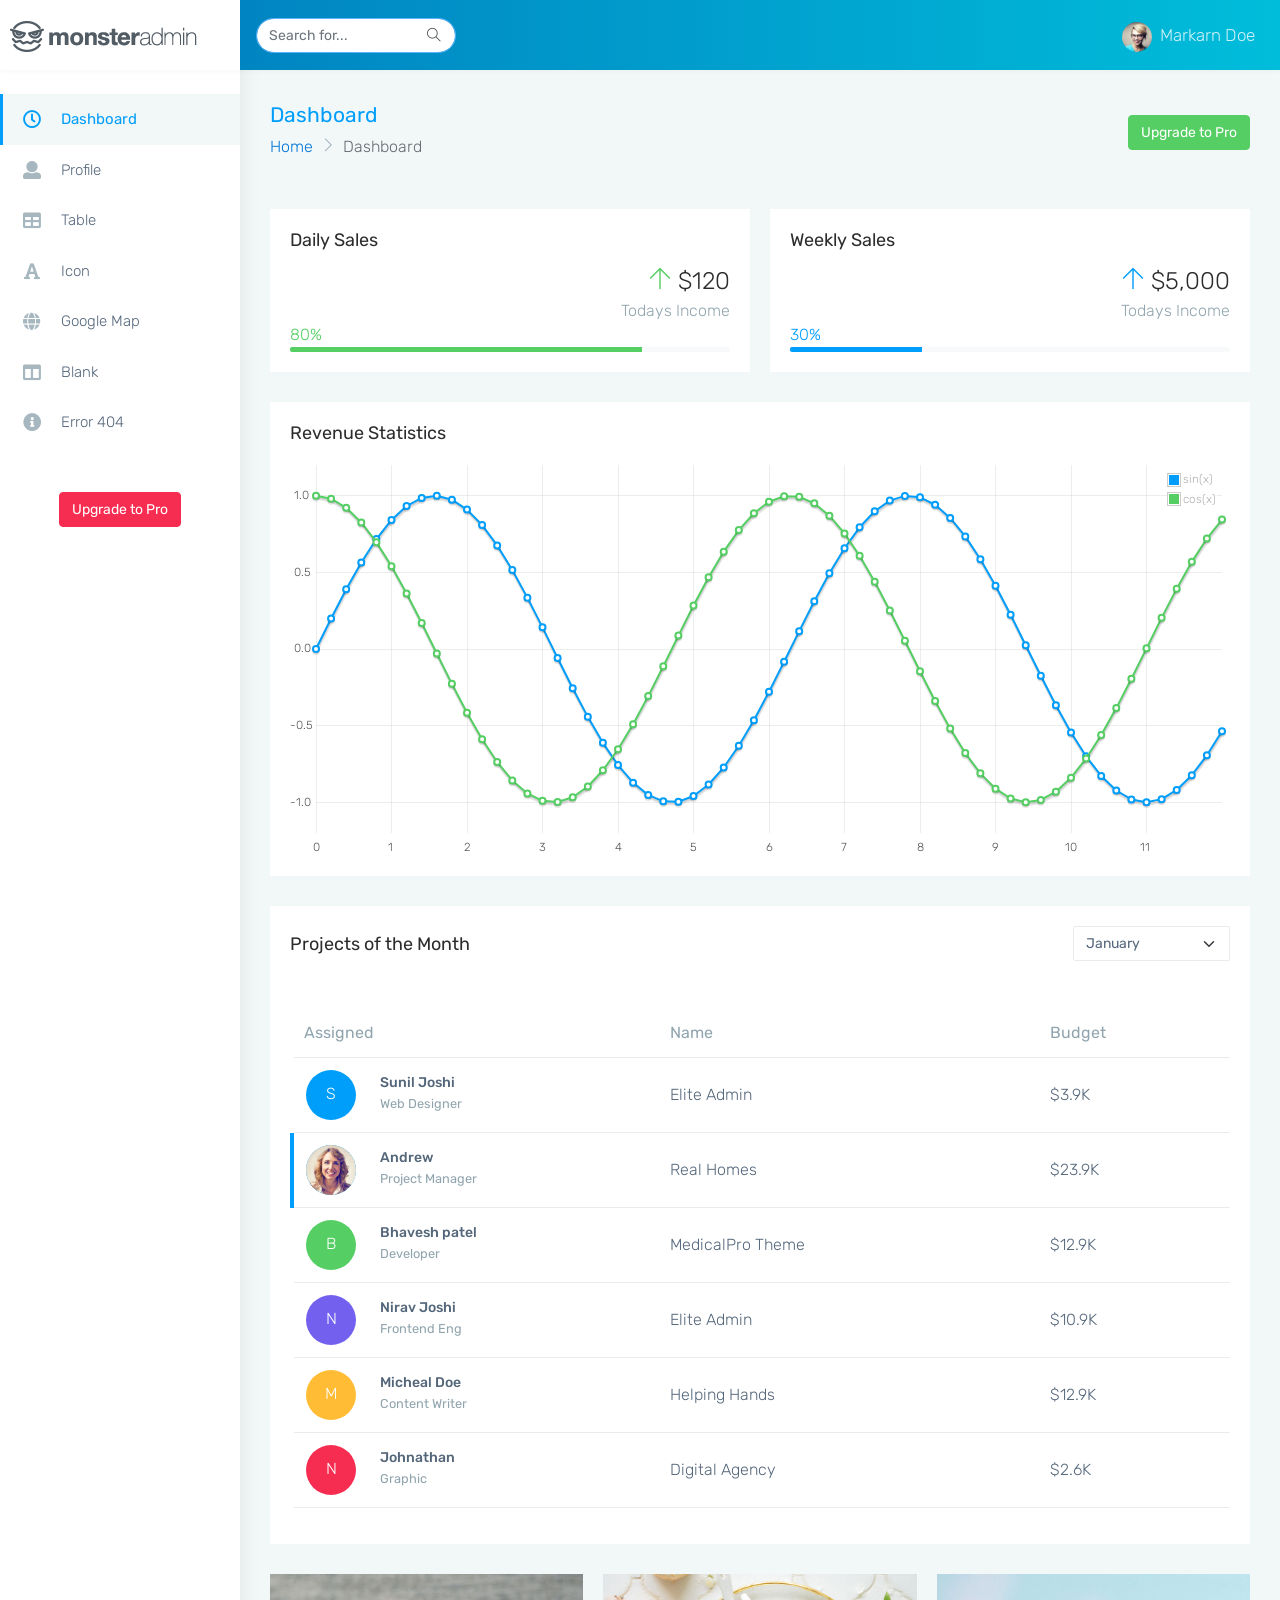
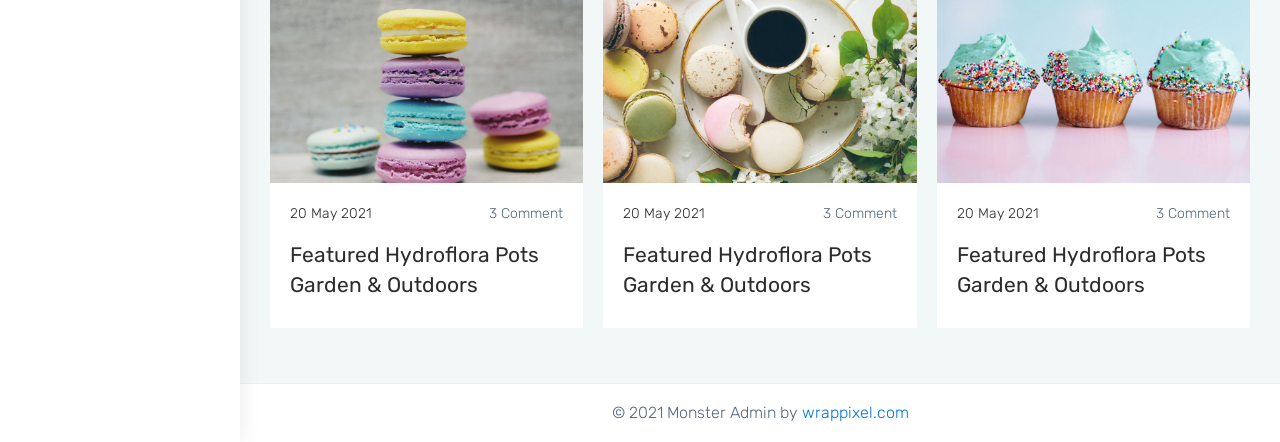
<file: sortByLevels/learnProjects/monster-html/index.html>
<!DOCTYPE html>
<html dir="ltr" lang="en">

<head>
    <meta charset="utf-8">
    <meta http-equiv="X-UA-Compatible" content="IE=edge">
    <!-- Tell the browser to be responsive to screen width -->
    <meta name="viewport" content="width=device-width, initial-scale=1">
    <meta name="keywords"
        content="wrappixel, admin dashboard, html css dashboard, web dashboard, bootstrap 5 admin, bootstrap 5, css3 dashboard, bootstrap 5 dashboard, Monsterlite admin bootstrap 5 dashboard, frontend, responsive bootstrap 5 admin template, Monster admin lite design, Monster admin lite dashboard bootstrap 5 dashboard template">
    <meta name="description"
        content="Monster Lite is powerful and clean admin dashboard template, inpired from Bootstrap Framework">
    <meta name="robots" content="noindex,nofollow">
    <title>Monster Lite Template by WrapPixel</title>
    <link rel="canonical" href="https://www.wrappixel.com/templates/monster-admin-lite/" />
    <!-- Favicon icon -->
    <link rel="icon" type="image/png" sizes="16x16" href="../assets/images/favicon.png">
    <!-- Custom CSS -->
    <link href="../assets/plugins/chartist/dist/chartist.min.css" rel="stylesheet">
    <!-- Custom CSS -->
    <link href="css/style.min.css" rel="stylesheet">
    <!-- HTML5 Shim and Respond.js IE8 support of HTML5 elements and media queries -->
    <!-- WARNING: Respond.js doesn't work if you view the page via file:// -->
    <!--[if lt IE 9]>
    <script src="https://oss.maxcdn.com/libs/html5shiv/3.7.0/html5shiv.js"></script>
    <script src="https://oss.maxcdn.com/libs/respond.js/1.4.2/respond.min.js"></script>
<![endif]-->
</head>

<body>
    <!-- ============================================================== -->
    <!-- Preloader - style you can find in spinners.css -->
    <!-- ============================================================== -->
    <div class="preloader">
        <div class="lds-ripple">
            <div class="lds-pos"></div>
            <div class="lds-pos"></div>
        </div>
    </div>
    <!-- ============================================================== -->
    <!-- Main wrapper - style you can find in pages.scss -->
    <!-- ============================================================== -->
    <div id="main-wrapper" data-layout="vertical" data-navbarbg="skin6" data-sidebartype="full"
        data-sidebar-position="absolute" data-header-position="absolute" data-boxed-layout="full">
        <!-- ============================================================== -->
        <!-- Topbar header - style you can find in pages.scss -->
        <!-- ============================================================== -->
        <header class="topbar" data-navbarbg="skin6">
            <nav class="navbar top-navbar navbar-expand-md navbar-dark">
                <div class="navbar-header" data-logobg="skin6">
                    <!-- ============================================================== -->
                    <!-- Logo -->
                    <!-- ============================================================== -->
                    <a class="navbar-brand" href="index.html">
                        <!-- Logo icon -->
                        <b class="logo-icon">
                            <!--You can put here icon as well // <i class="wi wi-sunset"></i> //-->
                            <!-- Dark Logo icon -->
                            <img src="../assets/images/logo-icon.png" alt="homepage" class="dark-logo" />

                        </b>
                        <!--End Logo icon -->
                        <!-- Logo text -->
                        <span class="logo-text">
                            <!-- dark Logo text -->
                            <img src="../assets/images/logo-text.png" alt="homepage" class="dark-logo" />

                        </span>
                    </a>
                    <!-- ============================================================== -->
                    <!-- End Logo -->
                    <!-- ============================================================== -->
                    <!-- ============================================================== -->
                    <!-- toggle and nav items -->
                    <!-- ============================================================== -->
                    <a class="nav-toggler waves-effect waves-light text-dark d-block d-md-none"
                        href="javascript:void(0)"><i class="ti-menu ti-close"></i></a>
                </div>
                <!-- ============================================================== -->
                <!-- End Logo -->
                <!-- ============================================================== -->
                <div class="navbar-collapse collapse" id="navbarSupportedContent" data-navbarbg="skin5">
                    
                    <!-- ============================================================== -->
                    <!-- toggle and nav items -->
                    <!-- ============================================================== -->
                    <ul class="navbar-nav me-auto mt-md-0 ">
                        <!-- ============================================================== -->
                        <!-- Search -->
                        <!-- ============================================================== -->

                        <li class="nav-item hidden-sm-down">
                            <form class="app-search ps-3">
                                <input type="text" class="form-control" placeholder="Search for..."> <a
                                    class="srh-btn"><i class="ti-search"></i></a>
                            </form>
                        </li>
                    </ul>

                    <!-- ============================================================== -->
                    <!-- Right side toggle and nav items -->
                    <!-- ============================================================== -->
                    <ul class="navbar-nav">
                        <!-- ============================================================== -->
                        <!-- User profile and search -->
                        <!-- ============================================================== -->
                        <li class="nav-item dropdown">
                            <a class="nav-link dropdown-toggle waves-effect waves-dark" href="#" id="navbarDropdown" role="button" data-bs-toggle="dropdown" aria-expanded="false">
                                <img src="../assets/images/users/1.jpg" alt="user" class="profile-pic me-2">Markarn Doe
                            </a>
                            <ul class="dropdown-menu show" aria-labelledby="navbarDropdown"></ul>
                        </li>
                    </ul>
                </div>
            </nav>
        </header>
        <!-- ============================================================== -->
        <!-- End Topbar header -->
        <!-- ============================================================== -->
        <!-- ============================================================== -->
        <!-- Left Sidebar - style you can find in sidebar.scss  -->
        <!-- ============================================================== -->
        <aside class="left-sidebar" data-sidebarbg="skin6">
            <!-- Sidebar scroll-->
            <div class="scroll-sidebar">
                <!-- Sidebar navigation-->
                <nav class="sidebar-nav">
                    <ul id="sidebarnav">
                        <!-- User Profile-->
                        <li class="sidebar-item"> <a class="sidebar-link waves-effect waves-dark sidebar-link"
                                href="index.html" aria-expanded="false"><i class="me-3 far fa-clock fa-fw"
                                    aria-hidden="true"></i><span class="hide-menu">Dashboard</span></a></li>
                        <li class="sidebar-item"> <a class="sidebar-link waves-effect waves-dark sidebar-link"
                                href="pages-profile.html" aria-expanded="false">
                                <i class="me-3 fa fa-user" aria-hidden="true"></i><span
                                    class="hide-menu">Profile</span></a>
                        </li>
                        <li class="sidebar-item"> <a class="sidebar-link waves-effect waves-dark sidebar-link"
                                href="table-basic.html" aria-expanded="false"><i class="me-3 fa fa-table"
                                    aria-hidden="true"></i><span class="hide-menu">Table</span></a></li>
                        <li class="sidebar-item"> <a class="sidebar-link waves-effect waves-dark sidebar-link"
                                href="icon-fontawesome.html" aria-expanded="false"><i class="me-3 fa fa-font"
                                    aria-hidden="true"></i><span class="hide-menu">Icon</span></a></li>
                        <li class="sidebar-item"> <a class="sidebar-link waves-effect waves-dark sidebar-link"
                                href="map-google.html" aria-expanded="false"><i class="me-3 fa fa-globe"
                                    aria-hidden="true"></i><span class="hide-menu">Google Map</span></a></li>
                        <li class="sidebar-item"> <a class="sidebar-link waves-effect waves-dark sidebar-link"
                                href="blank.html" aria-expanded="false"><i class="me-3 fa fa-columns"
                                    aria-hidden="true"></i><span class="hide-menu">Blank</span></a></li>
                        <li class="sidebar-item"> <a class="sidebar-link waves-effect waves-dark sidebar-link"
                                href="404.html" aria-expanded="false"><i class="me-3 fa fa-info-circle"
                                    aria-hidden="true"></i><span class="hide-menu">Error 404</span></a></li>
                        <li class="text-center p-20 upgrade-btn">
                            <a href="https://www.wrappixel.com/templates/monsteradmin/"
                                class="btn btn-danger text-white mt-4" target="_blank">Upgrade to
                                Pro</a>
                        </li>
                    </ul>

                </nav>
                <!-- End Sidebar navigation -->
            </div>
            <!-- End Sidebar scroll-->
        </aside>
        <!-- ============================================================== -->
        <!-- End Left Sidebar - style you can find in sidebar.scss  -->
        <!-- ============================================================== -->
        <!-- ============================================================== -->
        <!-- Page wrapper  -->
        <!-- ============================================================== -->
        <div class="page-wrapper">
            <!-- ============================================================== -->
            <!-- Bread crumb and right sidebar toggle -->
            <!-- ============================================================== -->
            <div class="page-breadcrumb">
                <div class="row align-items-center">
                    <div class="col-md-6 col-8 align-self-center">
                        <h3 class="page-title mb-0 p-0">Dashboard</h3>
                        <div class="d-flex align-items-center">
                            <nav aria-label="breadcrumb">
                                <ol class="breadcrumb">
                                    <li class="breadcrumb-item"><a href="#">Home</a></li>
                                    <li class="breadcrumb-item active" aria-current="page">Dashboard</li>
                                </ol>
                            </nav>
                        </div>
                    </div>
                    <div class="col-md-6 col-4 align-self-center">
                        <div class="text-end upgrade-btn">
                            <a href="https://www.wrappixel.com/templates/monsteradmin/"
                                class="btn btn-success d-none d-md-inline-block text-white" target="_blank">Upgrade to
                                Pro</a>
                        </div>
                    </div>
                </div>
            </div>
            <!-- ============================================================== -->
            <!-- End Bread crumb and right sidebar toggle -->
            <!-- ============================================================== -->
            <!-- ============================================================== -->
            <!-- Container fluid  -->
            <!-- ============================================================== -->
            <div class="container-fluid">
                <!-- ============================================================== -->
                <!-- Sales chart -->
                <!-- ============================================================== -->
                <div class="row">
                    <!-- Column -->
                    <div class="col-sm-6">
                        <div class="card">
                            <div class="card-body">
                                <h4 class="card-title">Daily Sales</h4>
                                <div class="text-end">
                                    <h2 class="font-light mb-0"><i class="ti-arrow-up text-success"></i> $120</h2>
                                    <span class="text-muted">Todays Income</span>
                                </div>
                                <span class="text-success">80%</span>
                                <div class="progress">
                                    <div class="progress-bar bg-success" role="progressbar"
                                        style="width: 80%; height: 6px;" aria-valuenow="25" aria-valuemin="0"
                                        aria-valuemax="100"></div>
                                </div>
                            </div>
                        </div>
                    </div>
                    <!-- Column -->
                    <!-- Column -->
                    <div class="col-sm-6">
                        <div class="card">
                            <div class="card-body">
                                <h4 class="card-title">Weekly Sales</h4>
                                <div class="text-end">
                                    <h2 class="font-light mb-0"><i class="ti-arrow-up text-info"></i> $5,000</h2>
                                    <span class="text-muted">Todays Income</span>
                                </div>
                                <span class="text-info">30%</span>
                                <div class="progress">
                                    <div class="progress-bar bg-info" role="progressbar"
                                        style="width: 30%; height: 6px;" aria-valuenow="25" aria-valuemin="0"
                                        aria-valuemax="100"></div>
                                </div>
                            </div>
                        </div>
                    </div>
                    <!-- Column -->
                </div>
                <!-- ============================================================== -->
                <!-- Sales chart -->
                <!-- ============================================================== -->
                <div class="row">
                    <!-- column -->
                    <div class="col-sm-12">
                        <div class="card">
                            <div class="card-body">
                                <h4 class="card-title">Revenue Statistics</h4>
                                <div class="flot-chart">
                                    <div class="flot-chart-content " id="flot-line-chart"
                                        style="padding: 0px; position: relative;">
                                        <canvas class="flot-base w-100" height="400"></canvas>
                                    </div>
                                </div>
                            </div>
                        </div>
                    </div>
                    <!-- column -->
                </div>
                <!-- ============================================================== -->
                <!-- Table -->
                <!-- ============================================================== -->
                <div class="row">
                    <div class="col-sm-12">
                        <div class="card">
                            <div class="card-body">
                                <div class="d-md-flex">
                                    <h4 class="card-title col-md-10 mb-md-0 mb-3 align-self-center">Projects of the Month</h4>
                                    <div class="col-md-2 ms-auto">
                                        <select class="form-select shadow-none col-md-2 ml-auto">
                                            <option selected>January</option>
                                            <option value="1">February</option>
                                            <option value="2">March</option>
                                            <option value="3">April</option>
                                        </select>
                                    </div>
                                </div>
                                <div class="table-responsive mt-5">
                                    <table class="table stylish-table no-wrap">
                                        <thead>
                                            <tr>
                                                <th class="border-top-0" colspan="2">Assigned</th>
                                                <th class="border-top-0">Name</th>
                                                <th class="border-top-0">Budget</th>
                                            </tr>
                                        </thead>
                                        <tbody>
                                            <tr>
                                                <td style="width:50px;"><span class="round">S</span></td>
                                                <td class="align-middle">
                                                    <h6>Sunil Joshi</h6><small class="text-muted">Web Designer</small>
                                                </td>
                                                <td class="align-middle">Elite Admin</td>
                                                <td class="align-middle">$3.9K</td>
                                            </tr>
                                            <tr class="active">
                                                <td><span class="round"><img src="../assets/images/users/2.jpg"
                                                            alt="user" width="50"></span></td>
                                                <td class="align-middle">
                                                    <h6>Andrew</h6><small class="text-muted">Project Manager</small>
                                                </td>
                                                <td class="align-middle">Real Homes</td>
                                                <td class="align-middle">$23.9K</td>
                                            </tr>
                                            <tr>
                                                <td><span class="round round-success">B</span></td>
                                                <td class="align-middle">
                                                    <h6>Bhavesh patel</h6><small class="text-muted">Developer</small>
                                                </td>
                                                <td class="align-middle">MedicalPro Theme</td>
                                                <td class="align-middle">$12.9K</td>
                                            </tr>
                                            <tr>
                                                <td><span class="round round-primary">N</span></td>
                                                <td class="align-middle">
                                                    <h6>Nirav Joshi</h6><small class="text-muted">Frontend Eng</small>
                                                </td>
                                                <td class="align-middle">Elite Admin</td>
                                                <td class="align-middle">$10.9K</td>
                                            </tr>
                                            <tr>
                                                <td><span class="round round-warning">M</span></td>
                                                <td class="align-middle">
                                                    <h6>Micheal Doe</h6><small class="text-muted">Content Writer</small>
                                                </td>
                                                <td class="align-middle">Helping Hands</td>
                                                <td class="align-middle">$12.9K</td>
                                            </tr>
                                            <tr>
                                                <td><span class="round round-danger">N</span></td>
                                                <td class="align-middle">
                                                    <h6>Johnathan</h6><small class="text-muted">Graphic</small>
                                                </td>
                                                <td class="align-middle">Digital Agency</td>
                                                <td class="align-middle">$2.6K</td>
                                            </tr>
                                        </tbody>
                                    </table>
                                </div>
                            </div>
                        </div>
                    </div>
                </div>
                <!-- ============================================================== -->
                <!-- Table -->
                <!-- ============================================================== -->
                <!-- ============================================================== -->
                <!-- Recent blogss -->
                <!-- ============================================================== -->
                <div class="row justify-content-center">
                    <!-- Column -->
                    <div class="col-lg-4 col-md-6">
                        <div class="card">
                            <img class="card-img-top img-responsive" src="../assets/images/big/img1.jpg" alt="Card">
                            <div class="card-body">
                                <ul class="list-inline d-flex align-items-center">
                                    <li class="ps-0">20 May 2021</li>
                                    <li class="ms-auto"><a href="javascript:void(0)" class="link">3 Comment</a></li>
                                </ul>
                                <h3 class="font-normal">Featured Hydroflora Pots Garden &amp; Outdoors</h3>
                            </div>
                        </div>
                    </div>
                    <!-- Column -->
                    <!-- Column -->
                    <div class="col-lg-4 col-md-6">
                        <div class="card">
                            <img class="card-img-top img-responsive" src="../assets/images/big/img2.jpg" alt="Card">
                            <div class="card-body">
                                <ul class="list-inline d-flex align-items-center">
                                    <li class="ps-0">20 May 2021</li>
                                    <li class="ms-auto"><a href="javascript:void(0)" class="link">3 Comment</a></li>
                                </ul>
                                <h3 class="font-normal">Featured Hydroflora Pots Garden &amp; Outdoors</h3>
                            </div>
                        </div>
                    </div>
                    <!-- Column -->
                    <!-- Column -->
                    <div class="col-lg-4 col-md-6">
                        <div class="card">
                            <img class="card-img-top img-responsive" src="../assets/images/big/img4.jpg" alt="Card">
                            <div class="card-body">
                                <ul class="list-inline d-flex align-items-center">
                                    <li class="ps-0">20 May 2021</li>
                                    <li class="ms-auto"><a href="javascript:void(0)" class="link">3 Comment</a></li>
                                </ul>
                                <h3 class="font-normal">Featured Hydroflora Pots Garden &amp; Outdoors</h3>
                            </div>
                        </div>
                    </div>
                    <!-- Column -->
                </div>
                <!-- ============================================================== -->
                <!-- Recent blogss -->
                <!-- ============================================================== -->
            </div>
            <!-- ============================================================== -->
            <!-- End Container fluid  -->
            <!-- ============================================================== -->
            <!-- ============================================================== -->
            <!-- footer -->
            <!-- ============================================================== -->
            <footer class="footer text-center">
                © 2021 Monster Admin by <a href="https://www.wrappixel.com/">wrappixel.com</a>
            </footer>
            <!-- ============================================================== -->
            <!-- End footer -->
            <!-- ============================================================== -->
        </div>
        <!-- ============================================================== -->
        <!-- End Page wrapper  -->
        <!-- ============================================================== -->
    </div>
    <!-- ============================================================== -->
    <!-- End Wrapper -->
    <!-- ============================================================== -->
    <!-- ============================================================== -->
    <!-- All Jquery -->
    <!-- ============================================================== -->
    <script src="../assets/plugins/jquery/dist/jquery.min.js"></script>
    <!-- Bootstrap tether Core JavaScript -->
    <script src="../assets/plugins/bootstrap/dist/js/bootstrap.bundle.min.js"></script>
    <script src="js/app-style-switcher.js"></script>
    <!--Wave Effects -->
    <script src="js/waves.js"></script>
    <!--Menu sidebar -->
    <script src="js/sidebarmenu.js"></script>
    <!--Custom JavaScript -->
    <script src="js/custom.js"></script>
    <!--This page JavaScript -->
    <!--flot chart-->
    <script src="../assets/plugins/flot/jquery.flot.js"></script>
    <script src="../assets/plugins/flot.tooltip/js/jquery.flot.tooltip.min.js"></script>
    <script src="js/pages/dashboards/dashboard1.js"></script>
</body>

</html>
</file>
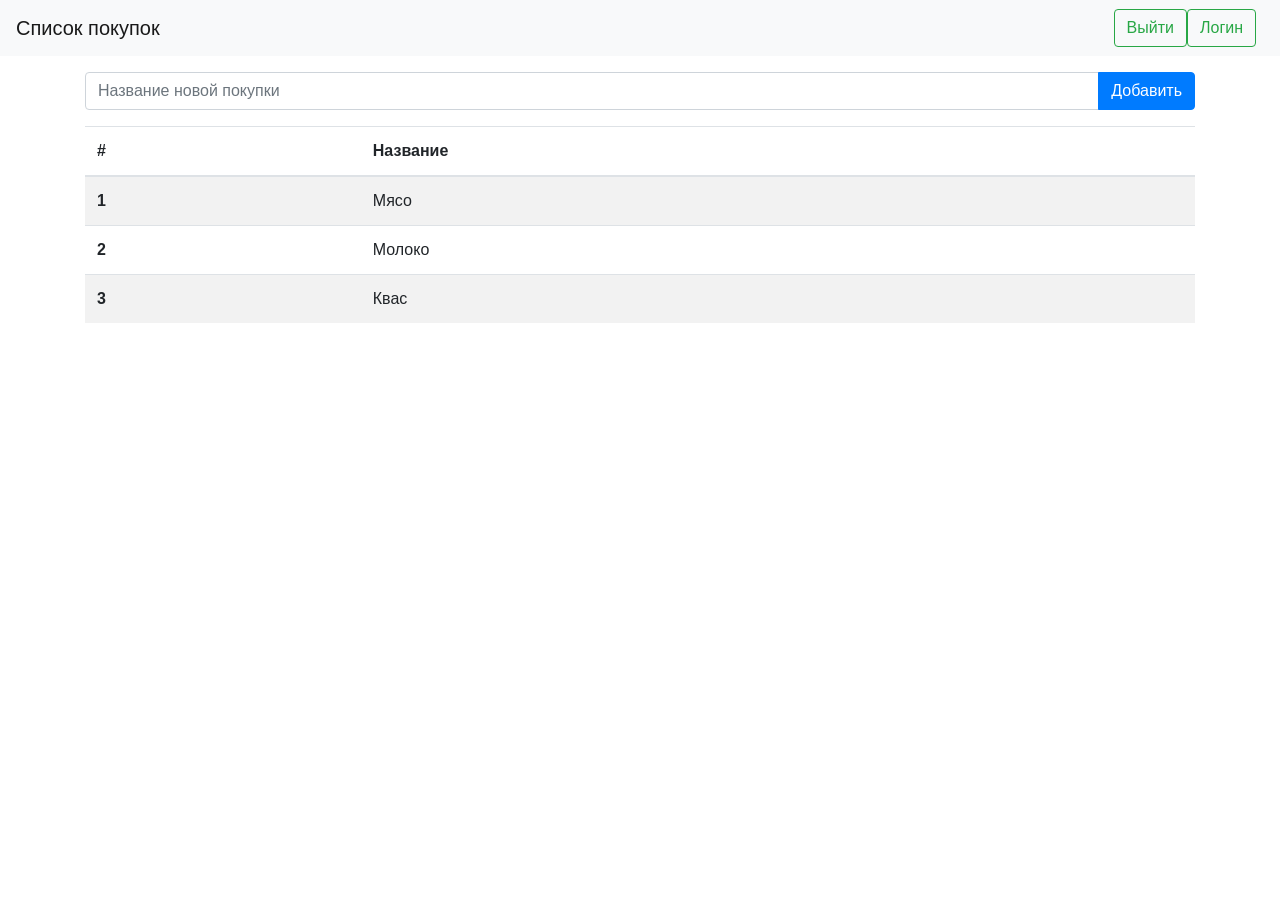
<file: sortByName/projectsSpringSecurity/geek-shopping-list-master/html/index.html>
<!doctype html>
<html lang="ru">
<head>
    <!-- Required meta tags -->
    <meta charset="utf-8">
    <meta name="viewport" content="width=device-width, initial-scale=1, shrink-to-fit=no">

    <!-- Bootstrap CSS -->
    <link rel="stylesheet" href="https://maxcdn.bootstrapcdn.com/bootstrap/4.0.0/css/bootstrap.min.css" integrity="sha384-Gn5384xqQ1aoWXA+058RXPxPg6fy4IWvTNh0E263XmFcJlSAwiGgFAW/dAiS6JXm" crossorigin="anonymous">

    <title>Список покупок</title>
</head>
<body>

<nav class="navbar navbar-expand-lg navbar-light bg-light">
    <a class="navbar-brand" href="#">Список покупок</a>

    <button class="navbar-toggler" type="button" data-toggle="collapse" data-target="#navbarSupportedContent"
            aria-controls="navbarSupportedContent" aria-expanded="false" aria-label="Toggle navigation">
        <span class="navbar-toggler-icon"></span>
    </button>

    <div class="collapse navbar-collapse" id="navbarSupportedContent">
        <ul class="navbar-nav mr-auto">
        </ul>

        <form class="form-inline my-2 my-lg-0" action="#" method="post">
            <button class="btn btn-outline-success my-2 my-sm-0">Выйти</button>
        </form>
        <div class="form-inline my-2 my-lg-0">
            <a class="btn btn-outline-success my-2 mr-2 my-sm-0" href="login.html">Логин</a>
        </div>
    </div>
</nav>


<div class="container">
    <form method="post" action="#">
        <div class="input-group mb-3 mt-3">
            <input type="text" class="form-control" placeholder="Название новой покупки" aria-label="Название новой покупки" aria-describedby="basic-addon2">
            <div class="input-group-append">
                <button class="btn btn-primary" type="submit">Добавить</button>
            </div>
        </div>
    </form>

    <table class="table table-striped">
        <thead>
        <tr>
            <th scope="col">#</th>
            <th scope="col">Название</th>
        </tr>
        </thead>
        <tbody>
        <tr>
            <th scope="row">1</th>
            <td>Мясо</td>
        </tr>
        <tr>
            <th scope="row">2</th>
            <td>Молоко</td>
        </tr>
        <tr>
            <th scope="row">3</th>
            <td>Квас</td>
        </tr>
        </tbody>
    </table>
</div>



<!-- Optional JavaScript -->
<!-- jQuery first, then Popper.js, then Bootstrap JS -->
<script src="https://code.jquery.com/jquery-3.2.1.slim.min.js" integrity="sha384-KJ3o2DKtIkvYIK3UENzmM7KCkRr/rE9/Qpg6aAZGJwFDMVNA/GpGFF93hXpG5KkN" crossorigin="anonymous"></script>
<script src="https://cdnjs.cloudflare.com/ajax/libs/popper.js/1.12.9/umd/popper.min.js" integrity="sha384-ApNbgh9B+Y1QKtv3Rn7W3mgPxhU9K/ScQsAP7hUibX39j7fakFPskvXusvfa0b4Q" crossorigin="anonymous"></script>
<script src="https://maxcdn.bootstrapcdn.com/bootstrap/4.0.0/js/bootstrap.min.js" integrity="sha384-JZR6Spejh4U02d8jOt6vLEHfe/JQGiRRSQQxSfFWpi1MquVdAyjUar5+76PVCmYl" crossorigin="anonymous"></script>
</body>
</html>
</file>
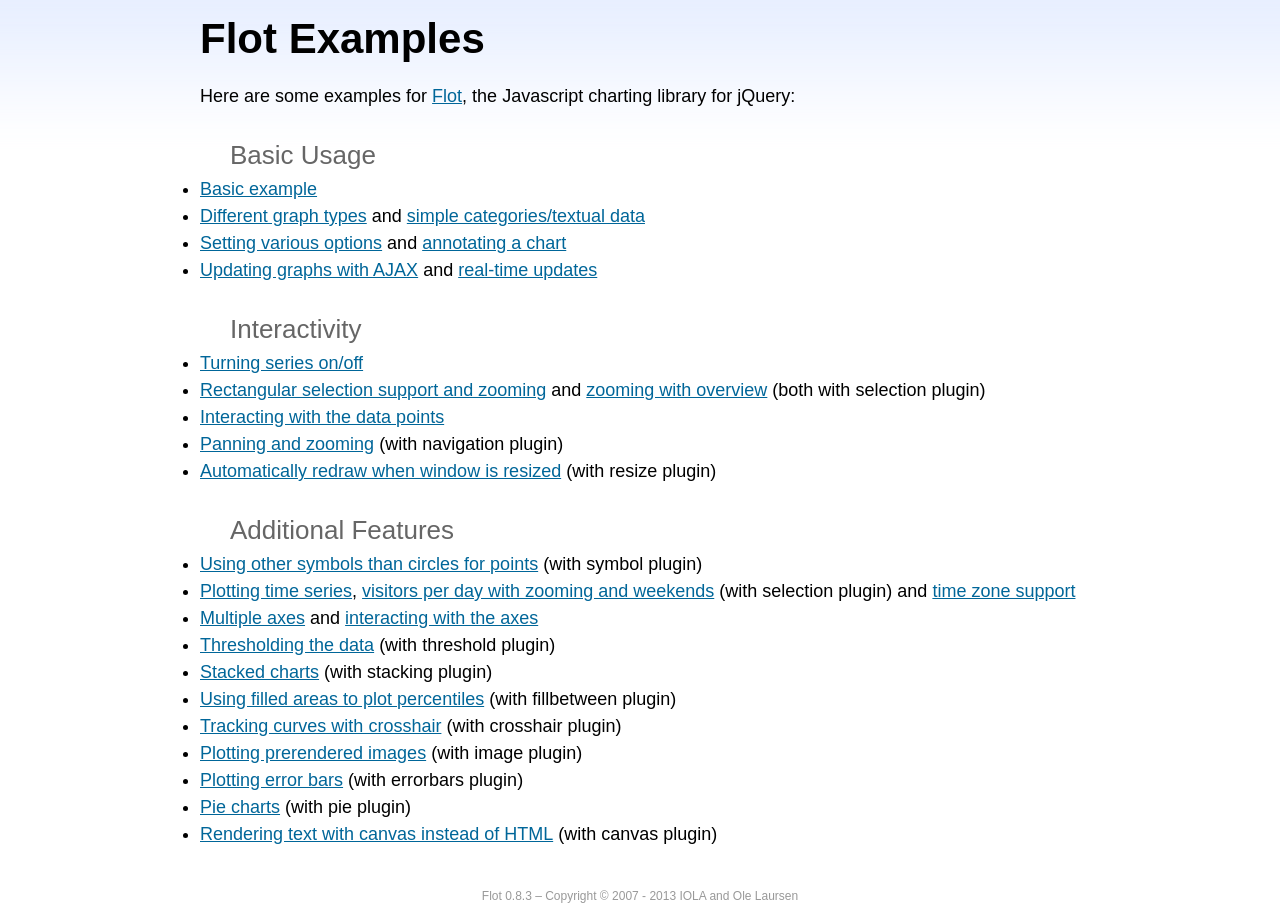
<file: sortByLevels/learnProjects/assets/plugins/flot/examples/index.html>
<!DOCTYPE html PUBLIC "-//W3C//DTD HTML 4.01//EN" "http://www.w3.org/TR/html4/strict.dtd">
<html>
<head>
	<meta http-equiv="Content-Type" content="text/html; charset=utf-8">
	<title>Flot Examples</title>
	<link href="examples.css" rel="stylesheet" type="text/css">
	<style>

	h3 {
		margin-top: 30px;
		margin-bottom: 5px;
	}

	</style>
	<script language="javascript" type="text/javascript" src="../jquery.js"></script>
	<script language="javascript" type="text/javascript" src="../jquery.flot.js"></script>
	<script type="text/javascript">

	$(function() {

		// Add the Flot version string to the footer

		$("#footer").prepend("Flot " + $.plot.version + " &ndash; ");
	});

	</script>
</head>
<body>

	<div id="header">
		<h2>Flot Examples</h2>
	</div>

	<div id="content">

		<p>Here are some examples for <a href="http://www.flotcharts.org">Flot</a>, the Javascript charting library for jQuery:</p>

		<h3>Basic Usage</h3>

		<ul>
			<li><a href="basic-usage/index.html">Basic example</a></li>
			<li><a href="series-types/index.html">Different graph types</a> and <a href="categories/index.html">simple categories/textual data</a></li>
			<li><a href="basic-options/index.html">Setting various options</a> and <a href="annotating/index.html">annotating a chart</a></li>
			<li><a href="ajax/index.html">Updating graphs with AJAX</a> and <a href="realtime/index.html">real-time updates</a></li>
		</ul>

		<h3>Interactivity</h3>

		<ul>
			<li><a href="series-toggle/index.html">Turning series on/off</a></li>
			<li><a href="selection/index.html">Rectangular selection support and zooming</a> and <a href="zooming/index.html">zooming with overview</a> (both with selection plugin)</li>
			<li><a href="interacting/index.html">Interacting with the data points</a></li>
			<li><a href="navigate/index.html">Panning and zooming</a> (with navigation plugin)</li>
			<li><a href="resize/index.html">Automatically redraw when window is resized</a> (with resize plugin)</li>
		</ul>

		<h3>Additional Features</h3>

		<ul>
			<li><a href="symbols/index.html">Using other symbols than circles for points</a> (with symbol plugin)</li>
			<li><a href="axes-time/index.html">Plotting time series</a>, <a href="visitors/index.html">visitors per day with zooming and weekends</a> (with selection plugin) and <a href="axes-time-zones/index.html">time zone support</a></li>
			<li><a href="axes-multiple/index.html">Multiple axes</a> and <a href="axes-interacting/index.html">interacting with the axes</a></li>
			<li><a href="threshold/index.html">Thresholding the data</a> (with threshold plugin)</li>
			<li><a href="stacking/index.html">Stacked charts</a> (with stacking plugin)</li>
			<li><a href="percentiles/index.html">Using filled areas to plot percentiles</a> (with fillbetween plugin)</li>
			<li><a href="tracking/index.html">Tracking curves with crosshair</a> (with crosshair plugin)</li>
			<li><a href="image/index.html">Plotting prerendered images</a> (with image plugin)</li>
			<li><a href="series-errorbars/index.html">Plotting error bars</a> (with errorbars plugin)</li>
			<li><a href="series-pie/index.html">Pie charts</a> (with pie plugin)</li>
			<li><a href="canvas/index.html">Rendering text with canvas instead of HTML</a> (with canvas plugin)</li>
		</ul>

	</div>

	<div id="footer">
		Copyright &copy; 2007 - 2013 IOLA and Ole Laursen
	</div>

</body>
</html>
</file>
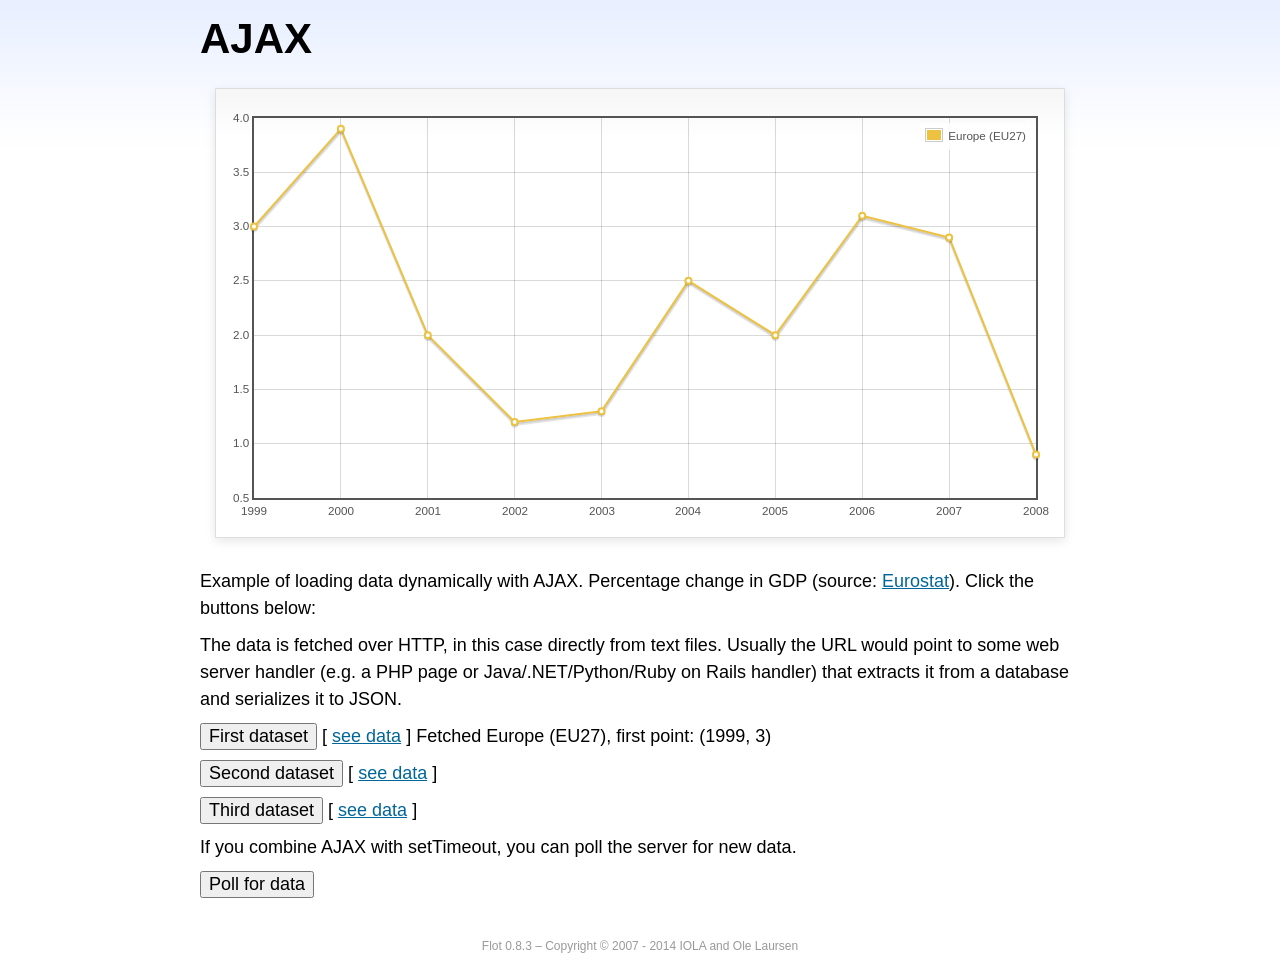
<file: sortByLevels/learnProjects/assets/plugins/flot/examples/ajax/index.html>
<!DOCTYPE html PUBLIC "-//W3C//DTD HTML 4.01//EN" "http://www.w3.org/TR/html4/strict.dtd">
<html>
<head>
	<meta http-equiv="Content-Type" content="text/html; charset=utf-8">
	<title>Flot Examples: AJAX</title>
	<link href="../examples.css" rel="stylesheet" type="text/css">
	<!--[if lte IE 8]><script language="javascript" type="text/javascript" src="../../excanvas.min.js"></script><![endif]-->
	<script language="javascript" type="text/javascript" src="../../jquery.js"></script>
	<script language="javascript" type="text/javascript" src="../../jquery.flot.js"></script>
	<script type="text/javascript">

	$(function() {

		var options = {
			lines: {
				show: true
			},
			points: {
				show: true
			},
			xaxis: {
				tickDecimals: 0,
				tickSize: 1
			}
		};

		var data = [];

		$.plot("#placeholder", data, options);

		// Fetch one series, adding to what we already have

		var alreadyFetched = {};

		$("button.fetchSeries").click(function () {

			var button = $(this);

			// Find the URL in the link right next to us, then fetch the data

			var dataurl = button.siblings("a").attr("href");

			function onDataReceived(series) {

				// Extract the first coordinate pair; jQuery has parsed it, so
				// the data is now just an ordinary JavaScript object

				var firstcoordinate = "(" + series.data[0][0] + ", " + series.data[0][1] + ")";
				button.siblings("span").text("Fetched " + series.label + ", first point: " + firstcoordinate);

				// Push the new data onto our existing data array

				if (!alreadyFetched[series.label]) {
					alreadyFetched[series.label] = true;
					data.push(series);
				}

				$.plot("#placeholder", data, options);
			}

			$.ajax({
				url: dataurl,
				type: "GET",
				dataType: "json",
				success: onDataReceived
			});
		});

		// Initiate a recurring data update

		$("button.dataUpdate").click(function () {

			data = [];
			alreadyFetched = {};

			$.plot("#placeholder", data, options);

			var iteration = 0;

			function fetchData() {

				++iteration;

				function onDataReceived(series) {

					// Load all the data in one pass; if we only got partial
					// data we could merge it with what we already have.

					data = [ series ];
					$.plot("#placeholder", data, options);
				}

				// Normally we call the same URL - a script connected to a
				// database - but in this case we only have static example
				// files, so we need to modify the URL.

				$.ajax({
					url: "data-eu-gdp-growth-" + iteration + ".json",
					type: "GET",
					dataType: "json",
					success: onDataReceived
				});

				if (iteration < 5) {
					setTimeout(fetchData, 1000);
				} else {
					data = [];
					alreadyFetched = {};
				}
			}

			setTimeout(fetchData, 1000);
		});

		// Load the first series by default, so we don't have an empty plot

		$("button.fetchSeries:first").click();

		// Add the Flot version string to the footer

		$("#footer").prepend("Flot " + $.plot.version + " &ndash; ");
	});

	</script>
</head>
<body>

	<div id="header">
		<h2>AJAX</h2>
	</div>

	<div id="content">

		<div class="demo-container">
			<div id="placeholder" class="demo-placeholder"></div>
		</div>

		<p>Example of loading data dynamically with AJAX. Percentage change in GDP (source: <a href="http://epp.eurostat.ec.europa.eu/tgm/table.do?tab=table&init=1&plugin=1&language=en&pcode=tsieb020">Eurostat</a>). Click the buttons below:</p>

		<p>The data is fetched over HTTP, in this case directly from text files. Usually the URL would point to some web server handler (e.g. a PHP page or Java/.NET/Python/Ruby on Rails handler) that extracts it from a database and serializes it to JSON.</p>

		<p>
			<button class="fetchSeries">First dataset</button>
			[ <a href="data-eu-gdp-growth.json">see data</a> ]
			<span></span>
		</p>

		<p>
			<button class="fetchSeries">Second dataset</button>
			[ <a href="data-japan-gdp-growth.json">see data</a> ]
			<span></span>
		</p>

		<p>
			<button class="fetchSeries">Third dataset</button>
			[ <a href="data-usa-gdp-growth.json">see data</a> ]
			<span></span>
		</p>

		<p>If you combine AJAX with setTimeout, you can poll the server for new data.</p>

		<p>
			<button class="dataUpdate">Poll for data</button>
		</p>

	</div>

	<div id="footer">
		Copyright &copy; 2007 - 2014 IOLA and Ole Laursen
	</div>

</body>
</html>
</file>
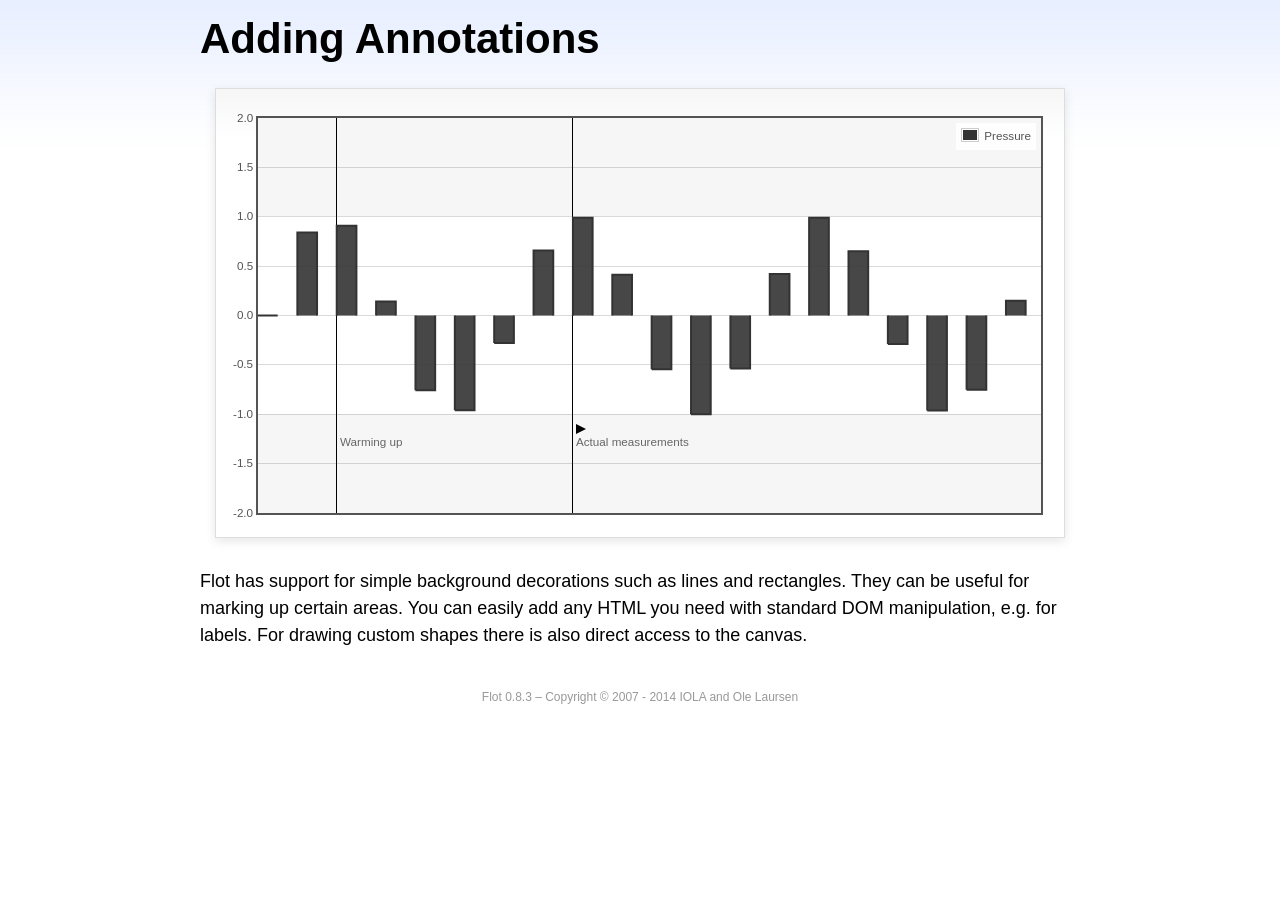
<file: sortByLevels/learnProjects/assets/plugins/flot/examples/annotating/index.html>
<!DOCTYPE html PUBLIC "-//W3C//DTD HTML 4.01//EN" "http://www.w3.org/TR/html4/strict.dtd">
<html>
<head>
	<meta http-equiv="Content-Type" content="text/html; charset=utf-8">
	<title>Flot Examples: Adding Annotations</title>
	<link href="../examples.css" rel="stylesheet" type="text/css">
	<!--[if lte IE 8]><script language="javascript" type="text/javascript" src="../../excanvas.min.js"></script><![endif]-->
	<script language="javascript" type="text/javascript" src="../../jquery.js"></script>
	<script language="javascript" type="text/javascript" src="../../jquery.flot.js"></script>
	<script type="text/javascript">

	$(function() {

		var d1 = [];
		for (var i = 0; i < 20; ++i) {
			d1.push([i, Math.sin(i)]);
		}

		var data = [{ data: d1, label: "Pressure", color: "#333" }];

		var markings = [
			{ color: "#f6f6f6", yaxis: { from: 1 } },
			{ color: "#f6f6f6", yaxis: { to: -1 } },
			{ color: "#000", lineWidth: 1, xaxis: { from: 2, to: 2 } },
			{ color: "#000", lineWidth: 1, xaxis: { from: 8, to: 8 } }
		];

		var placeholder = $("#placeholder");

		var plot = $.plot(placeholder, data, {
			bars: { show: true, barWidth: 0.5, fill: 0.9 },
			xaxis: { ticks: [], autoscaleMargin: 0.02 },
			yaxis: { min: -2, max: 2 },
			grid: { markings: markings }
		});

		var o = plot.pointOffset({ x: 2, y: -1.2});

		// Append it to the placeholder that Flot already uses for positioning

		placeholder.append("<div style='position:absolute;left:" + (o.left + 4) + "px;top:" + o.top + "px;color:#666;font-size:smaller'>Warming up</div>");

		o = plot.pointOffset({ x: 8, y: -1.2});
		placeholder.append("<div style='position:absolute;left:" + (o.left + 4) + "px;top:" + o.top + "px;color:#666;font-size:smaller'>Actual measurements</div>");

		// Draw a little arrow on top of the last label to demonstrate canvas
		// drawing

		var ctx = plot.getCanvas().getContext("2d");
		ctx.beginPath();
		o.left += 4;
		ctx.moveTo(o.left, o.top);
		ctx.lineTo(o.left, o.top - 10);
		ctx.lineTo(o.left + 10, o.top - 5);
		ctx.lineTo(o.left, o.top);
		ctx.fillStyle = "#000";
		ctx.fill();

		// Add the Flot version string to the footer

		$("#footer").prepend("Flot " + $.plot.version + " &ndash; ");
	});

	</script>
</head>
<body>

	<div id="header">
		<h2>Adding Annotations</h2>
	</div>

	<div id="content">

		<div class="demo-container">
			<div id="placeholder" class="demo-placeholder"></div>
		</div>

		<p>Flot has support for simple background decorations such as lines and rectangles. They can be useful for marking up certain areas. You can easily add any HTML you need with standard DOM manipulation, e.g. for labels. For drawing custom shapes there is also direct access to the canvas.</p>

	</div>

	<div id="footer">
		Copyright &copy; 2007 - 2014 IOLA and Ole Laursen
	</div>

</body>
</html>
</file>
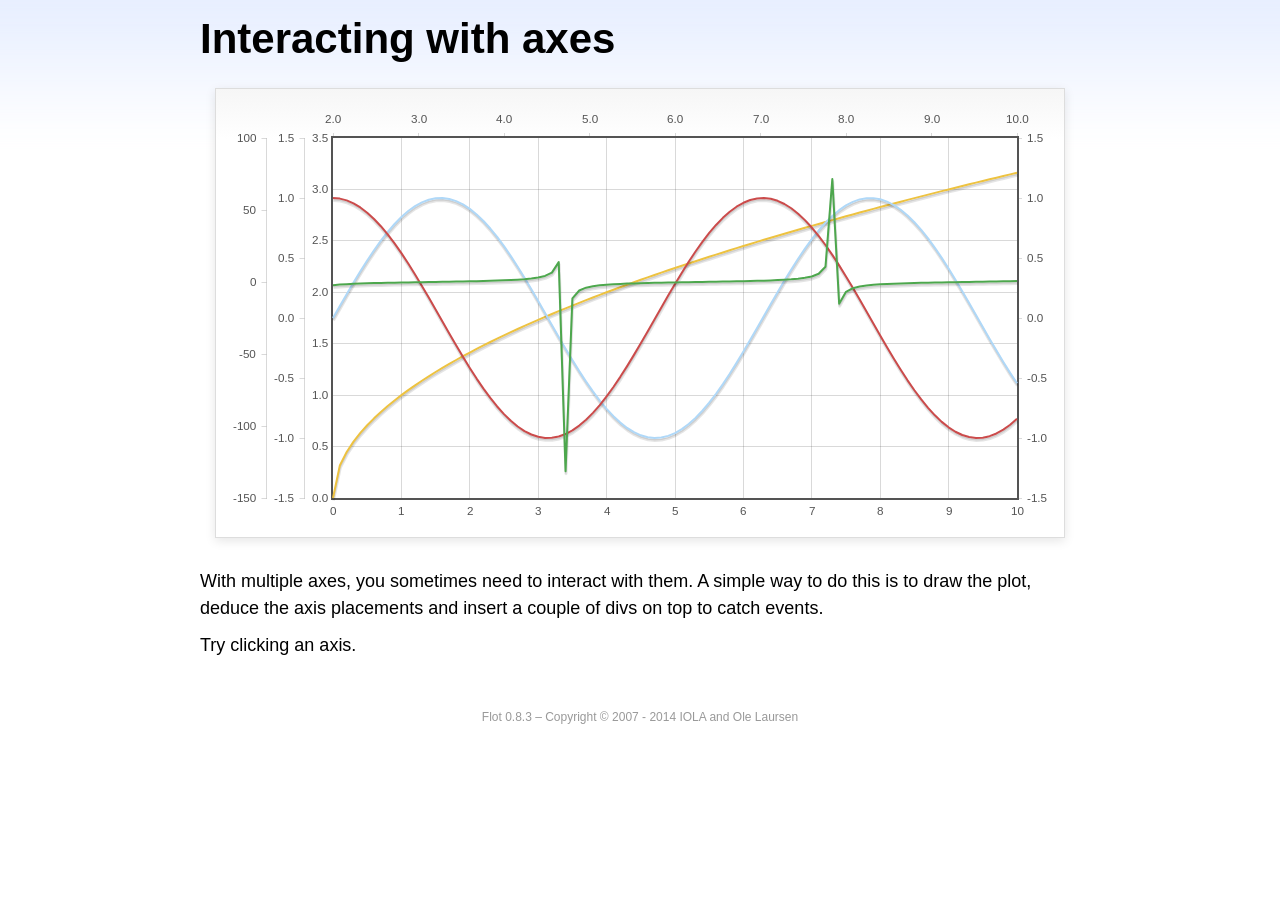
<file: sortByLevels/learnProjects/assets/plugins/flot/examples/axes-interacting/index.html>
<!DOCTYPE html PUBLIC "-//W3C//DTD HTML 4.01//EN" "http://www.w3.org/TR/html4/strict.dtd">
<html>
<head>
	<meta http-equiv="Content-Type" content="text/html; charset=utf-8">
	<title>Flot Examples: Interacting with axes</title>
	<link href="../examples.css" rel="stylesheet" type="text/css">
	<!--[if lte IE 8]><script language="javascript" type="text/javascript" src="../../excanvas.min.js"></script><![endif]-->
	<script language="javascript" type="text/javascript" src="../../jquery.js"></script>
	<script language="javascript" type="text/javascript" src="../../jquery.flot.js"></script>
	<script type="text/javascript">

	$(function() {

		function generate(start, end, fn) {
			var res = [];
			for (var i = 0; i <= 100; ++i) {
				var x = start + i / 100 * (end - start);
				res.push([x, fn(x)]);
			}
			return res;
		}

		var data = [
			{ data: generate(0, 10, function (x) { return Math.sqrt(x);}), xaxis: 1, yaxis:1 },
			{ data: generate(0, 10, function (x) { return Math.sin(x);}), xaxis: 1, yaxis:2 },
			{ data: generate(0, 10, function (x) { return Math.cos(x);}), xaxis: 1, yaxis:3 },
			{ data: generate(2, 10, function (x) { return Math.tan(x);}), xaxis: 2, yaxis: 4 }
		];

		var plot = $.plot("#placeholder", data, {
			xaxes: [
				{ position: 'bottom' },
				{ position: 'top'}
			],
			yaxes: [
				{ position: 'left' },
				{ position: 'left' },
				{ position: 'right' },
				{ position: 'left' }
			]
		});

		// Create a div for each axis

		$.each(plot.getAxes(), function (i, axis) {
			if (!axis.show)
				return;

			var box = axis.box;

			$("<div class='axisTarget' style='position:absolute; left:" + box.left + "px; top:" + box.top + "px; width:" + box.width +  "px; height:" + box.height + "px'></div>")
				.data("axis.direction", axis.direction)
				.data("axis.n", axis.n)
				.css({ backgroundColor: "#f00", opacity: 0, cursor: "pointer" })
				.appendTo(plot.getPlaceholder())
				.hover(
					function () { $(this).css({ opacity: 0.10 }) },
					function () { $(this).css({ opacity: 0 }) }
				)
				.click(function () {
					$("#click").text("You clicked the " + axis.direction + axis.n + "axis!")
				});
		});

		// Add the Flot version string to the footer

		$("#footer").prepend("Flot " + $.plot.version + " &ndash; ");
	});

	</script>
</head>
<body>

	<div id="header">
		<h2>Interacting with axes</h2>
	</div>

	<div id="content">

		<div class="demo-container">
			<div id="placeholder" class="demo-placeholder"></div>
		</div>

		<p>With multiple axes, you sometimes need to interact with them. A simple way to do this is to draw the plot, deduce the axis placements and insert a couple of divs on top to catch events.</p>

		<p>Try clicking an axis.</p>

		<p id="click"></p>

	</div>

	<div id="footer">
		Copyright &copy; 2007 - 2014 IOLA and Ole Laursen
	</div>

</body>
</html>
</file>
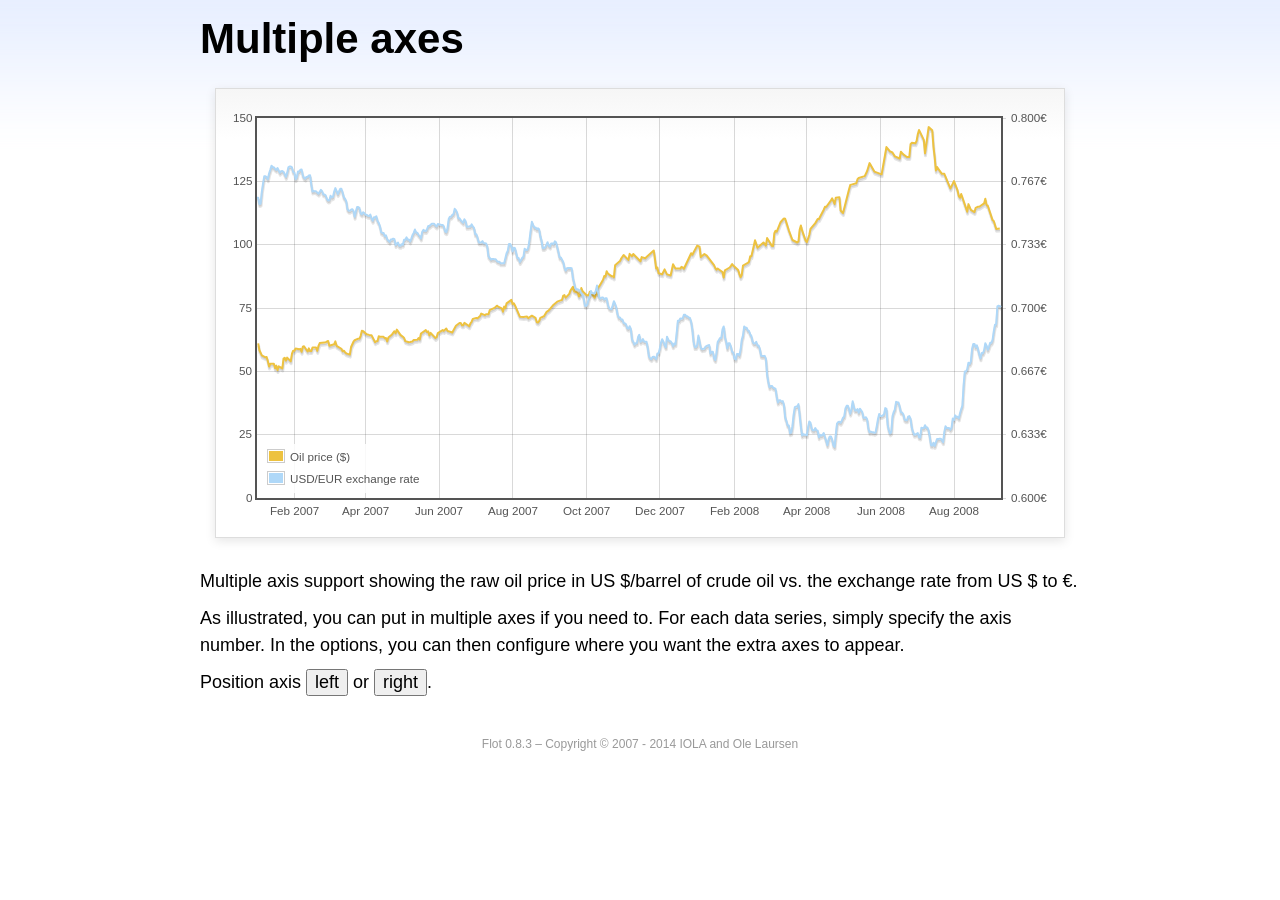
<file: sortByLevels/learnProjects/assets/plugins/flot/examples/axes-multiple/index.html>
<!DOCTYPE html PUBLIC "-//W3C//DTD HTML 4.01//EN" "http://www.w3.org/TR/html4/strict.dtd">
<html>
<head>
	<meta http-equiv="Content-Type" content="text/html; charset=utf-8">
	<title>Flot Examples: Multiple Axes</title>
	<link href="../examples.css" rel="stylesheet" type="text/css">
	<!--[if lte IE 8]><script language="javascript" type="text/javascript" src="../../excanvas.min.js"></script><![endif]-->
	<script language="javascript" type="text/javascript" src="../../jquery.js"></script>
	<script language="javascript" type="text/javascript" src="../../jquery.flot.js"></script>
	<script language="javascript" type="text/javascript" src="../../jquery.flot.time.js"></script>
	<script type="text/javascript">

	$(function() {

		var oilprices = [[1167692400000,61.05], [1167778800000,58.32], [1167865200000,57.35], [1167951600000,56.31], [1168210800000,55.55], [1168297200000,55.64], [1168383600000,54.02], [1168470000000,51.88], [1168556400000,52.99], [1168815600000,52.99], [1168902000000,51.21], [1168988400000,52.24], [1169074800000,50.48], [1169161200000,51.99], [1169420400000,51.13], [1169506800000,55.04], [1169593200000,55.37], [1169679600000,54.23], [1169766000000,55.42], [1170025200000,54.01], [1170111600000,56.97], [1170198000000,58.14], [1170284400000,58.14], [1170370800000,59.02], [1170630000000,58.74], [1170716400000,58.88], [1170802800000,57.71], [1170889200000,59.71], [1170975600000,59.89], [1171234800000,57.81], [1171321200000,59.06], [1171407600000,58.00], [1171494000000,57.99], [1171580400000,59.39], [1171839600000,59.39], [1171926000000,58.07], [1172012400000,60.07], [1172098800000,61.14], [1172444400000,61.39], [1172530800000,61.46], [1172617200000,61.79], [1172703600000,62.00], [1172790000000,60.07], [1173135600000,60.69], [1173222000000,61.82], [1173308400000,60.05], [1173654000000,58.91], [1173740400000,57.93], [1173826800000,58.16], [1173913200000,57.55], [1173999600000,57.11], [1174258800000,56.59], [1174345200000,59.61], [1174518000000,61.69], [1174604400000,62.28], [1174860000000,62.91], [1174946400000,62.93], [1175032800000,64.03], [1175119200000,66.03], [1175205600000,65.87], [1175464800000,64.64], [1175637600000,64.38], [1175724000000,64.28], [1175810400000,64.28], [1176069600000,61.51], [1176156000000,61.89], [1176242400000,62.01], [1176328800000,63.85], [1176415200000,63.63], [1176674400000,63.61], [1176760800000,63.10], [1176847200000,63.13], [1176933600000,61.83], [1177020000000,63.38], [1177279200000,64.58], [1177452000000,65.84], [1177538400000,65.06], [1177624800000,66.46], [1177884000000,64.40], [1178056800000,63.68], [1178143200000,63.19], [1178229600000,61.93], [1178488800000,61.47], [1178575200000,61.55], [1178748000000,61.81], [1178834400000,62.37], [1179093600000,62.46], [1179180000000,63.17], [1179266400000,62.55], [1179352800000,64.94], [1179698400000,66.27], [1179784800000,65.50], [1179871200000,65.77], [1179957600000,64.18], [1180044000000,65.20], [1180389600000,63.15], [1180476000000,63.49], [1180562400000,65.08], [1180908000000,66.30], [1180994400000,65.96], [1181167200000,66.93], [1181253600000,65.98], [1181599200000,65.35], [1181685600000,66.26], [1181858400000,68.00], [1182117600000,69.09], [1182204000000,69.10], [1182290400000,68.19], [1182376800000,68.19], [1182463200000,69.14], [1182722400000,68.19], [1182808800000,67.77], [1182895200000,68.97], [1182981600000,69.57], [1183068000000,70.68], [1183327200000,71.09], [1183413600000,70.92], [1183586400000,71.81], [1183672800000,72.81], [1183932000000,72.19], [1184018400000,72.56], [1184191200000,72.50], [1184277600000,74.15], [1184623200000,75.05], [1184796000000,75.92], [1184882400000,75.57], [1185141600000,74.89], [1185228000000,73.56], [1185314400000,75.57], [1185400800000,74.95], [1185487200000,76.83], [1185832800000,78.21], [1185919200000,76.53], [1186005600000,76.86], [1186092000000,76.00], [1186437600000,71.59], [1186696800000,71.47], [1186956000000,71.62], [1187042400000,71.00], [1187301600000,71.98], [1187560800000,71.12], [1187647200000,69.47], [1187733600000,69.26], [1187820000000,69.83], [1187906400000,71.09], [1188165600000,71.73], [1188338400000,73.36], [1188511200000,74.04], [1188856800000,76.30], [1189116000000,77.49], [1189461600000,78.23], [1189548000000,79.91], [1189634400000,80.09], [1189720800000,79.10], [1189980000000,80.57], [1190066400000,81.93], [1190239200000,83.32], [1190325600000,81.62], [1190584800000,80.95], [1190671200000,79.53], [1190757600000,80.30], [1190844000000,82.88], [1190930400000,81.66], [1191189600000,80.24], [1191276000000,80.05], [1191362400000,79.94], [1191448800000,81.44], [1191535200000,81.22], [1191794400000,79.02], [1191880800000,80.26], [1191967200000,80.30], [1192053600000,83.08], [1192140000000,83.69], [1192399200000,86.13], [1192485600000,87.61], [1192572000000,87.40], [1192658400000,89.47], [1192744800000,88.60], [1193004000000,87.56], [1193090400000,87.56], [1193176800000,87.10], [1193263200000,91.86], [1193612400000,93.53], [1193698800000,94.53], [1193871600000,95.93], [1194217200000,93.98], [1194303600000,96.37], [1194476400000,95.46], [1194562800000,96.32], [1195081200000,93.43], [1195167600000,95.10], [1195426800000,94.64], [1195513200000,95.10], [1196031600000,97.70], [1196118000000,94.42], [1196204400000,90.62], [1196290800000,91.01], [1196377200000,88.71], [1196636400000,88.32], [1196809200000,90.23], [1196982000000,88.28], [1197241200000,87.86], [1197327600000,90.02], [1197414000000,92.25], [1197586800000,90.63], [1197846000000,90.63], [1197932400000,90.49], [1198018800000,91.24], [1198105200000,91.06], [1198191600000,90.49], [1198710000000,96.62], [1198796400000,96.00], [1199142000000,99.62], [1199314800000,99.18], [1199401200000,95.09], [1199660400000,96.33], [1199833200000,95.67], [1200351600000,91.90], [1200438000000,90.84], [1200524400000,90.13], [1200610800000,90.57], [1200956400000,89.21], [1201042800000,86.99], [1201129200000,89.85], [1201474800000,90.99], [1201561200000,91.64], [1201647600000,92.33], [1201734000000,91.75], [1202079600000,90.02], [1202166000000,88.41], [1202252400000,87.14], [1202338800000,88.11], [1202425200000,91.77], [1202770800000,92.78], [1202857200000,93.27], [1202943600000,95.46], [1203030000000,95.46], [1203289200000,101.74], [1203462000000,98.81], [1203894000000,100.88], [1204066800000,99.64], [1204153200000,102.59], [1204239600000,101.84], [1204498800000,99.52], [1204585200000,99.52], [1204671600000,104.52], [1204758000000,105.47], [1204844400000,105.15], [1205103600000,108.75], [1205276400000,109.92], [1205362800000,110.33], [1205449200000,110.21], [1205708400000,105.68], [1205967600000,101.84], [1206313200000,100.86], [1206399600000,101.22], [1206486000000,105.90], [1206572400000,107.58], [1206658800000,105.62], [1206914400000,101.58], [1207000800000,100.98], [1207173600000,103.83], [1207260000000,106.23], [1207605600000,108.50], [1207778400000,110.11], [1207864800000,110.14], [1208210400000,113.79], [1208296800000,114.93], [1208383200000,114.86], [1208728800000,117.48], [1208815200000,118.30], [1208988000000,116.06], [1209074400000,118.52], [1209333600000,118.75], [1209420000000,113.46], [1209592800000,112.52], [1210024800000,121.84], [1210111200000,123.53], [1210197600000,123.69], [1210543200000,124.23], [1210629600000,125.80], [1210716000000,126.29], [1211148000000,127.05], [1211320800000,129.07], [1211493600000,132.19], [1211839200000,128.85], [1212357600000,127.76], [1212703200000,138.54], [1212962400000,136.80], [1213135200000,136.38], [1213308000000,134.86], [1213653600000,134.01], [1213740000000,136.68], [1213912800000,135.65], [1214172000000,134.62], [1214258400000,134.62], [1214344800000,134.62], [1214431200000,139.64], [1214517600000,140.21], [1214776800000,140.00], [1214863200000,140.97], [1214949600000,143.57], [1215036000000,145.29], [1215381600000,141.37], [1215468000000,136.04], [1215727200000,146.40], [1215986400000,145.18], [1216072800000,138.74], [1216159200000,134.60], [1216245600000,129.29], [1216332000000,130.65], [1216677600000,127.95], [1216850400000,127.95], [1217282400000,122.19], [1217455200000,124.08], [1217541600000,125.10], [1217800800000,121.41], [1217887200000,119.17], [1217973600000,118.58], [1218060000000,120.02], [1218405600000,114.45], [1218492000000,113.01], [1218578400000,116.00], [1218751200000,113.77], [1219010400000,112.87], [1219096800000,114.53], [1219269600000,114.98], [1219356000000,114.98], [1219701600000,116.27], [1219788000000,118.15], [1219874400000,115.59], [1219960800000,115.46], [1220306400000,109.71], [1220392800000,109.35], [1220565600000,106.23], [1220824800000,106.34]];

		var exchangerates = [[1167606000000,0.7580], [1167692400000,0.7580], [1167778800000,0.75470], [1167865200000,0.75490], [1167951600000,0.76130], [1168038000000,0.76550], [1168124400000,0.76930], [1168210800000,0.76940], [1168297200000,0.76880], [1168383600000,0.76780], [1168470000000,0.77080], [1168556400000,0.77270], [1168642800000,0.77490], [1168729200000,0.77410], [1168815600000,0.77410], [1168902000000,0.77320], [1168988400000,0.77270], [1169074800000,0.77370], [1169161200000,0.77240], [1169247600000,0.77120], [1169334000000,0.7720], [1169420400000,0.77210], [1169506800000,0.77170], [1169593200000,0.77040], [1169679600000,0.7690], [1169766000000,0.77110], [1169852400000,0.7740], [1169938800000,0.77450], [1170025200000,0.77450], [1170111600000,0.7740], [1170198000000,0.77160], [1170284400000,0.77130], [1170370800000,0.76780], [1170457200000,0.76880], [1170543600000,0.77180], [1170630000000,0.77180], [1170716400000,0.77280], [1170802800000,0.77290], [1170889200000,0.76980], [1170975600000,0.76850], [1171062000000,0.76810], [1171148400000,0.7690], [1171234800000,0.7690], [1171321200000,0.76980], [1171407600000,0.76990], [1171494000000,0.76510], [1171580400000,0.76130], [1171666800000,0.76160], [1171753200000,0.76140], [1171839600000,0.76140], [1171926000000,0.76070], [1172012400000,0.76020], [1172098800000,0.76110], [1172185200000,0.76220], [1172271600000,0.76150], [1172358000000,0.75980], [1172444400000,0.75980], [1172530800000,0.75920], [1172617200000,0.75730], [1172703600000,0.75660], [1172790000000,0.75670], [1172876400000,0.75910], [1172962800000,0.75820], [1173049200000,0.75850], [1173135600000,0.76130], [1173222000000,0.76310], [1173308400000,0.76150], [1173394800000,0.760], [1173481200000,0.76130], [1173567600000,0.76270], [1173654000000,0.76270], [1173740400000,0.76080], [1173826800000,0.75830], [1173913200000,0.75750], [1173999600000,0.75620], [1174086000000,0.7520], [1174172400000,0.75120], [1174258800000,0.75120], [1174345200000,0.75170], [1174431600000,0.7520], [1174518000000,0.75110], [1174604400000,0.7480], [1174690800000,0.75090], [1174777200000,0.75310], [1174860000000,0.75310], [1174946400000,0.75270], [1175032800000,0.74980], [1175119200000,0.74930], [1175205600000,0.75040], [1175292000000,0.750], [1175378400000,0.74910], [1175464800000,0.74910], [1175551200000,0.74850], [1175637600000,0.74840], [1175724000000,0.74920], [1175810400000,0.74710], [1175896800000,0.74590], [1175983200000,0.74770], [1176069600000,0.74770], [1176156000000,0.74830], [1176242400000,0.74580], [1176328800000,0.74480], [1176415200000,0.7430], [1176501600000,0.73990], [1176588000000,0.73950], [1176674400000,0.73950], [1176760800000,0.73780], [1176847200000,0.73820], [1176933600000,0.73620], [1177020000000,0.73550], [1177106400000,0.73480], [1177192800000,0.73610], [1177279200000,0.73610], [1177365600000,0.73650], [1177452000000,0.73620], [1177538400000,0.73310], [1177624800000,0.73390], [1177711200000,0.73440], [1177797600000,0.73270], [1177884000000,0.73270], [1177970400000,0.73360], [1178056800000,0.73330], [1178143200000,0.73590], [1178229600000,0.73590], [1178316000000,0.73720], [1178402400000,0.7360], [1178488800000,0.7360], [1178575200000,0.7350], [1178661600000,0.73650], [1178748000000,0.73840], [1178834400000,0.73950], [1178920800000,0.74130], [1179007200000,0.73970], [1179093600000,0.73960], [1179180000000,0.73850], [1179266400000,0.73780], [1179352800000,0.73660], [1179439200000,0.740], [1179525600000,0.74110], [1179612000000,0.74060], [1179698400000,0.74050], [1179784800000,0.74140], [1179871200000,0.74310], [1179957600000,0.74310], [1180044000000,0.74380], [1180130400000,0.74430], [1180216800000,0.74430], [1180303200000,0.74430], [1180389600000,0.74340], [1180476000000,0.74290], [1180562400000,0.74420], [1180648800000,0.7440], [1180735200000,0.74390], [1180821600000,0.74370], [1180908000000,0.74370], [1180994400000,0.74290], [1181080800000,0.74030], [1181167200000,0.73990], [1181253600000,0.74180], [1181340000000,0.74680], [1181426400000,0.7480], [1181512800000,0.7480], [1181599200000,0.7490], [1181685600000,0.74940], [1181772000000,0.75220], [1181858400000,0.75150], [1181944800000,0.75020], [1182031200000,0.74720], [1182117600000,0.74720], [1182204000000,0.74620], [1182290400000,0.74550], [1182376800000,0.74490], [1182463200000,0.74670], [1182549600000,0.74580], [1182636000000,0.74270], [1182722400000,0.74270], [1182808800000,0.7430], [1182895200000,0.74290], [1182981600000,0.7440], [1183068000000,0.7430], [1183154400000,0.74220], [1183240800000,0.73880], [1183327200000,0.73880], [1183413600000,0.73690], [1183500000000,0.73450], [1183586400000,0.73450], [1183672800000,0.73450], [1183759200000,0.73520], [1183845600000,0.73410], [1183932000000,0.73410], [1184018400000,0.7340], [1184104800000,0.73240], [1184191200000,0.72720], [1184277600000,0.72640], [1184364000000,0.72550], [1184450400000,0.72580], [1184536800000,0.72580], [1184623200000,0.72560], [1184709600000,0.72570], [1184796000000,0.72470], [1184882400000,0.72430], [1184968800000,0.72440], [1185055200000,0.72350], [1185141600000,0.72350], [1185228000000,0.72350], [1185314400000,0.72350], [1185400800000,0.72620], [1185487200000,0.72880], [1185573600000,0.73010], [1185660000000,0.73370], [1185746400000,0.73370], [1185832800000,0.73240], [1185919200000,0.72970], [1186005600000,0.73170], [1186092000000,0.73150], [1186178400000,0.72880], [1186264800000,0.72630], [1186351200000,0.72630], [1186437600000,0.72420], [1186524000000,0.72530], [1186610400000,0.72640], [1186696800000,0.7270], [1186783200000,0.73120], [1186869600000,0.73050], [1186956000000,0.73050], [1187042400000,0.73180], [1187128800000,0.73580], [1187215200000,0.74090], [1187301600000,0.74540], [1187388000000,0.74370], [1187474400000,0.74240], [1187560800000,0.74240], [1187647200000,0.74150], [1187733600000,0.74190], [1187820000000,0.74140], [1187906400000,0.73770], [1187992800000,0.73550], [1188079200000,0.73150], [1188165600000,0.73150], [1188252000000,0.7320], [1188338400000,0.73320], [1188424800000,0.73460], [1188511200000,0.73280], [1188597600000,0.73230], [1188684000000,0.7340], [1188770400000,0.7340], [1188856800000,0.73360], [1188943200000,0.73510], [1189029600000,0.73460], [1189116000000,0.73210], [1189202400000,0.72940], [1189288800000,0.72660], [1189375200000,0.72660], [1189461600000,0.72540], [1189548000000,0.72420], [1189634400000,0.72130], [1189720800000,0.71970], [1189807200000,0.72090], [1189893600000,0.7210], [1189980000000,0.7210], [1190066400000,0.7210], [1190152800000,0.72090], [1190239200000,0.71590], [1190325600000,0.71330], [1190412000000,0.71050], [1190498400000,0.70990], [1190584800000,0.70990], [1190671200000,0.70930], [1190757600000,0.70930], [1190844000000,0.70760], [1190930400000,0.7070], [1191016800000,0.70490], [1191103200000,0.70120], [1191189600000,0.70110], [1191276000000,0.70190], [1191362400000,0.70460], [1191448800000,0.70630], [1191535200000,0.70890], [1191621600000,0.70770], [1191708000000,0.70770], [1191794400000,0.70770], [1191880800000,0.70910], [1191967200000,0.71180], [1192053600000,0.70790], [1192140000000,0.70530], [1192226400000,0.7050], [1192312800000,0.70550], [1192399200000,0.70550], [1192485600000,0.70450], [1192572000000,0.70510], [1192658400000,0.70510], [1192744800000,0.70170], [1192831200000,0.70], [1192917600000,0.69950], [1193004000000,0.69940], [1193090400000,0.70140], [1193176800000,0.70360], [1193263200000,0.70210], [1193349600000,0.70020], [1193436000000,0.69670], [1193522400000,0.6950], [1193612400000,0.6950], [1193698800000,0.69390], [1193785200000,0.6940], [1193871600000,0.69220], [1193958000000,0.69190], [1194044400000,0.69140], [1194130800000,0.68940], [1194217200000,0.68910], [1194303600000,0.69040], [1194390000000,0.6890], [1194476400000,0.68340], [1194562800000,0.68230], [1194649200000,0.68070], [1194735600000,0.68150], [1194822000000,0.68150], [1194908400000,0.68470], [1194994800000,0.68590], [1195081200000,0.68220], [1195167600000,0.68270], [1195254000000,0.68370], [1195340400000,0.68230], [1195426800000,0.68220], [1195513200000,0.68220], [1195599600000,0.67920], [1195686000000,0.67460], [1195772400000,0.67350], [1195858800000,0.67310], [1195945200000,0.67420], [1196031600000,0.67440], [1196118000000,0.67390], [1196204400000,0.67310], [1196290800000,0.67610], [1196377200000,0.67610], [1196463600000,0.67850], [1196550000000,0.68180], [1196636400000,0.68360], [1196722800000,0.68230], [1196809200000,0.68050], [1196895600000,0.67930], [1196982000000,0.68490], [1197068400000,0.68330], [1197154800000,0.68250], [1197241200000,0.68250], [1197327600000,0.68160], [1197414000000,0.67990], [1197500400000,0.68130], [1197586800000,0.68090], [1197673200000,0.68680], [1197759600000,0.69330], [1197846000000,0.69330], [1197932400000,0.69450], [1198018800000,0.69440], [1198105200000,0.69460], [1198191600000,0.69640], [1198278000000,0.69650], [1198364400000,0.69560], [1198450800000,0.69560], [1198537200000,0.6950], [1198623600000,0.69480], [1198710000000,0.69280], [1198796400000,0.68870], [1198882800000,0.68240], [1198969200000,0.67940], [1199055600000,0.67940], [1199142000000,0.68030], [1199228400000,0.68550], [1199314800000,0.68240], [1199401200000,0.67910], [1199487600000,0.67830], [1199574000000,0.67850], [1199660400000,0.67850], [1199746800000,0.67970], [1199833200000,0.680], [1199919600000,0.68030], [1200006000000,0.68050], [1200092400000,0.6760], [1200178800000,0.6770], [1200265200000,0.6770], [1200351600000,0.67360], [1200438000000,0.67260], [1200524400000,0.67640], [1200610800000,0.68210], [1200697200000,0.68310], [1200783600000,0.68420], [1200870000000,0.68420], [1200956400000,0.68870], [1201042800000,0.69030], [1201129200000,0.68480], [1201215600000,0.68240], [1201302000000,0.67880], [1201388400000,0.68140], [1201474800000,0.68140], [1201561200000,0.67970], [1201647600000,0.67690], [1201734000000,0.67650], [1201820400000,0.67330], [1201906800000,0.67290], [1201993200000,0.67580], [1202079600000,0.67580], [1202166000000,0.6750], [1202252400000,0.6780], [1202338800000,0.68330], [1202425200000,0.68560], [1202511600000,0.69030], [1202598000000,0.68960], [1202684400000,0.68960], [1202770800000,0.68820], [1202857200000,0.68790], [1202943600000,0.68620], [1203030000000,0.68520], [1203116400000,0.68230], [1203202800000,0.68130], [1203289200000,0.68130], [1203375600000,0.68220], [1203462000000,0.68020], [1203548400000,0.68020], [1203634800000,0.67840], [1203721200000,0.67480], [1203807600000,0.67470], [1203894000000,0.67470], [1203980400000,0.67480], [1204066800000,0.67330], [1204153200000,0.6650], [1204239600000,0.66110], [1204326000000,0.65830], [1204412400000,0.6590], [1204498800000,0.6590], [1204585200000,0.65810], [1204671600000,0.65780], [1204758000000,0.65740], [1204844400000,0.65320], [1204930800000,0.65020], [1205017200000,0.65140], [1205103600000,0.65140], [1205190000000,0.65070], [1205276400000,0.6510], [1205362800000,0.64890], [1205449200000,0.64240], [1205535600000,0.64060], [1205622000000,0.63820], [1205708400000,0.63820], [1205794800000,0.63410], [1205881200000,0.63440], [1205967600000,0.63780], [1206054000000,0.64390], [1206140400000,0.64780], [1206226800000,0.64810], [1206313200000,0.64810], [1206399600000,0.64940], [1206486000000,0.64380], [1206572400000,0.63770], [1206658800000,0.63290], [1206745200000,0.63360], [1206831600000,0.63330], [1206914400000,0.63330], [1207000800000,0.6330], [1207087200000,0.63710], [1207173600000,0.64030], [1207260000000,0.63960], [1207346400000,0.63640], [1207432800000,0.63560], [1207519200000,0.63560], [1207605600000,0.63680], [1207692000000,0.63570], [1207778400000,0.63540], [1207864800000,0.6320], [1207951200000,0.63320], [1208037600000,0.63280], [1208124000000,0.63310], [1208210400000,0.63420], [1208296800000,0.63210], [1208383200000,0.63020], [1208469600000,0.62780], [1208556000000,0.63080], [1208642400000,0.63240], [1208728800000,0.63240], [1208815200000,0.63070], [1208901600000,0.62770], [1208988000000,0.62690], [1209074400000,0.63350], [1209160800000,0.63920], [1209247200000,0.640], [1209333600000,0.64010], [1209420000000,0.63960], [1209506400000,0.64070], [1209592800000,0.64230], [1209679200000,0.64290], [1209765600000,0.64720], [1209852000000,0.64850], [1209938400000,0.64860], [1210024800000,0.64670], [1210111200000,0.64440], [1210197600000,0.64670], [1210284000000,0.65090], [1210370400000,0.64780], [1210456800000,0.64610], [1210543200000,0.64610], [1210629600000,0.64680], [1210716000000,0.64490], [1210802400000,0.6470], [1210888800000,0.64610], [1210975200000,0.64520], [1211061600000,0.64220], [1211148000000,0.64220], [1211234400000,0.64250], [1211320800000,0.64140], [1211407200000,0.63660], [1211493600000,0.63460], [1211580000000,0.6350], [1211666400000,0.63460], [1211752800000,0.63460], [1211839200000,0.63430], [1211925600000,0.63460], [1212012000000,0.63790], [1212098400000,0.64160], [1212184800000,0.64420], [1212271200000,0.64310], [1212357600000,0.64310], [1212444000000,0.64350], [1212530400000,0.6440], [1212616800000,0.64730], [1212703200000,0.64690], [1212789600000,0.63860], [1212876000000,0.63560], [1212962400000,0.6340], [1213048800000,0.63460], [1213135200000,0.6430], [1213221600000,0.64520], [1213308000000,0.64670], [1213394400000,0.65060], [1213480800000,0.65040], [1213567200000,0.65030], [1213653600000,0.64810], [1213740000000,0.64510], [1213826400000,0.6450], [1213912800000,0.64410], [1213999200000,0.64140], [1214085600000,0.64090], [1214172000000,0.64090], [1214258400000,0.64280], [1214344800000,0.64310], [1214431200000,0.64180], [1214517600000,0.63710], [1214604000000,0.63490], [1214690400000,0.63330], [1214776800000,0.63340], [1214863200000,0.63380], [1214949600000,0.63420], [1215036000000,0.6320], [1215122400000,0.63180], [1215208800000,0.6370], [1215295200000,0.63680], [1215381600000,0.63680], [1215468000000,0.63830], [1215554400000,0.63710], [1215640800000,0.63710], [1215727200000,0.63550], [1215813600000,0.6320], [1215900000000,0.62770], [1215986400000,0.62760], [1216072800000,0.62910], [1216159200000,0.62740], [1216245600000,0.62930], [1216332000000,0.63110], [1216418400000,0.6310], [1216504800000,0.63120], [1216591200000,0.63120], [1216677600000,0.63040], [1216764000000,0.62940], [1216850400000,0.63480], [1216936800000,0.63780], [1217023200000,0.63680], [1217109600000,0.63680], [1217196000000,0.63680], [1217282400000,0.6360], [1217368800000,0.6370], [1217455200000,0.64180], [1217541600000,0.64110], [1217628000000,0.64350], [1217714400000,0.64270], [1217800800000,0.64270], [1217887200000,0.64190], [1217973600000,0.64460], [1218060000000,0.64680], [1218146400000,0.64870], [1218232800000,0.65940], [1218319200000,0.66660], [1218405600000,0.66660], [1218492000000,0.66780], [1218578400000,0.67120], [1218664800000,0.67050], [1218751200000,0.67180], [1218837600000,0.67840], [1218924000000,0.68110], [1219010400000,0.68110], [1219096800000,0.67940], [1219183200000,0.68040], [1219269600000,0.67810], [1219356000000,0.67560], [1219442400000,0.67350], [1219528800000,0.67630], [1219615200000,0.67620], [1219701600000,0.67770], [1219788000000,0.68150], [1219874400000,0.68020], [1219960800000,0.6780], [1220047200000,0.67960], [1220133600000,0.68170], [1220220000000,0.68170], [1220306400000,0.68320], [1220392800000,0.68770], [1220479200000,0.69120], [1220565600000,0.69140], [1220652000000,0.70090], [1220738400000,0.70120], [1220824800000,0.7010], [1220911200000,0.70050]];

		function euroFormatter(v, axis) {
			return v.toFixed(axis.tickDecimals) + "€";
		}

		function doPlot(position) {
			$.plot("#placeholder", [
				{ data: oilprices, label: "Oil price ($)" },
				{ data: exchangerates, label: "USD/EUR exchange rate", yaxis: 2 }
			], {
				xaxes: [ { mode: "time" } ],
				yaxes: [ { min: 0 }, {
					// align if we are to the right
					alignTicksWithAxis: position == "right" ? 1 : null,
					position: position,
					tickFormatter: euroFormatter
				} ],
				legend: { position: "sw" }
			});
		}

		doPlot("right");

		$("button").click(function () {
			doPlot($(this).text());
		});

		// Add the Flot version string to the footer

		$("#footer").prepend("Flot " + $.plot.version + " &ndash; ");
	});

	</script>
</head>
<body>

	<div id="header">
		<h2>Multiple axes</h2>
	</div>

	<div id="content">

		<div class="demo-container">
			<div id="placeholder" class="demo-placeholder"></div>
		</div>

		<p>Multiple axis support showing the raw oil price in US $/barrel of crude oil vs. the exchange rate from US $ to €.</p>

		<p>As illustrated, you can put in multiple axes if you need to. For each data series, simply specify the axis number. In the options, you can then configure where you want the extra axes to appear.</p>

		<p>Position axis <button>left</button> or <button>right</button>.</p>

	</div>

	<div id="footer">
		Copyright &copy; 2007 - 2014 IOLA and Ole Laursen
	</div>

</body>
</html>
</file>
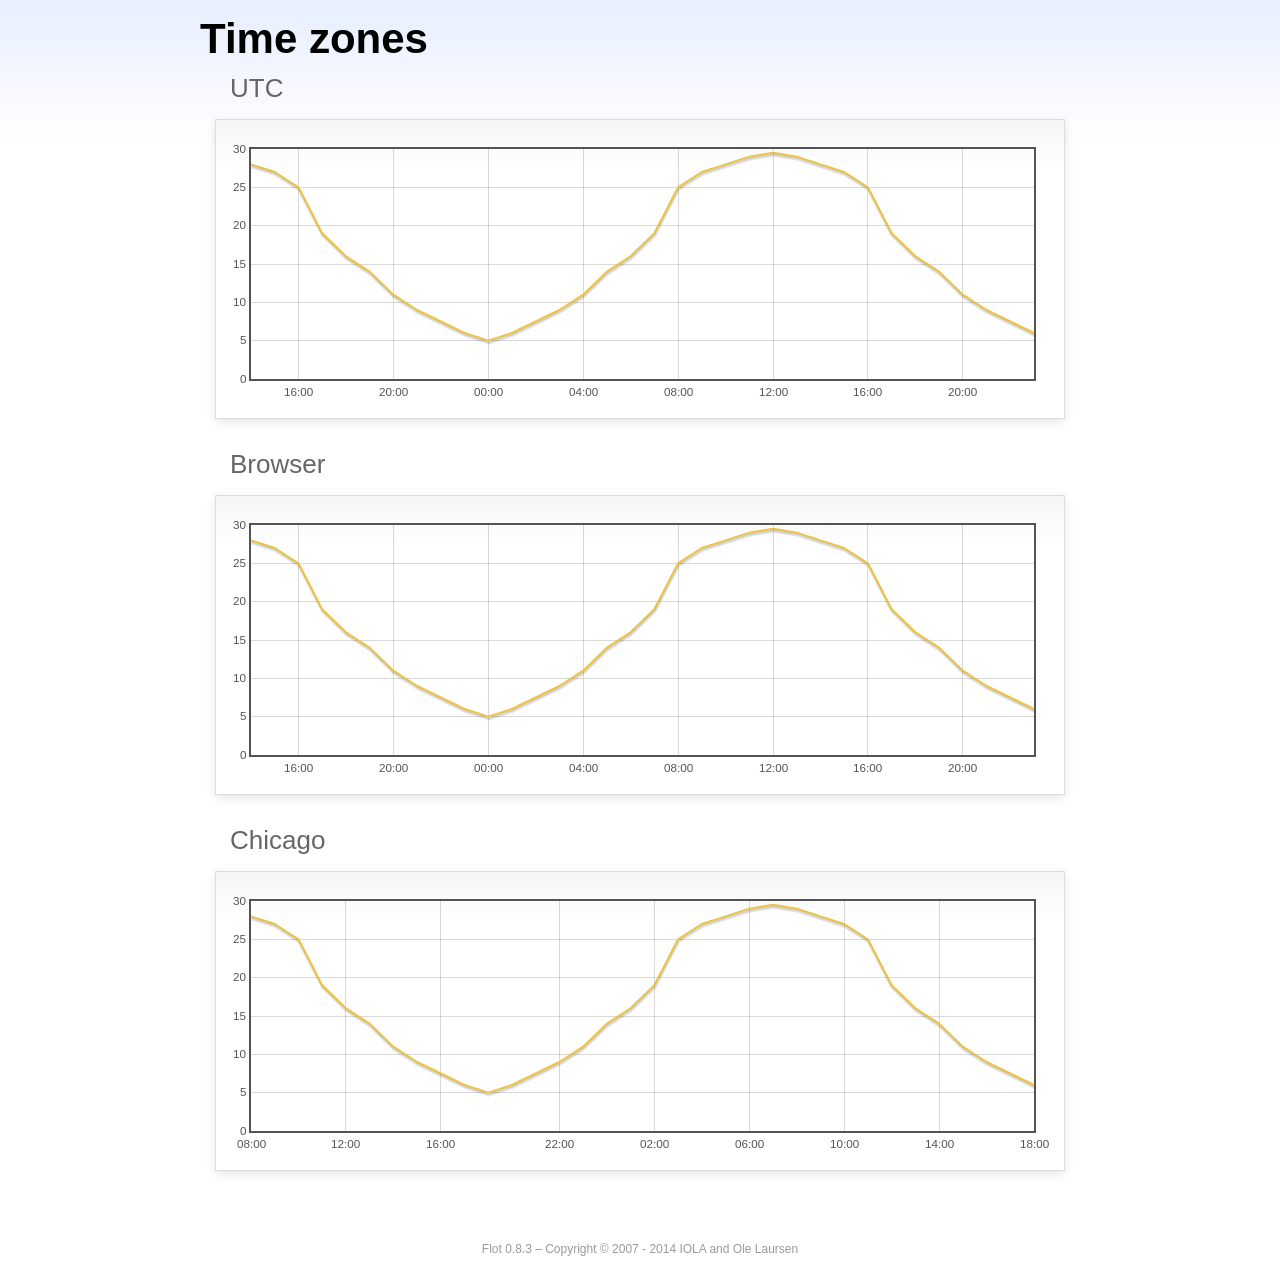
<file: sortByLevels/learnProjects/assets/plugins/flot/examples/axes-time-zones/index.html>
<!DOCTYPE html PUBLIC "-//W3C//DTD HTML 4.01//EN" "http://www.w3.org/TR/html4/strict.dtd">
<html>
<head>
	<meta http-equiv="Content-Type" content="text/html; charset=utf-8">
	<title>Flot Examples: Time zones</title>
	<link href="../examples.css" rel="stylesheet" type="text/css">
	<!--[if lte IE 8]><script language="javascript" type="text/javascript" src="../../excanvas.min.js"></script><![endif]-->
	<script language="javascript" type="text/javascript" src="../../jquery.js"></script>
	<script language="javascript" type="text/javascript" src="../../jquery.flot.js"></script>
	<script language="javascript" type="text/javascript" src="../../jquery.flot.time.js"></script>
	<script language="javascript" type="text/javascript" src="date.js"></script>
	<script type="text/javascript">

	$(function() {

		timezoneJS.timezone.zoneFileBasePath = "tz";
		timezoneJS.timezone.defaultZoneFile = [];
		timezoneJS.timezone.init({async: false});

		var d = [
			[Date.UTC(2011, 2, 12, 14, 0, 0), 28],
			[Date.UTC(2011, 2, 12, 15, 0, 0), 27],
			[Date.UTC(2011, 2, 12, 16, 0, 0), 25],
			[Date.UTC(2011, 2, 12, 17, 0, 0), 19],
			[Date.UTC(2011, 2, 12, 18, 0, 0), 16],
			[Date.UTC(2011, 2, 12, 19, 0, 0), 14],
			[Date.UTC(2011, 2, 12, 20, 0, 0), 11],
			[Date.UTC(2011, 2, 12, 21, 0, 0), 9],
			[Date.UTC(2011, 2, 12, 22, 0, 0), 7.5],
			[Date.UTC(2011, 2, 12, 23, 0, 0), 6],
			[Date.UTC(2011, 2, 13, 0, 0, 0), 5],
			[Date.UTC(2011, 2, 13, 1, 0, 0), 6],
			[Date.UTC(2011, 2, 13, 2, 0, 0), 7.5],
			[Date.UTC(2011, 2, 13, 3, 0, 0), 9],
			[Date.UTC(2011, 2, 13, 4, 0, 0), 11],
			[Date.UTC(2011, 2, 13, 5, 0, 0), 14],
			[Date.UTC(2011, 2, 13, 6, 0, 0), 16],
			[Date.UTC(2011, 2, 13, 7, 0, 0), 19],
			[Date.UTC(2011, 2, 13, 8, 0, 0), 25],
			[Date.UTC(2011, 2, 13, 9, 0, 0), 27],
			[Date.UTC(2011, 2, 13, 10, 0, 0), 28],
			[Date.UTC(2011, 2, 13, 11, 0, 0), 29],
			[Date.UTC(2011, 2, 13, 12, 0, 0), 29.5],
			[Date.UTC(2011, 2, 13, 13, 0, 0), 29],
			[Date.UTC(2011, 2, 13, 14, 0, 0), 28],
			[Date.UTC(2011, 2, 13, 15, 0, 0), 27],
			[Date.UTC(2011, 2, 13, 16, 0, 0), 25],
			[Date.UTC(2011, 2, 13, 17, 0, 0), 19],
			[Date.UTC(2011, 2, 13, 18, 0, 0), 16],
			[Date.UTC(2011, 2, 13, 19, 0, 0), 14],
			[Date.UTC(2011, 2, 13, 20, 0, 0), 11],
			[Date.UTC(2011, 2, 13, 21, 0, 0), 9],
			[Date.UTC(2011, 2, 13, 22, 0, 0), 7.5],
			[Date.UTC(2011, 2, 13, 23, 0, 0), 6]
		];

		var plot = $.plot("#placeholderUTC", [d], {
			xaxis: {
				mode: "time"
			}
		});

		var plot = $.plot("#placeholderLocal", [d], {
			xaxis: {
				mode: "time",
				timezone: "browser"
			}
		});

		var plot = $.plot("#placeholderChicago", [d], {
			xaxis: {
				mode: "time",
				timezone: "America/Chicago"
			}
		});

		// Add the Flot version string to the footer

		$("#footer").prepend("Flot " + $.plot.version + " &ndash; ");
	});

	</script>
</head>
<body>

	<div id="header">
		<h2>Time zones</h2>
	</div>

	<div id="content">

		<h3>UTC</h3>
		<div class="demo-container" style="height: 300px;">
			<div id="placeholderUTC" class="demo-placeholder"></div>
		</div>

		<h3>Browser</h3>
		<div class="demo-container" style="height: 300px;">
			<div id="placeholderLocal" class="demo-placeholder"></div>
		</div>

		<h3>Chicago</h3>
		<div class="demo-container" style="height: 300px;">
			<div id="placeholderChicago" class="demo-placeholder"></div>
		</div>

	</div>

	<div id="footer">
		Copyright &copy; 2007 - 2014 IOLA and Ole Laursen
	</div>

</body>
</html>
</file>
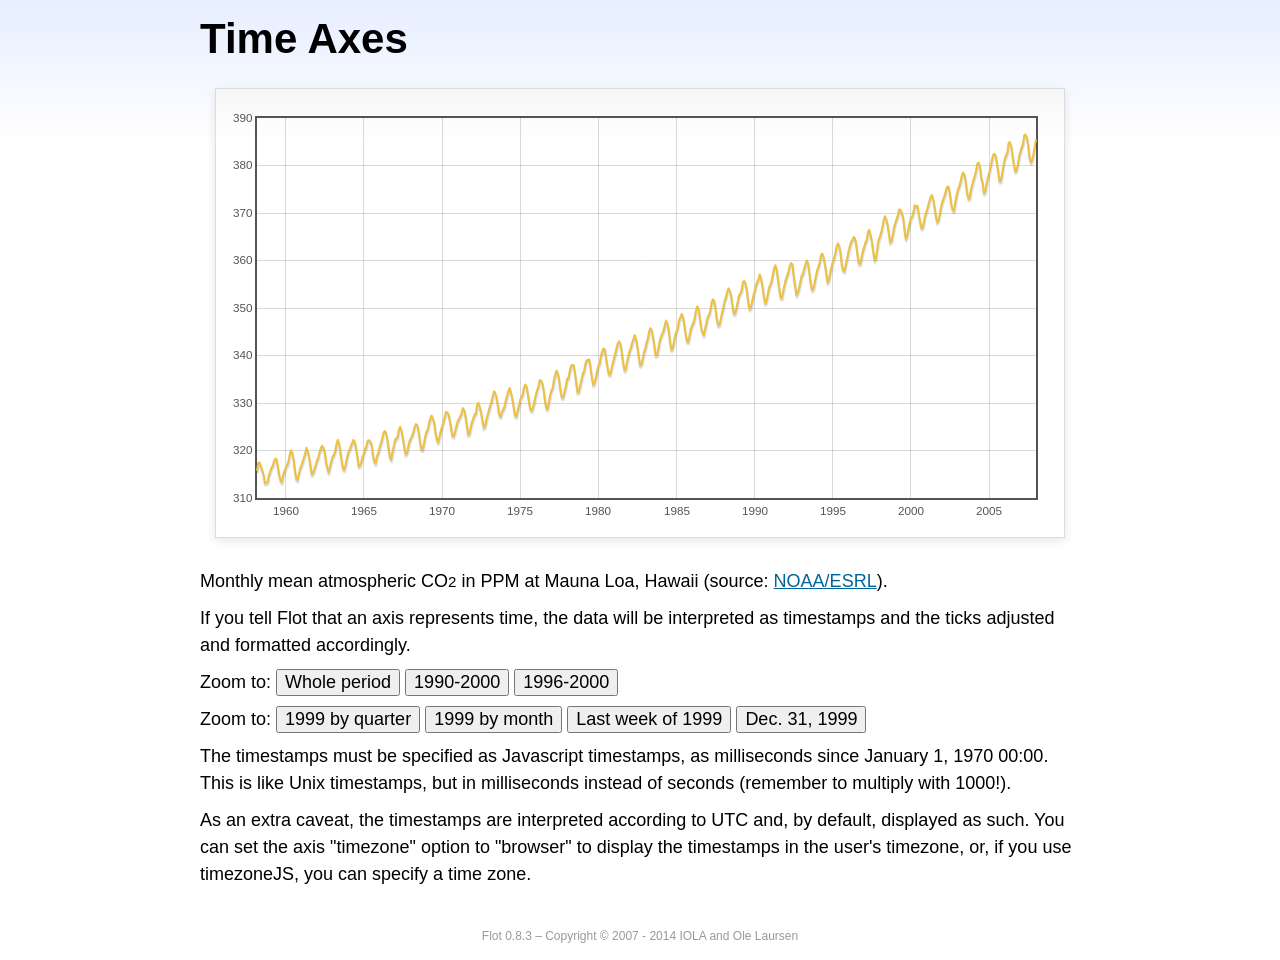
<file: sortByLevels/learnProjects/assets/plugins/flot/examples/axes-time/index.html>
<!DOCTYPE html PUBLIC "-//W3C//DTD HTML 4.01//EN" "http://www.w3.org/TR/html4/strict.dtd">
<html>
<head>
	<meta http-equiv="Content-Type" content="text/html; charset=utf-8">
	<title>Flot Examples: Time Axes</title>
	<link href="../examples.css" rel="stylesheet" type="text/css">
	<!--[if lte IE 8]><script language="javascript" type="text/javascript" src="../../excanvas.min.js"></script><![endif]-->
	<script language="javascript" type="text/javascript" src="../../jquery.js"></script>
	<script language="javascript" type="text/javascript" src="../../jquery.flot.js"></script>
	<script language="javascript" type="text/javascript" src="../../jquery.flot.time.js"></script>
	<script type="text/javascript">

	$(function() {

		var d = [[-373597200000, 315.71], [-370918800000, 317.45], [-368326800000, 317.50], [-363056400000, 315.86], [-360378000000, 314.93], [-357699600000, 313.19], [-352429200000, 313.34], [-349837200000, 314.67], [-347158800000, 315.58], [-344480400000, 316.47], [-342061200000, 316.65], [-339382800000, 317.71], [-336790800000, 318.29], [-334112400000, 318.16], [-331520400000, 316.55], [-328842000000, 314.80], [-326163600000, 313.84], [-323571600000, 313.34], [-320893200000, 314.81], [-318301200000, 315.59], [-315622800000, 316.43], [-312944400000, 316.97], [-310438800000, 317.58], [-307760400000, 319.03], [-305168400000, 320.03], [-302490000000, 319.59], [-299898000000, 318.18], [-297219600000, 315.91], [-294541200000, 314.16], [-291949200000, 313.83], [-289270800000, 315.00], [-286678800000, 316.19], [-284000400000, 316.89], [-281322000000, 317.70], [-278902800000, 318.54], [-276224400000, 319.48], [-273632400000, 320.58], [-270954000000, 319.78], [-268362000000, 318.58], [-265683600000, 316.79], [-263005200000, 314.99], [-260413200000, 315.31], [-257734800000, 316.10], [-255142800000, 317.01], [-252464400000, 317.94], [-249786000000, 318.56], [-247366800000, 319.69], [-244688400000, 320.58], [-242096400000, 321.01], [-239418000000, 320.61], [-236826000000, 319.61], [-234147600000, 317.40], [-231469200000, 316.26], [-228877200000, 315.42], [-226198800000, 316.69], [-223606800000, 317.69], [-220928400000, 318.74], [-218250000000, 319.08], [-215830800000, 319.86], [-213152400000, 321.39], [-210560400000, 322.24], [-207882000000, 321.47], [-205290000000, 319.74], [-202611600000, 317.77], [-199933200000, 316.21], [-197341200000, 315.99], [-194662800000, 317.07], [-192070800000, 318.36], [-189392400000, 319.57], [-178938000000, 322.23], [-176259600000, 321.89], [-173667600000, 320.44], [-170989200000, 318.70], [-168310800000, 316.70], [-165718800000, 316.87], [-163040400000, 317.68], [-160448400000, 318.71], [-157770000000, 319.44], [-155091600000, 320.44], [-152672400000, 320.89], [-149994000000, 322.13], [-147402000000, 322.16], [-144723600000, 321.87], [-142131600000, 321.21], [-139453200000, 318.87], [-136774800000, 317.81], [-134182800000, 317.30], [-131504400000, 318.87], [-128912400000, 319.42], [-126234000000, 320.62], [-123555600000, 321.59], [-121136400000, 322.39], [-118458000000, 323.70], [-115866000000, 324.07], [-113187600000, 323.75], [-110595600000, 322.40], [-107917200000, 320.37], [-105238800000, 318.64], [-102646800000, 318.10], [-99968400000, 319.79], [-97376400000, 321.03], [-94698000000, 322.33], [-92019600000, 322.50], [-89600400000, 323.04], [-86922000000, 324.42], [-84330000000, 325.00], [-81651600000, 324.09], [-79059600000, 322.55], [-76381200000, 320.92], [-73702800000, 319.26], [-71110800000, 319.39], [-68432400000, 320.72], [-65840400000, 321.96], [-63162000000, 322.57], [-60483600000, 323.15], [-57978000000, 323.89], [-55299600000, 325.02], [-52707600000, 325.57], [-50029200000, 325.36], [-47437200000, 324.14], [-44758800000, 322.11], [-42080400000, 320.33], [-39488400000, 320.25], [-36810000000, 321.32], [-34218000000, 322.90], [-31539600000, 324.00], [-28861200000, 324.42], [-26442000000, 325.64], [-23763600000, 326.66], [-21171600000, 327.38], [-18493200000, 326.70], [-15901200000, 325.89], [-13222800000, 323.67], [-10544400000, 322.38], [-7952400000, 321.78], [-5274000000, 322.85], [-2682000000, 324.12], [-3600000, 325.06], [2674800000, 325.98], [5094000000, 326.93], [7772400000, 328.13], [10364400000, 328.07], [13042800000, 327.66], [15634800000, 326.35], [18313200000, 324.69], [20991600000, 323.10], [23583600000, 323.07], [26262000000, 324.01], [28854000000, 325.13], [31532400000, 326.17], [34210800000, 326.68], [36630000000, 327.18], [39308400000, 327.78], [41900400000, 328.92], [44578800000, 328.57], [47170800000, 327.37], [49849200000, 325.43], [52527600000, 323.36], [55119600000, 323.56], [57798000000, 324.80], [60390000000, 326.01], [63068400000, 326.77], [65746800000, 327.63], [68252400000, 327.75], [70930800000, 329.72], [73522800000, 330.07], [76201200000, 329.09], [78793200000, 328.05], [81471600000, 326.32], [84150000000, 324.84], [86742000000, 325.20], [89420400000, 326.50], [92012400000, 327.55], [94690800000, 328.54], [97369200000, 329.56], [99788400000, 330.30], [102466800000, 331.50], [105058800000, 332.48], [107737200000, 332.07], [110329200000, 330.87], [113007600000, 329.31], [115686000000, 327.51], [118278000000, 327.18], [120956400000, 328.16], [123548400000, 328.64], [126226800000, 329.35], [128905200000, 330.71], [131324400000, 331.48], [134002800000, 332.65], [136594800000, 333.16], [139273200000, 332.06], [141865200000, 330.99], [144543600000, 329.17], [147222000000, 327.41], [149814000000, 327.20], [152492400000, 328.33], [155084400000, 329.50], [157762800000, 330.68], [160441200000, 331.41], [162860400000, 331.85], [165538800000, 333.29], [168130800000, 333.91], [170809200000, 333.40], [173401200000, 331.78], [176079600000, 329.88], [178758000000, 328.57], [181350000000, 328.46], [184028400000, 329.26], [189298800000, 331.71], [191977200000, 332.76], [194482800000, 333.48], [197161200000, 334.78], [199753200000, 334.78], [202431600000, 334.17], [205023600000, 332.78], [207702000000, 330.64], [210380400000, 328.95], [212972400000, 328.77], [215650800000, 330.23], [218242800000, 331.69], [220921200000, 332.70], [223599600000, 333.24], [226018800000, 334.96], [228697200000, 336.04], [231289200000, 336.82], [233967600000, 336.13], [236559600000, 334.73], [239238000000, 332.52], [241916400000, 331.19], [244508400000, 331.19], [247186800000, 332.35], [249778800000, 333.47], [252457200000, 335.11], [255135600000, 335.26], [257554800000, 336.60], [260233200000, 337.77], [262825200000, 338.00], [265503600000, 337.99], [268095600000, 336.48], [270774000000, 334.37], [273452400000, 332.27], [276044400000, 332.41], [278722800000, 333.76], [281314800000, 334.83], [283993200000, 336.21], [286671600000, 336.64], [289090800000, 338.12], [291769200000, 339.02], [294361200000, 339.02], [297039600000, 339.20], [299631600000, 337.58], [302310000000, 335.55], [304988400000, 333.89], [307580400000, 334.14], [310258800000, 335.26], [312850800000, 336.71], [315529200000, 337.81], [318207600000, 338.29], [320713200000, 340.04], [323391600000, 340.86], [325980000000, 341.47], [328658400000, 341.26], [331250400000, 339.29], [333928800000, 337.60], [336607200000, 336.12], [339202800000, 336.08], [341881200000, 337.22], [344473200000, 338.34], [347151600000, 339.36], [349830000000, 340.51], [352249200000, 341.57], [354924000000, 342.56], [357516000000, 343.01], [360194400000, 342.47], [362786400000, 340.71], [365464800000, 338.52], [368143200000, 336.96], [370738800000, 337.13], [373417200000, 338.58], [376009200000, 339.89], [378687600000, 340.93], [381366000000, 341.69], [383785200000, 342.69], [389052000000, 344.30], [391730400000, 343.43], [394322400000, 341.88], [397000800000, 339.89], [399679200000, 337.95], [402274800000, 338.10], [404953200000, 339.27], [407545200000, 340.67], [410223600000, 341.42], [412902000000, 342.68], [415321200000, 343.46], [417996000000, 345.10], [420588000000, 345.76], [423266400000, 345.36], [425858400000, 343.91], [428536800000, 342.05], [431215200000, 340.00], [433810800000, 340.12], [436489200000, 341.33], [439081200000, 342.94], [441759600000, 343.87], [444438000000, 344.60], [446943600000, 345.20], [452210400000, 347.36], [454888800000, 346.74], [457480800000, 345.41], [460159200000, 343.01], [462837600000, 341.23], [465433200000, 341.52], [468111600000, 342.86], [470703600000, 344.41], [473382000000, 345.09], [476060400000, 345.89], [478479600000, 347.49], [481154400000, 348.00], [483746400000, 348.75], [486424800000, 348.19], [489016800000, 346.54], [491695200000, 344.63], [494373600000, 343.03], [496969200000, 342.92], [499647600000, 344.24], [502239600000, 345.62], [504918000000, 346.43], [507596400000, 346.94], [510015600000, 347.88], [512690400000, 349.57], [515282400000, 350.35], [517960800000, 349.72], [520552800000, 347.78], [523231200000, 345.86], [525909600000, 344.84], [528505200000, 344.32], [531183600000, 345.67], [533775600000, 346.88], [536454000000, 348.19], [539132400000, 348.55], [541551600000, 349.52], [544226400000, 351.12], [546818400000, 351.84], [549496800000, 351.49], [552088800000, 349.82], [554767200000, 347.63], [557445600000, 346.38], [560041200000, 346.49], [562719600000, 347.75], [565311600000, 349.03], [567990000000, 350.20], [570668400000, 351.61], [573174000000, 352.22], [575848800000, 353.53], [578440800000, 354.14], [581119200000, 353.62], [583711200000, 352.53], [586389600000, 350.41], [589068000000, 348.84], [591663600000, 348.94], [594342000000, 350.04], [596934000000, 351.29], [599612400000, 352.72], [602290800000, 353.10], [604710000000, 353.65], [607384800000, 355.43], [609976800000, 355.70], [612655200000, 355.11], [615247200000, 353.79], [617925600000, 351.42], [620604000000, 349.81], [623199600000, 350.11], [625878000000, 351.26], [628470000000, 352.63], [631148400000, 353.64], [633826800000, 354.72], [636246000000, 355.49], [638920800000, 356.09], [641512800000, 357.08], [644191200000, 356.11], [646783200000, 354.70], [649461600000, 352.68], [652140000000, 351.05], [654735600000, 351.36], [657414000000, 352.81], [660006000000, 354.22], [662684400000, 354.85], [665362800000, 355.66], [667782000000, 357.04], [670456800000, 358.40], [673048800000, 359.00], [675727200000, 357.99], [678319200000, 356.00], [680997600000, 353.78], [683676000000, 352.20], [686271600000, 352.22], [688950000000, 353.70], [691542000000, 354.98], [694220400000, 356.09], [696898800000, 356.85], [699404400000, 357.73], [702079200000, 358.91], [704671200000, 359.45], [707349600000, 359.19], [709941600000, 356.72], [712620000000, 354.79], [715298400000, 352.79], [717894000000, 353.20], [720572400000, 354.15], [723164400000, 355.39], [725842800000, 356.77], [728521200000, 357.17], [730940400000, 358.26], [733615200000, 359.16], [736207200000, 360.07], [738885600000, 359.41], [741477600000, 357.44], [744156000000, 355.30], [746834400000, 353.87], [749430000000, 354.04], [752108400000, 355.27], [754700400000, 356.70], [757378800000, 358.00], [760057200000, 358.81], [762476400000, 359.68], [765151200000, 361.13], [767743200000, 361.48], [770421600000, 360.60], [773013600000, 359.20], [775692000000, 357.23], [778370400000, 355.42], [780966000000, 355.89], [783644400000, 357.41], [786236400000, 358.74], [788914800000, 359.73], [791593200000, 360.61], [794012400000, 361.58], [796687200000, 363.05], [799279200000, 363.62], [801957600000, 363.03], [804549600000, 361.55], [807228000000, 358.94], [809906400000, 357.93], [812502000000, 357.80], [815180400000, 359.22], [817772400000, 360.44], [820450800000, 361.83], [823129200000, 362.95], [825634800000, 363.91], [828309600000, 364.28], [830901600000, 364.94], [833580000000, 364.70], [836172000000, 363.31], [838850400000, 361.15], [841528800000, 359.40], [844120800000, 359.34], [846802800000, 360.62], [849394800000, 361.96], [852073200000, 362.81], [854751600000, 363.87], [857170800000, 364.25], [859845600000, 366.02], [862437600000, 366.46], [865116000000, 365.32], [867708000000, 364.07], [870386400000, 361.95], [873064800000, 360.06], [875656800000, 360.49], [878338800000, 362.19], [880930800000, 364.12], [883609200000, 364.99], [886287600000, 365.82], [888706800000, 366.95], [891381600000, 368.42], [893973600000, 369.33], [896652000000, 368.78], [899244000000, 367.59], [901922400000, 365.84], [904600800000, 363.83], [907192800000, 364.18], [909874800000, 365.34], [912466800000, 366.93], [915145200000, 367.94], [917823600000, 368.82], [920242800000, 369.46], [922917600000, 370.77], [925509600000, 370.66], [928188000000, 370.10], [930780000000, 369.08], [933458400000, 366.66], [936136800000, 364.60], [938728800000, 365.17], [941410800000, 366.51], [944002800000, 367.89], [946681200000, 369.04], [949359600000, 369.35], [951865200000, 370.38], [954540000000, 371.63], [957132000000, 371.32], [959810400000, 371.53], [962402400000, 369.75], [965080800000, 368.23], [967759200000, 366.87], [970351200000, 366.94], [973033200000, 368.27], [975625200000, 369.64], [978303600000, 370.46], [980982000000, 371.44], [983401200000, 372.37], [986076000000, 373.33], [988668000000, 373.77], [991346400000, 373.09], [993938400000, 371.51], [996616800000, 369.55], [999295200000, 368.12], [1001887200000, 368.38], [1004569200000, 369.66], [1007161200000, 371.11], [1009839600000, 372.36], [1012518000000, 373.09], [1014937200000, 373.81], [1017612000000, 374.93], [1020204000000, 375.58], [1022882400000, 375.44], [1025474400000, 373.86], [1028152800000, 371.77], [1030831200000, 370.73], [1033423200000, 370.50], [1036105200000, 372.18], [1038697200000, 373.70], [1041375600000, 374.92], [1044054000000, 375.62], [1046473200000, 376.51], [1049148000000, 377.75], [1051740000000, 378.54], [1054418400000, 378.20], [1057010400000, 376.68], [1059688800000, 374.43], [1062367200000, 373.11], [1064959200000, 373.10], [1067641200000, 374.77], [1070233200000, 375.97], [1072911600000, 377.03], [1075590000000, 377.87], [1078095600000, 378.88], [1080770400000, 380.42], [1083362400000, 380.62], [1086040800000, 379.70], [1088632800000, 377.43], [1091311200000, 376.32], [1093989600000, 374.19], [1096581600000, 374.47], [1099263600000, 376.15], [1101855600000, 377.51], [1104534000000, 378.43], [1107212400000, 379.70], [1109631600000, 380.92], [1112306400000, 382.18], [1114898400000, 382.45], [1117576800000, 382.14], [1120168800000, 380.60], [1122847200000, 378.64], [1125525600000, 376.73], [1128117600000, 376.84], [1130799600000, 378.29], [1133391600000, 380.06], [1136070000000, 381.40], [1138748400000, 382.20], [1141167600000, 382.66], [1143842400000, 384.69], [1146434400000, 384.94], [1149112800000, 384.01], [1151704800000, 382.14], [1154383200000, 380.31], [1157061600000, 378.81], [1159653600000, 379.03], [1162335600000, 380.17], [1164927600000, 381.85], [1167606000000, 382.94], [1170284400000, 383.86], [1172703600000, 384.49], [1175378400000, 386.37], [1177970400000, 386.54], [1180648800000, 385.98], [1183240800000, 384.36], [1185919200000, 381.85], [1188597600000, 380.74], [1191189600000, 381.15], [1193871600000, 382.38], [1196463600000, 383.94], [1199142000000, 385.44]]; 

		$.plot("#placeholder", [d], {
			xaxis: { mode: "time" }
		});

		$("#whole").click(function () {
			$.plot("#placeholder", [d], {
				xaxis: { mode: "time" }
			});
		});

		$("#nineties").click(function () {
			$.plot("#placeholder", [d], {
				xaxis: {
					mode: "time",
					min: (new Date(1990, 0, 1)).getTime(),
					max: (new Date(2000, 0, 1)).getTime()
				}
			});
		});

		$("#latenineties").click(function () {
			$.plot("#placeholder", [d], {
				xaxis: {
					mode: "time",
					minTickSize: [1, "year"],
					min: (new Date(1996, 0, 1)).getTime(),
					max: (new Date(2000, 0, 1)).getTime()
				}
			});
		});

		$("#ninetyninequarters").click(function () {
			$.plot("#placeholder", [d], {
				xaxis: {
					mode: "time",
					minTickSize: [1, "quarter"],
					min: (new Date(1999, 0, 1)).getTime(),
					max: (new Date(2000, 0, 1)).getTime()
				}
			});
		});

		$("#ninetynine").click(function () {
			$.plot("#placeholder", [d], {
				xaxis: {
					mode: "time",
					minTickSize: [1, "month"],
					min: (new Date(1999, 0, 1)).getTime(),
					max: (new Date(2000, 0, 1)).getTime()
				}
			});
		});

		$("#lastweekninetynine").click(function () {
			$.plot("#placeholder", [d], {
				xaxis: {
					mode: "time",
					minTickSize: [1, "day"],
					min: (new Date(1999, 11, 25)).getTime(),
					max: (new Date(2000, 0, 1)).getTime(),
					timeformat: "%a"
				}
			});
		});

		$("#lastdayninetynine").click(function () {
			$.plot("#placeholder", [d], {
				xaxis: {
					mode: "time",
					minTickSize: [1, "hour"],
					min: (new Date(1999, 11, 31)).getTime(),
					max: (new Date(2000, 0, 1)).getTime(),
					twelveHourClock: true
				}
			});
		});

		// Add the Flot version string to the footer

		$("#footer").prepend("Flot " + $.plot.version + " &ndash; ");
	});

	</script>
</head>
<body>

	<div id="header">
		<h2>Time Axes</h2>
	</div>

	<div id="content">

		<div class="demo-container">
			<div id="placeholder" class="demo-placeholder"></div>
		</div>

		<p>Monthly mean atmospheric CO<sub>2</sub> in PPM at Mauna Loa, Hawaii (source: <a href="http://www.esrl.noaa.gov/gmd/ccgg/trends/">NOAA/ESRL</a>).</p>

		<p>If you tell Flot that an axis represents time, the data will be interpreted as timestamps and the ticks adjusted and formatted accordingly.</p>

		<p>Zoom to: <button id="whole">Whole period</button>
		<button id="nineties">1990-2000</button>
		<button id="latenineties">1996-2000</button></p>

		<p>Zoom to: <button id="ninetyninequarters">1999 by quarter</button>
		<button id="ninetynine">1999 by month</button>
		<button id="lastweekninetynine">Last week of 1999</button>
		<button id="lastdayninetynine">Dec. 31, 1999</button></p>

		<p>The timestamps must be specified as Javascript timestamps, as milliseconds since January 1, 1970 00:00. This is like Unix timestamps, but in milliseconds instead of seconds (remember to multiply with 1000!).</p>

		<p>As an extra caveat, the timestamps are interpreted according to UTC and, by default, displayed as such. You can set the axis "timezone" option to "browser" to display the timestamps in the user's timezone, or, if you use timezoneJS, you can specify a time zone.</p>

	</div>

	<div id="footer">
		Copyright &copy; 2007 - 2014 IOLA and Ole Laursen
	</div>

</body>
</html>
</file>
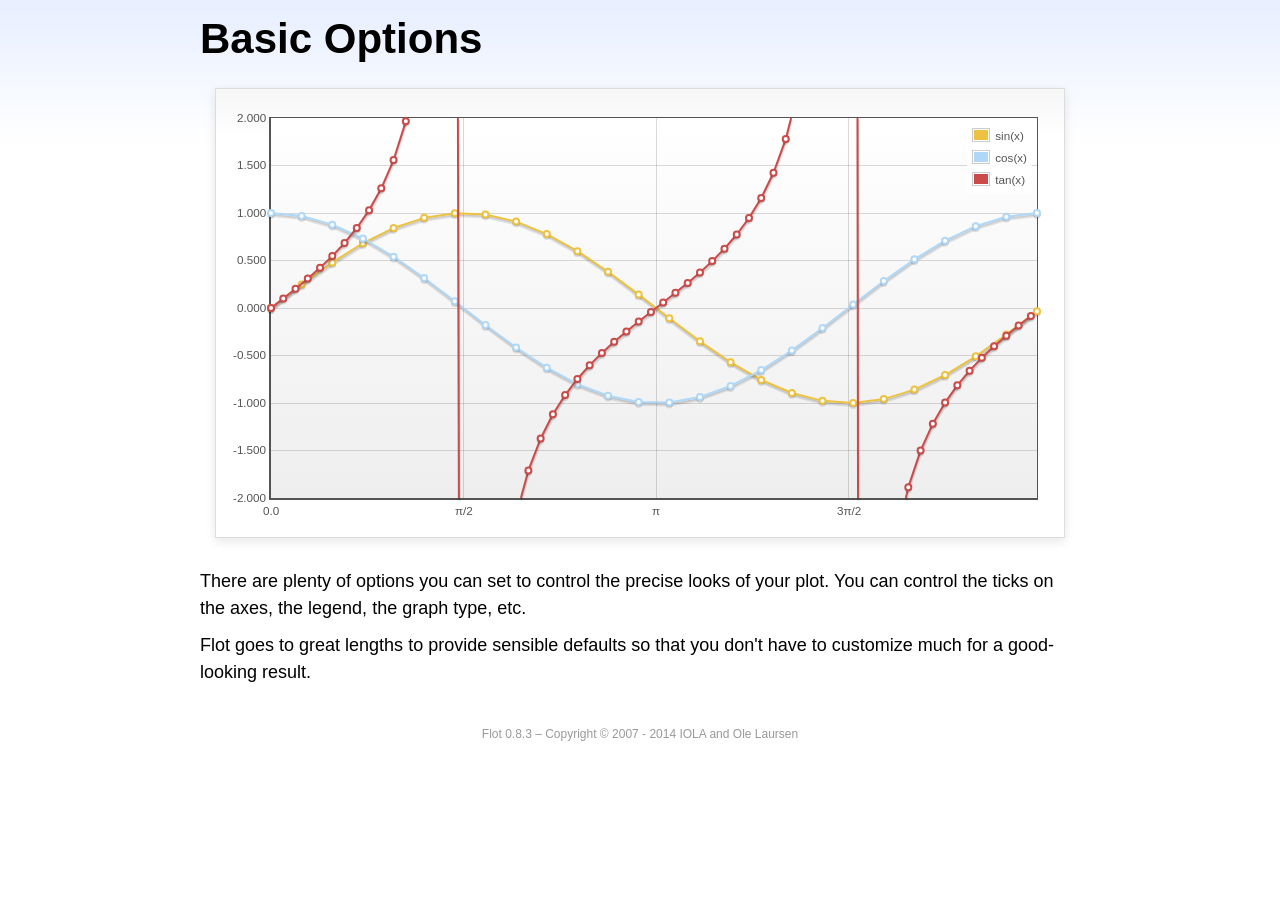
<file: sortByLevels/learnProjects/assets/plugins/flot/examples/basic-options/index.html>
<!DOCTYPE html PUBLIC "-//W3C//DTD HTML 4.01//EN" "http://www.w3.org/TR/html4/strict.dtd">
<html>
<head>
	<meta http-equiv="Content-Type" content="text/html; charset=utf-8">
	<title>Flot Examples: Basic Options</title>
	<link href="../examples.css" rel="stylesheet" type="text/css">
	<!--[if lte IE 8]><script language="javascript" type="text/javascript" src="../../excanvas.min.js"></script><![endif]-->
	<script language="javascript" type="text/javascript" src="../../jquery.js"></script>
	<script language="javascript" type="text/javascript" src="../../jquery.flot.js"></script>
	<script type="text/javascript">

	$(function () {

		var d1 = [];
		for (var i = 0; i < Math.PI * 2; i += 0.25) {
			d1.push([i, Math.sin(i)]);
		}

		var d2 = [];
		for (var i = 0; i < Math.PI * 2; i += 0.25) {
			d2.push([i, Math.cos(i)]);
		}

		var d3 = [];
		for (var i = 0; i < Math.PI * 2; i += 0.1) {
			d3.push([i, Math.tan(i)]);
		}

		$.plot("#placeholder", [
			{ label: "sin(x)", data: d1 },
			{ label: "cos(x)", data: d2 },
			{ label: "tan(x)", data: d3 }
		], {
			series: {
				lines: { show: true },
				points: { show: true }
			},
			xaxis: {
				ticks: [
					0, [ Math.PI/2, "\u03c0/2" ], [ Math.PI, "\u03c0" ],
					[ Math.PI * 3/2, "3\u03c0/2" ], [ Math.PI * 2, "2\u03c0" ]
				]
			},
			yaxis: {
				ticks: 10,
				min: -2,
				max: 2,
				tickDecimals: 3
			},
			grid: {
				backgroundColor: { colors: [ "#fff", "#eee" ] },
				borderWidth: {
					top: 1,
					right: 1,
					bottom: 2,
					left: 2
				}
			}
		});

		// Add the Flot version string to the footer

		$("#footer").prepend("Flot " + $.plot.version + " &ndash; ");
	});

	</script>
</head>
<body>

	<div id="header">
		<h2>Basic Options</h2>
	</div>

	<div id="content">

		<div class="demo-container">
			<div id="placeholder" class="demo-placeholder"></div>
		</div>

		<p>There are plenty of options you can set to control the precise looks of your plot. You can control the ticks on the axes, the legend, the graph type, etc.</p>

		<p>Flot goes to great lengths to provide sensible defaults so that you don't have to customize much for a good-looking result.</p>

	</div>

	<div id="footer">
		Copyright &copy; 2007 - 2014 IOLA and Ole Laursen
	</div>

</body>
</html>
</file>
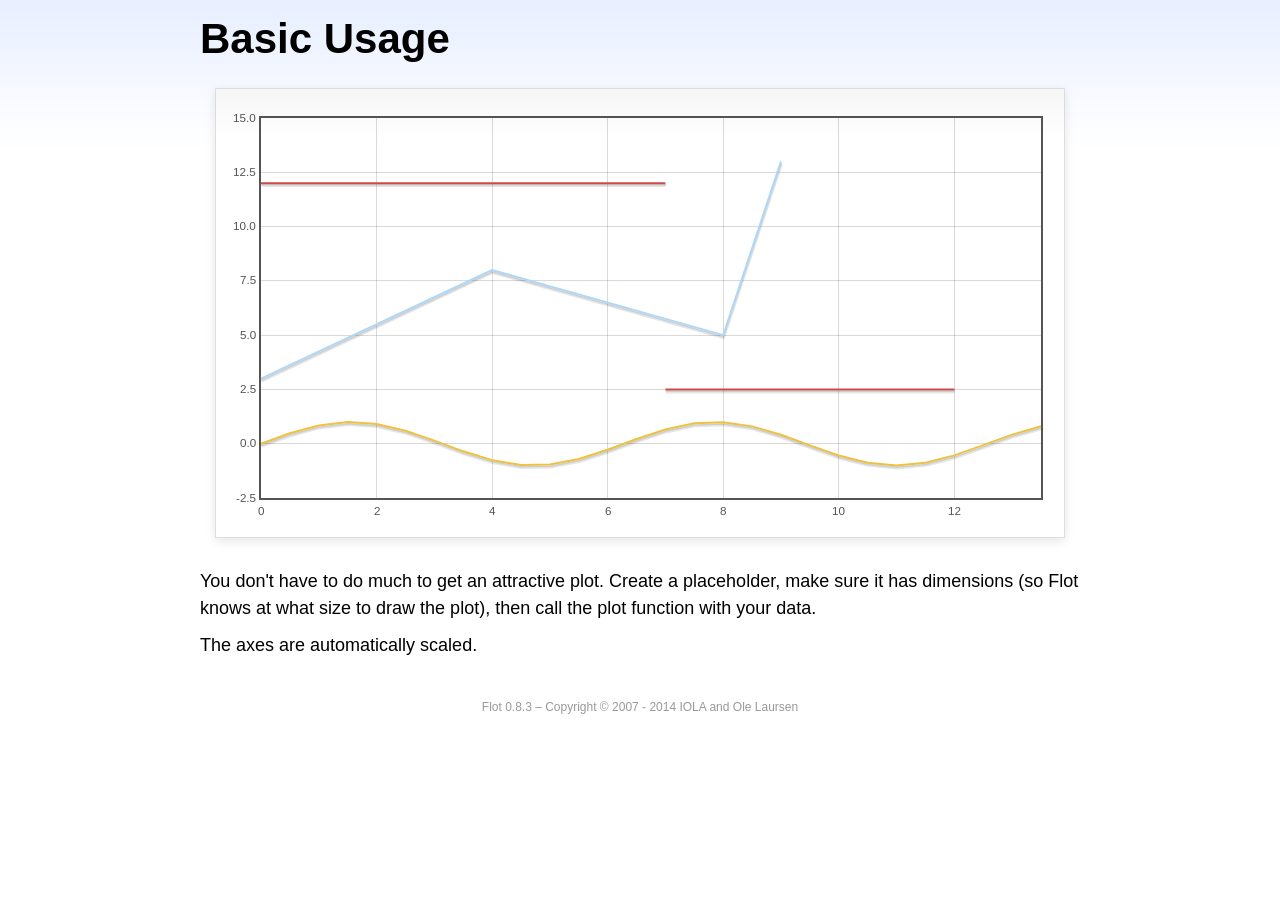
<file: sortByLevels/learnProjects/assets/plugins/flot/examples/basic-usage/index.html>
<!DOCTYPE html PUBLIC "-//W3C//DTD HTML 4.01//EN" "http://www.w3.org/TR/html4/strict.dtd">
<html>
<head>
	<meta http-equiv="Content-Type" content="text/html; charset=utf-8">
	<title>Flot Examples: Basic Usage</title>
	<link href="../examples.css" rel="stylesheet" type="text/css">
	<!--[if lte IE 8]><script language="javascript" type="text/javascript" src="../../excanvas.min.js"></script><![endif]-->
	<script language="javascript" type="text/javascript" src="../../jquery.js"></script>
	<script language="javascript" type="text/javascript" src="../../jquery.flot.js"></script>
	<script type="text/javascript">

	$(function() {

		var d1 = [];
		for (var i = 0; i < 14; i += 0.5) {
			d1.push([i, Math.sin(i)]);
		}

		var d2 = [[0, 3], [4, 8], [8, 5], [9, 13]];

		// A null signifies separate line segments

		var d3 = [[0, 12], [7, 12], null, [7, 2.5], [12, 2.5]];

		$.plot("#placeholder", [ d1, d2, d3 ]);

		// Add the Flot version string to the footer

		$("#footer").prepend("Flot " + $.plot.version + " &ndash; ");
	});

	</script>
</head>
<body>

	<div id="header">
		<h2>Basic Usage</h2>
	</div>

	<div id="content">

		<div class="demo-container">
			<div id="placeholder" class="demo-placeholder"></div>
		</div>

		<p>You don't have to do much to get an attractive plot.  Create a placeholder, make sure it has dimensions (so Flot knows at what size to draw the plot), then call the plot function with your data.</p>

		<p>The axes are automatically scaled.</p>

	</div>

	<div id="footer">
		Copyright &copy; 2007 - 2014 IOLA and Ole Laursen
	</div>

</body>
</html>
</file>
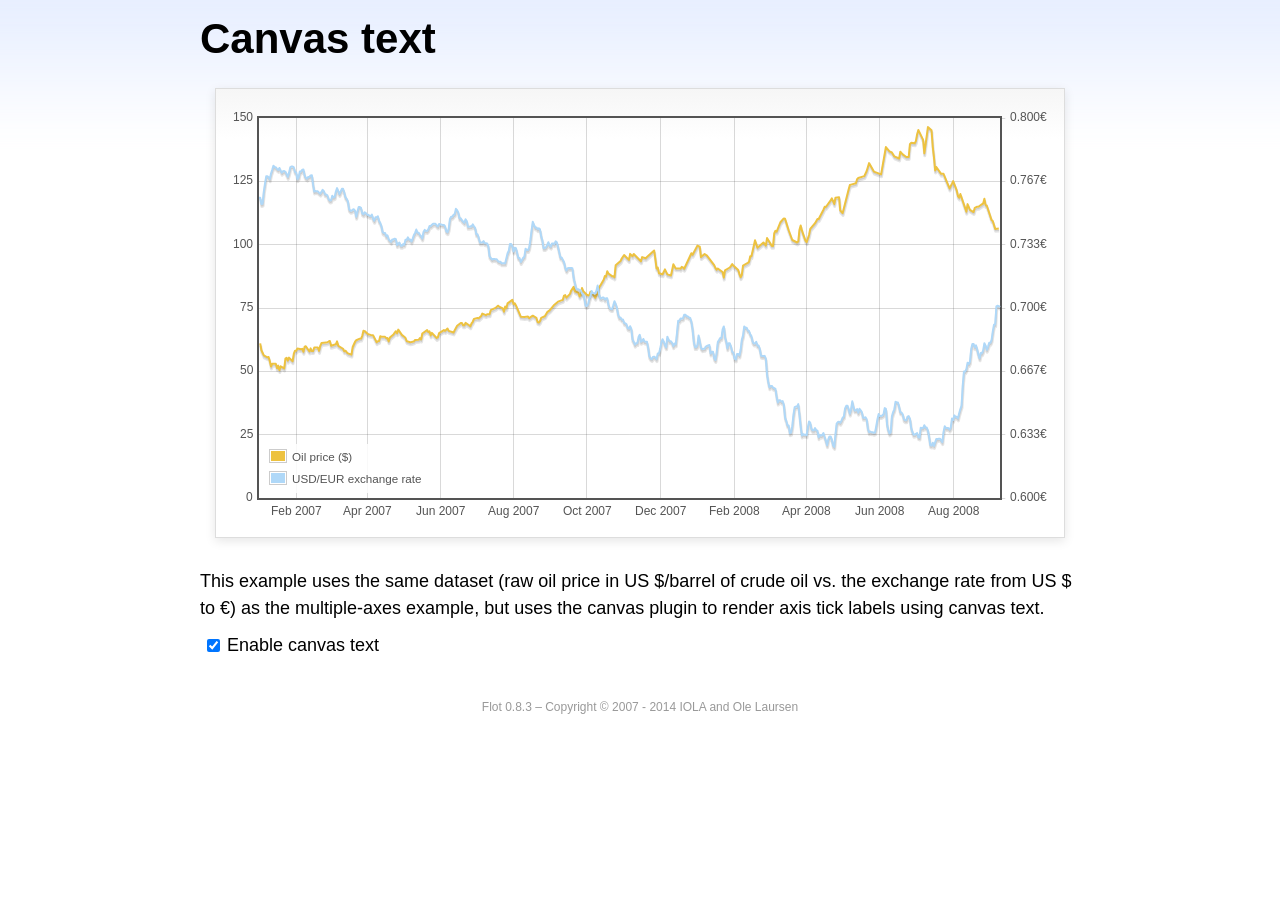
<file: sortByLevels/learnProjects/assets/plugins/flot/examples/canvas/index.html>
<!DOCTYPE html PUBLIC "-//W3C//DTD HTML 4.01//EN" "http://www.w3.org/TR/html4/strict.dtd">
<html>
<head>
	<meta http-equiv="Content-Type" content="text/html; charset=utf-8">
	<title>Flot Examples: Canvas text</title>
	<link href="../examples.css" rel="stylesheet" type="text/css">
	<!--[if lte IE 8]><script language="javascript" type="text/javascript" src="../../excanvas.min.js"></script><![endif]-->
	<script language="javascript" type="text/javascript" src="../../jquery.js"></script>
	<script language="javascript" type="text/javascript" src="../../jquery.flot.js"></script>
	<script language="javascript" type="text/javascript" src="../../jquery.flot.time.js"></script>
	<script language="javascript" type="text/javascript" src="../../jquery.flot.canvas.js"></script>
	<script type="text/javascript">

	$(function() {

		var oilPrices = [[1167692400000,61.05], [1167778800000,58.32], [1167865200000,57.35], [1167951600000,56.31], [1168210800000,55.55], [1168297200000,55.64], [1168383600000,54.02], [1168470000000,51.88], [1168556400000,52.99], [1168815600000,52.99], [1168902000000,51.21], [1168988400000,52.24], [1169074800000,50.48], [1169161200000,51.99], [1169420400000,51.13], [1169506800000,55.04], [1169593200000,55.37], [1169679600000,54.23], [1169766000000,55.42], [1170025200000,54.01], [1170111600000,56.97], [1170198000000,58.14], [1170284400000,58.14], [1170370800000,59.02], [1170630000000,58.74], [1170716400000,58.88], [1170802800000,57.71], [1170889200000,59.71], [1170975600000,59.89], [1171234800000,57.81], [1171321200000,59.06], [1171407600000,58.00], [1171494000000,57.99], [1171580400000,59.39], [1171839600000,59.39], [1171926000000,58.07], [1172012400000,60.07], [1172098800000,61.14], [1172444400000,61.39], [1172530800000,61.46], [1172617200000,61.79], [1172703600000,62.00], [1172790000000,60.07], [1173135600000,60.69], [1173222000000,61.82], [1173308400000,60.05], [1173654000000,58.91], [1173740400000,57.93], [1173826800000,58.16], [1173913200000,57.55], [1173999600000,57.11], [1174258800000,56.59], [1174345200000,59.61], [1174518000000,61.69], [1174604400000,62.28], [1174860000000,62.91], [1174946400000,62.93], [1175032800000,64.03], [1175119200000,66.03], [1175205600000,65.87], [1175464800000,64.64], [1175637600000,64.38], [1175724000000,64.28], [1175810400000,64.28], [1176069600000,61.51], [1176156000000,61.89], [1176242400000,62.01], [1176328800000,63.85], [1176415200000,63.63], [1176674400000,63.61], [1176760800000,63.10], [1176847200000,63.13], [1176933600000,61.83], [1177020000000,63.38], [1177279200000,64.58], [1177452000000,65.84], [1177538400000,65.06], [1177624800000,66.46], [1177884000000,64.40], [1178056800000,63.68], [1178143200000,63.19], [1178229600000,61.93], [1178488800000,61.47], [1178575200000,61.55], [1178748000000,61.81], [1178834400000,62.37], [1179093600000,62.46], [1179180000000,63.17], [1179266400000,62.55], [1179352800000,64.94], [1179698400000,66.27], [1179784800000,65.50], [1179871200000,65.77], [1179957600000,64.18], [1180044000000,65.20], [1180389600000,63.15], [1180476000000,63.49], [1180562400000,65.08], [1180908000000,66.30], [1180994400000,65.96], [1181167200000,66.93], [1181253600000,65.98], [1181599200000,65.35], [1181685600000,66.26], [1181858400000,68.00], [1182117600000,69.09], [1182204000000,69.10], [1182290400000,68.19], [1182376800000,68.19], [1182463200000,69.14], [1182722400000,68.19], [1182808800000,67.77], [1182895200000,68.97], [1182981600000,69.57], [1183068000000,70.68], [1183327200000,71.09], [1183413600000,70.92], [1183586400000,71.81], [1183672800000,72.81], [1183932000000,72.19], [1184018400000,72.56], [1184191200000,72.50], [1184277600000,74.15], [1184623200000,75.05], [1184796000000,75.92], [1184882400000,75.57], [1185141600000,74.89], [1185228000000,73.56], [1185314400000,75.57], [1185400800000,74.95], [1185487200000,76.83], [1185832800000,78.21], [1185919200000,76.53], [1186005600000,76.86], [1186092000000,76.00], [1186437600000,71.59], [1186696800000,71.47], [1186956000000,71.62], [1187042400000,71.00], [1187301600000,71.98], [1187560800000,71.12], [1187647200000,69.47], [1187733600000,69.26], [1187820000000,69.83], [1187906400000,71.09], [1188165600000,71.73], [1188338400000,73.36], [1188511200000,74.04], [1188856800000,76.30], [1189116000000,77.49], [1189461600000,78.23], [1189548000000,79.91], [1189634400000,80.09], [1189720800000,79.10], [1189980000000,80.57], [1190066400000,81.93], [1190239200000,83.32], [1190325600000,81.62], [1190584800000,80.95], [1190671200000,79.53], [1190757600000,80.30], [1190844000000,82.88], [1190930400000,81.66], [1191189600000,80.24], [1191276000000,80.05], [1191362400000,79.94], [1191448800000,81.44], [1191535200000,81.22], [1191794400000,79.02], [1191880800000,80.26], [1191967200000,80.30], [1192053600000,83.08], [1192140000000,83.69], [1192399200000,86.13], [1192485600000,87.61], [1192572000000,87.40], [1192658400000,89.47], [1192744800000,88.60], [1193004000000,87.56], [1193090400000,87.56], [1193176800000,87.10], [1193263200000,91.86], [1193612400000,93.53], [1193698800000,94.53], [1193871600000,95.93], [1194217200000,93.98], [1194303600000,96.37], [1194476400000,95.46], [1194562800000,96.32], [1195081200000,93.43], [1195167600000,95.10], [1195426800000,94.64], [1195513200000,95.10], [1196031600000,97.70], [1196118000000,94.42], [1196204400000,90.62], [1196290800000,91.01], [1196377200000,88.71], [1196636400000,88.32], [1196809200000,90.23], [1196982000000,88.28], [1197241200000,87.86], [1197327600000,90.02], [1197414000000,92.25], [1197586800000,90.63], [1197846000000,90.63], [1197932400000,90.49], [1198018800000,91.24], [1198105200000,91.06], [1198191600000,90.49], [1198710000000,96.62], [1198796400000,96.00], [1199142000000,99.62], [1199314800000,99.18], [1199401200000,95.09], [1199660400000,96.33], [1199833200000,95.67], [1200351600000,91.90], [1200438000000,90.84], [1200524400000,90.13], [1200610800000,90.57], [1200956400000,89.21], [1201042800000,86.99], [1201129200000,89.85], [1201474800000,90.99], [1201561200000,91.64], [1201647600000,92.33], [1201734000000,91.75], [1202079600000,90.02], [1202166000000,88.41], [1202252400000,87.14], [1202338800000,88.11], [1202425200000,91.77], [1202770800000,92.78], [1202857200000,93.27], [1202943600000,95.46], [1203030000000,95.46], [1203289200000,101.74], [1203462000000,98.81], [1203894000000,100.88], [1204066800000,99.64], [1204153200000,102.59], [1204239600000,101.84], [1204498800000,99.52], [1204585200000,99.52], [1204671600000,104.52], [1204758000000,105.47], [1204844400000,105.15], [1205103600000,108.75], [1205276400000,109.92], [1205362800000,110.33], [1205449200000,110.21], [1205708400000,105.68], [1205967600000,101.84], [1206313200000,100.86], [1206399600000,101.22], [1206486000000,105.90], [1206572400000,107.58], [1206658800000,105.62], [1206914400000,101.58], [1207000800000,100.98], [1207173600000,103.83], [1207260000000,106.23], [1207605600000,108.50], [1207778400000,110.11], [1207864800000,110.14], [1208210400000,113.79], [1208296800000,114.93], [1208383200000,114.86], [1208728800000,117.48], [1208815200000,118.30], [1208988000000,116.06], [1209074400000,118.52], [1209333600000,118.75], [1209420000000,113.46], [1209592800000,112.52], [1210024800000,121.84], [1210111200000,123.53], [1210197600000,123.69], [1210543200000,124.23], [1210629600000,125.80], [1210716000000,126.29], [1211148000000,127.05], [1211320800000,129.07], [1211493600000,132.19], [1211839200000,128.85], [1212357600000,127.76], [1212703200000,138.54], [1212962400000,136.80], [1213135200000,136.38], [1213308000000,134.86], [1213653600000,134.01], [1213740000000,136.68], [1213912800000,135.65], [1214172000000,134.62], [1214258400000,134.62], [1214344800000,134.62], [1214431200000,139.64], [1214517600000,140.21], [1214776800000,140.00], [1214863200000,140.97], [1214949600000,143.57], [1215036000000,145.29], [1215381600000,141.37], [1215468000000,136.04], [1215727200000,146.40], [1215986400000,145.18], [1216072800000,138.74], [1216159200000,134.60], [1216245600000,129.29], [1216332000000,130.65], [1216677600000,127.95], [1216850400000,127.95], [1217282400000,122.19], [1217455200000,124.08], [1217541600000,125.10], [1217800800000,121.41], [1217887200000,119.17], [1217973600000,118.58], [1218060000000,120.02], [1218405600000,114.45], [1218492000000,113.01], [1218578400000,116.00], [1218751200000,113.77], [1219010400000,112.87], [1219096800000,114.53], [1219269600000,114.98], [1219356000000,114.98], [1219701600000,116.27], [1219788000000,118.15], [1219874400000,115.59], [1219960800000,115.46], [1220306400000,109.71], [1220392800000,109.35], [1220565600000,106.23], [1220824800000,106.34]];

		var exchangeRates = [[1167606000000,0.7580], [1167692400000,0.7580], [1167778800000,0.75470], [1167865200000,0.75490], [1167951600000,0.76130], [1168038000000,0.76550], [1168124400000,0.76930], [1168210800000,0.76940], [1168297200000,0.76880], [1168383600000,0.76780], [1168470000000,0.77080], [1168556400000,0.77270], [1168642800000,0.77490], [1168729200000,0.77410], [1168815600000,0.77410], [1168902000000,0.77320], [1168988400000,0.77270], [1169074800000,0.77370], [1169161200000,0.77240], [1169247600000,0.77120], [1169334000000,0.7720], [1169420400000,0.77210], [1169506800000,0.77170], [1169593200000,0.77040], [1169679600000,0.7690], [1169766000000,0.77110], [1169852400000,0.7740], [1169938800000,0.77450], [1170025200000,0.77450], [1170111600000,0.7740], [1170198000000,0.77160], [1170284400000,0.77130], [1170370800000,0.76780], [1170457200000,0.76880], [1170543600000,0.77180], [1170630000000,0.77180], [1170716400000,0.77280], [1170802800000,0.77290], [1170889200000,0.76980], [1170975600000,0.76850], [1171062000000,0.76810], [1171148400000,0.7690], [1171234800000,0.7690], [1171321200000,0.76980], [1171407600000,0.76990], [1171494000000,0.76510], [1171580400000,0.76130], [1171666800000,0.76160], [1171753200000,0.76140], [1171839600000,0.76140], [1171926000000,0.76070], [1172012400000,0.76020], [1172098800000,0.76110], [1172185200000,0.76220], [1172271600000,0.76150], [1172358000000,0.75980], [1172444400000,0.75980], [1172530800000,0.75920], [1172617200000,0.75730], [1172703600000,0.75660], [1172790000000,0.75670], [1172876400000,0.75910], [1172962800000,0.75820], [1173049200000,0.75850], [1173135600000,0.76130], [1173222000000,0.76310], [1173308400000,0.76150], [1173394800000,0.760], [1173481200000,0.76130], [1173567600000,0.76270], [1173654000000,0.76270], [1173740400000,0.76080], [1173826800000,0.75830], [1173913200000,0.75750], [1173999600000,0.75620], [1174086000000,0.7520], [1174172400000,0.75120], [1174258800000,0.75120], [1174345200000,0.75170], [1174431600000,0.7520], [1174518000000,0.75110], [1174604400000,0.7480], [1174690800000,0.75090], [1174777200000,0.75310], [1174860000000,0.75310], [1174946400000,0.75270], [1175032800000,0.74980], [1175119200000,0.74930], [1175205600000,0.75040], [1175292000000,0.750], [1175378400000,0.74910], [1175464800000,0.74910], [1175551200000,0.74850], [1175637600000,0.74840], [1175724000000,0.74920], [1175810400000,0.74710], [1175896800000,0.74590], [1175983200000,0.74770], [1176069600000,0.74770], [1176156000000,0.74830], [1176242400000,0.74580], [1176328800000,0.74480], [1176415200000,0.7430], [1176501600000,0.73990], [1176588000000,0.73950], [1176674400000,0.73950], [1176760800000,0.73780], [1176847200000,0.73820], [1176933600000,0.73620], [1177020000000,0.73550], [1177106400000,0.73480], [1177192800000,0.73610], [1177279200000,0.73610], [1177365600000,0.73650], [1177452000000,0.73620], [1177538400000,0.73310], [1177624800000,0.73390], [1177711200000,0.73440], [1177797600000,0.73270], [1177884000000,0.73270], [1177970400000,0.73360], [1178056800000,0.73330], [1178143200000,0.73590], [1178229600000,0.73590], [1178316000000,0.73720], [1178402400000,0.7360], [1178488800000,0.7360], [1178575200000,0.7350], [1178661600000,0.73650], [1178748000000,0.73840], [1178834400000,0.73950], [1178920800000,0.74130], [1179007200000,0.73970], [1179093600000,0.73960], [1179180000000,0.73850], [1179266400000,0.73780], [1179352800000,0.73660], [1179439200000,0.740], [1179525600000,0.74110], [1179612000000,0.74060], [1179698400000,0.74050], [1179784800000,0.74140], [1179871200000,0.74310], [1179957600000,0.74310], [1180044000000,0.74380], [1180130400000,0.74430], [1180216800000,0.74430], [1180303200000,0.74430], [1180389600000,0.74340], [1180476000000,0.74290], [1180562400000,0.74420], [1180648800000,0.7440], [1180735200000,0.74390], [1180821600000,0.74370], [1180908000000,0.74370], [1180994400000,0.74290], [1181080800000,0.74030], [1181167200000,0.73990], [1181253600000,0.74180], [1181340000000,0.74680], [1181426400000,0.7480], [1181512800000,0.7480], [1181599200000,0.7490], [1181685600000,0.74940], [1181772000000,0.75220], [1181858400000,0.75150], [1181944800000,0.75020], [1182031200000,0.74720], [1182117600000,0.74720], [1182204000000,0.74620], [1182290400000,0.74550], [1182376800000,0.74490], [1182463200000,0.74670], [1182549600000,0.74580], [1182636000000,0.74270], [1182722400000,0.74270], [1182808800000,0.7430], [1182895200000,0.74290], [1182981600000,0.7440], [1183068000000,0.7430], [1183154400000,0.74220], [1183240800000,0.73880], [1183327200000,0.73880], [1183413600000,0.73690], [1183500000000,0.73450], [1183586400000,0.73450], [1183672800000,0.73450], [1183759200000,0.73520], [1183845600000,0.73410], [1183932000000,0.73410], [1184018400000,0.7340], [1184104800000,0.73240], [1184191200000,0.72720], [1184277600000,0.72640], [1184364000000,0.72550], [1184450400000,0.72580], [1184536800000,0.72580], [1184623200000,0.72560], [1184709600000,0.72570], [1184796000000,0.72470], [1184882400000,0.72430], [1184968800000,0.72440], [1185055200000,0.72350], [1185141600000,0.72350], [1185228000000,0.72350], [1185314400000,0.72350], [1185400800000,0.72620], [1185487200000,0.72880], [1185573600000,0.73010], [1185660000000,0.73370], [1185746400000,0.73370], [1185832800000,0.73240], [1185919200000,0.72970], [1186005600000,0.73170], [1186092000000,0.73150], [1186178400000,0.72880], [1186264800000,0.72630], [1186351200000,0.72630], [1186437600000,0.72420], [1186524000000,0.72530], [1186610400000,0.72640], [1186696800000,0.7270], [1186783200000,0.73120], [1186869600000,0.73050], [1186956000000,0.73050], [1187042400000,0.73180], [1187128800000,0.73580], [1187215200000,0.74090], [1187301600000,0.74540], [1187388000000,0.74370], [1187474400000,0.74240], [1187560800000,0.74240], [1187647200000,0.74150], [1187733600000,0.74190], [1187820000000,0.74140], [1187906400000,0.73770], [1187992800000,0.73550], [1188079200000,0.73150], [1188165600000,0.73150], [1188252000000,0.7320], [1188338400000,0.73320], [1188424800000,0.73460], [1188511200000,0.73280], [1188597600000,0.73230], [1188684000000,0.7340], [1188770400000,0.7340], [1188856800000,0.73360], [1188943200000,0.73510], [1189029600000,0.73460], [1189116000000,0.73210], [1189202400000,0.72940], [1189288800000,0.72660], [1189375200000,0.72660], [1189461600000,0.72540], [1189548000000,0.72420], [1189634400000,0.72130], [1189720800000,0.71970], [1189807200000,0.72090], [1189893600000,0.7210], [1189980000000,0.7210], [1190066400000,0.7210], [1190152800000,0.72090], [1190239200000,0.71590], [1190325600000,0.71330], [1190412000000,0.71050], [1190498400000,0.70990], [1190584800000,0.70990], [1190671200000,0.70930], [1190757600000,0.70930], [1190844000000,0.70760], [1190930400000,0.7070], [1191016800000,0.70490], [1191103200000,0.70120], [1191189600000,0.70110], [1191276000000,0.70190], [1191362400000,0.70460], [1191448800000,0.70630], [1191535200000,0.70890], [1191621600000,0.70770], [1191708000000,0.70770], [1191794400000,0.70770], [1191880800000,0.70910], [1191967200000,0.71180], [1192053600000,0.70790], [1192140000000,0.70530], [1192226400000,0.7050], [1192312800000,0.70550], [1192399200000,0.70550], [1192485600000,0.70450], [1192572000000,0.70510], [1192658400000,0.70510], [1192744800000,0.70170], [1192831200000,0.70], [1192917600000,0.69950], [1193004000000,0.69940], [1193090400000,0.70140], [1193176800000,0.70360], [1193263200000,0.70210], [1193349600000,0.70020], [1193436000000,0.69670], [1193522400000,0.6950], [1193612400000,0.6950], [1193698800000,0.69390], [1193785200000,0.6940], [1193871600000,0.69220], [1193958000000,0.69190], [1194044400000,0.69140], [1194130800000,0.68940], [1194217200000,0.68910], [1194303600000,0.69040], [1194390000000,0.6890], [1194476400000,0.68340], [1194562800000,0.68230], [1194649200000,0.68070], [1194735600000,0.68150], [1194822000000,0.68150], [1194908400000,0.68470], [1194994800000,0.68590], [1195081200000,0.68220], [1195167600000,0.68270], [1195254000000,0.68370], [1195340400000,0.68230], [1195426800000,0.68220], [1195513200000,0.68220], [1195599600000,0.67920], [1195686000000,0.67460], [1195772400000,0.67350], [1195858800000,0.67310], [1195945200000,0.67420], [1196031600000,0.67440], [1196118000000,0.67390], [1196204400000,0.67310], [1196290800000,0.67610], [1196377200000,0.67610], [1196463600000,0.67850], [1196550000000,0.68180], [1196636400000,0.68360], [1196722800000,0.68230], [1196809200000,0.68050], [1196895600000,0.67930], [1196982000000,0.68490], [1197068400000,0.68330], [1197154800000,0.68250], [1197241200000,0.68250], [1197327600000,0.68160], [1197414000000,0.67990], [1197500400000,0.68130], [1197586800000,0.68090], [1197673200000,0.68680], [1197759600000,0.69330], [1197846000000,0.69330], [1197932400000,0.69450], [1198018800000,0.69440], [1198105200000,0.69460], [1198191600000,0.69640], [1198278000000,0.69650], [1198364400000,0.69560], [1198450800000,0.69560], [1198537200000,0.6950], [1198623600000,0.69480], [1198710000000,0.69280], [1198796400000,0.68870], [1198882800000,0.68240], [1198969200000,0.67940], [1199055600000,0.67940], [1199142000000,0.68030], [1199228400000,0.68550], [1199314800000,0.68240], [1199401200000,0.67910], [1199487600000,0.67830], [1199574000000,0.67850], [1199660400000,0.67850], [1199746800000,0.67970], [1199833200000,0.680], [1199919600000,0.68030], [1200006000000,0.68050], [1200092400000,0.6760], [1200178800000,0.6770], [1200265200000,0.6770], [1200351600000,0.67360], [1200438000000,0.67260], [1200524400000,0.67640], [1200610800000,0.68210], [1200697200000,0.68310], [1200783600000,0.68420], [1200870000000,0.68420], [1200956400000,0.68870], [1201042800000,0.69030], [1201129200000,0.68480], [1201215600000,0.68240], [1201302000000,0.67880], [1201388400000,0.68140], [1201474800000,0.68140], [1201561200000,0.67970], [1201647600000,0.67690], [1201734000000,0.67650], [1201820400000,0.67330], [1201906800000,0.67290], [1201993200000,0.67580], [1202079600000,0.67580], [1202166000000,0.6750], [1202252400000,0.6780], [1202338800000,0.68330], [1202425200000,0.68560], [1202511600000,0.69030], [1202598000000,0.68960], [1202684400000,0.68960], [1202770800000,0.68820], [1202857200000,0.68790], [1202943600000,0.68620], [1203030000000,0.68520], [1203116400000,0.68230], [1203202800000,0.68130], [1203289200000,0.68130], [1203375600000,0.68220], [1203462000000,0.68020], [1203548400000,0.68020], [1203634800000,0.67840], [1203721200000,0.67480], [1203807600000,0.67470], [1203894000000,0.67470], [1203980400000,0.67480], [1204066800000,0.67330], [1204153200000,0.6650], [1204239600000,0.66110], [1204326000000,0.65830], [1204412400000,0.6590], [1204498800000,0.6590], [1204585200000,0.65810], [1204671600000,0.65780], [1204758000000,0.65740], [1204844400000,0.65320], [1204930800000,0.65020], [1205017200000,0.65140], [1205103600000,0.65140], [1205190000000,0.65070], [1205276400000,0.6510], [1205362800000,0.64890], [1205449200000,0.64240], [1205535600000,0.64060], [1205622000000,0.63820], [1205708400000,0.63820], [1205794800000,0.63410], [1205881200000,0.63440], [1205967600000,0.63780], [1206054000000,0.64390], [1206140400000,0.64780], [1206226800000,0.64810], [1206313200000,0.64810], [1206399600000,0.64940], [1206486000000,0.64380], [1206572400000,0.63770], [1206658800000,0.63290], [1206745200000,0.63360], [1206831600000,0.63330], [1206914400000,0.63330], [1207000800000,0.6330], [1207087200000,0.63710], [1207173600000,0.64030], [1207260000000,0.63960], [1207346400000,0.63640], [1207432800000,0.63560], [1207519200000,0.63560], [1207605600000,0.63680], [1207692000000,0.63570], [1207778400000,0.63540], [1207864800000,0.6320], [1207951200000,0.63320], [1208037600000,0.63280], [1208124000000,0.63310], [1208210400000,0.63420], [1208296800000,0.63210], [1208383200000,0.63020], [1208469600000,0.62780], [1208556000000,0.63080], [1208642400000,0.63240], [1208728800000,0.63240], [1208815200000,0.63070], [1208901600000,0.62770], [1208988000000,0.62690], [1209074400000,0.63350], [1209160800000,0.63920], [1209247200000,0.640], [1209333600000,0.64010], [1209420000000,0.63960], [1209506400000,0.64070], [1209592800000,0.64230], [1209679200000,0.64290], [1209765600000,0.64720], [1209852000000,0.64850], [1209938400000,0.64860], [1210024800000,0.64670], [1210111200000,0.64440], [1210197600000,0.64670], [1210284000000,0.65090], [1210370400000,0.64780], [1210456800000,0.64610], [1210543200000,0.64610], [1210629600000,0.64680], [1210716000000,0.64490], [1210802400000,0.6470], [1210888800000,0.64610], [1210975200000,0.64520], [1211061600000,0.64220], [1211148000000,0.64220], [1211234400000,0.64250], [1211320800000,0.64140], [1211407200000,0.63660], [1211493600000,0.63460], [1211580000000,0.6350], [1211666400000,0.63460], [1211752800000,0.63460], [1211839200000,0.63430], [1211925600000,0.63460], [1212012000000,0.63790], [1212098400000,0.64160], [1212184800000,0.64420], [1212271200000,0.64310], [1212357600000,0.64310], [1212444000000,0.64350], [1212530400000,0.6440], [1212616800000,0.64730], [1212703200000,0.64690], [1212789600000,0.63860], [1212876000000,0.63560], [1212962400000,0.6340], [1213048800000,0.63460], [1213135200000,0.6430], [1213221600000,0.64520], [1213308000000,0.64670], [1213394400000,0.65060], [1213480800000,0.65040], [1213567200000,0.65030], [1213653600000,0.64810], [1213740000000,0.64510], [1213826400000,0.6450], [1213912800000,0.64410], [1213999200000,0.64140], [1214085600000,0.64090], [1214172000000,0.64090], [1214258400000,0.64280], [1214344800000,0.64310], [1214431200000,0.64180], [1214517600000,0.63710], [1214604000000,0.63490], [1214690400000,0.63330], [1214776800000,0.63340], [1214863200000,0.63380], [1214949600000,0.63420], [1215036000000,0.6320], [1215122400000,0.63180], [1215208800000,0.6370], [1215295200000,0.63680], [1215381600000,0.63680], [1215468000000,0.63830], [1215554400000,0.63710], [1215640800000,0.63710], [1215727200000,0.63550], [1215813600000,0.6320], [1215900000000,0.62770], [1215986400000,0.62760], [1216072800000,0.62910], [1216159200000,0.62740], [1216245600000,0.62930], [1216332000000,0.63110], [1216418400000,0.6310], [1216504800000,0.63120], [1216591200000,0.63120], [1216677600000,0.63040], [1216764000000,0.62940], [1216850400000,0.63480], [1216936800000,0.63780], [1217023200000,0.63680], [1217109600000,0.63680], [1217196000000,0.63680], [1217282400000,0.6360], [1217368800000,0.6370], [1217455200000,0.64180], [1217541600000,0.64110], [1217628000000,0.64350], [1217714400000,0.64270], [1217800800000,0.64270], [1217887200000,0.64190], [1217973600000,0.64460], [1218060000000,0.64680], [1218146400000,0.64870], [1218232800000,0.65940], [1218319200000,0.66660], [1218405600000,0.66660], [1218492000000,0.66780], [1218578400000,0.67120], [1218664800000,0.67050], [1218751200000,0.67180], [1218837600000,0.67840], [1218924000000,0.68110], [1219010400000,0.68110], [1219096800000,0.67940], [1219183200000,0.68040], [1219269600000,0.67810], [1219356000000,0.67560], [1219442400000,0.67350], [1219528800000,0.67630], [1219615200000,0.67620], [1219701600000,0.67770], [1219788000000,0.68150], [1219874400000,0.68020], [1219960800000,0.6780], [1220047200000,0.67960], [1220133600000,0.68170], [1220220000000,0.68170], [1220306400000,0.68320], [1220392800000,0.68770], [1220479200000,0.69120], [1220565600000,0.69140], [1220652000000,0.70090], [1220738400000,0.70120], [1220824800000,0.7010], [1220911200000,0.70050]];

		var data = [
			{ data: oilPrices, label: "Oil price ($)" },
			{ data: exchangeRates, label: "USD/EUR exchange rate", yaxis: 2 }
		];

		var options = {
			canvas: true,
			xaxes: [ { mode: "time" } ],
			yaxes: [ { min: 0 }, {
				position: "right",
				alignTicksWithAxis: 1,
				tickFormatter: function(value, axis) {
					return value.toFixed(axis.tickDecimals) + "€";
				}
			} ],
			legend: { position: "sw" }
		}

		$.plot("#placeholder", data, options);

		$("input").change(function () {
			options.canvas = $(this).is(":checked");
			$.plot("#placeholder", data, options);
		});

		// Add the Flot version string to the footer

		$("#footer").prepend("Flot " + $.plot.version + " &ndash; ");
	});

	</script>
</head>
<body>

	<div id="header">
		<h2>Canvas text</h2>
	</div>

	<div id="content">

		<div class="demo-container">
			<div id="placeholder" class="demo-placeholder"></div>
		</div>

		<p>This example uses the same dataset (raw oil price in US $/barrel of crude oil vs. the exchange rate from US $ to €) as the multiple-axes example, but uses the canvas plugin to render axis tick labels using canvas text.</p>

		<p><input type="checkbox" checked="checked">Enable canvas text</input></p>

	</div>

	<div id="footer">
		Copyright &copy; 2007 - 2014 IOLA and Ole Laursen
	</div>

</body>
</html>
</file>
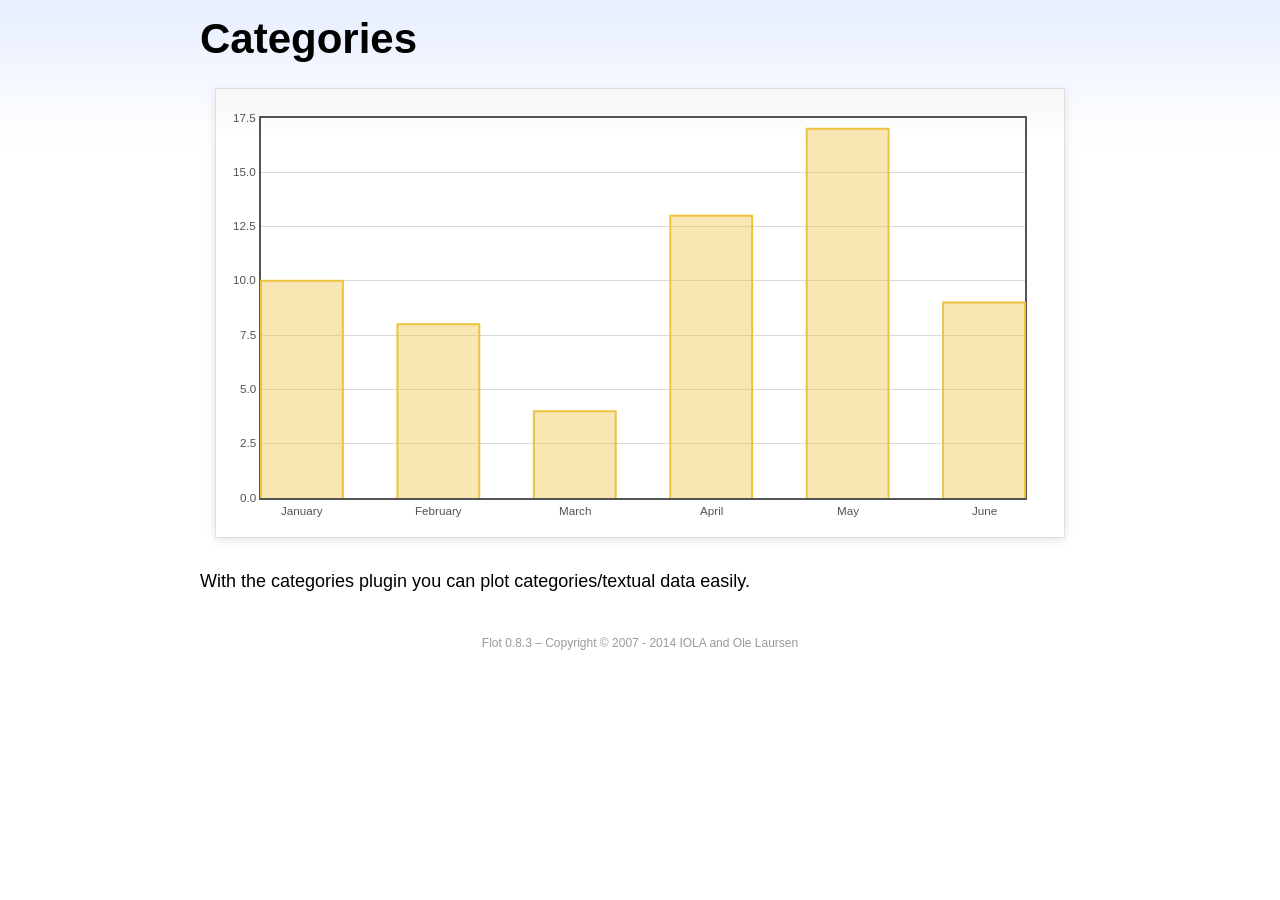
<file: sortByLevels/learnProjects/assets/plugins/flot/examples/categories/index.html>
<!DOCTYPE html PUBLIC "-//W3C//DTD HTML 4.01//EN" "http://www.w3.org/TR/html4/strict.dtd">
<html>
<head>
	<meta http-equiv="Content-Type" content="text/html; charset=utf-8">
	<title>Flot Examples: Categories</title>
	<link href="../examples.css" rel="stylesheet" type="text/css">
	<!--[if lte IE 8]><script language="javascript" type="text/javascript" src="../../excanvas.min.js"></script><![endif]-->
	<script language="javascript" type="text/javascript" src="../../jquery.js"></script>
	<script language="javascript" type="text/javascript" src="../../jquery.flot.js"></script>
	<script language="javascript" type="text/javascript" src="../../jquery.flot.categories.js"></script>
	<script type="text/javascript">

	$(function() {

		var data = [ ["January", 10], ["February", 8], ["March", 4], ["April", 13], ["May", 17], ["June", 9] ];

		$.plot("#placeholder", [ data ], {
			series: {
				bars: {
					show: true,
					barWidth: 0.6,
					align: "center"
				}
			},
			xaxis: {
				mode: "categories",
				tickLength: 0
			}
		});

		// Add the Flot version string to the footer

		$("#footer").prepend("Flot " + $.plot.version + " &ndash; ");
	});

	</script>
</head>
<body>

	<div id="header">
		<h2>Categories</h2>
	</div>

	<div id="content">

		<div class="demo-container">
			<div id="placeholder" class="demo-placeholder"></div>
		</div>

		<p>With the categories plugin you can plot categories/textual data easily.</p>

	</div>

	<div id="footer">
		Copyright &copy; 2007 - 2014 IOLA and Ole Laursen
	</div>

</body>
</html>
</file>
<file: sortByLevels/learnProjects/assets/plugins/flot/examples/examples.css>
* {	padding: 0; margin: 0; vertical-align: top; }

body {
	background: url(background.png) repeat-x;
	font: 18px/1.5em "proxima-nova", Helvetica, Arial, sans-serif;
}

a {	color: #069; }
a:hover { color: #28b; }

h2 {
	margin-top: 15px;
	font: normal 32px "omnes-pro", Helvetica, Arial, sans-serif;
}

h3 {
	margin-left: 30px;
	font: normal 26px "omnes-pro", Helvetica, Arial, sans-serif;
	color: #666;
}

p {
	margin-top: 10px;
}

button {
	font-size: 18px;
	padding: 1px 7px;
}

input {
	font-size: 18px;
}

input[type=checkbox] {
	margin: 7px;
}

#header {
	position: relative;
	width: 900px;
	margin: auto;
}

#header h2 {
	margin-left: 10px;
	vertical-align: middle;
	font-size: 42px;
	font-weight: bold;
	text-decoration: none;
	color: #000;
}

#content {
	width: 880px;
	margin: 0 auto;
	padding: 10px;
}

#footer {
	margin-top: 25px;
	margin-bottom: 10px;
	text-align: center;
	font-size: 12px;
	color: #999;
}

.demo-container {
	box-sizing: border-box;
	width: 850px;
	height: 450px;
	padding: 20px 15px 15px 15px;
	margin: 15px auto 30px auto;
	border: 1px solid #ddd;
	background: #fff;
	background: linear-gradient(#f6f6f6 0, #fff 50px);
	background: -o-linear-gradient(#f6f6f6 0, #fff 50px);
	background: -ms-linear-gradient(#f6f6f6 0, #fff 50px);
	background: -moz-linear-gradient(#f6f6f6 0, #fff 50px);
	background: -webkit-linear-gradient(#f6f6f6 0, #fff 50px);
	box-shadow: 0 3px 10px rgba(0,0,0,0.15);
	-o-box-shadow: 0 3px 10px rgba(0,0,0,0.1);
	-ms-box-shadow: 0 3px 10px rgba(0,0,0,0.1);
	-moz-box-shadow: 0 3px 10px rgba(0,0,0,0.1);
	-webkit-box-shadow: 0 3px 10px rgba(0,0,0,0.1);
}

.demo-placeholder {
	width: 100%;
	height: 100%;
	font-size: 14px;
	line-height: 1.2em;
}

.legend table {
	border-spacing: 5px;
}
</file>
<file: sortByLevels/learnProjects/assets/plugins/chartist/dist/chartist.min.css>
.ct-double-octave:after,.ct-major-eleventh:after,.ct-major-second:after,.ct-major-seventh:after,.ct-major-sixth:after,.ct-major-tenth:after,.ct-major-third:after,.ct-major-twelfth:after,.ct-minor-second:after,.ct-minor-seventh:after,.ct-minor-sixth:after,.ct-minor-third:after,.ct-octave:after,.ct-perfect-fifth:after,.ct-perfect-fourth:after,.ct-square:after{content:"";clear:both}.ct-label{fill:rgba(0,0,0,.4);color:rgba(0,0,0,.4);font-size:.75rem;line-height:1}.ct-grid-background,.ct-line{fill:none}.ct-chart-bar .ct-label,.ct-chart-line .ct-label{display:block;display:-webkit-box;display:-moz-box;display:-ms-flexbox;display:-webkit-flex;display:flex}.ct-chart-donut .ct-label,.ct-chart-pie .ct-label{dominant-baseline:central}.ct-label.ct-horizontal.ct-start{-webkit-box-align:flex-end;-webkit-align-items:flex-end;-ms-flex-align:flex-end;align-items:flex-end;-webkit-box-pack:flex-start;-webkit-justify-content:flex-start;-ms-flex-pack:flex-start;justify-content:flex-start;text-align:left;text-anchor:start}.ct-label.ct-horizontal.ct-end{-webkit-box-align:flex-start;-webkit-align-items:flex-start;-ms-flex-align:flex-start;align-items:flex-start;-webkit-box-pack:flex-start;-webkit-justify-content:flex-start;-ms-flex-pack:flex-start;justify-content:flex-start;text-align:left;text-anchor:start}.ct-label.ct-vertical.ct-start{-webkit-box-align:flex-end;-webkit-align-items:flex-end;-ms-flex-align:flex-end;align-items:flex-end;-webkit-box-pack:flex-end;-webkit-justify-content:flex-end;-ms-flex-pack:flex-end;justify-content:flex-end;text-align:right;text-anchor:end}.ct-label.ct-vertical.ct-end{-webkit-box-align:flex-end;-webkit-align-items:flex-end;-ms-flex-align:flex-end;align-items:flex-end;-webkit-box-pack:flex-start;-webkit-justify-content:flex-start;-ms-flex-pack:flex-start;justify-content:flex-start;text-align:left;text-anchor:start}.ct-chart-bar .ct-label.ct-horizontal.ct-start{-webkit-box-align:flex-end;-webkit-align-items:flex-end;-ms-flex-align:flex-end;align-items:flex-end;-webkit-box-pack:center;-webkit-justify-content:center;-ms-flex-pack:center;justify-content:center;text-align:center;text-anchor:start}.ct-chart-bar .ct-label.ct-horizontal.ct-end{-webkit-box-align:flex-start;-webkit-align-items:flex-start;-ms-flex-align:flex-start;align-items:flex-start;-webkit-box-pack:center;-webkit-justify-content:center;-ms-flex-pack:center;justify-content:center;text-align:center;text-anchor:start}.ct-chart-bar.ct-horizontal-bars .ct-label.ct-horizontal.ct-start{-webkit-box-align:flex-end;-webkit-align-items:flex-end;-ms-flex-align:flex-end;align-items:flex-end;-webkit-box-pack:flex-start;-webkit-justify-content:flex-start;-ms-flex-pack:flex-start;justify-content:flex-start;text-align:left;text-anchor:start}.ct-chart-bar.ct-horizontal-bars .ct-label.ct-horizontal.ct-end{-webkit-box-align:flex-start;-webkit-align-items:flex-start;-ms-flex-align:flex-start;align-items:flex-start;-webkit-box-pack:flex-start;-webkit-justify-content:flex-start;-ms-flex-pack:flex-start;justify-content:flex-start;text-align:left;text-anchor:start}.ct-chart-bar.ct-horizontal-bars .ct-label.ct-vertical.ct-start{-webkit-box-align:center;-webkit-align-items:center;-ms-flex-align:center;align-items:center;-webkit-box-pack:flex-end;-webkit-justify-content:flex-end;-ms-flex-pack:flex-end;justify-content:flex-end;text-align:right;text-anchor:end}.ct-chart-bar.ct-horizontal-bars .ct-label.ct-vertical.ct-end{-webkit-box-align:center;-webkit-align-items:center;-ms-flex-align:center;align-items:center;-webkit-box-pack:flex-start;-webkit-justify-content:flex-start;-ms-flex-pack:flex-start;justify-content:flex-start;text-align:left;text-anchor:end}.ct-grid{stroke:rgba(0,0,0,.2);stroke-width:1px;stroke-dasharray:2px}.ct-point{stroke-width:10px;stroke-linecap:round}.ct-line{stroke-width:4px}.ct-area{stroke:none;fill-opacity:.1}.ct-bar{fill:none;stroke-width:10px}.ct-slice-donut{fill:none;stroke-width:60px}.ct-series-a .ct-bar,.ct-series-a .ct-line,.ct-series-a .ct-point,.ct-series-a .ct-slice-donut{stroke:#d70206}.ct-series-a .ct-area,.ct-series-a .ct-slice-donut-solid,.ct-series-a .ct-slice-pie{fill:#d70206}.ct-series-b .ct-bar,.ct-series-b .ct-line,.ct-series-b .ct-point,.ct-series-b .ct-slice-donut{stroke:#f05b4f}.ct-series-b .ct-area,.ct-series-b .ct-slice-donut-solid,.ct-series-b .ct-slice-pie{fill:#f05b4f}.ct-series-c .ct-bar,.ct-series-c .ct-line,.ct-series-c .ct-point,.ct-series-c .ct-slice-donut{stroke:#f4c63d}.ct-series-c .ct-area,.ct-series-c .ct-slice-donut-solid,.ct-series-c .ct-slice-pie{fill:#f4c63d}.ct-series-d .ct-bar,.ct-series-d .ct-line,.ct-series-d .ct-point,.ct-series-d .ct-slice-donut{stroke:#d17905}.ct-series-d .ct-area,.ct-series-d .ct-slice-donut-solid,.ct-series-d .ct-slice-pie{fill:#d17905}.ct-series-e .ct-bar,.ct-series-e .ct-line,.ct-series-e .ct-point,.ct-series-e .ct-slice-donut{stroke:#453d3f}.ct-series-e .ct-area,.ct-series-e .ct-slice-donut-solid,.ct-series-e .ct-slice-pie{fill:#453d3f}.ct-series-f .ct-bar,.ct-series-f .ct-line,.ct-series-f .ct-point,.ct-series-f .ct-slice-donut{stroke:#59922b}.ct-series-f .ct-area,.ct-series-f .ct-slice-donut-solid,.ct-series-f .ct-slice-pie{fill:#59922b}.ct-series-g .ct-bar,.ct-series-g .ct-line,.ct-series-g .ct-point,.ct-series-g .ct-slice-donut{stroke:#0544d3}.ct-series-g .ct-area,.ct-series-g .ct-slice-donut-solid,.ct-series-g .ct-slice-pie{fill:#0544d3}.ct-series-h .ct-bar,.ct-series-h .ct-line,.ct-series-h .ct-point,.ct-series-h .ct-slice-donut{stroke:#6b0392}.ct-series-h .ct-area,.ct-series-h .ct-slice-donut-solid,.ct-series-h .ct-slice-pie{fill:#6b0392}.ct-series-i .ct-bar,.ct-series-i .ct-line,.ct-series-i .ct-point,.ct-series-i .ct-slice-donut{stroke:#f05b4f}.ct-series-i .ct-area,.ct-series-i .ct-slice-donut-solid,.ct-series-i .ct-slice-pie{fill:#f05b4f}.ct-series-j .ct-bar,.ct-series-j .ct-line,.ct-series-j .ct-point,.ct-series-j .ct-slice-donut{stroke:#dda458}.ct-series-j .ct-area,.ct-series-j .ct-slice-donut-solid,.ct-series-j .ct-slice-pie{fill:#dda458}.ct-series-k .ct-bar,.ct-series-k .ct-line,.ct-series-k .ct-point,.ct-series-k .ct-slice-donut{stroke:#eacf7d}.ct-series-k .ct-area,.ct-series-k .ct-slice-donut-solid,.ct-series-k .ct-slice-pie{fill:#eacf7d}.ct-series-l .ct-bar,.ct-series-l .ct-line,.ct-series-l .ct-point,.ct-series-l .ct-slice-donut{stroke:#86797d}.ct-series-l .ct-area,.ct-series-l .ct-slice-donut-solid,.ct-series-l .ct-slice-pie{fill:#86797d}.ct-series-m .ct-bar,.ct-series-m .ct-line,.ct-series-m .ct-point,.ct-series-m .ct-slice-donut{stroke:#b2c326}.ct-series-m .ct-area,.ct-series-m .ct-slice-donut-solid,.ct-series-m .ct-slice-pie{fill:#b2c326}.ct-series-n .ct-bar,.ct-series-n .ct-line,.ct-series-n .ct-point,.ct-series-n .ct-slice-donut{stroke:#6188e2}.ct-series-n .ct-area,.ct-series-n .ct-slice-donut-solid,.ct-series-n .ct-slice-pie{fill:#6188e2}.ct-series-o .ct-bar,.ct-series-o .ct-line,.ct-series-o .ct-point,.ct-series-o .ct-slice-donut{stroke:#a748ca}.ct-series-o .ct-area,.ct-series-o .ct-slice-donut-solid,.ct-series-o .ct-slice-pie{fill:#a748ca}.ct-square{display:block;position:relative;width:100%}.ct-square:before{display:block;float:left;content:"";width:0;height:0;padding-bottom:100%}.ct-square:after{display:table}.ct-square>svg{display:block;position:absolute;top:0;left:0}.ct-minor-second{display:block;position:relative;width:100%}.ct-minor-second:before{display:block;float:left;content:"";width:0;height:0;padding-bottom:93.75%}.ct-minor-second:after{display:table}.ct-minor-second>svg{display:block;position:absolute;top:0;left:0}.ct-major-second{display:block;position:relative;width:100%}.ct-major-second:before{display:block;float:left;content:"";width:0;height:0;padding-bottom:88.8888888889%}.ct-major-second:after{display:table}.ct-major-second>svg{display:block;position:absolute;top:0;left:0}.ct-minor-third{display:block;position:relative;width:100%}.ct-minor-third:before{display:block;float:left;content:"";width:0;height:0;padding-bottom:83.3333333333%}.ct-minor-third:after{display:table}.ct-minor-third>svg{display:block;position:absolute;top:0;left:0}.ct-major-third{display:block;position:relative;width:100%}.ct-major-third:before{display:block;float:left;content:"";width:0;height:0;padding-bottom:80%}.ct-major-third:after{display:table}.ct-major-third>svg{display:block;position:absolute;top:0;left:0}.ct-perfect-fourth{display:block;position:relative;width:100%}.ct-perfect-fourth:before{display:block;float:left;content:"";width:0;height:0;padding-bottom:75%}.ct-perfect-fourth:after{display:table}.ct-perfect-fourth>svg{display:block;position:absolute;top:0;left:0}.ct-perfect-fifth{display:block;position:relative;width:100%}.ct-perfect-fifth:before{display:block;float:left;content:"";width:0;height:0;padding-bottom:66.6666666667%}.ct-perfect-fifth:after{display:table}.ct-perfect-fifth>svg{display:block;position:absolute;top:0;left:0}.ct-minor-sixth{display:block;position:relative;width:100%}.ct-minor-sixth:before{display:block;float:left;content:"";width:0;height:0;padding-bottom:62.5%}.ct-minor-sixth:after{display:table}.ct-minor-sixth>svg{display:block;position:absolute;top:0;left:0}.ct-golden-section{display:block;position:relative;width:100%}.ct-golden-section:before{display:block;float:left;content:"";width:0;height:0;padding-bottom:61.804697157%}.ct-golden-section:after{content:"";display:table;clear:both}.ct-golden-section>svg{display:block;position:absolute;top:0;left:0}.ct-major-sixth{display:block;position:relative;width:100%}.ct-major-sixth:before{display:block;float:left;content:"";width:0;height:0;padding-bottom:60%}.ct-major-sixth:after{display:table}.ct-major-sixth>svg{display:block;position:absolute;top:0;left:0}.ct-minor-seventh{display:block;position:relative;width:100%}.ct-minor-seventh:before{display:block;float:left;content:"";width:0;height:0;padding-bottom:56.25%}.ct-minor-seventh:after{display:table}.ct-minor-seventh>svg{display:block;position:absolute;top:0;left:0}.ct-major-seventh{display:block;position:relative;width:100%}.ct-major-seventh:before{display:block;float:left;content:"";width:0;height:0;padding-bottom:53.3333333333%}.ct-major-seventh:after{display:table}.ct-major-seventh>svg{display:block;position:absolute;top:0;left:0}.ct-octave{display:block;position:relative;width:100%}.ct-octave:before{display:block;float:left;content:"";width:0;height:0;padding-bottom:50%}.ct-octave:after{display:table}.ct-octave>svg{display:block;position:absolute;top:0;left:0}.ct-major-tenth{display:block;position:relative;width:100%}.ct-major-tenth:before{display:block;float:left;content:"";width:0;height:0;padding-bottom:40%}.ct-major-tenth:after{display:table}.ct-major-tenth>svg{display:block;position:absolute;top:0;left:0}.ct-major-eleventh{display:block;position:relative;width:100%}.ct-major-eleventh:before{display:block;float:left;content:"";width:0;height:0;padding-bottom:37.5%}.ct-major-eleventh:after{display:table}.ct-major-eleventh>svg{display:block;position:absolute;top:0;left:0}.ct-major-twelfth{display:block;position:relative;width:100%}.ct-major-twelfth:before{display:block;float:left;content:"";width:0;height:0;padding-bottom:33.3333333333%}.ct-major-twelfth:after{display:table}.ct-major-twelfth>svg{display:block;position:absolute;top:0;left:0}.ct-double-octave{display:block;position:relative;width:100%}.ct-double-octave:before{display:block;float:left;content:"";width:0;height:0;padding-bottom:25%}.ct-double-octave:after{display:table}.ct-double-octave>svg{display:block;position:absolute;top:0;left:0}
</file>
<file: sortByLevels/learnProjects/monster-html/css/style.min.css>
@charset "UTF-8";@import url("https://fonts.googleapis.com/css?family=Rubik:300,400,500,700,900");@import 'icons/font-awesome/css/fontawesome-all.css';@import 'icons/simple-line-icons/css/simple-line-icons.css';@import 'icons/weather-icons/css/weather-icons.min.css';@import 'icons/themify-icons/themify-icons.css';@import "icons/material-design-iconic-font/css/materialdesignicons.min.css";.topbar .dropdown-menu .with-arrow>span{transform:rotate(45deg);-ms-transform:rotate(45deg);-webkit-transform:rotate(45deg);-o-transform:rotate(45deg);-moz-transform:rotate(45deg)}
/*!
 * Bootstrap v5.0.0-beta1 (https://getbootstrap.com/)
 * Copyright 2011-2020 The Bootstrap Authors
 * Copyright 2011-2020 Twitter, Inc.
 * Licensed under MIT (https://github.com/twbs/bootstrap/blob/main/LICENSE)
 */:root{--bs-blue:#009efb;--bs-indigo:#6610f2;--bs-purple:#7460ee;--bs-pink:#e83e8c;--bs-red:#f62d51;--bs-orange:#fb8c00;--bs-yellow:#ffbc34;--bs-green:#55ce63;--bs-teal:#20c997;--bs-cyan:#4fc3f7;--bs-white:#fff;--bs-gray:#6c757d;--bs-gray-dark:#343a40;--bs-primary:#7460ee;--bs-secondary:#6c757d;--bs-success:#55ce63;--bs-info:#009efb;--bs-warning:#ffbc34;--bs-danger:#f62d51;--bs-light:#f8f9fa;--bs-dark:#343a40;--bs-cyan:#4fc3f7;--bs-orange:#fb8c00;--bs-purple:#7460ee;--bs-font-sans-serif:"Rubik",sans-serif;--bs-font-monospace:SFMono-Regular,Menlo,Monaco,Consolas,"Liberation Mono","Courier New",monospace;--bs-gradient:linear-gradient(180deg,rgba(255,255,255,0.15),rgba(255,255,255,0))}*,:after,:before{-webkit-box-sizing:border-box;box-sizing:border-box}@media (prefers-reduced-motion:no-preference){:root{scroll-behavior:smooth}}body{margin:0;font-family:var(--bs-font-sans-serif);font-size:0.875rem;font-weight:400;line-height:1.5;color:#54667a;background-color:#f2f7f8;-webkit-text-size-adjust:100%;-webkit-tap-highlight-color:rgba(0,0,0,0)}[tabindex="-1"]:focus:not(:focus-visible){outline:0!important}hr{margin:1rem 0;color:inherit;background-color:currentColor;border:0;opacity:0.25}hr:not([size]){height:1px}.h1,.h2,.h3,.h4,.h5,.h6,h1,h2,h3,h4,h5,h6{margin-top:0;margin-bottom:0.5rem;font-weight:700;line-height:1.2;color:inherit}.h1,h1{font-size:calc(1.35rem + 1.2vw)}@media (min-width:1200px){.h1,h1{font-size:2.25rem}}.h2,h2{font-size:calc(1.3125rem + 0.75vw)}@media (min-width:1200px){.h2,h2{font-size:1.875rem}}.h3,h3{font-size:calc(1.25625rem + 0.075vw)}@media (min-width:1200px){.h3,h3{font-size:1.3125rem}}.h4,h4{font-size:1.125rem}.h5,h5{font-size:1rem}.h6,h6{font-size:0.875rem}p{margin-top:0;margin-bottom:1rem}abbr[data-bs-original-title],abbr[title]{text-decoration:underline;-webkit-text-decoration:underline dotted;text-decoration:underline dotted;cursor:help;-webkit-text-decoration-skip-ink:none;text-decoration-skip-ink:none}address{margin-bottom:1rem;font-style:normal;line-height:inherit}ol,ul{padding-left:2rem}dl,ol,ul{margin-top:0;margin-bottom:1rem}ol ol,ol ul,ul ol,ul ul{margin-bottom:0}dt{font-weight:800}dd{margin-bottom:0.5rem;margin-left:0}blockquote{margin:0 0 1rem}b,strong{font-weight:bolder}.small,small{font-size:0.875em}.mark,mark{padding:0.2em;background-color:#fcf8e3}sub,sup{position:relative;font-size:0.75em;line-height:0;vertical-align:baseline}sub{bottom:-0.25em}sup{top:-0.5em}a{color:#7460ee;text-decoration:underline}a:hover{color:#5d4dbe}a:not([href]):not([class]),a:not([href]):not([class]):hover{color:inherit;text-decoration:none}code,kbd,pre,samp{font-family:var(--bs-font-monospace);font-size:1em;direction:ltr;unicode-bidi:bidi-override}pre{display:block;margin-top:0;margin-bottom:1rem;overflow:auto;font-size:0.875em}pre code{font-size:inherit;color:inherit;word-break:normal}code{font-size:0.875em;color:#e83e8c;word-wrap:break-word}a>code{color:inherit}kbd{padding:0.2rem 0.4rem;font-size:0.875em;color:#fff;background-color:#212529;border-radius:1px}kbd kbd{padding:0;font-size:1em;font-weight:800}figure{margin:0 0 1rem}img,svg{vertical-align:middle}table{caption-side:bottom;border-collapse:collapse}caption{padding-top:0.5rem;padding-bottom:0.5rem;color:#90a4ae;text-align:left}th{text-align:inherit;text-align:-webkit-match-parent}tbody,td,tfoot,th,thead,tr{border-color:inherit;border-style:solid;border-width:0}label{display:inline-block}button{border-radius:0}button:focus{outline:dotted 1px;outline:-webkit-focus-ring-color auto 5px}button,input,optgroup,select,textarea{margin:0;font-family:inherit;font-size:inherit;line-height:inherit}button,select{text-transform:none}[role=button]{cursor:pointer}select{word-wrap:normal}[list]::-webkit-calendar-picker-indicator{display:none}[type=button],[type=reset],[type=submit],button{-webkit-appearance:button}[type=button]:not(:disabled),[type=reset]:not(:disabled),[type=submit]:not(:disabled),button:not(:disabled){cursor:pointer}::-moz-focus-inner{padding:0;border-style:none}textarea{resize:vertical}fieldset{min-width:0;padding:0;margin:0;border:0}legend{float:left;width:100%;padding:0;margin-bottom:0.5rem;font-size:calc(1.275rem + 0.3vw);line-height:inherit}@media (min-width:1200px){legend{font-size:1.5rem}}legend+*{clear:left}::-webkit-datetime-edit-day-field,::-webkit-datetime-edit-fields-wrapper,::-webkit-datetime-edit-hour-field,::-webkit-datetime-edit-minute,::-webkit-datetime-edit-month-field,::-webkit-datetime-edit-text,::-webkit-datetime-edit-year-field{padding:0}::-webkit-inner-spin-button{height:auto}[type=search]{outline-offset:-2px;-webkit-appearance:textfield}::-webkit-search-decoration{-webkit-appearance:none}::-webkit-color-swatch-wrapper{padding:0}::file-selector-button{font:inherit}::-webkit-file-upload-button{font:inherit;-webkit-appearance:button}output{display:inline-block}iframe{border:0}summary{display:list-item;cursor:pointer}progress{vertical-align:baseline}[hidden]{display:none!important}.lead{font-size:1.09375rem;font-weight:300}.display-1{font-size:calc(1.625rem + 4.5vw);font-weight:300;line-height:1.2}@media (min-width:1200px){.display-1{font-size:5rem}}.display-2{font-size:calc(1.575rem + 3.9vw);font-weight:300;line-height:1.2}@media (min-width:1200px){.display-2{font-size:4.5rem}}.display-3{font-size:calc(1.525rem + 3.3vw);font-weight:300;line-height:1.2}@media (min-width:1200px){.display-3{font-size:4rem}}.display-4{font-size:calc(1.475rem + 2.7vw);font-weight:300;line-height:1.2}@media (min-width:1200px){.display-4{font-size:3.5rem}}.display-5{font-size:calc(1.425rem + 2.1vw);font-weight:300;line-height:1.2}@media (min-width:1200px){.display-5{font-size:3rem}}.display-6{font-size:calc(1.375rem + 1.5vw);font-weight:300;line-height:1.2}@media (min-width:1200px){.display-6{font-size:2.5rem}}.list-unstyled{padding-left:0;list-style:none}.list-inline{padding-left:0;list-style:none}.list-inline-item{display:inline-block}.list-inline-item:not(:last-child){margin-right:0.5rem}.initialism{font-size:0.875em;text-transform:uppercase}.blockquote{margin-bottom:1rem;font-size:1.09375rem}.blockquote>:last-child{margin-bottom:0}.blockquote-footer{margin-top:-1rem;margin-bottom:1rem;font-size:0.875em;color:#6c757d}.blockquote-footer:before{content:"— "}.img-fluid{max-width:100%;height:auto}.img-thumbnail{padding:0.25rem;background-color:#f2f7f8;border:1px solid #dee2e6;border-radius:2px;max-width:100%;height:auto}.figure{display:inline-block}.figure-img{margin-bottom:0.5rem;line-height:1}.figure-caption{font-size:0.875em;color:#6c757d}.container,.container-fluid,.container-lg,.container-md,.container-sm,.container-xl,.container-xxl{width:100%;padding-right:var(--bs-gutter-x,10px);padding-left:var(--bs-gutter-x,10px);margin-right:auto;margin-left:auto}@media (min-width:576px){.container,.container-sm{max-width:540px}}@media (min-width:768px){.container,.container-md,.container-sm{max-width:720px}}@media (min-width:992px){.container,.container-lg,.container-md,.container-sm{max-width:960px}}@media (min-width:1600px){.container,.container-lg,.container-md,.container-sm,.container-xl{max-width:1140px}}.container,.container-lg,.container-md,.container-sm,.container-xl{max-width:1320px}.row{--bs-gutter-x:20px;--bs-gutter-y:0;display:-webkit-box;display:-ms-flexbox;display:flex;-ms-flex-wrap:wrap;flex-wrap:wrap;margin-top:calc(var(--bs-gutter-y) * -1);margin-right:calc(var(--bs-gutter-x) / -2);margin-left:calc(var(--bs-gutter-x) / -2)}.row>*{-ms-flex-negative:0;flex-shrink:0;width:100%;max-width:100%;padding-right:calc(var(--bs-gutter-x) / 2);padding-left:calc(var(--bs-gutter-x) / 2);margin-top:var(--bs-gutter-y)}.col{-webkit-box-flex:1;-ms-flex:1 0 0%;flex:1 0 0%}.row-cols-auto>*{-webkit-box-flex:0;-ms-flex:0 0 auto;flex:0 0 auto;width:auto}.row-cols-1>*{-webkit-box-flex:0;-ms-flex:0 0 auto;flex:0 0 auto;width:100%}.row-cols-2>*{-webkit-box-flex:0;-ms-flex:0 0 auto;flex:0 0 auto;width:50%}.row-cols-3>*{-webkit-box-flex:0;-ms-flex:0 0 auto;flex:0 0 auto;width:33.3333333333%}.row-cols-4>*{-webkit-box-flex:0;-ms-flex:0 0 auto;flex:0 0 auto;width:25%}.row-cols-5>*{-webkit-box-flex:0;-ms-flex:0 0 auto;flex:0 0 auto;width:20%}.row-cols-6>*{-webkit-box-flex:0;-ms-flex:0 0 auto;flex:0 0 auto;width:16.6666666667%}.col-auto{-webkit-box-flex:0;-ms-flex:0 0 auto;flex:0 0 auto;width:auto}.col-1{-webkit-box-flex:0;-ms-flex:0 0 auto;flex:0 0 auto;width:8.3333333333%}.col-2{-webkit-box-flex:0;-ms-flex:0 0 auto;flex:0 0 auto;width:16.6666666667%}.col-3{-webkit-box-flex:0;-ms-flex:0 0 auto;flex:0 0 auto;width:25%}.col-4{-webkit-box-flex:0;-ms-flex:0 0 auto;flex:0 0 auto;width:33.3333333333%}.col-5{-webkit-box-flex:0;-ms-flex:0 0 auto;flex:0 0 auto;width:41.6666666667%}.col-6{-webkit-box-flex:0;-ms-flex:0 0 auto;flex:0 0 auto;width:50%}.col-7{-webkit-box-flex:0;-ms-flex:0 0 auto;flex:0 0 auto;width:58.3333333333%}.col-8{-webkit-box-flex:0;-ms-flex:0 0 auto;flex:0 0 auto;width:66.6666666667%}.col-9{-webkit-box-flex:0;-ms-flex:0 0 auto;flex:0 0 auto;width:75%}.col-10{-webkit-box-flex:0;-ms-flex:0 0 auto;flex:0 0 auto;width:83.3333333333%}.col-11{-webkit-box-flex:0;-ms-flex:0 0 auto;flex:0 0 auto;width:91.6666666667%}.col-12{-webkit-box-flex:0;-ms-flex:0 0 auto;flex:0 0 auto;width:100%}.offset-1{margin-left:8.3333333333%}.offset-2{margin-left:16.6666666667%}.offset-3{margin-left:25%}.offset-4{margin-left:33.3333333333%}.offset-5{margin-left:41.6666666667%}.offset-6{margin-left:50%}.offset-7{margin-left:58.3333333333%}.offset-8{margin-left:66.6666666667%}.offset-9{margin-left:75%}.offset-10{margin-left:83.3333333333%}.offset-11{margin-left:91.6666666667%}.g-0,.gx-0{--bs-gutter-x:0}.g-0,.gy-0{--bs-gutter-y:0}.g-1,.gx-1{--bs-gutter-x:0.25rem}.g-1,.gy-1{--bs-gutter-y:0.25rem}.g-2,.gx-2{--bs-gutter-x:0.5rem}.g-2,.gy-2{--bs-gutter-y:0.5rem}.g-3,.gx-3{--bs-gutter-x:1rem}.g-3,.gy-3{--bs-gutter-y:1rem}.g-4,.gx-4{--bs-gutter-x:1.5rem}.g-4,.gy-4{--bs-gutter-y:1.5rem}.g-5,.gx-5{--bs-gutter-x:3rem}.g-5,.gy-5{--bs-gutter-y:3rem}@media (min-width:576px){.col-sm{-webkit-box-flex:1;-ms-flex:1 0 0%;flex:1 0 0%}.row-cols-sm-auto>*{-webkit-box-flex:0;-ms-flex:0 0 auto;flex:0 0 auto;width:auto}.row-cols-sm-1>*{-webkit-box-flex:0;-ms-flex:0 0 auto;flex:0 0 auto;width:100%}.row-cols-sm-2>*{-webkit-box-flex:0;-ms-flex:0 0 auto;flex:0 0 auto;width:50%}.row-cols-sm-3>*{-webkit-box-flex:0;-ms-flex:0 0 auto;flex:0 0 auto;width:33.3333333333%}.row-cols-sm-4>*{-webkit-box-flex:0;-ms-flex:0 0 auto;flex:0 0 auto;width:25%}.row-cols-sm-5>*{-webkit-box-flex:0;-ms-flex:0 0 auto;flex:0 0 auto;width:20%}.row-cols-sm-6>*{-webkit-box-flex:0;-ms-flex:0 0 auto;flex:0 0 auto;width:16.6666666667%}.col-sm-auto{-webkit-box-flex:0;-ms-flex:0 0 auto;flex:0 0 auto;width:auto}.col-sm-1{-webkit-box-flex:0;-ms-flex:0 0 auto;flex:0 0 auto;width:8.3333333333%}.col-sm-2{-webkit-box-flex:0;-ms-flex:0 0 auto;flex:0 0 auto;width:16.6666666667%}.col-sm-3{-webkit-box-flex:0;-ms-flex:0 0 auto;flex:0 0 auto;width:25%}.col-sm-4{-webkit-box-flex:0;-ms-flex:0 0 auto;flex:0 0 auto;width:33.3333333333%}.col-sm-5{-webkit-box-flex:0;-ms-flex:0 0 auto;flex:0 0 auto;width:41.6666666667%}.col-sm-6{-webkit-box-flex:0;-ms-flex:0 0 auto;flex:0 0 auto;width:50%}.col-sm-7{-webkit-box-flex:0;-ms-flex:0 0 auto;flex:0 0 auto;width:58.3333333333%}.col-sm-8{-webkit-box-flex:0;-ms-flex:0 0 auto;flex:0 0 auto;width:66.6666666667%}.col-sm-9{-webkit-box-flex:0;-ms-flex:0 0 auto;flex:0 0 auto;width:75%}.col-sm-10{-webkit-box-flex:0;-ms-flex:0 0 auto;flex:0 0 auto;width:83.3333333333%}.col-sm-11{-webkit-box-flex:0;-ms-flex:0 0 auto;flex:0 0 auto;width:91.6666666667%}.col-sm-12{-webkit-box-flex:0;-ms-flex:0 0 auto;flex:0 0 auto;width:100%}.offset-sm-0{margin-left:0}.offset-sm-1{margin-left:8.3333333333%}.offset-sm-2{margin-left:16.6666666667%}.offset-sm-3{margin-left:25%}.offset-sm-4{margin-left:33.3333333333%}.offset-sm-5{margin-left:41.6666666667%}.offset-sm-6{margin-left:50%}.offset-sm-7{margin-left:58.3333333333%}.offset-sm-8{margin-left:66.6666666667%}.offset-sm-9{margin-left:75%}.offset-sm-10{margin-left:83.3333333333%}.offset-sm-11{margin-left:91.6666666667%}.g-sm-0,.gx-sm-0{--bs-gutter-x:0}.g-sm-0,.gy-sm-0{--bs-gutter-y:0}.g-sm-1,.gx-sm-1{--bs-gutter-x:0.25rem}.g-sm-1,.gy-sm-1{--bs-gutter-y:0.25rem}.g-sm-2,.gx-sm-2{--bs-gutter-x:0.5rem}.g-sm-2,.gy-sm-2{--bs-gutter-y:0.5rem}.g-sm-3,.gx-sm-3{--bs-gutter-x:1rem}.g-sm-3,.gy-sm-3{--bs-gutter-y:1rem}.g-sm-4,.gx-sm-4{--bs-gutter-x:1.5rem}.g-sm-4,.gy-sm-4{--bs-gutter-y:1.5rem}.g-sm-5,.gx-sm-5{--bs-gutter-x:3rem}.g-sm-5,.gy-sm-5{--bs-gutter-y:3rem}}@media (min-width:768px){.col-md{-webkit-box-flex:1;-ms-flex:1 0 0%;flex:1 0 0%}.row-cols-md-auto>*{-webkit-box-flex:0;-ms-flex:0 0 auto;flex:0 0 auto;width:auto}.row-cols-md-1>*{-webkit-box-flex:0;-ms-flex:0 0 auto;flex:0 0 auto;width:100%}.row-cols-md-2>*{-webkit-box-flex:0;-ms-flex:0 0 auto;flex:0 0 auto;width:50%}.row-cols-md-3>*{-webkit-box-flex:0;-ms-flex:0 0 auto;flex:0 0 auto;width:33.3333333333%}.row-cols-md-4>*{-webkit-box-flex:0;-ms-flex:0 0 auto;flex:0 0 auto;width:25%}.row-cols-md-5>*{-webkit-box-flex:0;-ms-flex:0 0 auto;flex:0 0 auto;width:20%}.row-cols-md-6>*{-webkit-box-flex:0;-ms-flex:0 0 auto;flex:0 0 auto;width:16.6666666667%}.col-md-auto{-webkit-box-flex:0;-ms-flex:0 0 auto;flex:0 0 auto;width:auto}.col-md-1{-webkit-box-flex:0;-ms-flex:0 0 auto;flex:0 0 auto;width:8.3333333333%}.col-md-2{-webkit-box-flex:0;-ms-flex:0 0 auto;flex:0 0 auto;width:16.6666666667%}.col-md-3{-webkit-box-flex:0;-ms-flex:0 0 auto;flex:0 0 auto;width:25%}.col-md-4{-webkit-box-flex:0;-ms-flex:0 0 auto;flex:0 0 auto;width:33.3333333333%}.col-md-5{-webkit-box-flex:0;-ms-flex:0 0 auto;flex:0 0 auto;width:41.6666666667%}.col-md-6{-webkit-box-flex:0;-ms-flex:0 0 auto;flex:0 0 auto;width:50%}.col-md-7{-webkit-box-flex:0;-ms-flex:0 0 auto;flex:0 0 auto;width:58.3333333333%}.col-md-8{-webkit-box-flex:0;-ms-flex:0 0 auto;flex:0 0 auto;width:66.6666666667%}.col-md-9{-webkit-box-flex:0;-ms-flex:0 0 auto;flex:0 0 auto;width:75%}.col-md-10{-webkit-box-flex:0;-ms-flex:0 0 auto;flex:0 0 auto;width:83.3333333333%}.col-md-11{-webkit-box-flex:0;-ms-flex:0 0 auto;flex:0 0 auto;width:91.6666666667%}.col-md-12{-webkit-box-flex:0;-ms-flex:0 0 auto;flex:0 0 auto;width:100%}.offset-md-0{margin-left:0}.offset-md-1{margin-left:8.3333333333%}.offset-md-2{margin-left:16.6666666667%}.offset-md-3{margin-left:25%}.offset-md-4{margin-left:33.3333333333%}.offset-md-5{margin-left:41.6666666667%}.offset-md-6{margin-left:50%}.offset-md-7{margin-left:58.3333333333%}.offset-md-8{margin-left:66.6666666667%}.offset-md-9{margin-left:75%}.offset-md-10{margin-left:83.3333333333%}.offset-md-11{margin-left:91.6666666667%}.g-md-0,.gx-md-0{--bs-gutter-x:0}.g-md-0,.gy-md-0{--bs-gutter-y:0}.g-md-1,.gx-md-1{--bs-gutter-x:0.25rem}.g-md-1,.gy-md-1{--bs-gutter-y:0.25rem}.g-md-2,.gx-md-2{--bs-gutter-x:0.5rem}.g-md-2,.gy-md-2{--bs-gutter-y:0.5rem}.g-md-3,.gx-md-3{--bs-gutter-x:1rem}.g-md-3,.gy-md-3{--bs-gutter-y:1rem}.g-md-4,.gx-md-4{--bs-gutter-x:1.5rem}.g-md-4,.gy-md-4{--bs-gutter-y:1.5rem}.g-md-5,.gx-md-5{--bs-gutter-x:3rem}.g-md-5,.gy-md-5{--bs-gutter-y:3rem}}@media (min-width:992px){.col-lg{-webkit-box-flex:1;-ms-flex:1 0 0%;flex:1 0 0%}.row-cols-lg-auto>*{-webkit-box-flex:0;-ms-flex:0 0 auto;flex:0 0 auto;width:auto}.row-cols-lg-1>*{-webkit-box-flex:0;-ms-flex:0 0 auto;flex:0 0 auto;width:100%}.row-cols-lg-2>*{-webkit-box-flex:0;-ms-flex:0 0 auto;flex:0 0 auto;width:50%}.row-cols-lg-3>*{-webkit-box-flex:0;-ms-flex:0 0 auto;flex:0 0 auto;width:33.3333333333%}.row-cols-lg-4>*{-webkit-box-flex:0;-ms-flex:0 0 auto;flex:0 0 auto;width:25%}.row-cols-lg-5>*{-webkit-box-flex:0;-ms-flex:0 0 auto;flex:0 0 auto;width:20%}.row-cols-lg-6>*{-webkit-box-flex:0;-ms-flex:0 0 auto;flex:0 0 auto;width:16.6666666667%}.col-lg-auto{-webkit-box-flex:0;-ms-flex:0 0 auto;flex:0 0 auto;width:auto}.col-lg-1{-webkit-box-flex:0;-ms-flex:0 0 auto;flex:0 0 auto;width:8.3333333333%}.col-lg-2{-webkit-box-flex:0;-ms-flex:0 0 auto;flex:0 0 auto;width:16.6666666667%}.col-lg-3{-webkit-box-flex:0;-ms-flex:0 0 auto;flex:0 0 auto;width:25%}.col-lg-4{-webkit-box-flex:0;-ms-flex:0 0 auto;flex:0 0 auto;width:33.3333333333%}.col-lg-5{-webkit-box-flex:0;-ms-flex:0 0 auto;flex:0 0 auto;width:41.6666666667%}.col-lg-6{-webkit-box-flex:0;-ms-flex:0 0 auto;flex:0 0 auto;width:50%}.col-lg-7{-webkit-box-flex:0;-ms-flex:0 0 auto;flex:0 0 auto;width:58.3333333333%}.col-lg-8{-webkit-box-flex:0;-ms-flex:0 0 auto;flex:0 0 auto;width:66.6666666667%}.col-lg-9{-webkit-box-flex:0;-ms-flex:0 0 auto;flex:0 0 auto;width:75%}.col-lg-10{-webkit-box-flex:0;-ms-flex:0 0 auto;flex:0 0 auto;width:83.3333333333%}.col-lg-11{-webkit-box-flex:0;-ms-flex:0 0 auto;flex:0 0 auto;width:91.6666666667%}.col-lg-12{-webkit-box-flex:0;-ms-flex:0 0 auto;flex:0 0 auto;width:100%}.offset-lg-0{margin-left:0}.offset-lg-1{margin-left:8.3333333333%}.offset-lg-2{margin-left:16.6666666667%}.offset-lg-3{margin-left:25%}.offset-lg-4{margin-left:33.3333333333%}.offset-lg-5{margin-left:41.6666666667%}.offset-lg-6{margin-left:50%}.offset-lg-7{margin-left:58.3333333333%}.offset-lg-8{margin-left:66.6666666667%}.offset-lg-9{margin-left:75%}.offset-lg-10{margin-left:83.3333333333%}.offset-lg-11{margin-left:91.6666666667%}.g-lg-0,.gx-lg-0{--bs-gutter-x:0}.g-lg-0,.gy-lg-0{--bs-gutter-y:0}.g-lg-1,.gx-lg-1{--bs-gutter-x:0.25rem}.g-lg-1,.gy-lg-1{--bs-gutter-y:0.25rem}.g-lg-2,.gx-lg-2{--bs-gutter-x:0.5rem}.g-lg-2,.gy-lg-2{--bs-gutter-y:0.5rem}.g-lg-3,.gx-lg-3{--bs-gutter-x:1rem}.g-lg-3,.gy-lg-3{--bs-gutter-y:1rem}.g-lg-4,.gx-lg-4{--bs-gutter-x:1.5rem}.g-lg-4,.gy-lg-4{--bs-gutter-y:1.5rem}.g-lg-5,.gx-lg-5{--bs-gutter-x:3rem}.g-lg-5,.gy-lg-5{--bs-gutter-y:3rem}}@media (min-width:1600px){.col-xl{-webkit-box-flex:1;-ms-flex:1 0 0%;flex:1 0 0%}.row-cols-xl-auto>*{-webkit-box-flex:0;-ms-flex:0 0 auto;flex:0 0 auto;width:auto}.row-cols-xl-1>*{-webkit-box-flex:0;-ms-flex:0 0 auto;flex:0 0 auto;width:100%}.row-cols-xl-2>*{-webkit-box-flex:0;-ms-flex:0 0 auto;flex:0 0 auto;width:50%}.row-cols-xl-3>*{-webkit-box-flex:0;-ms-flex:0 0 auto;flex:0 0 auto;width:33.3333333333%}.row-cols-xl-4>*{-webkit-box-flex:0;-ms-flex:0 0 auto;flex:0 0 auto;width:25%}.row-cols-xl-5>*{-webkit-box-flex:0;-ms-flex:0 0 auto;flex:0 0 auto;width:20%}.row-cols-xl-6>*{-webkit-box-flex:0;-ms-flex:0 0 auto;flex:0 0 auto;width:16.6666666667%}.col-xl-auto{-webkit-box-flex:0;-ms-flex:0 0 auto;flex:0 0 auto;width:auto}.col-xl-1{-webkit-box-flex:0;-ms-flex:0 0 auto;flex:0 0 auto;width:8.3333333333%}.col-xl-2{-webkit-box-flex:0;-ms-flex:0 0 auto;flex:0 0 auto;width:16.6666666667%}.col-xl-3{-webkit-box-flex:0;-ms-flex:0 0 auto;flex:0 0 auto;width:25%}.col-xl-4{-webkit-box-flex:0;-ms-flex:0 0 auto;flex:0 0 auto;width:33.3333333333%}.col-xl-5{-webkit-box-flex:0;-ms-flex:0 0 auto;flex:0 0 auto;width:41.6666666667%}.col-xl-6{-webkit-box-flex:0;-ms-flex:0 0 auto;flex:0 0 auto;width:50%}.col-xl-7{-webkit-box-flex:0;-ms-flex:0 0 auto;flex:0 0 auto;width:58.3333333333%}.col-xl-8{-webkit-box-flex:0;-ms-flex:0 0 auto;flex:0 0 auto;width:66.6666666667%}.col-xl-9{-webkit-box-flex:0;-ms-flex:0 0 auto;flex:0 0 auto;width:75%}.col-xl-10{-webkit-box-flex:0;-ms-flex:0 0 auto;flex:0 0 auto;width:83.3333333333%}.col-xl-11{-webkit-box-flex:0;-ms-flex:0 0 auto;flex:0 0 auto;width:91.6666666667%}.col-xl-12{-webkit-box-flex:0;-ms-flex:0 0 auto;flex:0 0 auto;width:100%}.offset-xl-0{margin-left:0}.offset-xl-1{margin-left:8.3333333333%}.offset-xl-2{margin-left:16.6666666667%}.offset-xl-3{margin-left:25%}.offset-xl-4{margin-left:33.3333333333%}.offset-xl-5{margin-left:41.6666666667%}.offset-xl-6{margin-left:50%}.offset-xl-7{margin-left:58.3333333333%}.offset-xl-8{margin-left:66.6666666667%}.offset-xl-9{margin-left:75%}.offset-xl-10{margin-left:83.3333333333%}.offset-xl-11{margin-left:91.6666666667%}.g-xl-0,.gx-xl-0{--bs-gutter-x:0}.g-xl-0,.gy-xl-0{--bs-gutter-y:0}.g-xl-1,.gx-xl-1{--bs-gutter-x:0.25rem}.g-xl-1,.gy-xl-1{--bs-gutter-y:0.25rem}.g-xl-2,.gx-xl-2{--bs-gutter-x:0.5rem}.g-xl-2,.gy-xl-2{--bs-gutter-y:0.5rem}.g-xl-3,.gx-xl-3{--bs-gutter-x:1rem}.g-xl-3,.gy-xl-3{--bs-gutter-y:1rem}.g-xl-4,.gx-xl-4{--bs-gutter-x:1.5rem}.g-xl-4,.gy-xl-4{--bs-gutter-y:1.5rem}.g-xl-5,.gx-xl-5{--bs-gutter-x:3rem}.g-xl-5,.gy-xl-5{--bs-gutter-y:3rem}}.table{--bs-table-bg:transparent;--bs-table-striped-color:#54667a;--bs-table-striped-bg:rgba(0,0,0,0.05);--bs-table-active-color:#54667a;--bs-table-active-bg:rgba(0,0,0,0.1);--bs-table-hover-color:#54667a;--bs-table-hover-bg:#f8f9fa;width:100%;margin-bottom:1rem;color:#54667a;vertical-align:top;border-color:#e9ecef}.table>:not(caption)>*>*{padding:0.5rem 0.5rem;background-color:var(--bs-table-bg);background-image:-webkit-gradient(linear,left top,left bottom,from(var(--bs-table-accent-bg)),to(var(--bs-table-accent-bg)));background-image:-o-linear-gradient(var(--bs-table-accent-bg),var(--bs-table-accent-bg));background-image:linear-gradient(var(--bs-table-accent-bg),var(--bs-table-accent-bg));border-bottom-width:1px}.table>tbody{vertical-align:inherit}.table>thead{vertical-align:bottom}.table>:not(:last-child)>:last-child>*{border-bottom-color:currentColor}.caption-top{caption-side:top}.table-sm>:not(caption)>*>*{padding:0.25rem 0.25rem}.table-bordered>:not(caption)>*{border-width:1px 0}.table-bordered>:not(caption)>*>*{border-width:0 1px}.table-borderless>:not(caption)>*>*{border-bottom-width:0}.table-striped>tbody>tr:nth-of-type(odd){--bs-table-accent-bg:var(--bs-table-striped-bg);color:var(--bs-table-striped-color)}.table-active{--bs-table-accent-bg:var(--bs-table-active-bg);color:var(--bs-table-active-color)}.table-hover>tbody>tr:hover{--bs-table-accent-bg:var(--bs-table-hover-bg);color:var(--bs-table-hover-color)}.table-primary{--bs-table-bg:#e3dffc;--bs-table-striped-bg:#d8d4ef;--bs-table-striped-color:#000;--bs-table-active-bg:#ccc9e3;--bs-table-active-color:#000;--bs-table-hover-bg:#d2cee9;--bs-table-hover-color:#000;color:#000;border-color:#ccc9e3}.table-secondary{--bs-table-bg:#e2e3e5;--bs-table-striped-bg:#d7d8da;--bs-table-striped-color:#000;--bs-table-active-bg:#cbccce;--bs-table-active-color:#000;--bs-table-hover-bg:#d1d2d4;--bs-table-hover-color:#000;color:#000;border-color:#cbccce}.table-success{--bs-table-bg:#ddf5e0;--bs-table-striped-bg:#d2e9d5;--bs-table-striped-color:#000;--bs-table-active-bg:#c7ddca;--bs-table-active-color:#000;--bs-table-hover-bg:#cce3cf;--bs-table-hover-color:#000;color:#000;border-color:#c7ddca}.table-info{--bs-table-bg:#ccecfe;--bs-table-striped-bg:#c2e0f1;--bs-table-striped-color:#000;--bs-table-active-bg:#b8d4e5;--bs-table-active-color:#000;--bs-table-hover-bg:#bddaeb;--bs-table-hover-color:#000;color:#000;border-color:#b8d4e5}.table-warning{--bs-table-bg:#fff2d6;--bs-table-striped-bg:#f2e6cb;--bs-table-striped-color:#000;--bs-table-active-bg:#e6dac1;--bs-table-active-color:#000;--bs-table-hover-bg:#ece0c6;--bs-table-hover-color:#000;color:#000;border-color:#e6dac1}.table-danger{--bs-table-bg:#fdd5dc;--bs-table-striped-bg:#f0cad1;--bs-table-striped-color:#000;--bs-table-active-bg:#e4c0c6;--bs-table-active-color:#000;--bs-table-hover-bg:#eac5cc;--bs-table-hover-color:#000;color:#000;border-color:#e4c0c6}.table-light{--bs-table-bg:#f8f9fa;--bs-table-striped-bg:#ecedee;--bs-table-striped-color:#000;--bs-table-active-bg:#dfe0e1;--bs-table-active-color:#000;--bs-table-hover-bg:#e5e6e7;--bs-table-hover-color:#000;color:#000;border-color:#dfe0e1}.table-dark{--bs-table-bg:#343a40;--bs-table-striped-bg:#3e444a;--bs-table-striped-color:#fff;--bs-table-active-bg:#484e53;--bs-table-active-color:#fff;--bs-table-hover-bg:#43494e;--bs-table-hover-color:#fff;color:#fff;border-color:#484e53}.table-responsive{overflow-x:auto;-webkit-overflow-scrolling:touch}@media (max-width:575.98px){.table-responsive-sm{overflow-x:auto;-webkit-overflow-scrolling:touch}}@media (max-width:767.98px){.table-responsive-md{overflow-x:auto;-webkit-overflow-scrolling:touch}}@media (max-width:991.98px){.table-responsive-lg{overflow-x:auto;-webkit-overflow-scrolling:touch}}@media (max-width:1599.98px){.table-responsive-xl{overflow-x:auto;-webkit-overflow-scrolling:touch}}.form-label{margin-bottom:0.5rem}.col-form-label{padding-top:calc(0.375rem + 1px);padding-bottom:calc(0.375rem + 1px);margin-bottom:0;font-size:inherit;line-height:1.5}.col-form-label-lg{padding-top:calc(0.5rem + 1px);padding-bottom:calc(0.5rem + 1px);font-size:1.09375rem}.col-form-label-sm{padding-top:calc(0.25rem + 1px);padding-bottom:calc(0.25rem + 1px);font-size:0.765625rem}.form-text{margin-top:0.25rem;font-size:0.875em;color:#90a4ae}.form-control{display:block;width:100%;padding:0.375rem 0.75rem;font-size:0.875rem;font-weight:400;line-height:1.5;color:#54667a;background-color:#fff;background-clip:padding-box;border:1px solid #e9ecef;-webkit-appearance:none;-moz-appearance:none;appearance:none;border-radius:2px;-webkit-transition:border-color 0.15s ease-in-out,-webkit-box-shadow 0.15s ease-in-out;transition:border-color 0.15s ease-in-out,-webkit-box-shadow 0.15s ease-in-out;-o-transition:border-color 0.15s ease-in-out,box-shadow 0.15s ease-in-out;transition:border-color 0.15s ease-in-out,box-shadow 0.15s ease-in-out;transition:border-color 0.15s ease-in-out,box-shadow 0.15s ease-in-out,-webkit-box-shadow 0.15s ease-in-out}@media (prefers-reduced-motion:reduce){.form-control{-webkit-transition:none;-o-transition:none;transition:none}}.form-control[type=file]{overflow:hidden}.form-control[type=file]:not(:disabled):not([readonly]){cursor:pointer}.form-control:focus{color:#54667a;background-color:#fff;border-color:rgba(0,0,0,0.25);outline:0;-webkit-box-shadow:transparent;box-shadow:transparent}.form-control::-webkit-date-and-time-value{height:1.5em}.form-control::-webkit-input-placeholder{color:#6c757d;opacity:1}.form-control::-moz-placeholder{color:#6c757d;opacity:1}.form-control:-ms-input-placeholder{color:#6c757d;opacity:1}.form-control::-ms-input-placeholder{color:#6c757d;opacity:1}.form-control::placeholder{color:#6c757d;opacity:1}.form-control:disabled,.form-control[readonly]{background-color:#e9ecef;opacity:1}.form-control::file-selector-button{padding:0.375rem 0.75rem;margin:-0.375rem -0.75rem;-webkit-margin-end:0.75rem;margin-inline-end:0.75rem;color:#54667a;background-color:#f8f9fa;pointer-events:none;border-color:inherit;border-style:solid;border-width:0;border-inline-end-width:1px;border-radius:0;-webkit-transition:color 0.15s ease-in-out,background-color 0.15s ease-in-out,border-color 0.15s ease-in-out,-webkit-box-shadow 0.15s ease-in-out;transition:color 0.15s ease-in-out,background-color 0.15s ease-in-out,border-color 0.15s ease-in-out,-webkit-box-shadow 0.15s ease-in-out;-o-transition:color 0.15s ease-in-out,background-color 0.15s ease-in-out,border-color 0.15s ease-in-out,box-shadow 0.15s ease-in-out;transition:color 0.15s ease-in-out,background-color 0.15s ease-in-out,border-color 0.15s ease-in-out,box-shadow 0.15s ease-in-out;transition:color 0.15s ease-in-out,background-color 0.15s ease-in-out,border-color 0.15s ease-in-out,box-shadow 0.15s ease-in-out,-webkit-box-shadow 0.15s ease-in-out}@media (prefers-reduced-motion:reduce){.form-control::file-selector-button{-webkit-transition:none;-o-transition:none;transition:none}}.form-control:hover:not(:disabled):not([readonly])::file-selector-button{background-color:#ecedee}.form-control::-webkit-file-upload-button{padding:0.375rem 0.75rem;margin:-0.375rem -0.75rem;-webkit-margin-end:0.75rem;margin-inline-end:0.75rem;color:#54667a;background-color:#f8f9fa;pointer-events:none;border-color:inherit;border-style:solid;border-width:0;border-inline-end-width:1px;border-radius:0;-webkit-transition:color 0.15s ease-in-out,background-color 0.15s ease-in-out,border-color 0.15s ease-in-out,-webkit-box-shadow 0.15s ease-in-out;transition:color 0.15s ease-in-out,background-color 0.15s ease-in-out,border-color 0.15s ease-in-out,-webkit-box-shadow 0.15s ease-in-out;transition:color 0.15s ease-in-out,background-color 0.15s ease-in-out,border-color 0.15s ease-in-out,box-shadow 0.15s ease-in-out;transition:color 0.15s ease-in-out,background-color 0.15s ease-in-out,border-color 0.15s ease-in-out,box-shadow 0.15s ease-in-out,-webkit-box-shadow 0.15s ease-in-out}@media (prefers-reduced-motion:reduce){.form-control::-webkit-file-upload-button{-webkit-transition:none;transition:none}}.form-control:hover:not(:disabled):not([readonly])::-webkit-file-upload-button{background-color:#ecedee}.form-control-plaintext{display:block;width:100%;padding:0.375rem 0;margin-bottom:0;line-height:1.5;color:#54667a;background-color:transparent;border:solid transparent;border-width:1px 0}.form-control-plaintext.form-control-lg,.form-control-plaintext.form-control-sm{padding-right:0;padding-left:0}.form-control-sm{min-height:calc(1.5em + 0.5rem + 2px);padding:0.25rem 0.5rem;font-size:0.765625rem;border-radius:1px}.form-control-sm::file-selector-button{padding:0.25rem 0.5rem;margin:-0.25rem -0.5rem;-webkit-margin-end:0.5rem;margin-inline-end:0.5rem}.form-control-sm::-webkit-file-upload-button{padding:0.25rem 0.5rem;margin:-0.25rem -0.5rem;-webkit-margin-end:0.5rem;margin-inline-end:0.5rem}.form-control-lg{min-height:calc(1.5em + 1rem + 2px);padding:0.5rem 1rem;font-size:1.09375rem;border-radius:2px}.form-control-lg::file-selector-button{padding:0.5rem 1rem;margin:-0.5rem -1rem;-webkit-margin-end:1rem;margin-inline-end:1rem}.form-control-lg::-webkit-file-upload-button{padding:0.5rem 1rem;margin:-0.5rem -1rem;-webkit-margin-end:1rem;margin-inline-end:1rem}textarea.form-control{min-height:calc(1.5em + 0.75rem + 2px)}textarea.form-control-sm{min-height:calc(1.5em + 0.5rem + 2px)}textarea.form-control-lg{min-height:calc(1.5em + 1rem + 2px)}.form-control-color{max-width:3rem;height:auto;padding:0.375rem}.form-control-color:not(:disabled):not([readonly]){cursor:pointer}.form-control-color::-moz-color-swatch{height:1.5em;border-radius:2px}.form-control-color::-webkit-color-swatch{height:1.5em;border-radius:2px}.form-select{display:block;width:100%;padding:0.375rem 1.75rem 0.375rem 0.75rem;font-size:0.875rem;font-weight:400;line-height:1.5;color:#54667a;vertical-align:middle;background-color:#fff;background-image:url("data:image/svg+xml,%3csvg xmlns='http://www.w3.org/2000/svg' viewBox='0 0 16 16'%3e%3cpath fill='none' stroke='%23343a40' stroke-linecap='round' stroke-linejoin='round' stroke-width='2' d='M2 5l6 6 6-6'/%3e%3c/svg%3e");background-repeat:no-repeat;background-position:right 0.75rem center;background-size:16px 12px;border:1px solid #e9ecef;border-radius:2px;-webkit-appearance:none;-moz-appearance:none;appearance:none}.form-select:focus{border-color:rgba(0,0,0,0.25);outline:0;-webkit-box-shadow:0 0 0 0.25rem rgba(0,0,0,0.25);box-shadow:0 0 0 0.25rem rgba(0,0,0,0.25)}.form-select[multiple],.form-select[size]:not([size="1"]){padding-right:0.75rem;background-image:none}.form-select:disabled{color:#6c757d;background-color:#e9ecef}.form-select:-moz-focusring{color:transparent;text-shadow:0 0 0 #54667a}.form-select-sm{padding-top:0.25rem;padding-bottom:0.25rem;padding-left:0.5rem;font-size:0.765625rem}.form-select-lg{padding-top:0.5rem;padding-bottom:0.5rem;padding-left:1rem;font-size:1.09375rem}.form-check{display:block;min-height:1.3125rem;padding-left:1.5em;margin-bottom:0.125rem}.form-check .form-check-input{float:left;margin-left:-1.5em}.form-check-input{width:1em;height:1em;margin-top:0.25em;vertical-align:top;background-color:#f2f7f8;background-repeat:no-repeat;background-position:center;background-size:contain;border:1px solid rgba(0,0,0,0.25);-webkit-appearance:none;-moz-appearance:none;appearance:none;-webkit-print-color-adjust:exact;color-adjust:exact;-webkit-transition:background-color 0.15s ease-in-out,background-position 0.15s ease-in-out,border-color 0.15s ease-in-out,-webkit-box-shadow 0.15s ease-in-out;transition:background-color 0.15s ease-in-out,background-position 0.15s ease-in-out,border-color 0.15s ease-in-out,-webkit-box-shadow 0.15s ease-in-out;-o-transition:background-color 0.15s ease-in-out,background-position 0.15s ease-in-out,border-color 0.15s ease-in-out,box-shadow 0.15s ease-in-out;transition:background-color 0.15s ease-in-out,background-position 0.15s ease-in-out,border-color 0.15s ease-in-out,box-shadow 0.15s ease-in-out;transition:background-color 0.15s ease-in-out,background-position 0.15s ease-in-out,border-color 0.15s ease-in-out,box-shadow 0.15s ease-in-out,-webkit-box-shadow 0.15s ease-in-out}@media (prefers-reduced-motion:reduce){.form-check-input{-webkit-transition:none;-o-transition:none;transition:none}}.form-check-input[type=checkbox]{border-radius:0.25em}.form-check-input[type=radio]{border-radius:50%}.form-check-input:active{-webkit-filter:brightness(90%);filter:brightness(90%)}.form-check-input:focus{border-color:rgba(0,0,0,0.25);outline:0;-webkit-box-shadow:transparent;box-shadow:transparent}.form-check-input:checked{background-color:#2962FF;border-color:#2962FF}.form-check-input:checked[type=checkbox]{background-image:url("data:image/svg+xml,%3csvg xmlns='http://www.w3.org/2000/svg' viewBox='0 0 20 20'%3e%3cpath fill='none' stroke='%23fff' stroke-linecap='round' stroke-linejoin='round' stroke-width='3' d='M6 10l3 3l6-6'/%3e%3c/svg%3e")}.form-check-input:checked[type=radio]{background-image:url("data:image/svg+xml,%3csvg xmlns='http://www.w3.org/2000/svg' viewBox='-4 -4 8 8'%3e%3ccircle r='2' fill='%23fff'/%3e%3c/svg%3e")}.form-check-input[type=checkbox]:indeterminate{background-color:#2962FF;border-color:#2962FF;background-image:url("data:image/svg+xml,%3csvg xmlns='http://www.w3.org/2000/svg' viewBox='0 0 20 20'%3e%3cpath fill='none' stroke='%23fff' stroke-linecap='round' stroke-linejoin='round' stroke-width='3' d='M6 10h8'/%3e%3c/svg%3e")}.form-check-input:disabled{pointer-events:none;-webkit-filter:none;filter:none;opacity:0.5}.form-check-input:disabled~.form-check-label,.form-check-input[disabled]~.form-check-label{opacity:0.5}.form-switch{padding-left:2.5em}.form-switch .form-check-input{width:2em;margin-left:-2.5em;background-image:url("data:image/svg+xml,%3csvg xmlns='http://www.w3.org/2000/svg' viewBox='-4 -4 8 8'%3e%3ccircle r='3' fill='rgba%280, 0, 0, 0.25%29'/%3e%3c/svg%3e");background-position:left center;border-radius:2em}.form-switch .form-check-input:focus{background-image:url("data:image/svg+xml,%3csvg xmlns='http://www.w3.org/2000/svg' viewBox='-4 -4 8 8'%3e%3ccircle r='3' fill='rgba%280, 0, 0, 0.25%29'/%3e%3c/svg%3e")}.form-switch .form-check-input:checked{background-position:right center;background-image:url("data:image/svg+xml,%3csvg xmlns='http://www.w3.org/2000/svg' viewBox='-4 -4 8 8'%3e%3ccircle r='3' fill='%23fff'/%3e%3c/svg%3e")}.form-check-inline{display:inline-block;margin-right:1rem}.btn-check{position:absolute;clip:rect(0,0,0,0);pointer-events:none}.btn-check:disabled+.btn,.btn-check[disabled]+.btn{pointer-events:none;-webkit-filter:none;filter:none;opacity:0.65}.form-range{width:100%;height:1.5rem;padding:0;background-color:transparent;-webkit-appearance:none;-moz-appearance:none;appearance:none}.form-range:focus{outline:none}.form-range:focus::-webkit-slider-thumb{-webkit-box-shadow:0 0 0 1px #f2f7f8,transparent;box-shadow:0 0 0 1px #f2f7f8,transparent}.form-range:focus::-moz-range-thumb{box-shadow:0 0 0 1px #f2f7f8,transparent}.form-range::-moz-focus-outer{border:0}.form-range::-webkit-slider-thumb{width:1rem;height:1rem;margin-top:-0.25rem;background-color:#2962FF;border:0;border-radius:1rem;-webkit-transition:background-color 0.15s ease-in-out,border-color 0.15s ease-in-out,-webkit-box-shadow 0.15s ease-in-out;transition:background-color 0.15s ease-in-out,border-color 0.15s ease-in-out,-webkit-box-shadow 0.15s ease-in-out;transition:background-color 0.15s ease-in-out,border-color 0.15s ease-in-out,box-shadow 0.15s ease-in-out;transition:background-color 0.15s ease-in-out,border-color 0.15s ease-in-out,box-shadow 0.15s ease-in-out,-webkit-box-shadow 0.15s ease-in-out;-webkit-appearance:none;appearance:none}@media (prefers-reduced-motion:reduce){.form-range::-webkit-slider-thumb{-webkit-transition:none;transition:none}}.form-range::-webkit-slider-thumb:active{background-color:#bfd0ff}.form-range::-webkit-slider-runnable-track{width:100%;height:0.5rem;color:transparent;cursor:pointer;background-color:#dee2e6;border-color:transparent;border-radius:1rem}.form-range::-moz-range-thumb{width:1rem;height:1rem;background-color:#2962FF;border:0;border-radius:1rem;-moz-transition:background-color 0.15s ease-in-out,border-color 0.15s ease-in-out,box-shadow 0.15s ease-in-out;transition:background-color 0.15s ease-in-out,border-color 0.15s ease-in-out,box-shadow 0.15s ease-in-out;-moz-appearance:none;appearance:none}@media (prefers-reduced-motion:reduce){.form-range::-moz-range-thumb{-moz-transition:none;transition:none}}.form-range::-moz-range-thumb:active{background-color:#bfd0ff}.form-range::-moz-range-track{width:100%;height:0.5rem;color:transparent;cursor:pointer;background-color:#dee2e6;border-color:transparent;border-radius:1rem}.form-range:disabled{pointer-events:none}.form-range:disabled::-webkit-slider-thumb{background-color:#90a4ae}.form-range:disabled::-moz-range-thumb{background-color:#90a4ae}.form-floating{position:relative}.form-floating>.form-control,.form-floating>.form-select{height:calc(3.5rem + 2px);padding:1rem 0.75rem}.form-floating>label{position:absolute;top:0;left:0;height:100%;padding:1rem 0.75rem;pointer-events:none;border:1px solid transparent;-webkit-transform-origin:0 0;-ms-transform-origin:0 0;transform-origin:0 0;-webkit-transition:opacity 0.1s ease-in-out,-webkit-transform 0.1s ease-in-out;transition:opacity 0.1s ease-in-out,-webkit-transform 0.1s ease-in-out;-o-transition:opacity 0.1s ease-in-out,transform 0.1s ease-in-out;transition:opacity 0.1s ease-in-out,transform 0.1s ease-in-out;transition:opacity 0.1s ease-in-out,transform 0.1s ease-in-out,-webkit-transform 0.1s ease-in-out}@media (prefers-reduced-motion:reduce){.form-floating>label{-webkit-transition:none;-o-transition:none;transition:none}}.form-floating>.form-control::-webkit-input-placeholder{color:transparent}.form-floating>.form-control::-moz-placeholder{color:transparent}.form-floating>.form-control:-ms-input-placeholder{color:transparent}.form-floating>.form-control::-ms-input-placeholder{color:transparent}.form-floating>.form-control::placeholder{color:transparent}.form-floating>.form-control:not(:-moz-placeholder-shown){padding-top:1.625rem;padding-bottom:0.625rem}.form-floating>.form-control:not(:-ms-input-placeholder){padding-top:1.625rem;padding-bottom:0.625rem}.form-floating>.form-control:focus,.form-floating>.form-control:not(:placeholder-shown){padding-top:1.625rem;padding-bottom:0.625rem}.form-floating>.form-control:-webkit-autofill{padding-top:1.625rem;padding-bottom:0.625rem}.form-floating>.form-select{padding-top:1.625rem;padding-bottom:0.625rem}.form-floating>.form-control:not(:-moz-placeholder-shown)~label{opacity:0.65;transform:scale(0.85) translateY(-0.5rem) translateX(0.15rem)}.form-floating>.form-control:not(:-ms-input-placeholder)~label{opacity:0.65;-ms-transform:scale(0.85) translateY(-0.5rem) translateX(0.15rem);transform:scale(0.85) translateY(-0.5rem) translateX(0.15rem)}.form-floating>.form-control:focus~label,.form-floating>.form-control:not(:placeholder-shown)~label,.form-floating>.form-select~label{opacity:0.65;-webkit-transform:scale(0.85) translateY(-0.5rem) translateX(0.15rem);-ms-transform:scale(0.85) translateY(-0.5rem) translateX(0.15rem);transform:scale(0.85) translateY(-0.5rem) translateX(0.15rem)}.form-floating>.form-control:-webkit-autofill~label{opacity:0.65;-webkit-transform:scale(0.85) translateY(-0.5rem) translateX(0.15rem);transform:scale(0.85) translateY(-0.5rem) translateX(0.15rem)}.input-group{position:relative;display:-webkit-box;display:-ms-flexbox;display:flex;-ms-flex-wrap:wrap;flex-wrap:wrap;-webkit-box-align:stretch;-ms-flex-align:stretch;align-items:stretch;width:100%}.input-group>.form-control,.input-group>.form-select{position:relative;-webkit-box-flex:1;-ms-flex:1 1 auto;flex:1 1 auto;width:1%;min-width:0}.input-group>.form-control:focus,.input-group>.form-select:focus{z-index:3}.input-group .btn{position:relative;z-index:2}.input-group .btn:focus{z-index:3}.input-group-text{display:-webkit-box;display:-ms-flexbox;display:flex;-webkit-box-align:center;-ms-flex-align:center;align-items:center;padding:0.375rem 0.75rem;font-size:0.875rem;font-weight:400;line-height:1.5;color:#54667a;text-align:center;white-space:nowrap;background-color:#f8f9fa;border:1px solid #e9ecef;border-radius:2px}.input-group-lg>.btn,.input-group-lg>.form-control,.input-group-lg>.form-select,.input-group-lg>.input-group-text{padding:0.5rem 1rem;font-size:1.09375rem;border-radius:2px}.input-group-sm>.btn,.input-group-sm>.form-control,.input-group-sm>.form-select,.input-group-sm>.input-group-text{padding:0.25rem 0.5rem;font-size:0.765625rem;border-radius:1px}.input-group-lg>.form-select,.input-group-sm>.form-select{padding-right:1.75rem}.input-group:not(.has-validation)>.dropdown-toggle:nth-last-child(n+3),.input-group:not(.has-validation)>:not(:last-child):not(.dropdown-toggle):not(.dropdown-menu){border-top-right-radius:0;border-bottom-right-radius:0}.input-group.has-validation>.dropdown-toggle:nth-last-child(n+4),.input-group.has-validation>:nth-last-child(n+3):not(.dropdown-toggle):not(.dropdown-menu){border-top-right-radius:0;border-bottom-right-radius:0}.input-group>:not(:first-child):not(.dropdown-menu):not(.valid-tooltip):not(.valid-feedback):not(.invalid-tooltip):not(.invalid-feedback){margin-left:-1px;border-top-left-radius:0;border-bottom-left-radius:0}.valid-feedback{display:none;width:100%;margin-top:0.25rem;font-size:0.875em;color:#55ce63}.valid-tooltip{position:absolute;top:100%;z-index:5;display:none;max-width:100%;padding:0.25rem 0.5rem;margin-top:0.1rem;font-size:0.765625rem;color:#000;background-color:rgba(85,206,99,0.9);border-radius:2px}.is-valid~.valid-feedback,.is-valid~.valid-tooltip,.was-validated :valid~.valid-feedback,.was-validated :valid~.valid-tooltip{display:block}.form-control.is-valid,.was-validated .form-control:valid{border-color:#55ce63;padding-right:calc(1.5em + 0.75rem);background-image:url("data:image/svg+xml,%3csvg xmlns='http://www.w3.org/2000/svg' viewBox='0 0 8 8'%3e%3cpath fill='%2355ce63' d='M2.3 6.73L.6 4.53c-.4-1.04.46-1.4 1.1-.8l1.1 1.4 3.4-3.8c.6-.63 1.6-.27 1.2.7l-4 4.6c-.43.5-.8.4-1.1.1z'/%3e%3c/svg%3e");background-repeat:no-repeat;background-position:right calc(0.375em + 0.1875rem) center;background-size:calc(0.75em + 0.375rem) calc(0.75em + 0.375rem)}.form-control.is-valid:focus,.was-validated .form-control:valid:focus{border-color:#55ce63;-webkit-box-shadow:0 0 0 0.25rem rgba(85,206,99,0.25);box-shadow:0 0 0 0.25rem rgba(85,206,99,0.25)}.was-validated textarea.form-control:valid,textarea.form-control.is-valid{padding-right:calc(1.5em + 0.75rem);background-position:top calc(0.375em + 0.1875rem) right calc(0.375em + 0.1875rem)}.form-select.is-valid,.was-validated .form-select:valid{border-color:#55ce63;padding-right:calc(0.75em + 2.3125rem);background-image:url("data:image/svg+xml,%3csvg xmlns='http://www.w3.org/2000/svg' viewBox='0 0 16 16'%3e%3cpath fill='none' stroke='%23343a40' stroke-linecap='round' stroke-linejoin='round' stroke-width='2' d='M2 5l6 6 6-6'/%3e%3c/svg%3e"),url("data:image/svg+xml,%3csvg xmlns='http://www.w3.org/2000/svg' viewBox='0 0 8 8'%3e%3cpath fill='%2355ce63' d='M2.3 6.73L.6 4.53c-.4-1.04.46-1.4 1.1-.8l1.1 1.4 3.4-3.8c.6-.63 1.6-.27 1.2.7l-4 4.6c-.43.5-.8.4-1.1.1z'/%3e%3c/svg%3e");background-position:right 0.75rem center,center right 1.75rem;background-size:16px 12px,calc(0.75em + 0.375rem) calc(0.75em + 0.375rem)}.form-select.is-valid:focus,.was-validated .form-select:valid:focus{border-color:#55ce63;-webkit-box-shadow:0 0 0 0.25rem rgba(85,206,99,0.25);box-shadow:0 0 0 0.25rem rgba(85,206,99,0.25)}.form-check-input.is-valid,.was-validated .form-check-input:valid{border-color:#55ce63}.form-check-input.is-valid:checked,.was-validated .form-check-input:valid:checked{background-color:#55ce63}.form-check-input.is-valid:focus,.was-validated .form-check-input:valid:focus{-webkit-box-shadow:0 0 0 0.25rem rgba(85,206,99,0.25);box-shadow:0 0 0 0.25rem rgba(85,206,99,0.25)}.form-check-input.is-valid~.form-check-label,.was-validated .form-check-input:valid~.form-check-label{color:#55ce63}.form-check-inline .form-check-input~.valid-feedback{margin-left:0.5em}.invalid-feedback{display:none;width:100%;margin-top:0.25rem;font-size:0.875em;color:#f62d51}.invalid-tooltip{position:absolute;top:100%;z-index:5;display:none;max-width:100%;padding:0.25rem 0.5rem;margin-top:0.1rem;font-size:0.765625rem;color:#000;background-color:rgba(246,45,81,0.9);border-radius:2px}.is-invalid~.invalid-feedback,.is-invalid~.invalid-tooltip,.was-validated :invalid~.invalid-feedback,.was-validated :invalid~.invalid-tooltip{display:block}.form-control.is-invalid,.was-validated .form-control:invalid{border-color:#f62d51;padding-right:calc(1.5em + 0.75rem);background-image:url("data:image/svg+xml,%3csvg xmlns='http://www.w3.org/2000/svg' viewBox='0 0 12 12' width='12' height='12' fill='none' stroke='%23f62d51'%3e%3ccircle cx='6' cy='6' r='4.5'/%3e%3cpath stroke-linejoin='round' d='M5.8 3.6h.4L6 6.5z'/%3e%3ccircle cx='6' cy='8.2' r='.6' fill='%23f62d51' stroke='none'/%3e%3c/svg%3e");background-repeat:no-repeat;background-position:right calc(0.375em + 0.1875rem) center;background-size:calc(0.75em + 0.375rem) calc(0.75em + 0.375rem)}.form-control.is-invalid:focus,.was-validated .form-control:invalid:focus{border-color:#f62d51;-webkit-box-shadow:0 0 0 0.25rem rgba(246,45,81,0.25);box-shadow:0 0 0 0.25rem rgba(246,45,81,0.25)}.was-validated textarea.form-control:invalid,textarea.form-control.is-invalid{padding-right:calc(1.5em + 0.75rem);background-position:top calc(0.375em + 0.1875rem) right calc(0.375em + 0.1875rem)}.form-select.is-invalid,.was-validated .form-select:invalid{border-color:#f62d51;padding-right:calc(0.75em + 2.3125rem);background-image:url("data:image/svg+xml,%3csvg xmlns='http://www.w3.org/2000/svg' viewBox='0 0 16 16'%3e%3cpath fill='none' stroke='%23343a40' stroke-linecap='round' stroke-linejoin='round' stroke-width='2' d='M2 5l6 6 6-6'/%3e%3c/svg%3e"),url("data:image/svg+xml,%3csvg xmlns='http://www.w3.org/2000/svg' viewBox='0 0 12 12' width='12' height='12' fill='none' stroke='%23f62d51'%3e%3ccircle cx='6' cy='6' r='4.5'/%3e%3cpath stroke-linejoin='round' d='M5.8 3.6h.4L6 6.5z'/%3e%3ccircle cx='6' cy='8.2' r='.6' fill='%23f62d51' stroke='none'/%3e%3c/svg%3e");background-position:right 0.75rem center,center right 1.75rem;background-size:16px 12px,calc(0.75em + 0.375rem) calc(0.75em + 0.375rem)}.form-select.is-invalid:focus,.was-validated .form-select:invalid:focus{border-color:#f62d51;-webkit-box-shadow:0 0 0 0.25rem rgba(246,45,81,0.25);box-shadow:0 0 0 0.25rem rgba(246,45,81,0.25)}.form-check-input.is-invalid,.was-validated .form-check-input:invalid{border-color:#f62d51}.form-check-input.is-invalid:checked,.was-validated .form-check-input:invalid:checked{background-color:#f62d51}.form-check-input.is-invalid:focus,.was-validated .form-check-input:invalid:focus{-webkit-box-shadow:0 0 0 0.25rem rgba(246,45,81,0.25);box-shadow:0 0 0 0.25rem rgba(246,45,81,0.25)}.form-check-input.is-invalid~.form-check-label,.was-validated .form-check-input:invalid~.form-check-label{color:#f62d51}.form-check-inline .form-check-input~.invalid-feedback{margin-left:0.5em}.btn{display:inline-block;font-weight:400;line-height:1.5;color:#54667a;text-align:center;text-decoration:none;vertical-align:middle;cursor:pointer;-webkit-user-select:none;-moz-user-select:none;-ms-user-select:none;user-select:none;background-color:transparent;border:1px solid transparent;padding:0.375rem 0.75rem;font-size:0.875rem;border-radius:2px;-webkit-transition:color 0.15s ease-in-out,background-color 0.15s ease-in-out,border-color 0.15s ease-in-out,-webkit-box-shadow 0.15s ease-in-out;transition:color 0.15s ease-in-out,background-color 0.15s ease-in-out,border-color 0.15s ease-in-out,-webkit-box-shadow 0.15s ease-in-out;-o-transition:color 0.15s ease-in-out,background-color 0.15s ease-in-out,border-color 0.15s ease-in-out,box-shadow 0.15s ease-in-out;transition:color 0.15s ease-in-out,background-color 0.15s ease-in-out,border-color 0.15s ease-in-out,box-shadow 0.15s ease-in-out;transition:color 0.15s ease-in-out,background-color 0.15s ease-in-out,border-color 0.15s ease-in-out,box-shadow 0.15s ease-in-out,-webkit-box-shadow 0.15s ease-in-out}@media (prefers-reduced-motion:reduce){.btn{-webkit-transition:none;-o-transition:none;transition:none}}.btn:hover{color:#54667a}.btn-check:focus+.btn,.btn:focus{outline:0;-webkit-box-shadow:transparent;box-shadow:transparent}.btn.disabled,.btn:disabled,fieldset:disabled .btn{pointer-events:none;opacity:0.65}.btn-primary{color:#fff;background-color:#7460ee;border-color:#7460ee}.btn-primary:hover{color:#fff;background-color:#6352ca;border-color:#5d4dbe}.btn-check:focus+.btn-primary,.btn-primary:focus{color:#fff;background-color:#6352ca;border-color:#5d4dbe;-webkit-box-shadow:0 0 0 0.25rem rgba(137,120,241,0.5);box-shadow:0 0 0 0.25rem rgba(137,120,241,0.5)}.btn-check:active+.btn-primary,.btn-check:checked+.btn-primary,.btn-primary.active,.btn-primary:active,.show>.btn-primary.dropdown-toggle{color:#fff;background-color:#5d4dbe;border-color:#5748b3}.btn-check:active+.btn-primary:focus,.btn-check:checked+.btn-primary:focus,.btn-primary.active:focus,.btn-primary:active:focus,.show>.btn-primary.dropdown-toggle:focus{-webkit-box-shadow:0 0 0 0.25rem rgba(137,120,241,0.5);box-shadow:0 0 0 0.25rem rgba(137,120,241,0.5)}.btn-primary.disabled,.btn-primary:disabled{color:#fff;background-color:#7460ee;border-color:#7460ee}.btn-secondary{color:#fff;background-color:#6c757d;border-color:#6c757d}.btn-secondary:hover{color:#fff;background-color:#5c636a;border-color:#565e64}.btn-check:focus+.btn-secondary,.btn-secondary:focus{color:#fff;background-color:#5c636a;border-color:#565e64;-webkit-box-shadow:0 0 0 0.25rem rgba(130,138,145,0.5);box-shadow:0 0 0 0.25rem rgba(130,138,145,0.5)}.btn-check:active+.btn-secondary,.btn-check:checked+.btn-secondary,.btn-secondary.active,.btn-secondary:active,.show>.btn-secondary.dropdown-toggle{color:#fff;background-color:#565e64;border-color:#51585e}.btn-check:active+.btn-secondary:focus,.btn-check:checked+.btn-secondary:focus,.btn-secondary.active:focus,.btn-secondary:active:focus,.show>.btn-secondary.dropdown-toggle:focus{-webkit-box-shadow:0 0 0 0.25rem rgba(130,138,145,0.5);box-shadow:0 0 0 0.25rem rgba(130,138,145,0.5)}.btn-secondary.disabled,.btn-secondary:disabled{color:#fff;background-color:#6c757d;border-color:#6c757d}.btn-success{color:#000;background-color:#55ce63;border-color:#55ce63}.btn-success:hover{color:#000;background-color:#6fd57a;border-color:#66d373}.btn-check:focus+.btn-success,.btn-success:focus{color:#000;background-color:#6fd57a;border-color:#66d373;-webkit-box-shadow:0 0 0 0.25rem rgba(72,175,84,0.5);box-shadow:0 0 0 0.25rem rgba(72,175,84,0.5)}.btn-check:active+.btn-success,.btn-check:checked+.btn-success,.btn-success.active,.btn-success:active,.show>.btn-success.dropdown-toggle{color:#000;background-color:#77d882;border-color:#66d373}.btn-check:active+.btn-success:focus,.btn-check:checked+.btn-success:focus,.btn-success.active:focus,.btn-success:active:focus,.show>.btn-success.dropdown-toggle:focus{-webkit-box-shadow:0 0 0 0.25rem rgba(72,175,84,0.5);box-shadow:0 0 0 0.25rem rgba(72,175,84,0.5)}.btn-success.disabled,.btn-success:disabled{color:#000;background-color:#55ce63;border-color:#55ce63}.btn-info{color:#000;background-color:#009efb;border-color:#009efb}.btn-info:hover{color:#000;background-color:#26adfc;border-color:#1aa8fb}.btn-check:focus+.btn-info,.btn-info:focus{color:#000;background-color:#26adfc;border-color:#1aa8fb;-webkit-box-shadow:0 0 0 0.25rem rgba(0,134,213,0.5);box-shadow:0 0 0 0.25rem rgba(0,134,213,0.5)}.btn-check:active+.btn-info,.btn-check:checked+.btn-info,.btn-info.active,.btn-info:active,.show>.btn-info.dropdown-toggle{color:#000;background-color:#33b1fc;border-color:#1aa8fb}.btn-check:active+.btn-info:focus,.btn-check:checked+.btn-info:focus,.btn-info.active:focus,.btn-info:active:focus,.show>.btn-info.dropdown-toggle:focus{-webkit-box-shadow:0 0 0 0.25rem rgba(0,134,213,0.5);box-shadow:0 0 0 0.25rem rgba(0,134,213,0.5)}.btn-info.disabled,.btn-info:disabled{color:#000;background-color:#009efb;border-color:#009efb}.btn-warning{color:#000;background-color:#ffbc34;border-color:#ffbc34}.btn-warning:hover{color:#000;background-color:#ffc652;border-color:#ffc348}.btn-check:focus+.btn-warning,.btn-warning:focus{color:#000;background-color:#ffc652;border-color:#ffc348;-webkit-box-shadow:0 0 0 0.25rem rgba(217,160,44,0.5);box-shadow:0 0 0 0.25rem rgba(217,160,44,0.5)}.btn-check:active+.btn-warning,.btn-check:checked+.btn-warning,.btn-warning.active,.btn-warning:active,.show>.btn-warning.dropdown-toggle{color:#000;background-color:#ffc95d;border-color:#ffc348}.btn-check:active+.btn-warning:focus,.btn-check:checked+.btn-warning:focus,.btn-warning.active:focus,.btn-warning:active:focus,.show>.btn-warning.dropdown-toggle:focus{-webkit-box-shadow:0 0 0 0.25rem rgba(217,160,44,0.5);box-shadow:0 0 0 0.25rem rgba(217,160,44,0.5)}.btn-warning.disabled,.btn-warning:disabled{color:#000;background-color:#ffbc34;border-color:#ffbc34}.btn-danger{color:#000;background-color:#f62d51;border-color:#f62d51}.btn-danger:hover{color:#000;background-color:#f74d6b;border-color:#f74262}.btn-check:focus+.btn-danger,.btn-danger:focus{color:#000;background-color:#f74d6b;border-color:#f74262;-webkit-box-shadow:0 0 0 0.25rem rgba(209,38,69,0.5);box-shadow:0 0 0 0.25rem rgba(209,38,69,0.5)}.btn-check:active+.btn-danger,.btn-check:checked+.btn-danger,.btn-danger.active,.btn-danger:active,.show>.btn-danger.dropdown-toggle{color:#000;background-color:#f85774;border-color:#f74262}.btn-check:active+.btn-danger:focus,.btn-check:checked+.btn-danger:focus,.btn-danger.active:focus,.btn-danger:active:focus,.show>.btn-danger.dropdown-toggle:focus{-webkit-box-shadow:0 0 0 0.25rem rgba(209,38,69,0.5);box-shadow:0 0 0 0.25rem rgba(209,38,69,0.5)}.btn-danger.disabled,.btn-danger:disabled{color:#000;background-color:#f62d51;border-color:#f62d51}.btn-light{color:#000;background-color:#f8f9fa;border-color:#f8f9fa}.btn-light:hover{color:#000;background-color:#f9fafb;border-color:#f9fafb}.btn-check:focus+.btn-light,.btn-light:focus{color:#000;background-color:#f9fafb;border-color:#f9fafb;-webkit-box-shadow:0 0 0 0.25rem rgba(211,212,213,0.5);box-shadow:0 0 0 0.25rem rgba(211,212,213,0.5)}.btn-check:active+.btn-light,.btn-check:checked+.btn-light,.btn-light.active,.btn-light:active,.show>.btn-light.dropdown-toggle{color:#000;background-color:#f9fafb;border-color:#f9fafb}.btn-check:active+.btn-light:focus,.btn-check:checked+.btn-light:focus,.btn-light.active:focus,.btn-light:active:focus,.show>.btn-light.dropdown-toggle:focus{-webkit-box-shadow:0 0 0 0.25rem rgba(211,212,213,0.5);box-shadow:0 0 0 0.25rem rgba(211,212,213,0.5)}.btn-light.disabled,.btn-light:disabled{color:#000;background-color:#f8f9fa;border-color:#f8f9fa}.btn-dark{color:#fff;background-color:#343a40;border-color:#343a40}.btn-dark:hover{color:#fff;background-color:#2c3136;border-color:#2a2e33}.btn-check:focus+.btn-dark,.btn-dark:focus{color:#fff;background-color:#2c3136;border-color:#2a2e33;-webkit-box-shadow:0 0 0 0.25rem rgba(82,88,93,0.5);box-shadow:0 0 0 0.25rem rgba(82,88,93,0.5)}.btn-check:active+.btn-dark,.btn-check:checked+.btn-dark,.btn-dark.active,.btn-dark:active,.show>.btn-dark.dropdown-toggle{color:#fff;background-color:#2a2e33;border-color:#272c30}.btn-check:active+.btn-dark:focus,.btn-check:checked+.btn-dark:focus,.btn-dark.active:focus,.btn-dark:active:focus,.show>.btn-dark.dropdown-toggle:focus{-webkit-box-shadow:0 0 0 0.25rem rgba(82,88,93,0.5);box-shadow:0 0 0 0.25rem rgba(82,88,93,0.5)}.btn-dark.disabled,.btn-dark:disabled{color:#fff;background-color:#343a40;border-color:#343a40}.btn-cyan{color:#000;background-color:#4fc3f7;border-color:#4fc3f7}.btn-cyan:hover{color:#000;background-color:#69ccf8;border-color:#61c9f8}.btn-check:focus+.btn-cyan,.btn-cyan:focus{color:#000;background-color:#69ccf8;border-color:#61c9f8;-webkit-box-shadow:0 0 0 0.25rem rgba(67,166,210,0.5);box-shadow:0 0 0 0.25rem rgba(67,166,210,0.5)}.btn-check:active+.btn-cyan,.btn-check:checked+.btn-cyan,.btn-cyan.active,.btn-cyan:active,.show>.btn-cyan.dropdown-toggle{color:#000;background-color:#72cff9;border-color:#61c9f8}.btn-check:active+.btn-cyan:focus,.btn-check:checked+.btn-cyan:focus,.btn-cyan.active:focus,.btn-cyan:active:focus,.show>.btn-cyan.dropdown-toggle:focus{-webkit-box-shadow:0 0 0 0.25rem rgba(67,166,210,0.5);box-shadow:0 0 0 0.25rem rgba(67,166,210,0.5)}.btn-cyan.disabled,.btn-cyan:disabled{color:#000;background-color:#4fc3f7;border-color:#4fc3f7}.btn-orange{color:#000;background-color:#fb8c00;border-color:#fb8c00}.btn-orange:hover{color:#000;background-color:#fc9d26;border-color:#fb981a}.btn-check:focus+.btn-orange,.btn-orange:focus{color:#000;background-color:#fc9d26;border-color:#fb981a;-webkit-box-shadow:0 0 0 0.25rem rgba(213,119,0,0.5);box-shadow:0 0 0 0.25rem rgba(213,119,0,0.5)}.btn-check:active+.btn-orange,.btn-check:checked+.btn-orange,.btn-orange.active,.btn-orange:active,.show>.btn-orange.dropdown-toggle{color:#000;background-color:#fca333;border-color:#fb981a}.btn-check:active+.btn-orange:focus,.btn-check:checked+.btn-orange:focus,.btn-orange.active:focus,.btn-orange:active:focus,.show>.btn-orange.dropdown-toggle:focus{-webkit-box-shadow:0 0 0 0.25rem rgba(213,119,0,0.5);box-shadow:0 0 0 0.25rem rgba(213,119,0,0.5)}.btn-orange.disabled,.btn-orange:disabled{color:#000;background-color:#fb8c00;border-color:#fb8c00}.btn-purple{color:#fff;background-color:#7460ee;border-color:#7460ee}.btn-purple:hover{color:#fff;background-color:#6352ca;border-color:#5d4dbe}.btn-check:focus+.btn-purple,.btn-purple:focus{color:#fff;background-color:#6352ca;border-color:#5d4dbe;-webkit-box-shadow:0 0 0 0.25rem rgba(137,120,241,0.5);box-shadow:0 0 0 0.25rem rgba(137,120,241,0.5)}.btn-check:active+.btn-purple,.btn-check:checked+.btn-purple,.btn-purple.active,.btn-purple:active,.show>.btn-purple.dropdown-toggle{color:#fff;background-color:#5d4dbe;border-color:#5748b3}.btn-check:active+.btn-purple:focus,.btn-check:checked+.btn-purple:focus,.btn-purple.active:focus,.btn-purple:active:focus,.show>.btn-purple.dropdown-toggle:focus{-webkit-box-shadow:0 0 0 0.25rem rgba(137,120,241,0.5);box-shadow:0 0 0 0.25rem rgba(137,120,241,0.5)}.btn-purple.disabled,.btn-purple:disabled{color:#fff;background-color:#7460ee;border-color:#7460ee}.btn-outline-primary{color:#7460ee;border-color:#7460ee}.btn-outline-primary:hover{color:#fff;background-color:#7460ee;border-color:#7460ee}.btn-check:focus+.btn-outline-primary,.btn-outline-primary:focus{-webkit-box-shadow:0 0 0 0.25rem rgba(116,96,238,0.5);box-shadow:0 0 0 0.25rem rgba(116,96,238,0.5)}.btn-check:active+.btn-outline-primary,.btn-check:checked+.btn-outline-primary,.btn-outline-primary.active,.btn-outline-primary.dropdown-toggle.show,.btn-outline-primary:active{color:#fff;background-color:#7460ee;border-color:#7460ee}.btn-check:active+.btn-outline-primary:focus,.btn-check:checked+.btn-outline-primary:focus,.btn-outline-primary.active:focus,.btn-outline-primary.dropdown-toggle.show:focus,.btn-outline-primary:active:focus{-webkit-box-shadow:0 0 0 0.25rem rgba(116,96,238,0.5);box-shadow:0 0 0 0.25rem rgba(116,96,238,0.5)}.btn-outline-primary.disabled,.btn-outline-primary:disabled{color:#7460ee;background-color:transparent}.btn-outline-secondary{color:#6c757d;border-color:#6c757d}.btn-outline-secondary:hover{color:#fff;background-color:#6c757d;border-color:#6c757d}.btn-check:focus+.btn-outline-secondary,.btn-outline-secondary:focus{-webkit-box-shadow:0 0 0 0.25rem rgba(108,117,125,0.5);box-shadow:0 0 0 0.25rem rgba(108,117,125,0.5)}.btn-check:active+.btn-outline-secondary,.btn-check:checked+.btn-outline-secondary,.btn-outline-secondary.active,.btn-outline-secondary.dropdown-toggle.show,.btn-outline-secondary:active{color:#fff;background-color:#6c757d;border-color:#6c757d}.btn-check:active+.btn-outline-secondary:focus,.btn-check:checked+.btn-outline-secondary:focus,.btn-outline-secondary.active:focus,.btn-outline-secondary.dropdown-toggle.show:focus,.btn-outline-secondary:active:focus{-webkit-box-shadow:0 0 0 0.25rem rgba(108,117,125,0.5);box-shadow:0 0 0 0.25rem rgba(108,117,125,0.5)}.btn-outline-secondary.disabled,.btn-outline-secondary:disabled{color:#6c757d;background-color:transparent}.btn-outline-success{color:#55ce63;border-color:#55ce63}.btn-outline-success:hover{color:#000;background-color:#55ce63;border-color:#55ce63}.btn-check:focus+.btn-outline-success,.btn-outline-success:focus{-webkit-box-shadow:0 0 0 0.25rem rgba(85,206,99,0.5);box-shadow:0 0 0 0.25rem rgba(85,206,99,0.5)}.btn-check:active+.btn-outline-success,.btn-check:checked+.btn-outline-success,.btn-outline-success.active,.btn-outline-success.dropdown-toggle.show,.btn-outline-success:active{color:#000;background-color:#55ce63;border-color:#55ce63}.btn-check:active+.btn-outline-success:focus,.btn-check:checked+.btn-outline-success:focus,.btn-outline-success.active:focus,.btn-outline-success.dropdown-toggle.show:focus,.btn-outline-success:active:focus{-webkit-box-shadow:0 0 0 0.25rem rgba(85,206,99,0.5);box-shadow:0 0 0 0.25rem rgba(85,206,99,0.5)}.btn-outline-success.disabled,.btn-outline-success:disabled{color:#55ce63;background-color:transparent}.btn-outline-info{color:#009efb;border-color:#009efb}.btn-outline-info:hover{color:#000;background-color:#009efb;border-color:#009efb}.btn-check:focus+.btn-outline-info,.btn-outline-info:focus{-webkit-box-shadow:0 0 0 0.25rem rgba(0,158,251,0.5);box-shadow:0 0 0 0.25rem rgba(0,158,251,0.5)}.btn-check:active+.btn-outline-info,.btn-check:checked+.btn-outline-info,.btn-outline-info.active,.btn-outline-info.dropdown-toggle.show,.btn-outline-info:active{color:#000;background-color:#009efb;border-color:#009efb}.btn-check:active+.btn-outline-info:focus,.btn-check:checked+.btn-outline-info:focus,.btn-outline-info.active:focus,.btn-outline-info.dropdown-toggle.show:focus,.btn-outline-info:active:focus{-webkit-box-shadow:0 0 0 0.25rem rgba(0,158,251,0.5);box-shadow:0 0 0 0.25rem rgba(0,158,251,0.5)}.btn-outline-info.disabled,.btn-outline-info:disabled{color:#009efb;background-color:transparent}.btn-outline-warning{color:#ffbc34;border-color:#ffbc34}.btn-outline-warning:hover{color:#000;background-color:#ffbc34;border-color:#ffbc34}.btn-check:focus+.btn-outline-warning,.btn-outline-warning:focus{-webkit-box-shadow:0 0 0 0.25rem rgba(255,188,52,0.5);box-shadow:0 0 0 0.25rem rgba(255,188,52,0.5)}.btn-check:active+.btn-outline-warning,.btn-check:checked+.btn-outline-warning,.btn-outline-warning.active,.btn-outline-warning.dropdown-toggle.show,.btn-outline-warning:active{color:#000;background-color:#ffbc34;border-color:#ffbc34}.btn-check:active+.btn-outline-warning:focus,.btn-check:checked+.btn-outline-warning:focus,.btn-outline-warning.active:focus,.btn-outline-warning.dropdown-toggle.show:focus,.btn-outline-warning:active:focus{-webkit-box-shadow:0 0 0 0.25rem rgba(255,188,52,0.5);box-shadow:0 0 0 0.25rem rgba(255,188,52,0.5)}.btn-outline-warning.disabled,.btn-outline-warning:disabled{color:#ffbc34;background-color:transparent}.btn-outline-danger{color:#f62d51;border-color:#f62d51}.btn-outline-danger:hover{color:#000;background-color:#f62d51;border-color:#f62d51}.btn-check:focus+.btn-outline-danger,.btn-outline-danger:focus{-webkit-box-shadow:0 0 0 0.25rem rgba(246,45,81,0.5);box-shadow:0 0 0 0.25rem rgba(246,45,81,0.5)}.btn-check:active+.btn-outline-danger,.btn-check:checked+.btn-outline-danger,.btn-outline-danger.active,.btn-outline-danger.dropdown-toggle.show,.btn-outline-danger:active{color:#000;background-color:#f62d51;border-color:#f62d51}.btn-check:active+.btn-outline-danger:focus,.btn-check:checked+.btn-outline-danger:focus,.btn-outline-danger.active:focus,.btn-outline-danger.dropdown-toggle.show:focus,.btn-outline-danger:active:focus{-webkit-box-shadow:0 0 0 0.25rem rgba(246,45,81,0.5);box-shadow:0 0 0 0.25rem rgba(246,45,81,0.5)}.btn-outline-danger.disabled,.btn-outline-danger:disabled{color:#f62d51;background-color:transparent}.btn-outline-light{color:#f8f9fa;border-color:#f8f9fa}.btn-outline-light:hover{color:#000;background-color:#f8f9fa;border-color:#f8f9fa}.btn-check:focus+.btn-outline-light,.btn-outline-light:focus{-webkit-box-shadow:0 0 0 0.25rem rgba(248,249,250,0.5);box-shadow:0 0 0 0.25rem rgba(248,249,250,0.5)}.btn-check:active+.btn-outline-light,.btn-check:checked+.btn-outline-light,.btn-outline-light.active,.btn-outline-light.dropdown-toggle.show,.btn-outline-light:active{color:#000;background-color:#f8f9fa;border-color:#f8f9fa}.btn-check:active+.btn-outline-light:focus,.btn-check:checked+.btn-outline-light:focus,.btn-outline-light.active:focus,.btn-outline-light.dropdown-toggle.show:focus,.btn-outline-light:active:focus{-webkit-box-shadow:0 0 0 0.25rem rgba(248,249,250,0.5);box-shadow:0 0 0 0.25rem rgba(248,249,250,0.5)}.btn-outline-light.disabled,.btn-outline-light:disabled{color:#f8f9fa;background-color:transparent}.btn-outline-dark{color:#343a40;border-color:#343a40}.btn-outline-dark:hover{color:#fff;background-color:#343a40;border-color:#343a40}.btn-check:focus+.btn-outline-dark,.btn-outline-dark:focus{-webkit-box-shadow:0 0 0 0.25rem rgba(52,58,64,0.5);box-shadow:0 0 0 0.25rem rgba(52,58,64,0.5)}.btn-check:active+.btn-outline-dark,.btn-check:checked+.btn-outline-dark,.btn-outline-dark.active,.btn-outline-dark.dropdown-toggle.show,.btn-outline-dark:active{color:#fff;background-color:#343a40;border-color:#343a40}.btn-check:active+.btn-outline-dark:focus,.btn-check:checked+.btn-outline-dark:focus,.btn-outline-dark.active:focus,.btn-outline-dark.dropdown-toggle.show:focus,.btn-outline-dark:active:focus{-webkit-box-shadow:0 0 0 0.25rem rgba(52,58,64,0.5);box-shadow:0 0 0 0.25rem rgba(52,58,64,0.5)}.btn-outline-dark.disabled,.btn-outline-dark:disabled{color:#343a40;background-color:transparent}.btn-outline-cyan{color:#4fc3f7;border-color:#4fc3f7}.btn-outline-cyan:hover{color:#000;background-color:#4fc3f7;border-color:#4fc3f7}.btn-check:focus+.btn-outline-cyan,.btn-outline-cyan:focus{-webkit-box-shadow:0 0 0 0.25rem rgba(79,195,247,0.5);box-shadow:0 0 0 0.25rem rgba(79,195,247,0.5)}.btn-check:active+.btn-outline-cyan,.btn-check:checked+.btn-outline-cyan,.btn-outline-cyan.active,.btn-outline-cyan.dropdown-toggle.show,.btn-outline-cyan:active{color:#000;background-color:#4fc3f7;border-color:#4fc3f7}.btn-check:active+.btn-outline-cyan:focus,.btn-check:checked+.btn-outline-cyan:focus,.btn-outline-cyan.active:focus,.btn-outline-cyan.dropdown-toggle.show:focus,.btn-outline-cyan:active:focus{-webkit-box-shadow:0 0 0 0.25rem rgba(79,195,247,0.5);box-shadow:0 0 0 0.25rem rgba(79,195,247,0.5)}.btn-outline-cyan.disabled,.btn-outline-cyan:disabled{color:#4fc3f7;background-color:transparent}.btn-outline-orange{color:#fb8c00;border-color:#fb8c00}.btn-outline-orange:hover{color:#000;background-color:#fb8c00;border-color:#fb8c00}.btn-check:focus+.btn-outline-orange,.btn-outline-orange:focus{-webkit-box-shadow:0 0 0 0.25rem rgba(251,140,0,0.5);box-shadow:0 0 0 0.25rem rgba(251,140,0,0.5)}.btn-check:active+.btn-outline-orange,.btn-check:checked+.btn-outline-orange,.btn-outline-orange.active,.btn-outline-orange.dropdown-toggle.show,.btn-outline-orange:active{color:#000;background-color:#fb8c00;border-color:#fb8c00}.btn-check:active+.btn-outline-orange:focus,.btn-check:checked+.btn-outline-orange:focus,.btn-outline-orange.active:focus,.btn-outline-orange.dropdown-toggle.show:focus,.btn-outline-orange:active:focus{-webkit-box-shadow:0 0 0 0.25rem rgba(251,140,0,0.5);box-shadow:0 0 0 0.25rem rgba(251,140,0,0.5)}.btn-outline-orange.disabled,.btn-outline-orange:disabled{color:#fb8c00;background-color:transparent}.btn-outline-purple{color:#7460ee;border-color:#7460ee}.btn-outline-purple:hover{color:#fff;background-color:#7460ee;border-color:#7460ee}.btn-check:focus+.btn-outline-purple,.btn-outline-purple:focus{-webkit-box-shadow:0 0 0 0.25rem rgba(116,96,238,0.5);box-shadow:0 0 0 0.25rem rgba(116,96,238,0.5)}.btn-check:active+.btn-outline-purple,.btn-check:checked+.btn-outline-purple,.btn-outline-purple.active,.btn-outline-purple.dropdown-toggle.show,.btn-outline-purple:active{color:#fff;background-color:#7460ee;border-color:#7460ee}.btn-check:active+.btn-outline-purple:focus,.btn-check:checked+.btn-outline-purple:focus,.btn-outline-purple.active:focus,.btn-outline-purple.dropdown-toggle.show:focus,.btn-outline-purple:active:focus{-webkit-box-shadow:0 0 0 0.25rem rgba(116,96,238,0.5);box-shadow:0 0 0 0.25rem rgba(116,96,238,0.5)}.btn-outline-purple.disabled,.btn-outline-purple:disabled{color:#7460ee;background-color:transparent}.btn-link{font-weight:400;color:#7460ee;text-decoration:underline}.btn-link:hover{color:#5d4dbe}.btn-link.disabled,.btn-link:disabled{color:#6c757d}.btn-group-lg>.btn,.btn-lg{padding:0.5rem 1rem;font-size:1.09375rem;border-radius:2px}.btn-group-sm>.btn,.btn-sm{padding:0.25rem 0.5rem;font-size:0.765625rem;border-radius:1px}.fade{-webkit-transition:opacity 0.15s linear;-o-transition:opacity 0.15s linear;transition:opacity 0.15s linear}@media (prefers-reduced-motion:reduce){.fade{-webkit-transition:none;-o-transition:none;transition:none}}.fade:not(.show){opacity:0}.collapse:not(.show){display:none}.collapsing{height:0;overflow:hidden;-webkit-transition:height 0.35s ease;-o-transition:height 0.35s ease;transition:height 0.35s ease}@media (prefers-reduced-motion:reduce){.collapsing{-webkit-transition:none;-o-transition:none;transition:none}}.dropdown,.dropend,.dropstart,.dropup{position:relative}.dropdown-toggle{white-space:nowrap}.dropdown-toggle:after{display:inline-block;margin-left:0.255em;vertical-align:0.255em;content:"";border-top:0.3em solid;border-right:0.3em solid transparent;border-bottom:0;border-left:0.3em solid transparent}.dropdown-toggle:empty:after{margin-left:0}.dropdown-menu{position:absolute;top:100%;left:0;z-index:1000;display:none;min-width:10rem;padding:0.5rem 0;margin:0.125rem 0 0;font-size:0.875rem;color:#54667a;text-align:left;list-style:none;background-color:#fff;background-clip:padding-box;border:1px solid #e9ecef;border-radius:2px}.dropdown-menu[style]{right:auto!important}.dropdown-menu-start{--bs-position:start;right:auto;left:0}.dropdown-menu-end{--bs-position:end;right:0;left:auto}@media (min-width:576px){.dropdown-menu-sm-start{--bs-position:start;right:auto;left:0}.dropdown-menu-sm-end{--bs-position:end;right:0;left:auto}}@media (min-width:768px){.dropdown-menu-md-start{--bs-position:start;right:auto;left:0}.dropdown-menu-md-end{--bs-position:end;right:0;left:auto}}@media (min-width:992px){.dropdown-menu-lg-start{--bs-position:start;right:auto;left:0}.dropdown-menu-lg-end{--bs-position:end;right:0;left:auto}}@media (min-width:1600px){.dropdown-menu-xl-start{--bs-position:start;right:auto;left:0}.dropdown-menu-xl-end{--bs-position:end;right:0;left:auto}}.dropup .dropdown-menu{top:auto;bottom:100%;margin-top:0;margin-bottom:0.125rem}.dropup .dropdown-toggle:after{display:inline-block;margin-left:0.255em;vertical-align:0.255em;content:"";border-top:0;border-right:0.3em solid transparent;border-bottom:0.3em solid;border-left:0.3em solid transparent}.dropup .dropdown-toggle:empty:after{margin-left:0}.dropend .dropdown-menu{top:0;right:auto;left:100%;margin-top:0;margin-left:0.125rem}.dropend .dropdown-toggle:after{display:inline-block;margin-left:0.255em;vertical-align:0.255em;content:"";border-top:0.3em solid transparent;border-right:0;border-bottom:0.3em solid transparent;border-left:0.3em solid}.dropend .dropdown-toggle:empty:after{margin-left:0}.dropend .dropdown-toggle:after{vertical-align:0}.dropstart .dropdown-menu{top:0;right:100%;left:auto;margin-top:0;margin-right:0.125rem}.dropstart .dropdown-toggle:after{display:inline-block;margin-left:0.255em;vertical-align:0.255em;content:""}.dropstart .dropdown-toggle:after{display:none}.dropstart .dropdown-toggle:before{display:inline-block;margin-right:0.255em;vertical-align:0.255em;content:"";border-top:0.3em solid transparent;border-right:0.3em solid;border-bottom:0.3em solid transparent}.dropstart .dropdown-toggle:empty:after{margin-left:0}.dropstart .dropdown-toggle:before{vertical-align:0}.dropdown-divider{height:0;margin:0.5rem 0;overflow:hidden;border-top:1px solid #f8f9fa}.dropdown-item{display:block;width:100%;padding:0.65rem 1rem;clear:both;font-weight:400;color:#212529;text-align:inherit;text-decoration:none;white-space:nowrap;background-color:transparent;border:0}.dropdown-item:focus,.dropdown-item:hover{color:#1e2125;background-color:#f8f9fa}.dropdown-item.active,.dropdown-item:active{color:#fff;text-decoration:none;background-color:#2962FF}.dropdown-item.disabled,.dropdown-item:disabled{color:#6c757d;pointer-events:none;background-color:transparent}.dropdown-menu.show{display:block}.dropdown-header{display:block;padding:0.5rem 1rem;margin-bottom:0;font-size:0.765625rem;color:#6c757d;white-space:nowrap}.dropdown-item-text{display:block;padding:0.65rem 1rem;color:#212529}.dropdown-menu-dark{color:#dee2e6;background-color:#343a40;border-color:#e9ecef}.dropdown-menu-dark .dropdown-item{color:#dee2e6}.dropdown-menu-dark .dropdown-item:focus,.dropdown-menu-dark .dropdown-item:hover{color:#fff;background-color:rgba(255,255,255,0.15)}.dropdown-menu-dark .dropdown-item.active,.dropdown-menu-dark .dropdown-item:active{color:#fff;background-color:#2962FF}.dropdown-menu-dark .dropdown-item.disabled,.dropdown-menu-dark .dropdown-item:disabled{color:#90a4ae}.dropdown-menu-dark .dropdown-divider{border-color:#f8f9fa}.dropdown-menu-dark .dropdown-item-text{color:#dee2e6}.dropdown-menu-dark .dropdown-header{color:#90a4ae}.btn-group,.btn-group-vertical{position:relative;display:-webkit-inline-box;display:-ms-inline-flexbox;display:inline-flex;vertical-align:middle}.btn-group-vertical>.btn,.btn-group>.btn{position:relative;-webkit-box-flex:1;-ms-flex:1 1 auto;flex:1 1 auto}.btn-group-vertical>.btn-check:checked+.btn,.btn-group-vertical>.btn-check:focus+.btn,.btn-group-vertical>.btn.active,.btn-group-vertical>.btn:active,.btn-group-vertical>.btn:focus,.btn-group-vertical>.btn:hover,.btn-group>.btn-check:checked+.btn,.btn-group>.btn-check:focus+.btn,.btn-group>.btn.active,.btn-group>.btn:active,.btn-group>.btn:focus,.btn-group>.btn:hover{z-index:1}.btn-toolbar{display:-webkit-box;display:-ms-flexbox;display:flex;-ms-flex-wrap:wrap;flex-wrap:wrap;-webkit-box-pack:start;-ms-flex-pack:start;justify-content:flex-start}.btn-toolbar .input-group{width:auto}.btn-group>.btn-group:not(:first-child),.btn-group>.btn:not(:first-child){margin-left:-1px}.btn-group>.btn-group:not(:last-child)>.btn,.btn-group>.btn:not(:last-child):not(.dropdown-toggle){border-top-right-radius:0;border-bottom-right-radius:0}.btn-group>.btn-group:not(:first-child)>.btn,.btn-group>.btn:nth-child(n+3),.btn-group>:not(.btn-check)+.btn{border-top-left-radius:0;border-bottom-left-radius:0}.dropdown-toggle-split{padding-right:0.5625rem;padding-left:0.5625rem}.dropdown-toggle-split:after,.dropend .dropdown-toggle-split:after,.dropup .dropdown-toggle-split:after{margin-left:0}.dropstart .dropdown-toggle-split:before{margin-right:0}.btn-group-sm>.btn+.dropdown-toggle-split,.btn-sm+.dropdown-toggle-split{padding-right:0.375rem;padding-left:0.375rem}.btn-group-lg>.btn+.dropdown-toggle-split,.btn-lg+.dropdown-toggle-split{padding-right:0.75rem;padding-left:0.75rem}.btn-group-vertical{-webkit-box-orient:vertical;-webkit-box-direction:normal;-ms-flex-direction:column;flex-direction:column;-webkit-box-align:start;-ms-flex-align:start;align-items:flex-start;-webkit-box-pack:center;-ms-flex-pack:center;justify-content:center}.btn-group-vertical>.btn,.btn-group-vertical>.btn-group{width:100%}.btn-group-vertical>.btn-group:not(:first-child),.btn-group-vertical>.btn:not(:first-child){margin-top:-1px}.btn-group-vertical>.btn-group:not(:last-child)>.btn,.btn-group-vertical>.btn:not(:last-child):not(.dropdown-toggle){border-bottom-right-radius:0;border-bottom-left-radius:0}.btn-group-vertical>.btn-group:not(:first-child)>.btn,.btn-group-vertical>.btn~.btn{border-top-left-radius:0;border-top-right-radius:0}.nav{display:-webkit-box;display:-ms-flexbox;display:flex;-ms-flex-wrap:wrap;flex-wrap:wrap;padding-left:0;margin-bottom:0;list-style:none}.nav-link{display:block;padding:0.5rem 1rem;text-decoration:none;-webkit-transition:color 0.15s ease-in-out,background-color 0.15s ease-in-out,border-color 0.15s ease-in-out;-o-transition:color 0.15s ease-in-out,background-color 0.15s ease-in-out,border-color 0.15s ease-in-out;transition:color 0.15s ease-in-out,background-color 0.15s ease-in-out,border-color 0.15s ease-in-out}@media (prefers-reduced-motion:reduce){.nav-link{-webkit-transition:none;-o-transition:none;transition:none}}.nav-link.disabled{color:#6c757d;pointer-events:none;cursor:default}.nav-tabs{border-bottom:1px solid #dee2e6}.nav-tabs .nav-link{margin-bottom:-1px;border:1px solid transparent;border-top-left-radius:2px;border-top-right-radius:2px}.nav-tabs .nav-link:focus,.nav-tabs .nav-link:hover{border-color:#e9ecef #e9ecef #dee2e6}.nav-tabs .nav-link.disabled{color:#6c757d;background-color:transparent;border-color:transparent}.nav-tabs .nav-item.show .nav-link,.nav-tabs .nav-link.active{color:#4F5467;background-color:#fff;border-color:#dee2e6 #dee2e6 #fff}.nav-tabs .dropdown-menu{margin-top:-1px;border-top-left-radius:0;border-top-right-radius:0}.nav-pills .nav-link{border-radius:2px}.nav-pills .nav-link.active,.nav-pills .show>.nav-link{color:#fff;background-color:#2962FF}.nav-fill .nav-item,.nav-fill>.nav-link{-webkit-box-flex:1;-ms-flex:1 1 auto;flex:1 1 auto;text-align:center}.nav-justified .nav-item,.nav-justified>.nav-link{-ms-flex-preferred-size:0;flex-basis:0;-webkit-box-flex:1;-ms-flex-positive:1;flex-grow:1;text-align:center}.tab-content>.tab-pane{display:none}.tab-content>.active{display:block}.navbar{position:relative;display:-webkit-box;display:-ms-flexbox;display:flex;-ms-flex-wrap:wrap;flex-wrap:wrap;-webkit-box-align:center;-ms-flex-align:center;align-items:center;-webkit-box-pack:justify;-ms-flex-pack:justify;justify-content:space-between;padding-top:0.5rem;padding-bottom:0.5rem}.navbar>.container,.navbar>.container-fluid,.navbar>.container-lg,.navbar>.container-md,.navbar>.container-sm,.navbar>.container-xl,.navbar>.container-xxl{display:-webkit-box;display:-ms-flexbox;display:flex;-ms-flex-wrap:inherit;flex-wrap:inherit;-webkit-box-align:center;-ms-flex-align:center;align-items:center;-webkit-box-pack:justify;-ms-flex-pack:justify;justify-content:space-between}.navbar-brand{padding-top:0.3359375rem;padding-bottom:0.3359375rem;margin-right:1rem;font-size:1.09375rem;text-decoration:none;white-space:nowrap}.navbar-nav{display:-webkit-box;display:-ms-flexbox;display:flex;-webkit-box-orient:vertical;-webkit-box-direction:normal;-ms-flex-direction:column;flex-direction:column;padding-left:0;margin-bottom:0;list-style:none}.navbar-nav .nav-link{padding-right:0;padding-left:0}.navbar-nav .dropdown-menu{position:static}.navbar-text{padding-top:0.5rem;padding-bottom:0.5rem}.navbar-collapse{-webkit-box-align:center;-ms-flex-align:center;align-items:center;width:100%}.navbar-toggler{padding:0.25rem 0.75rem;font-size:1.09375rem;line-height:1;background-color:transparent;border:1px solid transparent;border-radius:2px;-webkit-transition:-webkit-box-shadow 0.15s ease-in-out;transition:-webkit-box-shadow 0.15s ease-in-out;-o-transition:box-shadow 0.15s ease-in-out;transition:box-shadow 0.15s ease-in-out;transition:box-shadow 0.15s ease-in-out,-webkit-box-shadow 0.15s ease-in-out}@media (prefers-reduced-motion:reduce){.navbar-toggler{-webkit-transition:none;-o-transition:none;transition:none}}.navbar-toggler:hover{text-decoration:none}.navbar-toggler:focus{text-decoration:none;outline:0;-webkit-box-shadow:0 0 0 0.25rem;box-shadow:0 0 0 0.25rem}.navbar-toggler-icon{display:inline-block;width:1.5em;height:1.5em;vertical-align:middle;background-repeat:no-repeat;background-position:center;background-size:100%}@media (min-width:576px){.navbar-expand-sm{-ms-flex-wrap:nowrap;flex-wrap:nowrap;-webkit-box-pack:start;-ms-flex-pack:start;justify-content:flex-start}.navbar-expand-sm .navbar-nav{-webkit-box-orient:horizontal;-webkit-box-direction:normal;-ms-flex-direction:row;flex-direction:row}.navbar-expand-sm .navbar-nav .dropdown-menu{position:absolute}.navbar-expand-sm .navbar-nav .nav-link{padding-right:0.5rem;padding-left:0.5rem}.navbar-expand-sm .navbar-collapse{display:-webkit-box!important;display:-ms-flexbox!important;display:flex!important}.navbar-expand-sm .navbar-toggler{display:none}}@media (min-width:768px){.navbar-expand-md{-ms-flex-wrap:nowrap;flex-wrap:nowrap;-webkit-box-pack:start;-ms-flex-pack:start;justify-content:flex-start}.navbar-expand-md .navbar-nav{-webkit-box-orient:horizontal;-webkit-box-direction:normal;-ms-flex-direction:row;flex-direction:row}.navbar-expand-md .navbar-nav .dropdown-menu{position:absolute}.navbar-expand-md .navbar-nav .nav-link{padding-right:0.5rem;padding-left:0.5rem}.navbar-expand-md .navbar-collapse{display:-webkit-box!important;display:-ms-flexbox!important;display:flex!important}.navbar-expand-md .navbar-toggler{display:none}}@media (min-width:992px){.navbar-expand-lg{-ms-flex-wrap:nowrap;flex-wrap:nowrap;-webkit-box-pack:start;-ms-flex-pack:start;justify-content:flex-start}.navbar-expand-lg .navbar-nav{-webkit-box-orient:horizontal;-webkit-box-direction:normal;-ms-flex-direction:row;flex-direction:row}.navbar-expand-lg .navbar-nav .dropdown-menu{position:absolute}.navbar-expand-lg .navbar-nav .nav-link{padding-right:0.5rem;padding-left:0.5rem}.navbar-expand-lg .navbar-collapse{display:-webkit-box!important;display:-ms-flexbox!important;display:flex!important}.navbar-expand-lg .navbar-toggler{display:none}}@media (min-width:1600px){.navbar-expand-xl{-ms-flex-wrap:nowrap;flex-wrap:nowrap;-webkit-box-pack:start;-ms-flex-pack:start;justify-content:flex-start}.navbar-expand-xl .navbar-nav{-webkit-box-orient:horizontal;-webkit-box-direction:normal;-ms-flex-direction:row;flex-direction:row}.navbar-expand-xl .navbar-nav .dropdown-menu{position:absolute}.navbar-expand-xl .navbar-nav .nav-link{padding-right:0.5rem;padding-left:0.5rem}.navbar-expand-xl .navbar-collapse{display:-webkit-box!important;display:-ms-flexbox!important;display:flex!important}.navbar-expand-xl .navbar-toggler{display:none}}.navbar-expand{-ms-flex-wrap:nowrap;flex-wrap:nowrap;-webkit-box-pack:start;-ms-flex-pack:start;justify-content:flex-start}.navbar-expand .navbar-nav{-webkit-box-orient:horizontal;-webkit-box-direction:normal;-ms-flex-direction:row;flex-direction:row}.navbar-expand .navbar-nav .dropdown-menu{position:absolute}.navbar-expand .navbar-nav .nav-link{padding-right:0.5rem;padding-left:0.5rem}.navbar-expand .navbar-collapse{display:-webkit-box!important;display:-ms-flexbox!important;display:flex!important}.navbar-expand .navbar-toggler{display:none}.navbar-light .navbar-brand{color:rgba(0,0,0,0.9)}.navbar-light .navbar-brand:focus,.navbar-light .navbar-brand:hover{color:rgba(0,0,0,0.9)}.navbar-light .navbar-nav .nav-link{color:rgba(0,0,0,0.55)}.navbar-light .navbar-nav .nav-link:focus,.navbar-light .navbar-nav .nav-link:hover{color:rgba(0,0,0,0.7)}.navbar-light .navbar-nav .nav-link.disabled{color:rgba(0,0,0,0.3)}.navbar-light .navbar-nav .nav-link.active,.navbar-light .navbar-nav .show>.nav-link{color:rgba(0,0,0,0.9)}.navbar-light .navbar-toggler{color:rgba(0,0,0,0.55);border-color:rgba(0,0,0,0.1)}.navbar-light .navbar-toggler-icon{background-image:url("data:image/svg+xml,%3csvg xmlns='http://www.w3.org/2000/svg' viewBox='0 0 30 30'%3e%3cpath stroke='rgba%280, 0, 0, 0.55%29' stroke-linecap='round' stroke-miterlimit='10' stroke-width='2' d='M4 7h22M4 15h22M4 23h22'/%3e%3c/svg%3e")}.navbar-light .navbar-text{color:rgba(0,0,0,0.55)}.navbar-light .navbar-text a,.navbar-light .navbar-text a:focus,.navbar-light .navbar-text a:hover{color:rgba(0,0,0,0.9)}.navbar-dark .navbar-brand{color:#fff}.navbar-dark .navbar-brand:focus,.navbar-dark .navbar-brand:hover{color:#fff}.navbar-dark .navbar-nav .nav-link{color:rgba(255,255,255,0.8)}.navbar-dark .navbar-nav .nav-link:focus,.navbar-dark .navbar-nav .nav-link:hover{color:white}.navbar-dark .navbar-nav .nav-link.disabled{color:rgba(255,255,255,0.25)}.navbar-dark .navbar-nav .nav-link.active,.navbar-dark .navbar-nav .show>.nav-link{color:#fff}.navbar-dark .navbar-toggler{color:rgba(255,255,255,0.8);border-color:rgba(255,255,255,0.1)}.navbar-dark .navbar-toggler-icon{background-image:url("data:image/svg+xml,%3csvg xmlns='http://www.w3.org/2000/svg' viewBox='0 0 30 30'%3e%3cpath stroke='rgba%28255, 255, 255, 0.8%29' stroke-linecap='round' stroke-miterlimit='10' stroke-width='2' d='M4 7h22M4 15h22M4 23h22'/%3e%3c/svg%3e")}.navbar-dark .navbar-text{color:rgba(255,255,255,0.8)}.navbar-dark .navbar-text a,.navbar-dark .navbar-text a:focus,.navbar-dark .navbar-text a:hover{color:#fff}.card{position:relative;display:-webkit-box;display:-ms-flexbox;display:flex;-webkit-box-orient:vertical;-webkit-box-direction:normal;-ms-flex-direction:column;flex-direction:column;min-width:0;word-wrap:break-word;background-color:#fff;background-clip:border-box;border:0px solid transparent;border-radius:0px}.card>hr{margin-right:0;margin-left:0}.card>.list-group{border-top:inherit;border-bottom:inherit}.card>.list-group:first-child{border-top-width:0;border-top-left-radius:0px;border-top-right-radius:0px}.card>.list-group:last-child{border-bottom-width:0;border-bottom-right-radius:0px;border-bottom-left-radius:0px}.card>.card-header+.list-group,.card>.list-group+.card-footer{border-top:0}.card-body{-webkit-box-flex:1;-ms-flex:1 1 auto;flex:1 1 auto;padding:1rem 1rem}.card-title{margin-bottom:0.5rem}.card-subtitle{margin-top:-0.25rem;margin-bottom:0}.card-text:last-child{margin-bottom:0}.card-link:hover{text-decoration:none}.card-link+.card-link{margin-left:1rem}.card-header{padding:0.5rem 1rem;margin-bottom:0;background-color:rgba(0,0,0,0.03);border-bottom:0px solid transparent}.card-header:first-child{border-radius:0px 0px 0 0}.card-footer{padding:0.5rem 1rem;background-color:rgba(0,0,0,0.03);border-top:0px solid transparent}.card-footer:last-child{border-radius:0 0 0px 0px}.card-header-tabs{margin-right:-0.5rem;margin-bottom:-0.5rem;margin-left:-0.5rem;border-bottom:0}.card-header-pills{margin-right:-0.5rem;margin-left:-0.5rem}.card-img-overlay{position:absolute;top:0;right:0;bottom:0;left:0;padding:1rem;border-radius:0px}.card-img,.card-img-bottom,.card-img-top{width:100%}.card-img,.card-img-top{border-top-left-radius:0px;border-top-right-radius:0px}.card-img,.card-img-bottom{border-bottom-right-radius:0px;border-bottom-left-radius:0px}.card-group>.card{margin-bottom:10px}@media (min-width:576px){.card-group{display:-webkit-box;display:-ms-flexbox;display:flex;-webkit-box-orient:horizontal;-webkit-box-direction:normal;-ms-flex-flow:row wrap;flex-flow:row wrap}.card-group>.card{-webkit-box-flex:1;-ms-flex:1 0 0%;flex:1 0 0%;margin-bottom:0}.card-group>.card+.card{margin-left:0;border-left:0}.card-group>.card:not(:last-child){border-top-right-radius:0;border-bottom-right-radius:0}.card-group>.card:not(:last-child) .card-header,.card-group>.card:not(:last-child) .card-img-top{border-top-right-radius:0}.card-group>.card:not(:last-child) .card-footer,.card-group>.card:not(:last-child) .card-img-bottom{border-bottom-right-radius:0}.card-group>.card:not(:first-child){border-top-left-radius:0;border-bottom-left-radius:0}.card-group>.card:not(:first-child) .card-header,.card-group>.card:not(:first-child) .card-img-top{border-top-left-radius:0}.card-group>.card:not(:first-child) .card-footer,.card-group>.card:not(:first-child) .card-img-bottom{border-bottom-left-radius:0}}.accordion-button{position:relative;display:-webkit-box;display:-ms-flexbox;display:flex;-webkit-box-align:center;-ms-flex-align:center;align-items:center;width:100%;padding:1rem 1.25rem;font-size:0.875rem;color:#54667a;background-color:transparent;border:1px solid rgba(0,0,0,0.125);border-radius:0;overflow-anchor:none;-webkit-transition:color 0.15s ease-in-out,background-color 0.15s ease-in-out,border-color 0.15s ease-in-out,border-radius 0.15s ease,-webkit-box-shadow 0.15s ease-in-out;transition:color 0.15s ease-in-out,background-color 0.15s ease-in-out,border-color 0.15s ease-in-out,border-radius 0.15s ease,-webkit-box-shadow 0.15s ease-in-out;-o-transition:color 0.15s ease-in-out,background-color 0.15s ease-in-out,border-color 0.15s ease-in-out,box-shadow 0.15s ease-in-out,border-radius 0.15s ease;transition:color 0.15s ease-in-out,background-color 0.15s ease-in-out,border-color 0.15s ease-in-out,box-shadow 0.15s ease-in-out,border-radius 0.15s ease;transition:color 0.15s ease-in-out,background-color 0.15s ease-in-out,border-color 0.15s ease-in-out,box-shadow 0.15s ease-in-out,border-radius 0.15s ease,-webkit-box-shadow 0.15s ease-in-out}@media (prefers-reduced-motion:reduce){.accordion-button{-webkit-transition:none;-o-transition:none;transition:none}}.accordion-button.collapsed{border-bottom-width:0}.accordion-button:not(.collapsed){color:#6856d6;background-color:#eaefff}.accordion-button:not(.collapsed):after{background-image:url("data:image/svg+xml,%3csvg xmlns='http://www.w3.org/2000/svg' viewBox='0 0 16 16' fill='%236856d6'%3e%3cpath fill-rule='evenodd' d='M1.646 4.646a.5.5 0 0 1 .708 0L8 10.293l5.646-5.647a.5.5 0 0 1 .708.708l-6 6a.5.5 0 0 1-.708 0l-6-6a.5.5 0 0 1 0-.708z'/%3e%3c/svg%3e");-webkit-transform:rotate(180deg);-ms-transform:rotate(180deg);transform:rotate(180deg)}.accordion-button:after{-ms-flex-negative:0;flex-shrink:0;width:1.25rem;height:1.25rem;margin-left:auto;content:"";background-image:url("data:image/svg+xml,%3csvg xmlns='http://www.w3.org/2000/svg' viewBox='0 0 16 16' fill='%2354667a'%3e%3cpath fill-rule='evenodd' d='M1.646 4.646a.5.5 0 0 1 .708 0L8 10.293l5.646-5.647a.5.5 0 0 1 .708.708l-6 6a.5.5 0 0 1-.708 0l-6-6a.5.5 0 0 1 0-.708z'/%3e%3c/svg%3e");background-repeat:no-repeat;background-size:1.25rem;-webkit-transition:-webkit-transform 0.2s ease-in-out;transition:-webkit-transform 0.2s ease-in-out;-o-transition:transform 0.2s ease-in-out;transition:transform 0.2s ease-in-out;transition:transform 0.2s ease-in-out,-webkit-transform 0.2s ease-in-out}@media (prefers-reduced-motion:reduce){.accordion-button:after{-webkit-transition:none;-o-transition:none;transition:none}}.accordion-button:hover{z-index:2}.accordion-button:focus{z-index:3;border-color:rgba(0,0,0,0.25);outline:0;-webkit-box-shadow:transparent;box-shadow:transparent}.accordion-header{margin-bottom:0}.accordion-item:first-of-type .accordion-button{border-top-left-radius:2px;border-top-right-radius:2px}.accordion-item:last-of-type .accordion-button.collapsed{border-bottom-width:1px;border-bottom-right-radius:2px;border-bottom-left-radius:2px}.accordion-item:last-of-type .accordion-collapse{border-bottom-width:1px;border-bottom-right-radius:2px;border-bottom-left-radius:2px}.accordion-collapse{border:solid rgba(0,0,0,0.125);border-width:0 1px}.accordion-body{padding:1rem 1.25rem}.accordion-flush .accordion-button{border-right:0;border-left:0;border-radius:0}.accordion-flush .accordion-collapse{border-width:0}.accordion-flush .accordion-item:first-of-type .accordion-button{border-top-width:0;border-top-left-radius:0;border-top-right-radius:0}.accordion-flush .accordion-item:last-of-type .accordion-button.collapsed{border-bottom-width:0;border-bottom-right-radius:0;border-bottom-left-radius:0}.breadcrumb{display:-webkit-box;display:-ms-flexbox;display:flex;-ms-flex-wrap:wrap;flex-wrap:wrap;padding:0 0;margin-bottom:1.5rem;list-style:none;background-color:#f2f7f8}.breadcrumb-item+.breadcrumb-item{padding-left:0.5rem}.breadcrumb-item+.breadcrumb-item:before{float:left;padding-right:0.5rem;color:#6c757d;content:var(--bs-breadcrumb-divider,"/")}.breadcrumb-item.active{color:#6c757d}.pagination{display:-webkit-box;display:-ms-flexbox;display:flex;padding-left:0;list-style:none}.page-link{position:relative;display:block;color:#7460ee;text-decoration:none;background-color:#fff;border:1px solid #dee2e6;-webkit-transition:color 0.15s ease-in-out,background-color 0.15s ease-in-out,border-color 0.15s ease-in-out,-webkit-box-shadow 0.15s ease-in-out;transition:color 0.15s ease-in-out,background-color 0.15s ease-in-out,border-color 0.15s ease-in-out,-webkit-box-shadow 0.15s ease-in-out;-o-transition:color 0.15s ease-in-out,background-color 0.15s ease-in-out,border-color 0.15s ease-in-out,box-shadow 0.15s ease-in-out;transition:color 0.15s ease-in-out,background-color 0.15s ease-in-out,border-color 0.15s ease-in-out,box-shadow 0.15s ease-in-out;transition:color 0.15s ease-in-out,background-color 0.15s ease-in-out,border-color 0.15s ease-in-out,box-shadow 0.15s ease-in-out,-webkit-box-shadow 0.15s ease-in-out}@media (prefers-reduced-motion:reduce){.page-link{-webkit-transition:none;-o-transition:none;transition:none}}.page-link:hover{z-index:2;color:#5d4dbe;background-color:#e9ecef;border-color:#dee2e6}.page-link:focus{z-index:3;color:#5d4dbe;background-color:#e9ecef;outline:0;-webkit-box-shadow:transparent;box-shadow:transparent}.page-item:not(:first-child) .page-link{margin-left:-1px}.page-item.active .page-link{z-index:3;color:#fff;background-color:#2962FF;border-color:#2962FF}.page-item.disabled .page-link{color:#6c757d;pointer-events:none;background-color:#fff;border-color:#dee2e6}.page-link{padding:0.375rem 0.75rem}.page-item:first-child .page-link{border-top-left-radius:2px;border-bottom-left-radius:2px}.page-item:last-child .page-link{border-top-right-radius:2px;border-bottom-right-radius:2px}.pagination-lg .page-link{padding:0.75rem 1.5rem;font-size:1.09375rem}.pagination-lg .page-item:first-child .page-link{border-top-left-radius:2px;border-bottom-left-radius:2px}.pagination-lg .page-item:last-child .page-link{border-top-right-radius:2px;border-bottom-right-radius:2px}.pagination-sm .page-link{padding:0.25rem 0.5rem;font-size:0.765625rem}.pagination-sm .page-item:first-child .page-link{border-top-left-radius:1px;border-bottom-left-radius:1px}.pagination-sm .page-item:last-child .page-link{border-top-right-radius:1px;border-bottom-right-radius:1px}.badge{display:inline-block;padding:0.35em 0.65em;font-size:0.75em;font-weight:800;line-height:1;color:#fff;text-align:center;white-space:nowrap;vertical-align:baseline;border-radius:2px}.badge:empty{display:none}.btn .badge{position:relative;top:-1px}.alert{position:relative;padding:1rem 1rem;margin-bottom:1rem;border:1px solid transparent;border-radius:2px}.alert-heading{color:inherit}.alert-link{font-weight:800}.alert-dismissible{padding-right:3rem}.alert-dismissible .btn-close{position:absolute;top:0;right:0;z-index:2;padding:1.25rem 1rem}.alert-primary{color:#463a8f;background-color:#e3dffc;border-color:#d5cffa}.alert-primary .alert-link{color:#382e72}.alert-secondary{color:#41464b;background-color:#e2e3e5;border-color:#d3d6d8}.alert-secondary .alert-link{color:#34383c}.alert-success{color:#225228;background-color:#ddf5e0;border-color:#ccf0d0}.alert-success .alert-link{color:#1b4220}.alert-info{color:#005f97;background-color:#ccecfe;border-color:#b3e2fe}.alert-info .alert-link{color:#004c79}.alert-warning{color:#664b15;background-color:#fff2d6;border-color:#ffebc2}.alert-warning .alert-link{color:#523c11}.alert-danger{color:#941b31;background-color:#fdd5dc;border-color:#fcc0cb}.alert-danger .alert-link{color:#761627}.alert-light{color:#636464;background-color:#fefefe;border-color:#fdfdfe}.alert-light .alert-link{color:#4f5050}.alert-dark{color:#1f2326;background-color:#d6d8d9;border-color:#c2c4c6}.alert-dark .alert-link{color:#191c1e}.alert-cyan{color:#204e63;background-color:#dcf3fd;border-color:#caedfd}.alert-cyan .alert-link{color:#1a3e4f}.alert-orange{color:#975400;background-color:#fee8cc;border-color:#feddb3}.alert-orange .alert-link{color:#794300}.alert-purple{color:#463a8f;background-color:#e3dffc;border-color:#d5cffa}.alert-purple .alert-link{color:#382e72}@-webkit-keyframes progress-bar-stripes{0%{background-position-x:5px}}@keyframes progress-bar-stripes{0%{background-position-x:5px}}.progress{display:-webkit-box;display:-ms-flexbox;display:flex;height:5px;overflow:hidden;font-size:0.65625rem;background-color:#f8f9fa;border-radius:2px}.progress-bar{display:-webkit-box;display:-ms-flexbox;display:flex;-webkit-box-orient:vertical;-webkit-box-direction:normal;-ms-flex-direction:column;flex-direction:column;-webkit-box-pack:center;-ms-flex-pack:center;justify-content:center;overflow:hidden;color:#fff;text-align:center;white-space:nowrap;background-color:#7460ee;-webkit-transition:width 0.6s ease;-o-transition:width 0.6s ease;transition:width 0.6s ease}@media (prefers-reduced-motion:reduce){.progress-bar{-webkit-transition:none;-o-transition:none;transition:none}}.progress-bar-striped{background-image:-o-linear-gradient(45deg,rgba(255,255,255,0.15) 25%,transparent 25%,transparent 50%,rgba(255,255,255,0.15) 50%,rgba(255,255,255,0.15) 75%,transparent 75%,transparent);background-image:linear-gradient(45deg,rgba(255,255,255,0.15) 25%,transparent 25%,transparent 50%,rgba(255,255,255,0.15) 50%,rgba(255,255,255,0.15) 75%,transparent 75%,transparent);background-size:5px 5px}.progress-bar-animated{-webkit-animation:1s linear infinite progress-bar-stripes;animation:1s linear infinite progress-bar-stripes}@media (prefers-reduced-motion:reduce){.progress-bar-animated{-webkit-animation:none;animation:none}}.list-group{display:-webkit-box;display:-ms-flexbox;display:flex;-webkit-box-orient:vertical;-webkit-box-direction:normal;-ms-flex-direction:column;flex-direction:column;padding-left:0;margin-bottom:0;border-radius:2px}.list-group-item-action{width:100%;color:#4F5467;text-align:inherit}.list-group-item-action:focus,.list-group-item-action:hover{z-index:1;color:#4F5467;text-decoration:none;background-color:#f8f9fa}.list-group-item-action:active{color:#54667a;background-color:#e9ecef}.list-group-item{position:relative;display:block;padding:0.5rem 1rem;text-decoration:none;background-color:#fff;border:1px solid rgba(0,0,0,0.125)}.list-group-item:first-child{border-top-left-radius:inherit;border-top-right-radius:inherit}.list-group-item:last-child{border-bottom-right-radius:inherit;border-bottom-left-radius:inherit}.list-group-item.disabled,.list-group-item:disabled{color:#6c757d;pointer-events:none;background-color:#fff}.list-group-item.active{z-index:2;color:#fff;background-color:#2962FF;border-color:#2962FF}.list-group-item+.list-group-item{border-top-width:0}.list-group-item+.list-group-item.active{margin-top:-1px;border-top-width:1px}.list-group-horizontal{-webkit-box-orient:horizontal;-webkit-box-direction:normal;-ms-flex-direction:row;flex-direction:row}.list-group-horizontal>.list-group-item:first-child{border-bottom-left-radius:2px;border-top-right-radius:0}.list-group-horizontal>.list-group-item:last-child{border-top-right-radius:2px;border-bottom-left-radius:0}.list-group-horizontal>.list-group-item.active{margin-top:0}.list-group-horizontal>.list-group-item+.list-group-item{border-top-width:1px;border-left-width:0}.list-group-horizontal>.list-group-item+.list-group-item.active{margin-left:-1px;border-left-width:1px}@media (min-width:576px){.list-group-horizontal-sm{-webkit-box-orient:horizontal;-webkit-box-direction:normal;-ms-flex-direction:row;flex-direction:row}.list-group-horizontal-sm>.list-group-item:first-child{border-bottom-left-radius:2px;border-top-right-radius:0}.list-group-horizontal-sm>.list-group-item:last-child{border-top-right-radius:2px;border-bottom-left-radius:0}.list-group-horizontal-sm>.list-group-item.active{margin-top:0}.list-group-horizontal-sm>.list-group-item+.list-group-item{border-top-width:1px;border-left-width:0}.list-group-horizontal-sm>.list-group-item+.list-group-item.active{margin-left:-1px;border-left-width:1px}}@media (min-width:768px){.list-group-horizontal-md{-webkit-box-orient:horizontal;-webkit-box-direction:normal;-ms-flex-direction:row;flex-direction:row}.list-group-horizontal-md>.list-group-item:first-child{border-bottom-left-radius:2px;border-top-right-radius:0}.list-group-horizontal-md>.list-group-item:last-child{border-top-right-radius:2px;border-bottom-left-radius:0}.list-group-horizontal-md>.list-group-item.active{margin-top:0}.list-group-horizontal-md>.list-group-item+.list-group-item{border-top-width:1px;border-left-width:0}.list-group-horizontal-md>.list-group-item+.list-group-item.active{margin-left:-1px;border-left-width:1px}}@media (min-width:992px){.list-group-horizontal-lg{-webkit-box-orient:horizontal;-webkit-box-direction:normal;-ms-flex-direction:row;flex-direction:row}.list-group-horizontal-lg>.list-group-item:first-child{border-bottom-left-radius:2px;border-top-right-radius:0}.list-group-horizontal-lg>.list-group-item:last-child{border-top-right-radius:2px;border-bottom-left-radius:0}.list-group-horizontal-lg>.list-group-item.active{margin-top:0}.list-group-horizontal-lg>.list-group-item+.list-group-item{border-top-width:1px;border-left-width:0}.list-group-horizontal-lg>.list-group-item+.list-group-item.active{margin-left:-1px;border-left-width:1px}}@media (min-width:1600px){.list-group-horizontal-xl{-webkit-box-orient:horizontal;-webkit-box-direction:normal;-ms-flex-direction:row;flex-direction:row}.list-group-horizontal-xl>.list-group-item:first-child{border-bottom-left-radius:2px;border-top-right-radius:0}.list-group-horizontal-xl>.list-group-item:last-child{border-top-right-radius:2px;border-bottom-left-radius:0}.list-group-horizontal-xl>.list-group-item.active{margin-top:0}.list-group-horizontal-xl>.list-group-item+.list-group-item{border-top-width:1px;border-left-width:0}.list-group-horizontal-xl>.list-group-item+.list-group-item.active{margin-left:-1px;border-left-width:1px}}.list-group-flush{border-radius:0}.list-group-flush>.list-group-item{border-width:0 0 1px}.list-group-flush>.list-group-item:last-child{border-bottom-width:0}.list-group-item-primary{color:#463a8f;background-color:#e3dffc}.list-group-item-primary.list-group-item-action:focus,.list-group-item-primary.list-group-item-action:hover{color:#463a8f;background-color:#ccc9e3}.list-group-item-primary.list-group-item-action.active{color:#fff;background-color:#463a8f;border-color:#463a8f}.list-group-item-secondary{color:#41464b;background-color:#e2e3e5}.list-group-item-secondary.list-group-item-action:focus,.list-group-item-secondary.list-group-item-action:hover{color:#41464b;background-color:#cbccce}.list-group-item-secondary.list-group-item-action.active{color:#fff;background-color:#41464b;border-color:#41464b}.list-group-item-success{color:#225228;background-color:#ddf5e0}.list-group-item-success.list-group-item-action:focus,.list-group-item-success.list-group-item-action:hover{color:#225228;background-color:#c7ddca}.list-group-item-success.list-group-item-action.active{color:#fff;background-color:#225228;border-color:#225228}.list-group-item-info{color:#005f97;background-color:#ccecfe}.list-group-item-info.list-group-item-action:focus,.list-group-item-info.list-group-item-action:hover{color:#005f97;background-color:#b8d4e5}.list-group-item-info.list-group-item-action.active{color:#fff;background-color:#005f97;border-color:#005f97}.list-group-item-warning{color:#664b15;background-color:#fff2d6}.list-group-item-warning.list-group-item-action:focus,.list-group-item-warning.list-group-item-action:hover{color:#664b15;background-color:#e6dac1}.list-group-item-warning.list-group-item-action.active{color:#fff;background-color:#664b15;border-color:#664b15}.list-group-item-danger{color:#941b31;background-color:#fdd5dc}.list-group-item-danger.list-group-item-action:focus,.list-group-item-danger.list-group-item-action:hover{color:#941b31;background-color:#e4c0c6}.list-group-item-danger.list-group-item-action.active{color:#fff;background-color:#941b31;border-color:#941b31}.list-group-item-light{color:#636464;background-color:#fefefe}.list-group-item-light.list-group-item-action:focus,.list-group-item-light.list-group-item-action:hover{color:#636464;background-color:#e5e5e5}.list-group-item-light.list-group-item-action.active{color:#fff;background-color:#636464;border-color:#636464}.list-group-item-dark{color:#1f2326;background-color:#d6d8d9}.list-group-item-dark.list-group-item-action:focus,.list-group-item-dark.list-group-item-action:hover{color:#1f2326;background-color:#c1c2c3}.list-group-item-dark.list-group-item-action.active{color:#fff;background-color:#1f2326;border-color:#1f2326}.list-group-item-cyan{color:#204e63;background-color:#dcf3fd}.list-group-item-cyan.list-group-item-action:focus,.list-group-item-cyan.list-group-item-action:hover{color:#204e63;background-color:#c6dbe4}.list-group-item-cyan.list-group-item-action.active{color:#fff;background-color:#204e63;border-color:#204e63}.list-group-item-orange{color:#975400;background-color:#fee8cc}.list-group-item-orange.list-group-item-action:focus,.list-group-item-orange.list-group-item-action:hover{color:#975400;background-color:#e5d1b8}.list-group-item-orange.list-group-item-action.active{color:#fff;background-color:#975400;border-color:#975400}.list-group-item-purple{color:#463a8f;background-color:#e3dffc}.list-group-item-purple.list-group-item-action:focus,.list-group-item-purple.list-group-item-action:hover{color:#463a8f;background-color:#ccc9e3}.list-group-item-purple.list-group-item-action.active{color:#fff;background-color:#463a8f;border-color:#463a8f}.btn-close{-webkit-box-sizing:content-box;box-sizing:content-box;width:1em;height:1em;padding:0.25em 0.25em;color:#000;background:transparent url("data:image/svg+xml,%3csvg xmlns='http://www.w3.org/2000/svg' viewBox='0 0 16 16' fill='%23000'%3e%3cpath d='M.293.293a1 1 0 011.414 0L8 6.586 14.293.293a1 1 0 111.414 1.414L9.414 8l6.293 6.293a1 1 0 01-1.414 1.414L8 9.414l-6.293 6.293a1 1 0 01-1.414-1.414L6.586 8 .293 1.707a1 1 0 010-1.414z'/%3e%3c/svg%3e") center/1em auto no-repeat;border:0;border-radius:2px;opacity:0.5}.btn-close:hover{color:#000;text-decoration:none;opacity:0.75}.btn-close:focus{outline:none;-webkit-box-shadow:transparent;box-shadow:transparent;opacity:1}.btn-close.disabled,.btn-close:disabled{pointer-events:none;-webkit-user-select:none;-moz-user-select:none;-ms-user-select:none;user-select:none;opacity:0.25}.btn-close-white{-webkit-filter:invert(1) grayscale(100%) brightness(200%);filter:invert(1) grayscale(100%) brightness(200%)}.toast{width:350px;max-width:100%;font-size:0.875rem;pointer-events:auto;background-color:rgba(255,255,255,0.85);background-clip:padding-box;border:1px solid rgba(0,0,0,0.1);-webkit-box-shadow:0 0.5rem 1rem rgba(0,0,0,0.15);box-shadow:0 0.5rem 1rem rgba(0,0,0,0.15);border-radius:2px}.toast:not(.showing):not(.show){opacity:0}.toast.hide{display:none}.toast-container{width:-webkit-max-content;width:-moz-max-content;width:max-content;max-width:100%;pointer-events:none}.toast-container>:not(:last-child){margin-bottom:10px}.toast-header{display:-webkit-box;display:-ms-flexbox;display:flex;-webkit-box-align:center;-ms-flex-align:center;align-items:center;padding:0.5rem 0.75rem;color:#6c757d;background-color:rgba(255,255,255,0.85);background-clip:padding-box;border-bottom:1px solid rgba(0,0,0,0.05);border-top-left-radius:1px;border-top-right-radius:1px}.toast-header .btn-close{margin-right:-0.375rem;margin-left:0.75rem}.toast-body{padding:0.75rem}.modal-open{overflow:hidden}.modal-open .modal{overflow-x:hidden;overflow-y:auto}.modal{position:fixed;top:0;left:0;z-index:1050;display:none;width:100%;height:100%;overflow:hidden;outline:0}.modal-dialog{position:relative;width:auto;margin:0.5rem;pointer-events:none}.modal.fade .modal-dialog{-webkit-transition:-webkit-transform 0.3s ease-out;transition:-webkit-transform 0.3s ease-out;-o-transition:transform 0.3s ease-out;transition:transform 0.3s ease-out;transition:transform 0.3s ease-out,-webkit-transform 0.3s ease-out;-webkit-transform:translate(0,-50px);-ms-transform:translate(0,-50px);transform:translate(0,-50px)}@media (prefers-reduced-motion:reduce){.modal.fade .modal-dialog{-webkit-transition:none;-o-transition:none;transition:none}}.modal.show .modal-dialog{-webkit-transform:none;-ms-transform:none;transform:none}.modal.modal-static .modal-dialog{-webkit-transform:scale(1.02);-ms-transform:scale(1.02);transform:scale(1.02)}.modal-dialog-scrollable{height:calc(100% - 1rem)}.modal-dialog-scrollable .modal-content{max-height:100%;overflow:hidden}.modal-dialog-scrollable .modal-body{overflow-y:auto}.modal-dialog-centered{display:-webkit-box;display:-ms-flexbox;display:flex;-webkit-box-align:center;-ms-flex-align:center;align-items:center;min-height:calc(100% - 1rem)}.modal-content{position:relative;display:-webkit-box;display:-ms-flexbox;display:flex;-webkit-box-orient:vertical;-webkit-box-direction:normal;-ms-flex-direction:column;flex-direction:column;width:100%;pointer-events:auto;background-color:#fff;background-clip:padding-box;border:1px solid rgba(0,0,0,0.2);border-radius:2px;outline:0}.modal-backdrop{position:fixed;top:0;left:0;z-index:1040;width:100vw;height:100vh;background-color:#000}.modal-backdrop.fade{opacity:0}.modal-backdrop.show{opacity:0.5}.modal-header{display:-webkit-box;display:-ms-flexbox;display:flex;-ms-flex-negative:0;flex-shrink:0;-webkit-box-align:center;-ms-flex-align:center;align-items:center;-webkit-box-pack:justify;-ms-flex-pack:justify;justify-content:space-between;padding:1rem 1rem;border-bottom:1px solid #e9ecef;border-top-left-radius:1px;border-top-right-radius:1px}.modal-header .btn-close{padding:0.5rem 0.5rem;margin:-0.5rem -0.5rem -0.5rem auto}.modal-title{margin-bottom:0;line-height:1.5}.modal-body{position:relative;-webkit-box-flex:1;-ms-flex:1 1 auto;flex:1 1 auto;padding:1rem}.modal-footer{display:-webkit-box;display:-ms-flexbox;display:flex;-ms-flex-wrap:wrap;flex-wrap:wrap;-ms-flex-negative:0;flex-shrink:0;-webkit-box-align:center;-ms-flex-align:center;align-items:center;-webkit-box-pack:end;-ms-flex-pack:end;justify-content:flex-end;padding:0.75rem;border-top:1px solid #e9ecef;border-bottom-right-radius:1px;border-bottom-left-radius:1px}.modal-footer>*{margin:0.25rem}.modal-scrollbar-measure{position:absolute;top:-9999px;width:50px;height:50px;overflow:scroll}@media (min-width:576px){.modal-dialog{max-width:500px;margin:1.75rem auto}.modal-dialog-scrollable{height:calc(100% - 3.5rem)}.modal-dialog-centered{min-height:calc(100% - 3.5rem)}.modal-sm{max-width:300px}}@media (min-width:992px){.modal-lg,.modal-xl{max-width:800px}}@media (min-width:1600px){.modal-xl{max-width:1140px}}.modal-fullscreen{width:100vw;max-width:none;height:100%;margin:0}.modal-fullscreen .modal-content{height:100%;border:0;border-radius:0}.modal-fullscreen .modal-header{border-radius:0}.modal-fullscreen .modal-body{overflow-y:auto}.modal-fullscreen .modal-footer{border-radius:0}@media (max-width:575.98px){.modal-fullscreen-sm-down{width:100vw;max-width:none;height:100%;margin:0}.modal-fullscreen-sm-down .modal-content{height:100%;border:0;border-radius:0}.modal-fullscreen-sm-down .modal-header{border-radius:0}.modal-fullscreen-sm-down .modal-body{overflow-y:auto}.modal-fullscreen-sm-down .modal-footer{border-radius:0}}@media (max-width:767.98px){.modal-fullscreen-md-down{width:100vw;max-width:none;height:100%;margin:0}.modal-fullscreen-md-down .modal-content{height:100%;border:0;border-radius:0}.modal-fullscreen-md-down .modal-header{border-radius:0}.modal-fullscreen-md-down .modal-body{overflow-y:auto}.modal-fullscreen-md-down .modal-footer{border-radius:0}}@media (max-width:991.98px){.modal-fullscreen-lg-down{width:100vw;max-width:none;height:100%;margin:0}.modal-fullscreen-lg-down .modal-content{height:100%;border:0;border-radius:0}.modal-fullscreen-lg-down .modal-header{border-radius:0}.modal-fullscreen-lg-down .modal-body{overflow-y:auto}.modal-fullscreen-lg-down .modal-footer{border-radius:0}}@media (max-width:1599.98px){.modal-fullscreen-xl-down{width:100vw;max-width:none;height:100%;margin:0}.modal-fullscreen-xl-down .modal-content{height:100%;border:0;border-radius:0}.modal-fullscreen-xl-down .modal-header{border-radius:0}.modal-fullscreen-xl-down .modal-body{overflow-y:auto}.modal-fullscreen-xl-down .modal-footer{border-radius:0}}.tooltip{position:absolute;z-index:1070;display:block;margin:0;font-family:var(--bs-font-sans-serif);font-style:normal;font-weight:400;line-height:1.5;text-align:left;text-align:start;text-decoration:none;text-shadow:none;text-transform:none;letter-spacing:normal;word-break:normal;word-spacing:normal;white-space:normal;line-break:auto;font-size:0.765625rem;word-wrap:break-word;opacity:0}.tooltip.show{opacity:0.9}.tooltip .tooltip-arrow{position:absolute;display:block;width:0.8rem;height:0.4rem}.tooltip .tooltip-arrow:before{position:absolute;content:"";border-color:transparent;border-style:solid}.bs-tooltip-auto[data-popper-placement^=top],.bs-tooltip-top{padding:0.4rem 0}.bs-tooltip-auto[data-popper-placement^=top] .tooltip-arrow,.bs-tooltip-top .tooltip-arrow{bottom:0}.bs-tooltip-auto[data-popper-placement^=top] .tooltip-arrow:before,.bs-tooltip-top .tooltip-arrow:before{top:-1px;border-width:0.4rem 0.4rem 0;border-top-color:#000}.bs-tooltip-auto[data-popper-placement^=right],.bs-tooltip-end{padding:0 0.4rem}.bs-tooltip-auto[data-popper-placement^=right] .tooltip-arrow,.bs-tooltip-end .tooltip-arrow{left:0;width:0.4rem;height:0.8rem}.bs-tooltip-auto[data-popper-placement^=right] .tooltip-arrow:before,.bs-tooltip-end .tooltip-arrow:before{right:-1px;border-width:0.4rem 0.4rem 0.4rem 0;border-right-color:#000}.bs-tooltip-auto[data-popper-placement^=bottom],.bs-tooltip-bottom{padding:0.4rem 0}.bs-tooltip-auto[data-popper-placement^=bottom] .tooltip-arrow,.bs-tooltip-bottom .tooltip-arrow{top:0}.bs-tooltip-auto[data-popper-placement^=bottom] .tooltip-arrow:before,.bs-tooltip-bottom .tooltip-arrow:before{bottom:-1px;border-width:0 0.4rem 0.4rem;border-bottom-color:#000}.bs-tooltip-auto[data-popper-placement^=left],.bs-tooltip-start{padding:0 0.4rem}.bs-tooltip-auto[data-popper-placement^=left] .tooltip-arrow,.bs-tooltip-start .tooltip-arrow{right:0;width:0.4rem;height:0.8rem}.bs-tooltip-auto[data-popper-placement^=left] .tooltip-arrow:before,.bs-tooltip-start .tooltip-arrow:before{left:-1px;border-width:0.4rem 0 0.4rem 0.4rem;border-left-color:#000}.tooltip-inner{max-width:200px;padding:0.25rem 0.5rem;color:#fff;text-align:center;background-color:#000;border-radius:2px}.popover{position:absolute;top:0;left:0;z-index:1060;display:block;max-width:276px;font-family:var(--bs-font-sans-serif);font-style:normal;font-weight:400;line-height:1.5;text-align:left;text-align:start;text-decoration:none;text-shadow:none;text-transform:none;letter-spacing:normal;word-break:normal;word-spacing:normal;white-space:normal;line-break:auto;font-size:0.765625rem;word-wrap:break-word;background-color:#fff;background-clip:padding-box;border:1px solid rgba(0,0,0,0.2);border-radius:2px}.popover .popover-arrow{position:absolute;display:block;width:1rem;height:0.5rem;margin:0 2px}.popover .popover-arrow:after,.popover .popover-arrow:before{position:absolute;display:block;content:"";border-color:transparent;border-style:solid}.bs-popover-auto[data-popper-placement^=top],.bs-popover-top{margin-bottom:0.5rem!important}.bs-popover-auto[data-popper-placement^=top]>.popover-arrow,.bs-popover-top>.popover-arrow{bottom:calc(-0.5rem - 1px)}.bs-popover-auto[data-popper-placement^=top]>.popover-arrow:before,.bs-popover-top>.popover-arrow:before{bottom:0;border-width:0.5rem 0.5rem 0;border-top-color:rgba(0,0,0,0.25)}.bs-popover-auto[data-popper-placement^=top]>.popover-arrow:after,.bs-popover-top>.popover-arrow:after{bottom:1px;border-width:0.5rem 0.5rem 0;border-top-color:#fff}.bs-popover-auto[data-popper-placement^=right],.bs-popover-end{margin-left:0.5rem!important}.bs-popover-auto[data-popper-placement^=right]>.popover-arrow,.bs-popover-end>.popover-arrow{left:calc(-0.5rem - 1px);width:0.5rem;height:1rem;margin:2px 0}.bs-popover-auto[data-popper-placement^=right]>.popover-arrow:before,.bs-popover-end>.popover-arrow:before{left:0;border-width:0.5rem 0.5rem 0.5rem 0;border-right-color:rgba(0,0,0,0.25)}.bs-popover-auto[data-popper-placement^=right]>.popover-arrow:after,.bs-popover-end>.popover-arrow:after{left:1px;border-width:0.5rem 0.5rem 0.5rem 0;border-right-color:#fff}.bs-popover-auto[data-popper-placement^=bottom],.bs-popover-bottom{margin-top:0.5rem!important}.bs-popover-auto[data-popper-placement^=bottom]>.popover-arrow,.bs-popover-bottom>.popover-arrow{top:calc(-0.5rem - 1px)}.bs-popover-auto[data-popper-placement^=bottom]>.popover-arrow:before,.bs-popover-bottom>.popover-arrow:before{top:0;border-width:0 0.5rem 0.5rem 0.5rem;border-bottom-color:rgba(0,0,0,0.25)}.bs-popover-auto[data-popper-placement^=bottom]>.popover-arrow:after,.bs-popover-bottom>.popover-arrow:after{top:1px;border-width:0 0.5rem 0.5rem 0.5rem;border-bottom-color:#fff}.bs-popover-auto[data-popper-placement^=bottom] .popover-header:before,.bs-popover-bottom .popover-header:before{position:absolute;top:0;left:50%;display:block;width:1rem;margin-left:-0.5rem;content:"";border-bottom:1px solid #f0f0f0}.bs-popover-auto[data-popper-placement^=left],.bs-popover-start{margin-right:0.5rem!important}.bs-popover-auto[data-popper-placement^=left]>.popover-arrow,.bs-popover-start>.popover-arrow{right:calc(-0.5rem - 1px);width:0.5rem;height:1rem;margin:2px 0}.bs-popover-auto[data-popper-placement^=left]>.popover-arrow:before,.bs-popover-start>.popover-arrow:before{right:0;border-width:0.5rem 0 0.5rem 0.5rem;border-left-color:rgba(0,0,0,0.25)}.bs-popover-auto[data-popper-placement^=left]>.popover-arrow:after,.bs-popover-start>.popover-arrow:after{right:1px;border-width:0.5rem 0 0.5rem 0.5rem;border-left-color:#fff}.popover-header{padding:0.5rem 1rem;margin-bottom:0;font-size:0.875rem;color:inherit;background-color:#f0f0f0;border-bottom:1px solid #d8d8d8;border-top-left-radius:1px;border-top-right-radius:1px}.popover-header:empty{display:none}.popover-body{padding:1rem 1rem;color:#54667a}.carousel{position:relative}.carousel.pointer-event{-ms-touch-action:pan-y;touch-action:pan-y}.carousel-inner{position:relative;width:100%;overflow:hidden}.carousel-inner:after{display:block;clear:both;content:""}.carousel-item{position:relative;display:none;float:left;width:100%;margin-right:-100%;-webkit-backface-visibility:hidden;backface-visibility:hidden;-webkit-transition:-webkit-transform 0.6s ease-in-out;transition:-webkit-transform 0.6s ease-in-out;-o-transition:transform 0.6s ease-in-out;transition:transform 0.6s ease-in-out;transition:transform 0.6s ease-in-out,-webkit-transform 0.6s ease-in-out}@media (prefers-reduced-motion:reduce){.carousel-item{-webkit-transition:none;-o-transition:none;transition:none}}.carousel-item-next,.carousel-item-prev,.carousel-item.active{display:block}.active.carousel-item-end,.carousel-item-next:not(.carousel-item-start){-webkit-transform:translateX(100%);-ms-transform:translateX(100%);transform:translateX(100%)}.active.carousel-item-start,.carousel-item-prev:not(.carousel-item-end){-webkit-transform:translateX(-100%);-ms-transform:translateX(-100%);transform:translateX(-100%)}.carousel-fade .carousel-item{opacity:0;-webkit-transition-property:opacity;-o-transition-property:opacity;transition-property:opacity;-webkit-transform:none;-ms-transform:none;transform:none}.carousel-fade .carousel-item-next.carousel-item-start,.carousel-fade .carousel-item-prev.carousel-item-end,.carousel-fade .carousel-item.active{z-index:1;opacity:1}.carousel-fade .active.carousel-item-end,.carousel-fade .active.carousel-item-start{z-index:0;opacity:0;-webkit-transition:opacity 0s 0.6s;-o-transition:opacity 0s 0.6s;transition:opacity 0s 0.6s}@media (prefers-reduced-motion:reduce){.carousel-fade .active.carousel-item-end,.carousel-fade .active.carousel-item-start{-webkit-transition:none;-o-transition:none;transition:none}}.carousel-control-next,.carousel-control-prev{position:absolute;top:0;bottom:0;z-index:1;display:-webkit-box;display:-ms-flexbox;display:flex;-webkit-box-align:center;-ms-flex-align:center;align-items:center;-webkit-box-pack:center;-ms-flex-pack:center;justify-content:center;width:15%;color:#fff;text-align:center;opacity:0.5;-webkit-transition:opacity 0.15s ease;-o-transition:opacity 0.15s ease;transition:opacity 0.15s ease}@media (prefers-reduced-motion:reduce){.carousel-control-next,.carousel-control-prev{-webkit-transition:none;-o-transition:none;transition:none}}.carousel-control-next:focus,.carousel-control-next:hover,.carousel-control-prev:focus,.carousel-control-prev:hover{color:#fff;text-decoration:none;outline:0;opacity:0.9}.carousel-control-prev{left:0}.carousel-control-next{right:0}.carousel-control-next-icon,.carousel-control-prev-icon{display:inline-block;width:2rem;height:2rem;background-repeat:no-repeat;background-position:50%;background-size:100% 100%}.carousel-control-prev-icon{background-image:url("data:image/svg+xml,%3csvg xmlns='http://www.w3.org/2000/svg' viewBox='0 0 16 16' fill='%23fff'%3e%3cpath d='M11.354 1.646a.5.5 0 0 1 0 .708L5.707 8l5.647 5.646a.5.5 0 0 1-.708.708l-6-6a.5.5 0 0 1 0-.708l6-6a.5.5 0 0 1 .708 0z'/%3e%3c/svg%3e")}.carousel-control-next-icon{background-image:url("data:image/svg+xml,%3csvg xmlns='http://www.w3.org/2000/svg' viewBox='0 0 16 16' fill='%23fff'%3e%3cpath d='M4.646 1.646a.5.5 0 0 1 .708 0l6 6a.5.5 0 0 1 0 .708l-6 6a.5.5 0 0 1-.708-.708L10.293 8 4.646 2.354a.5.5 0 0 1 0-.708z'/%3e%3c/svg%3e")}.carousel-indicators{position:absolute;right:0;bottom:0;left:0;z-index:2;display:-webkit-box;display:-ms-flexbox;display:flex;-webkit-box-pack:center;-ms-flex-pack:center;justify-content:center;padding-left:0;margin-right:15%;margin-left:15%;list-style:none}.carousel-indicators li{-webkit-box-sizing:content-box;box-sizing:content-box;-webkit-box-flex:0;-ms-flex:0 1 auto;flex:0 1 auto;width:30px;height:3px;margin-right:3px;margin-left:3px;text-indent:-999px;cursor:pointer;background-color:#fff;background-clip:padding-box;border-top:10px solid transparent;border-bottom:10px solid transparent;opacity:0.5;-webkit-transition:opacity 0.6s ease;-o-transition:opacity 0.6s ease;transition:opacity 0.6s ease}@media (prefers-reduced-motion:reduce){.carousel-indicators li{-webkit-transition:none;-o-transition:none;transition:none}}.carousel-indicators .active{opacity:1}.carousel-caption{position:absolute;right:15%;bottom:1.25rem;left:15%;padding-top:1.25rem;padding-bottom:1.25rem;color:#fff;text-align:center}.carousel-dark .carousel-control-next-icon,.carousel-dark .carousel-control-prev-icon{-webkit-filter:invert(1) grayscale(100);filter:invert(1) grayscale(100)}.carousel-dark .carousel-indicators li{background-color:#000}.carousel-dark .carousel-caption{color:#000}@-webkit-keyframes spinner-border{to{-webkit-transform:rotate(360deg);transform:rotate(360deg)}}@keyframes spinner-border{to{-webkit-transform:rotate(360deg);transform:rotate(360deg)}}.spinner-border{display:inline-block;width:2rem;height:2rem;vertical-align:text-bottom;border:0.25em solid currentColor;border-right-color:transparent;border-radius:50%;-webkit-animation:0.75s linear infinite spinner-border;animation:0.75s linear infinite spinner-border}.spinner-border-sm{width:1rem;height:1rem;border-width:0.2em}@-webkit-keyframes spinner-grow{0%{-webkit-transform:scale(0);transform:scale(0)}50%{opacity:1;-webkit-transform:none;transform:none}}@keyframes spinner-grow{0%{-webkit-transform:scale(0);transform:scale(0)}50%{opacity:1;-webkit-transform:none;transform:none}}.spinner-grow{display:inline-block;width:2rem;height:2rem;vertical-align:text-bottom;background-color:currentColor;border-radius:50%;opacity:0;-webkit-animation:0.75s linear infinite spinner-grow;animation:0.75s linear infinite spinner-grow}.spinner-grow-sm{width:1rem;height:1rem}@media (prefers-reduced-motion:reduce){.spinner-border,.spinner-grow{-webkit-animation-duration:1.5s;animation-duration:1.5s}}.clearfix:after{display:block;clear:both;content:""}.link-primary{color:#7460ee}.link-primary:focus,.link-primary:hover{color:#5d4dbe}.link-secondary{color:#6c757d}.link-secondary:focus,.link-secondary:hover{color:#565e64}.link-success{color:#55ce63}.link-success:focus,.link-success:hover{color:#77d882}.link-info{color:#009efb}.link-info:focus,.link-info:hover{color:#33b1fc}.link-warning{color:#ffbc34}.link-warning:focus,.link-warning:hover{color:#ffc95d}.link-danger{color:#f62d51}.link-danger:focus,.link-danger:hover{color:#f85774}.link-light{color:#f8f9fa}.link-light:focus,.link-light:hover{color:#f9fafb}.link-dark{color:#343a40}.link-dark:focus,.link-dark:hover{color:#2a2e33}.link-cyan{color:#4fc3f7}.link-cyan:focus,.link-cyan:hover{color:#72cff9}.link-orange{color:#fb8c00}.link-orange:focus,.link-orange:hover{color:#fca333}.link-purple{color:#7460ee}.link-purple:focus,.link-purple:hover{color:#5d4dbe}.ratio{position:relative;width:100%}.ratio:before{display:block;padding-top:var(--aspect-ratio);content:""}.ratio>*{position:absolute;top:0;left:0;width:100%;height:100%}.ratio-1x1{--aspect-ratio:100%}.ratio-4x3{--aspect-ratio:calc(3 / 4 * 100%)}.ratio-16x9{--aspect-ratio:calc(9 / 16 * 100%)}.ratio-21x9{--aspect-ratio:calc(9 / 21 * 100%)}.fixed-top{position:fixed;top:0;right:0;left:0;z-index:1030}.fixed-bottom{position:fixed;right:0;bottom:0;left:0;z-index:1030}.sticky-top{position:-webkit-sticky;position:sticky;top:0;z-index:1020}@media (min-width:576px){.sticky-sm-top{position:-webkit-sticky;position:sticky;top:0;z-index:1020}}@media (min-width:768px){.sticky-md-top{position:-webkit-sticky;position:sticky;top:0;z-index:1020}}@media (min-width:992px){.sticky-lg-top{position:-webkit-sticky;position:sticky;top:0;z-index:1020}}@media (min-width:1600px){.sticky-xl-top{position:-webkit-sticky;position:sticky;top:0;z-index:1020}}.visually-hidden,.visually-hidden-focusable:not(:focus){position:absolute!important;width:1px!important;height:1px!important;padding:0!important;margin:-1px!important;overflow:hidden!important;clip:rect(0,0,0,0)!important;white-space:nowrap!important;border:0!important}.stretched-link:after{position:absolute;top:0;right:0;bottom:0;left:0;z-index:1;content:""}.text-truncate{overflow:hidden;-o-text-overflow:ellipsis;text-overflow:ellipsis;white-space:nowrap}.align-baseline{vertical-align:baseline!important}.align-top{vertical-align:top!important}.align-middle{vertical-align:middle!important}.align-bottom{vertical-align:bottom!important}.align-text-bottom{vertical-align:text-bottom!important}.align-text-top{vertical-align:text-top!important}.float-start{float:left!important}.float-end{float:right!important}.float-none{float:none!important}.overflow-auto{overflow:auto!important}.overflow-hidden{overflow:hidden!important}.overflow-visible{overflow:visible!important}.overflow-scroll{overflow:scroll!important}.d-inline{display:inline!important}.d-inline-block{display:inline-block!important}.d-block{display:block!important}.d-grid{display:-ms-grid!important;display:grid!important}.d-table{display:table!important}.d-table-row{display:table-row!important}.d-table-cell{display:table-cell!important}.d-flex{display:-webkit-box!important;display:-ms-flexbox!important;display:flex!important}.d-inline-flex{display:-webkit-inline-box!important;display:-ms-inline-flexbox!important;display:inline-flex!important}.d-none{display:none!important}.shadow{-webkit-box-shadow:0 0.5rem 1rem rgba(0,0,0,0.15)!important;box-shadow:0 0.5rem 1rem rgba(0,0,0,0.15)!important}.shadow-sm{-webkit-box-shadow:0 0.125rem 0.25rem rgba(0,0,0,0.075)!important;box-shadow:0 0.125rem 0.25rem rgba(0,0,0,0.075)!important}.shadow-lg{-webkit-box-shadow:0 1rem 3rem rgba(0,0,0,0.175)!important;box-shadow:0 1rem 3rem rgba(0,0,0,0.175)!important}.shadow-none{-webkit-box-shadow:none!important;box-shadow:none!important}.position-static{position:static!important}.position-relative{position:relative!important}.position-absolute{position:absolute!important}.position-fixed{position:fixed!important}.position-sticky{position:-webkit-sticky!important;position:sticky!important}.top-0{top:0!important}.top-50{top:50%!important}.top-100{top:100%!important}.bottom-0{bottom:0!important}.bottom-50{bottom:50%!important}.bottom-100{bottom:100%!important}.start-0{left:0!important}.start-50{left:50%!important}.start-100{left:100%!important}.end-0{right:0!important}.end-50{right:50%!important}.end-100{right:100%!important}.translate-middle{-webkit-transform:translate(-50%,-50%)!important;-ms-transform:translate(-50%,-50%)!important;transform:translate(-50%,-50%)!important}.translate-middle-x{-webkit-transform:translateX(-50%)!important;-ms-transform:translateX(-50%)!important;transform:translateX(-50%)!important}.translate-middle-y{-webkit-transform:translateY(-50%)!important;-ms-transform:translateY(-50%)!important;transform:translateY(-50%)!important}.border{border:1px solid #e9ecef!important}.border-0{border:0!important}.border-top{border-top:1px solid #e9ecef!important}.border-top-0{border-top:0!important}.border-end{border-right:1px solid #e9ecef!important}.border-end-0{border-right:0!important}.border-bottom{border-bottom:1px solid #e9ecef!important}.border-bottom-0{border-bottom:0!important}.border-start{border-left:1px solid #e9ecef!important}.border-start-0{border-left:0!important}.border-primary{border-color:#7460ee!important}.border-secondary{border-color:#6c757d!important}.border-success{border-color:#55ce63!important}.border-info{border-color:#009efb!important}.border-warning{border-color:#ffbc34!important}.border-danger{border-color:#f62d51!important}.border-light{border-color:#f8f9fa!important}.border-dark{border-color:#343a40!important}.border-cyan{border-color:#4fc3f7!important}.border-orange{border-color:#fb8c00!important}.border-purple{border-color:#7460ee!important}.border-white{border-color:#fff!important}.border-0{border-width:0!important}.border-1{border-width:1px!important}.border-2{border-width:2px!important}.border-3{border-width:3px!important}.border-4{border-width:4px!important}.border-5{border-width:5px!important}.w-25{width:25%!important}.w-50{width:50%!important}.w-75{width:75%!important}.w-100{width:100%!important}.w-auto{width:auto!important}.mw-100{max-width:100%!important}.vw-100{width:100vw!important}.min-vw-100{min-width:100vw!important}.h-25{height:25%!important}.h-50{height:50%!important}.h-75{height:75%!important}.h-100{height:100%!important}.h-auto{height:auto!important}.mh-100{max-height:100%!important}.vh-100{height:100vh!important}.min-vh-100{min-height:100vh!important}.flex-fill{-webkit-box-flex:1!important;-ms-flex:1 1 auto!important;flex:1 1 auto!important}.flex-row{-webkit-box-orient:horizontal!important;-webkit-box-direction:normal!important;-ms-flex-direction:row!important;flex-direction:row!important}.flex-column{-webkit-box-orient:vertical!important;-webkit-box-direction:normal!important;-ms-flex-direction:column!important;flex-direction:column!important}.flex-row-reverse{-webkit-box-orient:horizontal!important;-webkit-box-direction:reverse!important;-ms-flex-direction:row-reverse!important;flex-direction:row-reverse!important}.flex-column-reverse{-webkit-box-orient:vertical!important;-webkit-box-direction:reverse!important;-ms-flex-direction:column-reverse!important;flex-direction:column-reverse!important}.flex-grow-0{-webkit-box-flex:0!important;-ms-flex-positive:0!important;flex-grow:0!important}.flex-grow-1{-webkit-box-flex:1!important;-ms-flex-positive:1!important;flex-grow:1!important}.flex-shrink-0{-ms-flex-negative:0!important;flex-shrink:0!important}.flex-shrink-1{-ms-flex-negative:1!important;flex-shrink:1!important}.flex-wrap{-ms-flex-wrap:wrap!important;flex-wrap:wrap!important}.flex-nowrap{-ms-flex-wrap:nowrap!important;flex-wrap:nowrap!important}.flex-wrap-reverse{-ms-flex-wrap:wrap-reverse!important;flex-wrap:wrap-reverse!important}.gap-0{gap:0!important}.gap-1{gap:0.25rem!important}.gap-2{gap:0.5rem!important}.gap-3{gap:1rem!important}.gap-4{gap:1.5rem!important}.gap-5{gap:3rem!important}.justify-content-start{-webkit-box-pack:start!important;-ms-flex-pack:start!important;justify-content:flex-start!important}.justify-content-end{-webkit-box-pack:end!important;-ms-flex-pack:end!important;justify-content:flex-end!important}.justify-content-center{-webkit-box-pack:center!important;-ms-flex-pack:center!important;justify-content:center!important}.justify-content-between{-webkit-box-pack:justify!important;-ms-flex-pack:justify!important;justify-content:space-between!important}.justify-content-around{-ms-flex-pack:distribute!important;justify-content:space-around!important}.justify-content-evenly{-webkit-box-pack:space-evenly!important;-ms-flex-pack:space-evenly!important;justify-content:space-evenly!important}.align-items-start{-webkit-box-align:start!important;-ms-flex-align:start!important;align-items:flex-start!important}.align-items-end{-webkit-box-align:end!important;-ms-flex-align:end!important;align-items:flex-end!important}.align-items-center{-webkit-box-align:center!important;-ms-flex-align:center!important;align-items:center!important}.align-items-baseline{-webkit-box-align:baseline!important;-ms-flex-align:baseline!important;align-items:baseline!important}.align-items-stretch{-webkit-box-align:stretch!important;-ms-flex-align:stretch!important;align-items:stretch!important}.align-content-start{-ms-flex-line-pack:start!important;align-content:flex-start!important}.align-content-end{-ms-flex-line-pack:end!important;align-content:flex-end!important}.align-content-center{-ms-flex-line-pack:center!important;align-content:center!important}.align-content-between{-ms-flex-line-pack:justify!important;align-content:space-between!important}.align-content-around{-ms-flex-line-pack:distribute!important;align-content:space-around!important}.align-content-stretch{-ms-flex-line-pack:stretch!important;align-content:stretch!important}.align-self-auto{-ms-flex-item-align:auto!important;-ms-grid-row-align:auto!important;align-self:auto!important}.align-self-start{-ms-flex-item-align:start!important;align-self:flex-start!important}.align-self-end{-ms-flex-item-align:end!important;align-self:flex-end!important}.align-self-center{-ms-flex-item-align:center!important;-ms-grid-row-align:center!important;align-self:center!important}.align-self-baseline{-ms-flex-item-align:baseline!important;align-self:baseline!important}.align-self-stretch{-ms-flex-item-align:stretch!important;-ms-grid-row-align:stretch!important;align-self:stretch!important}.order-first{-webkit-box-ordinal-group:0!important;-ms-flex-order:-1!important;order:-1!important}.order-0{-webkit-box-ordinal-group:1!important;-ms-flex-order:0!important;order:0!important}.order-1{-webkit-box-ordinal-group:2!important;-ms-flex-order:1!important;order:1!important}.order-2{-webkit-box-ordinal-group:3!important;-ms-flex-order:2!important;order:2!important}.order-3{-webkit-box-ordinal-group:4!important;-ms-flex-order:3!important;order:3!important}.order-4{-webkit-box-ordinal-group:5!important;-ms-flex-order:4!important;order:4!important}.order-5{-webkit-box-ordinal-group:6!important;-ms-flex-order:5!important;order:5!important}.order-last{-webkit-box-ordinal-group:7!important;-ms-flex-order:6!important;order:6!important}.m-0{margin:0!important}.m-1{margin:0.25rem!important}.m-2{margin:0.5rem!important}.m-3{margin:1rem!important}.m-4{margin:1.5rem!important}.m-5{margin:3rem!important}.m-auto{margin:auto!important}.mx-0{margin-right:0!important;margin-left:0!important}.mx-1{margin-right:0.25rem!important;margin-left:0.25rem!important}.mx-2{margin-right:0.5rem!important;margin-left:0.5rem!important}.mx-3{margin-right:1rem!important;margin-left:1rem!important}.mx-4{margin-right:1.5rem!important;margin-left:1.5rem!important}.mx-5{margin-right:3rem!important;margin-left:3rem!important}.mx-auto{margin-right:auto!important;margin-left:auto!important}.my-0{margin-top:0!important;margin-bottom:0!important}.my-1{margin-top:0.25rem!important;margin-bottom:0.25rem!important}.my-2{margin-top:0.5rem!important;margin-bottom:0.5rem!important}.my-3{margin-top:1rem!important;margin-bottom:1rem!important}.my-4{margin-top:1.5rem!important;margin-bottom:1.5rem!important}.my-5{margin-top:3rem!important;margin-bottom:3rem!important}.my-auto{margin-top:auto!important;margin-bottom:auto!important}.mt-0{margin-top:0!important}.mt-1{margin-top:0.25rem!important}.mt-2{margin-top:0.5rem!important}.mt-3{margin-top:1rem!important}.mt-4{margin-top:1.5rem!important}.mt-5{margin-top:3rem!important}.mt-auto{margin-top:auto!important}.me-0{margin-right:0!important}.me-1{margin-right:0.25rem!important}.me-2{margin-right:0.5rem!important}.me-3{margin-right:1rem!important}.me-4{margin-right:1.5rem!important}.me-5{margin-right:3rem!important}.me-auto{margin-right:auto!important}.mb-0{margin-bottom:0!important}.mb-1{margin-bottom:0.25rem!important}.mb-2{margin-bottom:0.5rem!important}.mb-3{margin-bottom:1rem!important}.mb-4{margin-bottom:1.5rem!important}.mb-5{margin-bottom:3rem!important}.mb-auto{margin-bottom:auto!important}.ms-0{margin-left:0!important}.ms-1{margin-left:0.25rem!important}.ms-2{margin-left:0.5rem!important}.ms-3{margin-left:1rem!important}.ms-4{margin-left:1.5rem!important}.ms-5{margin-left:3rem!important}.ms-auto{margin-left:auto!important}.p-0{padding:0!important}.p-1{padding:0.25rem!important}.p-2{padding:0.5rem!important}.p-3{padding:1rem!important}.p-4{padding:1.5rem!important}.p-5{padding:3rem!important}.px-0{padding-right:0!important;padding-left:0!important}.px-1{padding-right:0.25rem!important;padding-left:0.25rem!important}.px-2{padding-right:0.5rem!important;padding-left:0.5rem!important}.px-3{padding-right:1rem!important;padding-left:1rem!important}.px-4{padding-right:1.5rem!important;padding-left:1.5rem!important}.px-5{padding-right:3rem!important;padding-left:3rem!important}.py-0{padding-top:0!important;padding-bottom:0!important}.py-1{padding-top:0.25rem!important;padding-bottom:0.25rem!important}.py-2{padding-top:0.5rem!important;padding-bottom:0.5rem!important}.py-3{padding-top:1rem!important;padding-bottom:1rem!important}.py-4{padding-top:1.5rem!important;padding-bottom:1.5rem!important}.py-5{padding-top:3rem!important;padding-bottom:3rem!important}.pt-0{padding-top:0!important}.pt-1{padding-top:0.25rem!important}.pt-2{padding-top:0.5rem!important}.pt-3{padding-top:1rem!important}.pt-4{padding-top:1.5rem!important}.pt-5{padding-top:3rem!important}.pe-0{padding-right:0!important}.pe-1{padding-right:0.25rem!important}.pe-2{padding-right:0.5rem!important}.pe-3{padding-right:1rem!important}.pe-4{padding-right:1.5rem!important}.pe-5{padding-right:3rem!important}.pb-0{padding-bottom:0!important}.pb-1{padding-bottom:0.25rem!important}.pb-2{padding-bottom:0.5rem!important}.pb-3{padding-bottom:1rem!important}.pb-4{padding-bottom:1.5rem!important}.pb-5{padding-bottom:3rem!important}.ps-0{padding-left:0!important}.ps-1{padding-left:0.25rem!important}.ps-2{padding-left:0.5rem!important}.ps-3{padding-left:1rem!important}.ps-4{padding-left:1.5rem!important}.ps-5{padding-left:3rem!important}.fs-1{font-size:calc(1.35rem + 1.2vw)!important}.fs-2{font-size:calc(1.3125rem + 0.75vw)!important}.fs-3{font-size:calc(1.25625rem + 0.075vw)!important}.fs-4{font-size:1.125rem!important}.fs-5{font-size:1rem!important}.fs-6{font-size:0.875rem!important}.fst-italic{font-style:italic!important}.fst-normal{font-style:normal!important}.fw-light{font-weight:300!important}.fw-lighter{font-weight:lighter!important}.fw-normal{font-weight:400!important}.fw-bold{font-weight:800!important}.fw-bolder{font-weight:bolder!important}.text-lowercase{text-transform:lowercase!important}.text-uppercase{text-transform:uppercase!important}.text-capitalize{text-transform:capitalize!important}.text-start{text-align:left!important}.text-end{text-align:right!important}.text-center{text-align:center!important}.text-primary{color:#7460ee!important}.text-secondary{color:#6c757d!important}.text-success{color:#55ce63!important}.text-info{color:#009efb!important}.text-warning{color:#ffbc34!important}.text-danger{color:#f62d51!important}.text-light{color:#f8f9fa!important}.text-dark{color:#343a40!important}.text-cyan{color:#4fc3f7!important}.text-orange{color:#fb8c00!important}.text-purple{color:#7460ee!important}.text-white{color:#fff!important}.text-body{color:#54667a!important}.text-muted{color:#90a4ae!important}.text-black-50{color:rgba(0,0,0,0.5)!important}.text-white-50{color:rgba(255,255,255,0.5)!important}.text-reset{color:inherit!important}.lh-1{line-height:1!important}.lh-sm{line-height:1.25!important}.lh-base{line-height:1.5!important}.lh-lg{line-height:2!important}.bg-primary{background-color:#7460ee!important}.bg-secondary{background-color:#6c757d!important}.bg-success{background-color:#55ce63!important}.bg-info{background-color:#009efb!important}.bg-warning{background-color:#ffbc34!important}.bg-danger{background-color:#f62d51!important}.bg-light{background-color:#f8f9fa!important}.bg-dark{background-color:#343a40!important}.bg-cyan{background-color:#4fc3f7!important}.bg-orange{background-color:#fb8c00!important}.bg-purple{background-color:#7460ee!important}.bg-body{background-color:#f2f7f8!important}.bg-white{background-color:#fff!important}.bg-transparent{background-color:transparent!important}.bg-gradient{background-image:var(--bs-gradient)!important}.text-wrap{white-space:normal!important}.text-nowrap{white-space:nowrap!important}.text-decoration-none{text-decoration:none!important}.text-decoration-underline{text-decoration:underline!important}.text-decoration-line-through{text-decoration:line-through!important}.text-break{word-wrap:break-word!important;word-break:break-word!important}.font-monospace{font-family:var(--bs-font-monospace)!important}.user-select-all{-webkit-user-select:all!important;-moz-user-select:all!important;user-select:all!important}.user-select-auto{-webkit-user-select:auto!important;-moz-user-select:auto!important;-ms-user-select:auto!important;user-select:auto!important}.user-select-none{-webkit-user-select:none!important;-moz-user-select:none!important;-ms-user-select:none!important;user-select:none!important}.pe-none{pointer-events:none!important}.pe-auto{pointer-events:auto!important}.rounded{border-radius:2px!important}.rounded-0{border-radius:0!important}.rounded-1{border-radius:1px!important}.rounded-2{border-radius:2px!important}.rounded-3{border-radius:2px!important}.rounded-circle{border-radius:50%!important}.rounded-pill{border-radius:50rem!important}.rounded-top{border-top-left-radius:2px!important;border-top-right-radius:2px!important}.rounded-end{border-top-right-radius:2px!important;border-bottom-right-radius:2px!important}.rounded-bottom{border-bottom-right-radius:2px!important;border-bottom-left-radius:2px!important}.rounded-start{border-bottom-left-radius:2px!important;border-top-left-radius:2px!important}.visible{visibility:visible!important}.invisible{visibility:hidden!important}@media (min-width:576px){.float-sm-start{float:left!important}.float-sm-end{float:right!important}.float-sm-none{float:none!important}.d-sm-inline{display:inline!important}.d-sm-inline-block{display:inline-block!important}.d-sm-block{display:block!important}.d-sm-grid{display:-ms-grid!important;display:grid!important}.d-sm-table{display:table!important}.d-sm-table-row{display:table-row!important}.d-sm-table-cell{display:table-cell!important}.d-sm-flex{display:-webkit-box!important;display:-ms-flexbox!important;display:flex!important}.d-sm-inline-flex{display:-webkit-inline-box!important;display:-ms-inline-flexbox!important;display:inline-flex!important}.d-sm-none{display:none!important}.flex-sm-fill{-webkit-box-flex:1!important;-ms-flex:1 1 auto!important;flex:1 1 auto!important}.flex-sm-row{-webkit-box-orient:horizontal!important;-webkit-box-direction:normal!important;-ms-flex-direction:row!important;flex-direction:row!important}.flex-sm-column{-webkit-box-orient:vertical!important;-webkit-box-direction:normal!important;-ms-flex-direction:column!important;flex-direction:column!important}.flex-sm-row-reverse{-webkit-box-orient:horizontal!important;-webkit-box-direction:reverse!important;-ms-flex-direction:row-reverse!important;flex-direction:row-reverse!important}.flex-sm-column-reverse{-webkit-box-orient:vertical!important;-webkit-box-direction:reverse!important;-ms-flex-direction:column-reverse!important;flex-direction:column-reverse!important}.flex-sm-grow-0{-webkit-box-flex:0!important;-ms-flex-positive:0!important;flex-grow:0!important}.flex-sm-grow-1{-webkit-box-flex:1!important;-ms-flex-positive:1!important;flex-grow:1!important}.flex-sm-shrink-0{-ms-flex-negative:0!important;flex-shrink:0!important}.flex-sm-shrink-1{-ms-flex-negative:1!important;flex-shrink:1!important}.flex-sm-wrap{-ms-flex-wrap:wrap!important;flex-wrap:wrap!important}.flex-sm-nowrap{-ms-flex-wrap:nowrap!important;flex-wrap:nowrap!important}.flex-sm-wrap-reverse{-ms-flex-wrap:wrap-reverse!important;flex-wrap:wrap-reverse!important}.gap-sm-0{gap:0!important}.gap-sm-1{gap:0.25rem!important}.gap-sm-2{gap:0.5rem!important}.gap-sm-3{gap:1rem!important}.gap-sm-4{gap:1.5rem!important}.gap-sm-5{gap:3rem!important}.justify-content-sm-start{-webkit-box-pack:start!important;-ms-flex-pack:start!important;justify-content:flex-start!important}.justify-content-sm-end{-webkit-box-pack:end!important;-ms-flex-pack:end!important;justify-content:flex-end!important}.justify-content-sm-center{-webkit-box-pack:center!important;-ms-flex-pack:center!important;justify-content:center!important}.justify-content-sm-between{-webkit-box-pack:justify!important;-ms-flex-pack:justify!important;justify-content:space-between!important}.justify-content-sm-around{-ms-flex-pack:distribute!important;justify-content:space-around!important}.justify-content-sm-evenly{-webkit-box-pack:space-evenly!important;-ms-flex-pack:space-evenly!important;justify-content:space-evenly!important}.align-items-sm-start{-webkit-box-align:start!important;-ms-flex-align:start!important;align-items:flex-start!important}.align-items-sm-end{-webkit-box-align:end!important;-ms-flex-align:end!important;align-items:flex-end!important}.align-items-sm-center{-webkit-box-align:center!important;-ms-flex-align:center!important;align-items:center!important}.align-items-sm-baseline{-webkit-box-align:baseline!important;-ms-flex-align:baseline!important;align-items:baseline!important}.align-items-sm-stretch{-webkit-box-align:stretch!important;-ms-flex-align:stretch!important;align-items:stretch!important}.align-content-sm-start{-ms-flex-line-pack:start!important;align-content:flex-start!important}.align-content-sm-end{-ms-flex-line-pack:end!important;align-content:flex-end!important}.align-content-sm-center{-ms-flex-line-pack:center!important;align-content:center!important}.align-content-sm-between{-ms-flex-line-pack:justify!important;align-content:space-between!important}.align-content-sm-around{-ms-flex-line-pack:distribute!important;align-content:space-around!important}.align-content-sm-stretch{-ms-flex-line-pack:stretch!important;align-content:stretch!important}.align-self-sm-auto{-ms-flex-item-align:auto!important;-ms-grid-row-align:auto!important;align-self:auto!important}.align-self-sm-start{-ms-flex-item-align:start!important;align-self:flex-start!important}.align-self-sm-end{-ms-flex-item-align:end!important;align-self:flex-end!important}.align-self-sm-center{-ms-flex-item-align:center!important;-ms-grid-row-align:center!important;align-self:center!important}.align-self-sm-baseline{-ms-flex-item-align:baseline!important;align-self:baseline!important}.align-self-sm-stretch{-ms-flex-item-align:stretch!important;-ms-grid-row-align:stretch!important;align-self:stretch!important}.order-sm-first{-webkit-box-ordinal-group:0!important;-ms-flex-order:-1!important;order:-1!important}.order-sm-0{-webkit-box-ordinal-group:1!important;-ms-flex-order:0!important;order:0!important}.order-sm-1{-webkit-box-ordinal-group:2!important;-ms-flex-order:1!important;order:1!important}.order-sm-2{-webkit-box-ordinal-group:3!important;-ms-flex-order:2!important;order:2!important}.order-sm-3{-webkit-box-ordinal-group:4!important;-ms-flex-order:3!important;order:3!important}.order-sm-4{-webkit-box-ordinal-group:5!important;-ms-flex-order:4!important;order:4!important}.order-sm-5{-webkit-box-ordinal-group:6!important;-ms-flex-order:5!important;order:5!important}.order-sm-last{-webkit-box-ordinal-group:7!important;-ms-flex-order:6!important;order:6!important}.m-sm-0{margin:0!important}.m-sm-1{margin:0.25rem!important}.m-sm-2{margin:0.5rem!important}.m-sm-3{margin:1rem!important}.m-sm-4{margin:1.5rem!important}.m-sm-5{margin:3rem!important}.m-sm-auto{margin:auto!important}.mx-sm-0{margin-right:0!important;margin-left:0!important}.mx-sm-1{margin-right:0.25rem!important;margin-left:0.25rem!important}.mx-sm-2{margin-right:0.5rem!important;margin-left:0.5rem!important}.mx-sm-3{margin-right:1rem!important;margin-left:1rem!important}.mx-sm-4{margin-right:1.5rem!important;margin-left:1.5rem!important}.mx-sm-5{margin-right:3rem!important;margin-left:3rem!important}.mx-sm-auto{margin-right:auto!important;margin-left:auto!important}.my-sm-0{margin-top:0!important;margin-bottom:0!important}.my-sm-1{margin-top:0.25rem!important;margin-bottom:0.25rem!important}.my-sm-2{margin-top:0.5rem!important;margin-bottom:0.5rem!important}.my-sm-3{margin-top:1rem!important;margin-bottom:1rem!important}.my-sm-4{margin-top:1.5rem!important;margin-bottom:1.5rem!important}.my-sm-5{margin-top:3rem!important;margin-bottom:3rem!important}.my-sm-auto{margin-top:auto!important;margin-bottom:auto!important}.mt-sm-0{margin-top:0!important}.mt-sm-1{margin-top:0.25rem!important}.mt-sm-2{margin-top:0.5rem!important}.mt-sm-3{margin-top:1rem!important}.mt-sm-4{margin-top:1.5rem!important}.mt-sm-5{margin-top:3rem!important}.mt-sm-auto{margin-top:auto!important}.me-sm-0{margin-right:0!important}.me-sm-1{margin-right:0.25rem!important}.me-sm-2{margin-right:0.5rem!important}.me-sm-3{margin-right:1rem!important}.me-sm-4{margin-right:1.5rem!important}.me-sm-5{margin-right:3rem!important}.me-sm-auto{margin-right:auto!important}.mb-sm-0{margin-bottom:0!important}.mb-sm-1{margin-bottom:0.25rem!important}.mb-sm-2{margin-bottom:0.5rem!important}.mb-sm-3{margin-bottom:1rem!important}.mb-sm-4{margin-bottom:1.5rem!important}.mb-sm-5{margin-bottom:3rem!important}.mb-sm-auto{margin-bottom:auto!important}.ms-sm-0{margin-left:0!important}.ms-sm-1{margin-left:0.25rem!important}.ms-sm-2{margin-left:0.5rem!important}.ms-sm-3{margin-left:1rem!important}.ms-sm-4{margin-left:1.5rem!important}.ms-sm-5{margin-left:3rem!important}.ms-sm-auto{margin-left:auto!important}.p-sm-0{padding:0!important}.p-sm-1{padding:0.25rem!important}.p-sm-2{padding:0.5rem!important}.p-sm-3{padding:1rem!important}.p-sm-4{padding:1.5rem!important}.p-sm-5{padding:3rem!important}.px-sm-0{padding-right:0!important;padding-left:0!important}.px-sm-1{padding-right:0.25rem!important;padding-left:0.25rem!important}.px-sm-2{padding-right:0.5rem!important;padding-left:0.5rem!important}.px-sm-3{padding-right:1rem!important;padding-left:1rem!important}.px-sm-4{padding-right:1.5rem!important;padding-left:1.5rem!important}.px-sm-5{padding-right:3rem!important;padding-left:3rem!important}.py-sm-0{padding-top:0!important;padding-bottom:0!important}.py-sm-1{padding-top:0.25rem!important;padding-bottom:0.25rem!important}.py-sm-2{padding-top:0.5rem!important;padding-bottom:0.5rem!important}.py-sm-3{padding-top:1rem!important;padding-bottom:1rem!important}.py-sm-4{padding-top:1.5rem!important;padding-bottom:1.5rem!important}.py-sm-5{padding-top:3rem!important;padding-bottom:3rem!important}.pt-sm-0{padding-top:0!important}.pt-sm-1{padding-top:0.25rem!important}.pt-sm-2{padding-top:0.5rem!important}.pt-sm-3{padding-top:1rem!important}.pt-sm-4{padding-top:1.5rem!important}.pt-sm-5{padding-top:3rem!important}.pe-sm-0{padding-right:0!important}.pe-sm-1{padding-right:0.25rem!important}.pe-sm-2{padding-right:0.5rem!important}.pe-sm-3{padding-right:1rem!important}.pe-sm-4{padding-right:1.5rem!important}.pe-sm-5{padding-right:3rem!important}.pb-sm-0{padding-bottom:0!important}.pb-sm-1{padding-bottom:0.25rem!important}.pb-sm-2{padding-bottom:0.5rem!important}.pb-sm-3{padding-bottom:1rem!important}.pb-sm-4{padding-bottom:1.5rem!important}.pb-sm-5{padding-bottom:3rem!important}.ps-sm-0{padding-left:0!important}.ps-sm-1{padding-left:0.25rem!important}.ps-sm-2{padding-left:0.5rem!important}.ps-sm-3{padding-left:1rem!important}.ps-sm-4{padding-left:1.5rem!important}.ps-sm-5{padding-left:3rem!important}.text-sm-start{text-align:left!important}.text-sm-end{text-align:right!important}.text-sm-center{text-align:center!important}}@media (min-width:768px){.float-md-start{float:left!important}.float-md-end{float:right!important}.float-md-none{float:none!important}.d-md-inline{display:inline!important}.d-md-inline-block{display:inline-block!important}.d-md-block{display:block!important}.d-md-grid{display:-ms-grid!important;display:grid!important}.d-md-table{display:table!important}.d-md-table-row{display:table-row!important}.d-md-table-cell{display:table-cell!important}.d-md-flex{display:-webkit-box!important;display:-ms-flexbox!important;display:flex!important}.d-md-inline-flex{display:-webkit-inline-box!important;display:-ms-inline-flexbox!important;display:inline-flex!important}.d-md-none{display:none!important}.flex-md-fill{-webkit-box-flex:1!important;-ms-flex:1 1 auto!important;flex:1 1 auto!important}.flex-md-row{-webkit-box-orient:horizontal!important;-webkit-box-direction:normal!important;-ms-flex-direction:row!important;flex-direction:row!important}.flex-md-column{-webkit-box-orient:vertical!important;-webkit-box-direction:normal!important;-ms-flex-direction:column!important;flex-direction:column!important}.flex-md-row-reverse{-webkit-box-orient:horizontal!important;-webkit-box-direction:reverse!important;-ms-flex-direction:row-reverse!important;flex-direction:row-reverse!important}.flex-md-column-reverse{-webkit-box-orient:vertical!important;-webkit-box-direction:reverse!important;-ms-flex-direction:column-reverse!important;flex-direction:column-reverse!important}.flex-md-grow-0{-webkit-box-flex:0!important;-ms-flex-positive:0!important;flex-grow:0!important}.flex-md-grow-1{-webkit-box-flex:1!important;-ms-flex-positive:1!important;flex-grow:1!important}.flex-md-shrink-0{-ms-flex-negative:0!important;flex-shrink:0!important}.flex-md-shrink-1{-ms-flex-negative:1!important;flex-shrink:1!important}.flex-md-wrap{-ms-flex-wrap:wrap!important;flex-wrap:wrap!important}.flex-md-nowrap{-ms-flex-wrap:nowrap!important;flex-wrap:nowrap!important}.flex-md-wrap-reverse{-ms-flex-wrap:wrap-reverse!important;flex-wrap:wrap-reverse!important}.gap-md-0{gap:0!important}.gap-md-1{gap:0.25rem!important}.gap-md-2{gap:0.5rem!important}.gap-md-3{gap:1rem!important}.gap-md-4{gap:1.5rem!important}.gap-md-5{gap:3rem!important}.justify-content-md-start{-webkit-box-pack:start!important;-ms-flex-pack:start!important;justify-content:flex-start!important}.justify-content-md-end{-webkit-box-pack:end!important;-ms-flex-pack:end!important;justify-content:flex-end!important}.justify-content-md-center{-webkit-box-pack:center!important;-ms-flex-pack:center!important;justify-content:center!important}.justify-content-md-between{-webkit-box-pack:justify!important;-ms-flex-pack:justify!important;justify-content:space-between!important}.justify-content-md-around{-ms-flex-pack:distribute!important;justify-content:space-around!important}.justify-content-md-evenly{-webkit-box-pack:space-evenly!important;-ms-flex-pack:space-evenly!important;justify-content:space-evenly!important}.align-items-md-start{-webkit-box-align:start!important;-ms-flex-align:start!important;align-items:flex-start!important}.align-items-md-end{-webkit-box-align:end!important;-ms-flex-align:end!important;align-items:flex-end!important}.align-items-md-center{-webkit-box-align:center!important;-ms-flex-align:center!important;align-items:center!important}.align-items-md-baseline{-webkit-box-align:baseline!important;-ms-flex-align:baseline!important;align-items:baseline!important}.align-items-md-stretch{-webkit-box-align:stretch!important;-ms-flex-align:stretch!important;align-items:stretch!important}.align-content-md-start{-ms-flex-line-pack:start!important;align-content:flex-start!important}.align-content-md-end{-ms-flex-line-pack:end!important;align-content:flex-end!important}.align-content-md-center{-ms-flex-line-pack:center!important;align-content:center!important}.align-content-md-between{-ms-flex-line-pack:justify!important;align-content:space-between!important}.align-content-md-around{-ms-flex-line-pack:distribute!important;align-content:space-around!important}.align-content-md-stretch{-ms-flex-line-pack:stretch!important;align-content:stretch!important}.align-self-md-auto{-ms-flex-item-align:auto!important;-ms-grid-row-align:auto!important;align-self:auto!important}.align-self-md-start{-ms-flex-item-align:start!important;align-self:flex-start!important}.align-self-md-end{-ms-flex-item-align:end!important;align-self:flex-end!important}.align-self-md-center{-ms-flex-item-align:center!important;-ms-grid-row-align:center!important;align-self:center!important}.align-self-md-baseline{-ms-flex-item-align:baseline!important;align-self:baseline!important}.align-self-md-stretch{-ms-flex-item-align:stretch!important;-ms-grid-row-align:stretch!important;align-self:stretch!important}.order-md-first{-webkit-box-ordinal-group:0!important;-ms-flex-order:-1!important;order:-1!important}.order-md-0{-webkit-box-ordinal-group:1!important;-ms-flex-order:0!important;order:0!important}.order-md-1{-webkit-box-ordinal-group:2!important;-ms-flex-order:1!important;order:1!important}.order-md-2{-webkit-box-ordinal-group:3!important;-ms-flex-order:2!important;order:2!important}.order-md-3{-webkit-box-ordinal-group:4!important;-ms-flex-order:3!important;order:3!important}.order-md-4{-webkit-box-ordinal-group:5!important;-ms-flex-order:4!important;order:4!important}.order-md-5{-webkit-box-ordinal-group:6!important;-ms-flex-order:5!important;order:5!important}.order-md-last{-webkit-box-ordinal-group:7!important;-ms-flex-order:6!important;order:6!important}.m-md-0{margin:0!important}.m-md-1{margin:0.25rem!important}.m-md-2{margin:0.5rem!important}.m-md-3{margin:1rem!important}.m-md-4{margin:1.5rem!important}.m-md-5{margin:3rem!important}.m-md-auto{margin:auto!important}.mx-md-0{margin-right:0!important;margin-left:0!important}.mx-md-1{margin-right:0.25rem!important;margin-left:0.25rem!important}.mx-md-2{margin-right:0.5rem!important;margin-left:0.5rem!important}.mx-md-3{margin-right:1rem!important;margin-left:1rem!important}.mx-md-4{margin-right:1.5rem!important;margin-left:1.5rem!important}.mx-md-5{margin-right:3rem!important;margin-left:3rem!important}.mx-md-auto{margin-right:auto!important;margin-left:auto!important}.my-md-0{margin-top:0!important;margin-bottom:0!important}.my-md-1{margin-top:0.25rem!important;margin-bottom:0.25rem!important}.my-md-2{margin-top:0.5rem!important;margin-bottom:0.5rem!important}.my-md-3{margin-top:1rem!important;margin-bottom:1rem!important}.my-md-4{margin-top:1.5rem!important;margin-bottom:1.5rem!important}.my-md-5{margin-top:3rem!important;margin-bottom:3rem!important}.my-md-auto{margin-top:auto!important;margin-bottom:auto!important}.mt-md-0{margin-top:0!important}.mt-md-1{margin-top:0.25rem!important}.mt-md-2{margin-top:0.5rem!important}.mt-md-3{margin-top:1rem!important}.mt-md-4{margin-top:1.5rem!important}.mt-md-5{margin-top:3rem!important}.mt-md-auto{margin-top:auto!important}.me-md-0{margin-right:0!important}.me-md-1{margin-right:0.25rem!important}.me-md-2{margin-right:0.5rem!important}.me-md-3{margin-right:1rem!important}.me-md-4{margin-right:1.5rem!important}.me-md-5{margin-right:3rem!important}.me-md-auto{margin-right:auto!important}.mb-md-0{margin-bottom:0!important}.mb-md-1{margin-bottom:0.25rem!important}.mb-md-2{margin-bottom:0.5rem!important}.mb-md-3{margin-bottom:1rem!important}.mb-md-4{margin-bottom:1.5rem!important}.mb-md-5{margin-bottom:3rem!important}.mb-md-auto{margin-bottom:auto!important}.ms-md-0{margin-left:0!important}.ms-md-1{margin-left:0.25rem!important}.ms-md-2{margin-left:0.5rem!important}.ms-md-3{margin-left:1rem!important}.ms-md-4{margin-left:1.5rem!important}.ms-md-5{margin-left:3rem!important}.ms-md-auto{margin-left:auto!important}.p-md-0{padding:0!important}.p-md-1{padding:0.25rem!important}.p-md-2{padding:0.5rem!important}.p-md-3{padding:1rem!important}.p-md-4{padding:1.5rem!important}.p-md-5{padding:3rem!important}.px-md-0{padding-right:0!important;padding-left:0!important}.px-md-1{padding-right:0.25rem!important;padding-left:0.25rem!important}.px-md-2{padding-right:0.5rem!important;padding-left:0.5rem!important}.px-md-3{padding-right:1rem!important;padding-left:1rem!important}.px-md-4{padding-right:1.5rem!important;padding-left:1.5rem!important}.px-md-5{padding-right:3rem!important;padding-left:3rem!important}.py-md-0{padding-top:0!important;padding-bottom:0!important}.py-md-1{padding-top:0.25rem!important;padding-bottom:0.25rem!important}.py-md-2{padding-top:0.5rem!important;padding-bottom:0.5rem!important}.py-md-3{padding-top:1rem!important;padding-bottom:1rem!important}.py-md-4{padding-top:1.5rem!important;padding-bottom:1.5rem!important}.py-md-5{padding-top:3rem!important;padding-bottom:3rem!important}.pt-md-0{padding-top:0!important}.pt-md-1{padding-top:0.25rem!important}.pt-md-2{padding-top:0.5rem!important}.pt-md-3{padding-top:1rem!important}.pt-md-4{padding-top:1.5rem!important}.pt-md-5{padding-top:3rem!important}.pe-md-0{padding-right:0!important}.pe-md-1{padding-right:0.25rem!important}.pe-md-2{padding-right:0.5rem!important}.pe-md-3{padding-right:1rem!important}.pe-md-4{padding-right:1.5rem!important}.pe-md-5{padding-right:3rem!important}.pb-md-0{padding-bottom:0!important}.pb-md-1{padding-bottom:0.25rem!important}.pb-md-2{padding-bottom:0.5rem!important}.pb-md-3{padding-bottom:1rem!important}.pb-md-4{padding-bottom:1.5rem!important}.pb-md-5{padding-bottom:3rem!important}.ps-md-0{padding-left:0!important}.ps-md-1{padding-left:0.25rem!important}.ps-md-2{padding-left:0.5rem!important}.ps-md-3{padding-left:1rem!important}.ps-md-4{padding-left:1.5rem!important}.ps-md-5{padding-left:3rem!important}.text-md-start{text-align:left!important}.text-md-end{text-align:right!important}.text-md-center{text-align:center!important}}@media (min-width:992px){.float-lg-start{float:left!important}.float-lg-end{float:right!important}.float-lg-none{float:none!important}.d-lg-inline{display:inline!important}.d-lg-inline-block{display:inline-block!important}.d-lg-block{display:block!important}.d-lg-grid{display:-ms-grid!important;display:grid!important}.d-lg-table{display:table!important}.d-lg-table-row{display:table-row!important}.d-lg-table-cell{display:table-cell!important}.d-lg-flex{display:-webkit-box!important;display:-ms-flexbox!important;display:flex!important}.d-lg-inline-flex{display:-webkit-inline-box!important;display:-ms-inline-flexbox!important;display:inline-flex!important}.d-lg-none{display:none!important}.flex-lg-fill{-webkit-box-flex:1!important;-ms-flex:1 1 auto!important;flex:1 1 auto!important}.flex-lg-row{-webkit-box-orient:horizontal!important;-webkit-box-direction:normal!important;-ms-flex-direction:row!important;flex-direction:row!important}.flex-lg-column{-webkit-box-orient:vertical!important;-webkit-box-direction:normal!important;-ms-flex-direction:column!important;flex-direction:column!important}.flex-lg-row-reverse{-webkit-box-orient:horizontal!important;-webkit-box-direction:reverse!important;-ms-flex-direction:row-reverse!important;flex-direction:row-reverse!important}.flex-lg-column-reverse{-webkit-box-orient:vertical!important;-webkit-box-direction:reverse!important;-ms-flex-direction:column-reverse!important;flex-direction:column-reverse!important}.flex-lg-grow-0{-webkit-box-flex:0!important;-ms-flex-positive:0!important;flex-grow:0!important}.flex-lg-grow-1{-webkit-box-flex:1!important;-ms-flex-positive:1!important;flex-grow:1!important}.flex-lg-shrink-0{-ms-flex-negative:0!important;flex-shrink:0!important}.flex-lg-shrink-1{-ms-flex-negative:1!important;flex-shrink:1!important}.flex-lg-wrap{-ms-flex-wrap:wrap!important;flex-wrap:wrap!important}.flex-lg-nowrap{-ms-flex-wrap:nowrap!important;flex-wrap:nowrap!important}.flex-lg-wrap-reverse{-ms-flex-wrap:wrap-reverse!important;flex-wrap:wrap-reverse!important}.gap-lg-0{gap:0!important}.gap-lg-1{gap:0.25rem!important}.gap-lg-2{gap:0.5rem!important}.gap-lg-3{gap:1rem!important}.gap-lg-4{gap:1.5rem!important}.gap-lg-5{gap:3rem!important}.justify-content-lg-start{-webkit-box-pack:start!important;-ms-flex-pack:start!important;justify-content:flex-start!important}.justify-content-lg-end{-webkit-box-pack:end!important;-ms-flex-pack:end!important;justify-content:flex-end!important}.justify-content-lg-center{-webkit-box-pack:center!important;-ms-flex-pack:center!important;justify-content:center!important}.justify-content-lg-between{-webkit-box-pack:justify!important;-ms-flex-pack:justify!important;justify-content:space-between!important}.justify-content-lg-around{-ms-flex-pack:distribute!important;justify-content:space-around!important}.justify-content-lg-evenly{-webkit-box-pack:space-evenly!important;-ms-flex-pack:space-evenly!important;justify-content:space-evenly!important}.align-items-lg-start{-webkit-box-align:start!important;-ms-flex-align:start!important;align-items:flex-start!important}.align-items-lg-end{-webkit-box-align:end!important;-ms-flex-align:end!important;align-items:flex-end!important}.align-items-lg-center{-webkit-box-align:center!important;-ms-flex-align:center!important;align-items:center!important}.align-items-lg-baseline{-webkit-box-align:baseline!important;-ms-flex-align:baseline!important;align-items:baseline!important}.align-items-lg-stretch{-webkit-box-align:stretch!important;-ms-flex-align:stretch!important;align-items:stretch!important}.align-content-lg-start{-ms-flex-line-pack:start!important;align-content:flex-start!important}.align-content-lg-end{-ms-flex-line-pack:end!important;align-content:flex-end!important}.align-content-lg-center{-ms-flex-line-pack:center!important;align-content:center!important}.align-content-lg-between{-ms-flex-line-pack:justify!important;align-content:space-between!important}.align-content-lg-around{-ms-flex-line-pack:distribute!important;align-content:space-around!important}.align-content-lg-stretch{-ms-flex-line-pack:stretch!important;align-content:stretch!important}.align-self-lg-auto{-ms-flex-item-align:auto!important;-ms-grid-row-align:auto!important;align-self:auto!important}.align-self-lg-start{-ms-flex-item-align:start!important;align-self:flex-start!important}.align-self-lg-end{-ms-flex-item-align:end!important;align-self:flex-end!important}.align-self-lg-center{-ms-flex-item-align:center!important;-ms-grid-row-align:center!important;align-self:center!important}.align-self-lg-baseline{-ms-flex-item-align:baseline!important;align-self:baseline!important}.align-self-lg-stretch{-ms-flex-item-align:stretch!important;-ms-grid-row-align:stretch!important;align-self:stretch!important}.order-lg-first{-webkit-box-ordinal-group:0!important;-ms-flex-order:-1!important;order:-1!important}.order-lg-0{-webkit-box-ordinal-group:1!important;-ms-flex-order:0!important;order:0!important}.order-lg-1{-webkit-box-ordinal-group:2!important;-ms-flex-order:1!important;order:1!important}.order-lg-2{-webkit-box-ordinal-group:3!important;-ms-flex-order:2!important;order:2!important}.order-lg-3{-webkit-box-ordinal-group:4!important;-ms-flex-order:3!important;order:3!important}.order-lg-4{-webkit-box-ordinal-group:5!important;-ms-flex-order:4!important;order:4!important}.order-lg-5{-webkit-box-ordinal-group:6!important;-ms-flex-order:5!important;order:5!important}.order-lg-last{-webkit-box-ordinal-group:7!important;-ms-flex-order:6!important;order:6!important}.m-lg-0{margin:0!important}.m-lg-1{margin:0.25rem!important}.m-lg-2{margin:0.5rem!important}.m-lg-3{margin:1rem!important}.m-lg-4{margin:1.5rem!important}.m-lg-5{margin:3rem!important}.m-lg-auto{margin:auto!important}.mx-lg-0{margin-right:0!important;margin-left:0!important}.mx-lg-1{margin-right:0.25rem!important;margin-left:0.25rem!important}.mx-lg-2{margin-right:0.5rem!important;margin-left:0.5rem!important}.mx-lg-3{margin-right:1rem!important;margin-left:1rem!important}.mx-lg-4{margin-right:1.5rem!important;margin-left:1.5rem!important}.mx-lg-5{margin-right:3rem!important;margin-left:3rem!important}.mx-lg-auto{margin-right:auto!important;margin-left:auto!important}.my-lg-0{margin-top:0!important;margin-bottom:0!important}.my-lg-1{margin-top:0.25rem!important;margin-bottom:0.25rem!important}.my-lg-2{margin-top:0.5rem!important;margin-bottom:0.5rem!important}.my-lg-3{margin-top:1rem!important;margin-bottom:1rem!important}.my-lg-4{margin-top:1.5rem!important;margin-bottom:1.5rem!important}.my-lg-5{margin-top:3rem!important;margin-bottom:3rem!important}.my-lg-auto{margin-top:auto!important;margin-bottom:auto!important}.mt-lg-0{margin-top:0!important}.mt-lg-1{margin-top:0.25rem!important}.mt-lg-2{margin-top:0.5rem!important}.mt-lg-3{margin-top:1rem!important}.mt-lg-4{margin-top:1.5rem!important}.mt-lg-5{margin-top:3rem!important}.mt-lg-auto{margin-top:auto!important}.me-lg-0{margin-right:0!important}.me-lg-1{margin-right:0.25rem!important}.me-lg-2{margin-right:0.5rem!important}.me-lg-3{margin-right:1rem!important}.me-lg-4{margin-right:1.5rem!important}.me-lg-5{margin-right:3rem!important}.me-lg-auto{margin-right:auto!important}.mb-lg-0{margin-bottom:0!important}.mb-lg-1{margin-bottom:0.25rem!important}.mb-lg-2{margin-bottom:0.5rem!important}.mb-lg-3{margin-bottom:1rem!important}.mb-lg-4{margin-bottom:1.5rem!important}.mb-lg-5{margin-bottom:3rem!important}.mb-lg-auto{margin-bottom:auto!important}.ms-lg-0{margin-left:0!important}.ms-lg-1{margin-left:0.25rem!important}.ms-lg-2{margin-left:0.5rem!important}.ms-lg-3{margin-left:1rem!important}.ms-lg-4{margin-left:1.5rem!important}.ms-lg-5{margin-left:3rem!important}.ms-lg-auto{margin-left:auto!important}.p-lg-0{padding:0!important}.p-lg-1{padding:0.25rem!important}.p-lg-2{padding:0.5rem!important}.p-lg-3{padding:1rem!important}.p-lg-4{padding:1.5rem!important}.p-lg-5{padding:3rem!important}.px-lg-0{padding-right:0!important;padding-left:0!important}.px-lg-1{padding-right:0.25rem!important;padding-left:0.25rem!important}.px-lg-2{padding-right:0.5rem!important;padding-left:0.5rem!important}.px-lg-3{padding-right:1rem!important;padding-left:1rem!important}.px-lg-4{padding-right:1.5rem!important;padding-left:1.5rem!important}.px-lg-5{padding-right:3rem!important;padding-left:3rem!important}.py-lg-0{padding-top:0!important;padding-bottom:0!important}.py-lg-1{padding-top:0.25rem!important;padding-bottom:0.25rem!important}.py-lg-2{padding-top:0.5rem!important;padding-bottom:0.5rem!important}.py-lg-3{padding-top:1rem!important;padding-bottom:1rem!important}.py-lg-4{padding-top:1.5rem!important;padding-bottom:1.5rem!important}.py-lg-5{padding-top:3rem!important;padding-bottom:3rem!important}.pt-lg-0{padding-top:0!important}.pt-lg-1{padding-top:0.25rem!important}.pt-lg-2{padding-top:0.5rem!important}.pt-lg-3{padding-top:1rem!important}.pt-lg-4{padding-top:1.5rem!important}.pt-lg-5{padding-top:3rem!important}.pe-lg-0{padding-right:0!important}.pe-lg-1{padding-right:0.25rem!important}.pe-lg-2{padding-right:0.5rem!important}.pe-lg-3{padding-right:1rem!important}.pe-lg-4{padding-right:1.5rem!important}.pe-lg-5{padding-right:3rem!important}.pb-lg-0{padding-bottom:0!important}.pb-lg-1{padding-bottom:0.25rem!important}.pb-lg-2{padding-bottom:0.5rem!important}.pb-lg-3{padding-bottom:1rem!important}.pb-lg-4{padding-bottom:1.5rem!important}.pb-lg-5{padding-bottom:3rem!important}.ps-lg-0{padding-left:0!important}.ps-lg-1{padding-left:0.25rem!important}.ps-lg-2{padding-left:0.5rem!important}.ps-lg-3{padding-left:1rem!important}.ps-lg-4{padding-left:1.5rem!important}.ps-lg-5{padding-left:3rem!important}.text-lg-start{text-align:left!important}.text-lg-end{text-align:right!important}.text-lg-center{text-align:center!important}}@media (min-width:1600px){.float-xl-start{float:left!important}.float-xl-end{float:right!important}.float-xl-none{float:none!important}.d-xl-inline{display:inline!important}.d-xl-inline-block{display:inline-block!important}.d-xl-block{display:block!important}.d-xl-grid{display:-ms-grid!important;display:grid!important}.d-xl-table{display:table!important}.d-xl-table-row{display:table-row!important}.d-xl-table-cell{display:table-cell!important}.d-xl-flex{display:-webkit-box!important;display:-ms-flexbox!important;display:flex!important}.d-xl-inline-flex{display:-webkit-inline-box!important;display:-ms-inline-flexbox!important;display:inline-flex!important}.d-xl-none{display:none!important}.flex-xl-fill{-webkit-box-flex:1!important;-ms-flex:1 1 auto!important;flex:1 1 auto!important}.flex-xl-row{-webkit-box-orient:horizontal!important;-webkit-box-direction:normal!important;-ms-flex-direction:row!important;flex-direction:row!important}.flex-xl-column{-webkit-box-orient:vertical!important;-webkit-box-direction:normal!important;-ms-flex-direction:column!important;flex-direction:column!important}.flex-xl-row-reverse{-webkit-box-orient:horizontal!important;-webkit-box-direction:reverse!important;-ms-flex-direction:row-reverse!important;flex-direction:row-reverse!important}.flex-xl-column-reverse{-webkit-box-orient:vertical!important;-webkit-box-direction:reverse!important;-ms-flex-direction:column-reverse!important;flex-direction:column-reverse!important}.flex-xl-grow-0{-webkit-box-flex:0!important;-ms-flex-positive:0!important;flex-grow:0!important}.flex-xl-grow-1{-webkit-box-flex:1!important;-ms-flex-positive:1!important;flex-grow:1!important}.flex-xl-shrink-0{-ms-flex-negative:0!important;flex-shrink:0!important}.flex-xl-shrink-1{-ms-flex-negative:1!important;flex-shrink:1!important}.flex-xl-wrap{-ms-flex-wrap:wrap!important;flex-wrap:wrap!important}.flex-xl-nowrap{-ms-flex-wrap:nowrap!important;flex-wrap:nowrap!important}.flex-xl-wrap-reverse{-ms-flex-wrap:wrap-reverse!important;flex-wrap:wrap-reverse!important}.gap-xl-0{gap:0!important}.gap-xl-1{gap:0.25rem!important}.gap-xl-2{gap:0.5rem!important}.gap-xl-3{gap:1rem!important}.gap-xl-4{gap:1.5rem!important}.gap-xl-5{gap:3rem!important}.justify-content-xl-start{-webkit-box-pack:start!important;-ms-flex-pack:start!important;justify-content:flex-start!important}.justify-content-xl-end{-webkit-box-pack:end!important;-ms-flex-pack:end!important;justify-content:flex-end!important}.justify-content-xl-center{-webkit-box-pack:center!important;-ms-flex-pack:center!important;justify-content:center!important}.justify-content-xl-between{-webkit-box-pack:justify!important;-ms-flex-pack:justify!important;justify-content:space-between!important}.justify-content-xl-around{-ms-flex-pack:distribute!important;justify-content:space-around!important}.justify-content-xl-evenly{-webkit-box-pack:space-evenly!important;-ms-flex-pack:space-evenly!important;justify-content:space-evenly!important}.align-items-xl-start{-webkit-box-align:start!important;-ms-flex-align:start!important;align-items:flex-start!important}.align-items-xl-end{-webkit-box-align:end!important;-ms-flex-align:end!important;align-items:flex-end!important}.align-items-xl-center{-webkit-box-align:center!important;-ms-flex-align:center!important;align-items:center!important}.align-items-xl-baseline{-webkit-box-align:baseline!important;-ms-flex-align:baseline!important;align-items:baseline!important}.align-items-xl-stretch{-webkit-box-align:stretch!important;-ms-flex-align:stretch!important;align-items:stretch!important}.align-content-xl-start{-ms-flex-line-pack:start!important;align-content:flex-start!important}.align-content-xl-end{-ms-flex-line-pack:end!important;align-content:flex-end!important}.align-content-xl-center{-ms-flex-line-pack:center!important;align-content:center!important}.align-content-xl-between{-ms-flex-line-pack:justify!important;align-content:space-between!important}.align-content-xl-around{-ms-flex-line-pack:distribute!important;align-content:space-around!important}.align-content-xl-stretch{-ms-flex-line-pack:stretch!important;align-content:stretch!important}.align-self-xl-auto{-ms-flex-item-align:auto!important;-ms-grid-row-align:auto!important;align-self:auto!important}.align-self-xl-start{-ms-flex-item-align:start!important;align-self:flex-start!important}.align-self-xl-end{-ms-flex-item-align:end!important;align-self:flex-end!important}.align-self-xl-center{-ms-flex-item-align:center!important;-ms-grid-row-align:center!important;align-self:center!important}.align-self-xl-baseline{-ms-flex-item-align:baseline!important;align-self:baseline!important}.align-self-xl-stretch{-ms-flex-item-align:stretch!important;-ms-grid-row-align:stretch!important;align-self:stretch!important}.order-xl-first{-webkit-box-ordinal-group:0!important;-ms-flex-order:-1!important;order:-1!important}.order-xl-0{-webkit-box-ordinal-group:1!important;-ms-flex-order:0!important;order:0!important}.order-xl-1{-webkit-box-ordinal-group:2!important;-ms-flex-order:1!important;order:1!important}.order-xl-2{-webkit-box-ordinal-group:3!important;-ms-flex-order:2!important;order:2!important}.order-xl-3{-webkit-box-ordinal-group:4!important;-ms-flex-order:3!important;order:3!important}.order-xl-4{-webkit-box-ordinal-group:5!important;-ms-flex-order:4!important;order:4!important}.order-xl-5{-webkit-box-ordinal-group:6!important;-ms-flex-order:5!important;order:5!important}.order-xl-last{-webkit-box-ordinal-group:7!important;-ms-flex-order:6!important;order:6!important}.m-xl-0{margin:0!important}.m-xl-1{margin:0.25rem!important}.m-xl-2{margin:0.5rem!important}.m-xl-3{margin:1rem!important}.m-xl-4{margin:1.5rem!important}.m-xl-5{margin:3rem!important}.m-xl-auto{margin:auto!important}.mx-xl-0{margin-right:0!important;margin-left:0!important}.mx-xl-1{margin-right:0.25rem!important;margin-left:0.25rem!important}.mx-xl-2{margin-right:0.5rem!important;margin-left:0.5rem!important}.mx-xl-3{margin-right:1rem!important;margin-left:1rem!important}.mx-xl-4{margin-right:1.5rem!important;margin-left:1.5rem!important}.mx-xl-5{margin-right:3rem!important;margin-left:3rem!important}.mx-xl-auto{margin-right:auto!important;margin-left:auto!important}.my-xl-0{margin-top:0!important;margin-bottom:0!important}.my-xl-1{margin-top:0.25rem!important;margin-bottom:0.25rem!important}.my-xl-2{margin-top:0.5rem!important;margin-bottom:0.5rem!important}.my-xl-3{margin-top:1rem!important;margin-bottom:1rem!important}.my-xl-4{margin-top:1.5rem!important;margin-bottom:1.5rem!important}.my-xl-5{margin-top:3rem!important;margin-bottom:3rem!important}.my-xl-auto{margin-top:auto!important;margin-bottom:auto!important}.mt-xl-0{margin-top:0!important}.mt-xl-1{margin-top:0.25rem!important}.mt-xl-2{margin-top:0.5rem!important}.mt-xl-3{margin-top:1rem!important}.mt-xl-4{margin-top:1.5rem!important}.mt-xl-5{margin-top:3rem!important}.mt-xl-auto{margin-top:auto!important}.me-xl-0{margin-right:0!important}.me-xl-1{margin-right:0.25rem!important}.me-xl-2{margin-right:0.5rem!important}.me-xl-3{margin-right:1rem!important}.me-xl-4{margin-right:1.5rem!important}.me-xl-5{margin-right:3rem!important}.me-xl-auto{margin-right:auto!important}.mb-xl-0{margin-bottom:0!important}.mb-xl-1{margin-bottom:0.25rem!important}.mb-xl-2{margin-bottom:0.5rem!important}.mb-xl-3{margin-bottom:1rem!important}.mb-xl-4{margin-bottom:1.5rem!important}.mb-xl-5{margin-bottom:3rem!important}.mb-xl-auto{margin-bottom:auto!important}.ms-xl-0{margin-left:0!important}.ms-xl-1{margin-left:0.25rem!important}.ms-xl-2{margin-left:0.5rem!important}.ms-xl-3{margin-left:1rem!important}.ms-xl-4{margin-left:1.5rem!important}.ms-xl-5{margin-left:3rem!important}.ms-xl-auto{margin-left:auto!important}.p-xl-0{padding:0!important}.p-xl-1{padding:0.25rem!important}.p-xl-2{padding:0.5rem!important}.p-xl-3{padding:1rem!important}.p-xl-4{padding:1.5rem!important}.p-xl-5{padding:3rem!important}.px-xl-0{padding-right:0!important;padding-left:0!important}.px-xl-1{padding-right:0.25rem!important;padding-left:0.25rem!important}.px-xl-2{padding-right:0.5rem!important;padding-left:0.5rem!important}.px-xl-3{padding-right:1rem!important;padding-left:1rem!important}.px-xl-4{padding-right:1.5rem!important;padding-left:1.5rem!important}.px-xl-5{padding-right:3rem!important;padding-left:3rem!important}.py-xl-0{padding-top:0!important;padding-bottom:0!important}.py-xl-1{padding-top:0.25rem!important;padding-bottom:0.25rem!important}.py-xl-2{padding-top:0.5rem!important;padding-bottom:0.5rem!important}.py-xl-3{padding-top:1rem!important;padding-bottom:1rem!important}.py-xl-4{padding-top:1.5rem!important;padding-bottom:1.5rem!important}.py-xl-5{padding-top:3rem!important;padding-bottom:3rem!important}.pt-xl-0{padding-top:0!important}.pt-xl-1{padding-top:0.25rem!important}.pt-xl-2{padding-top:0.5rem!important}.pt-xl-3{padding-top:1rem!important}.pt-xl-4{padding-top:1.5rem!important}.pt-xl-5{padding-top:3rem!important}.pe-xl-0{padding-right:0!important}.pe-xl-1{padding-right:0.25rem!important}.pe-xl-2{padding-right:0.5rem!important}.pe-xl-3{padding-right:1rem!important}.pe-xl-4{padding-right:1.5rem!important}.pe-xl-5{padding-right:3rem!important}.pb-xl-0{padding-bottom:0!important}.pb-xl-1{padding-bottom:0.25rem!important}.pb-xl-2{padding-bottom:0.5rem!important}.pb-xl-3{padding-bottom:1rem!important}.pb-xl-4{padding-bottom:1.5rem!important}.pb-xl-5{padding-bottom:3rem!important}.ps-xl-0{padding-left:0!important}.ps-xl-1{padding-left:0.25rem!important}.ps-xl-2{padding-left:0.5rem!important}.ps-xl-3{padding-left:1rem!important}.ps-xl-4{padding-left:1.5rem!important}.ps-xl-5{padding-left:3rem!important}.text-xl-start{text-align:left!important}.text-xl-end{text-align:right!important}.text-xl-center{text-align:center!important}}@media (min-width:1200px){.fs-1{font-size:2.25rem!important}.fs-2{font-size:1.875rem!important}.fs-3{font-size:1.3125rem!important}.fs-sm-1{font-size:2.25rem!important}.fs-sm-2{font-size:1.875rem!important}.fs-sm-3{font-size:1.3125rem!important}.fs-md-1{font-size:2.25rem!important}.fs-md-2{font-size:1.875rem!important}.fs-md-3{font-size:1.3125rem!important}.fs-lg-1{font-size:2.25rem!important}.fs-lg-2{font-size:1.875rem!important}.fs-lg-3{font-size:1.3125rem!important}}@media print{.d-print-inline{display:inline!important}.d-print-inline-block{display:inline-block!important}.d-print-block{display:block!important}.d-print-grid{display:-ms-grid!important;display:grid!important}.d-print-table{display:table!important}.d-print-table-row{display:table-row!important}.d-print-table-cell{display:table-cell!important}.d-print-flex{display:-webkit-box!important;display:-ms-flexbox!important;display:flex!important}.d-print-inline-flex{display:-webkit-inline-box!important;display:-ms-inline-flexbox!important;display:inline-flex!important}.d-print-none{display:none!important}}html[dir=ltr] body .m-t-5{margin-top:5px}html[dir=ltr] body .m-b-5{margin-bottom:5px}html[dir=ltr] body .m-r-5{margin-right:5px}html[dir=ltr] body .m-l-5{margin-left:5px}html[dir=ltr] body .p-t-5{padding-top:5px}html[dir=ltr] body .p-b-5{padding-bottom:5px}html[dir=ltr] body .p-r-5{padding-right:5px}html[dir=ltr] body .p-l-5{padding-left:5px}html[dir=ltr] body .p-5{padding:5px}html[dir=ltr] body .m-5{margin:5px}html[dir=ltr] body .m-t-10{margin-top:10px}html[dir=ltr] body .m-b-10{margin-bottom:10px}html[dir=ltr] body .m-r-10{margin-right:10px}html[dir=ltr] body .m-l-10{margin-left:10px}html[dir=ltr] body .p-t-10{padding-top:10px}html[dir=ltr] body .p-b-10{padding-bottom:10px}html[dir=ltr] body .p-r-10{padding-right:10px}html[dir=ltr] body .p-l-10{padding-left:10px}html[dir=ltr] body .p-10{padding:10px}html[dir=ltr] body .m-10{margin:10px}html[dir=ltr] body .m-t-15{margin-top:15px}html[dir=ltr] body .m-b-15{margin-bottom:15px}html[dir=ltr] body .m-r-15{margin-right:15px}html[dir=ltr] body .m-l-15{margin-left:15px}html[dir=ltr] body .p-t-15{padding-top:15px}html[dir=ltr] body .p-b-15{padding-bottom:15px}html[dir=ltr] body .p-r-15{padding-right:15px}html[dir=ltr] body .p-l-15{padding-left:15px}html[dir=ltr] body .p-15{padding:15px}html[dir=ltr] body .m-15{margin:15px}html[dir=ltr] body .m-t-20{margin-top:20px}html[dir=ltr] body .m-b-20{margin-bottom:20px}html[dir=ltr] body .m-r-20{margin-right:20px}html[dir=ltr] body .m-l-20{margin-left:20px}html[dir=ltr] body .p-t-20{padding-top:20px}html[dir=ltr] body .p-b-20{padding-bottom:20px}html[dir=ltr] body .p-r-20{padding-right:20px}html[dir=ltr] body .p-l-20{padding-left:20px}html[dir=ltr] body .p-20{padding:20px}html[dir=ltr] body .m-20{margin:20px}html[dir=ltr] body .m-t-25{margin-top:25px}html[dir=ltr] body .m-b-25{margin-bottom:25px}html[dir=ltr] body .m-r-25{margin-right:25px}html[dir=ltr] body .m-l-25{margin-left:25px}html[dir=ltr] body .p-t-25{padding-top:25px}html[dir=ltr] body .p-b-25{padding-bottom:25px}html[dir=ltr] body .p-r-25{padding-right:25px}html[dir=ltr] body .p-l-25{padding-left:25px}html[dir=ltr] body .p-25{padding:25px}html[dir=ltr] body .m-25{margin:25px}html[dir=ltr] body .m-t-30{margin-top:30px}html[dir=ltr] body .m-b-30{margin-bottom:30px}html[dir=ltr] body .m-r-30{margin-right:30px}html[dir=ltr] body .m-l-30{margin-left:30px}html[dir=ltr] body .p-t-30{padding-top:30px}html[dir=ltr] body .p-b-30{padding-bottom:30px}html[dir=ltr] body .p-r-30{padding-right:30px}html[dir=ltr] body .p-l-30{padding-left:30px}html[dir=ltr] body .p-30{padding:30px}html[dir=ltr] body .m-30{margin:30px}html[dir=ltr] body .m-t-40{margin-top:40px}html[dir=ltr] body .m-b-40{margin-bottom:40px}html[dir=ltr] body .m-r-40{margin-right:40px}html[dir=ltr] body .m-l-40{margin-left:40px}html[dir=ltr] body .p-t-40{padding-top:40px}html[dir=ltr] body .p-b-40{padding-bottom:40px}html[dir=ltr] body .p-r-40{padding-right:40px}html[dir=ltr] body .p-l-40{padding-left:40px}html[dir=ltr] body .p-40{padding:40px}html[dir=ltr] body .m-40{margin:40px}html[dir=ltr] body .m-0-0{margin:0}html[dir=ltr] body .m-t-0{margin-top:0}html[dir=ltr] body .m-r-0{margin-right:0}html[dir=ltr] body .m-b-0{margin-bottom:0}html[dir=ltr] body .m-l-0{margin-left:0}html[dir=ltr] body .p-0-0{padding:0}html[dir=ltr] body .p-t-0{padding-top:0}html[dir=ltr] body .p-r-0{padding-right:0}html[dir=ltr] body .p-b-0{padding-bottom:0}html[dir=ltr] body .p-l-0{padding-left:0}#main-wrapper[data-layout=horizontal],#main-wrapper[data-layout=vertical]{}#main-wrapper[data-layout=horizontal] .topbar .top-navbar .navbar-header[data-logobg=skin6],#main-wrapper[data-layout=vertical] .topbar .top-navbar .navbar-header[data-logobg=skin6]{background:#fff}#main-wrapper[data-layout=horizontal] .left-sidebar[data-sidebarbg=skin6],#main-wrapper[data-layout=vertical] .left-sidebar[data-sidebarbg=skin6]{background:#fff}#main-wrapper[data-layout=horizontal] .left-sidebar[data-sidebarbg=skin6] .sidebar-nav ul,#main-wrapper[data-layout=vertical] .left-sidebar[data-sidebarbg=skin6] .sidebar-nav ul{background:#fff}#main-wrapper[data-layout=horizontal] .left-sidebar[data-sidebarbg=skin6] .sidebar-nav ul .sidebar-item .sidebar-link,#main-wrapper[data-layout=vertical] .left-sidebar[data-sidebarbg=skin6] .sidebar-nav ul .sidebar-item .sidebar-link{color:#54667a}#main-wrapper[data-layout=horizontal] .left-sidebar[data-sidebarbg=skin6] .sidebar-nav ul .sidebar-item .sidebar-link i,#main-wrapper[data-layout=vertical] .left-sidebar[data-sidebarbg=skin6] .sidebar-nav ul .sidebar-item .sidebar-link i{color:#a6b7bf}#main-wrapper[data-layout=horizontal] .left-sidebar[data-sidebarbg=skin6] .sidebar-nav ul .sidebar-item .sidebar-link.active,#main-wrapper[data-layout=vertical] .left-sidebar[data-sidebarbg=skin6] .sidebar-nav ul .sidebar-item .sidebar-link.active{background:#f2f7f8;color:#009efb;font-weight:400;border-left:3px solid #009efb}#main-wrapper[data-layout=horizontal] .left-sidebar[data-sidebarbg=skin6] .sidebar-nav ul .sidebar-item .sidebar-link.active i,#main-wrapper[data-layout=vertical] .left-sidebar[data-sidebarbg=skin6] .sidebar-nav ul .sidebar-item .sidebar-link.active i{color:#009efb}#main-wrapper[data-layout=horizontal] .left-sidebar[data-sidebarbg=skin6] .sidebar-nav ul .sidebar-item .sidebar-link:hover,#main-wrapper[data-layout=vertical] .left-sidebar[data-sidebarbg=skin6] .sidebar-nav ul .sidebar-item .sidebar-link:hover{color:#009efb}#main-wrapper[data-layout=horizontal] .left-sidebar[data-sidebarbg=skin6] .sidebar-nav ul .sidebar-item .sidebar-link:hover i,#main-wrapper[data-layout=vertical] .left-sidebar[data-sidebarbg=skin6] .sidebar-nav ul .sidebar-item .sidebar-link:hover i{color:#009efb}#main-wrapper[data-layout=horizontal] .left-sidebar[data-sidebarbg=skin6] .sidebar-nav ul .nav-small-cap,#main-wrapper[data-layout=vertical] .left-sidebar[data-sidebarbg=skin6] .sidebar-nav ul .nav-small-cap{color:#54667a;opacity:0.7}#main-wrapper[data-layout=horizontal] .left-sidebar[data-sidebarbg=skin6] .sidebar-nav .has-arrow:after,#main-wrapper[data-layout=vertical] .left-sidebar[data-sidebarbg=skin6] .sidebar-nav .has-arrow:after{border-color:#54667a}#main-wrapper[data-layout=horizontal] .left-sidebar[data-sidebarbg=skin6] .sidebar-nav .user-content,#main-wrapper[data-layout=horizontal] .left-sidebar[data-sidebarbg=skin6] .sidebar-nav .user-email,#main-wrapper[data-layout=horizontal] .left-sidebar[data-sidebarbg=skin6] .sidebar-nav .user-name,#main-wrapper[data-layout=vertical] .left-sidebar[data-sidebarbg=skin6] .sidebar-nav .user-content,#main-wrapper[data-layout=vertical] .left-sidebar[data-sidebarbg=skin6] .sidebar-nav .user-email,#main-wrapper[data-layout=vertical] .left-sidebar[data-sidebarbg=skin6] .sidebar-nav .user-name{color:#464a4c}#main-wrapper[data-layout=horizontal] .left-sidebar[data-sidebarbg=skin6] .create-btn,#main-wrapper[data-layout=vertical] .left-sidebar[data-sidebarbg=skin6] .create-btn{background:#4fc3f7}#main-wrapper{width:100%;overflow:hidden}.page-wrapper{background:#f2f7f8;position:relative}.page-wrapper>.container-fluid,.page-wrapper>.container-lg,.page-wrapper>.container-md,.page-wrapper>.container-sm,.page-wrapper>.container-xl,.page-wrapper>.container-xxl{padding:25px 30px;min-height:calc(100vh - 180px)}.footer{color:#54667a;padding:17px 15px;font-size:16px;font-weight:300;border-top:1px solid rgba(120,130,140,0.13);background:#fff}.footer a{color:#0275d8}.footer a:hover{color:#014c8c}#main-wrapper[data-layout=vertical]{}#main-wrapper[data-layout=vertical][data-sidebartype=full] .page-wrapper{margin-left:240px}@media (min-width:768px){#main-wrapper[data-layout=vertical]{}#main-wrapper[data-layout=vertical][data-sidebartype=full] .topbar .top-navbar .navbar-header{width:240px}#main-wrapper[data-layout=vertical][data-sidebar-position=fixed][data-sidebartype=full] .topbar .top-navbar .navbar-collapse{margin-left:240px}#main-wrapper[data-layout=vertical][data-sidebar-position=fixed][data-sidebartype=mini-sidebar] .topbar .top-navbar .navbar-collapse{margin-left:65px}#main-wrapper[data-layout=vertical][data-sidebartype=mini-sidebar] .topbar .top-navbar .navbar-header{width:65px}#main-wrapper[data-layout=vertical][data-sidebartype=mini-sidebar] .topbar .top-navbar .navbar-header .logo-text{display:none}#main-wrapper[data-layout=vertical][data-sidebartype=mini-sidebar] .topbar .top-navbar .navbar-header.expand-logo{width:240px}#main-wrapper[data-layout=vertical][data-sidebartype=mini-sidebar] .topbar .top-navbar .navbar-header.expand-logo .logo-text{display:block}#main-wrapper[data-layout=vertical][data-sidebartype=mini-sidebar] .left-sidebar .upgrade-btn{display:none}#main-wrapper[data-layout=vertical][data-sidebar-position=fixed][data-sidebartype=mini-sidebar] .topbar .top-navbar .navbar-collapse{margin-left:65px}#main-wrapper[data-layout=vertical][data-sidebartype=mini-sidebar] .page-wrapper{margin-left:65px}#main-wrapper[data-layout=vertical][data-sidebartype=mini-sidebar] .sidebar-nav .has-arrow:after,#main-wrapper[data-layout=vertical][data-sidebartype=mini-sidebar] .sidebar-nav .hide-menu{display:none}#main-wrapper[data-layout=vertical][data-sidebartype=mini-sidebar] .sidebar-nav .nav-small-cap{-webkit-box-pack:center;-ms-flex-pack:center;justify-content:center}#main-wrapper[data-layout=vertical][data-sidebartype=mini-sidebar] .left-sidebar{width:65px}}@media (max-width:767px){#main-wrapper{}#main-wrapper[data-sidebartype=mini-sidebar] .left-sidebar{left:-240px}#main-wrapper.show-sidebar .left-sidebar{left:0}#main-wrapper[data-layout=vertical][data-sidebar-position=fixed] .topbar .top-navbar .navbar-collapse{position:relative;top:70px}#main-wrapper[data-layout=vertical][data-header-position=fixed][data-sidebar-position=fixed] .topbar .top-navbar .navbar-collapse{position:relative;top:70px}}@media (min-width:768px) and (max-width:991.98px){#main-wrapper[data-sidebartype=mini-sidebar] .sidebar-nav ul .sidebar-item{width:65px}}*{outline:none}body{margin:0;overflow-x:hidden;color:#54667a;background:#fff;font-weight:300}html{position:relative;min-height:100%}a{color:#2962FF}a:focus,a:hover{text-decoration:none}a.link{color:#54667a}a.link:focus,a.link:hover{color:#2962FF}.box{border-radius:2px;padding:10px}.no-wrap td,.no-wrap th{white-space:nowrap}html body blockquote{border-left:5px solid #7460ee;border:1px solid #e9ecef;padding:15px}.clear{clear:both}ol li{margin:5px 0}.thumb-sm{height:32px;width:32px}.thumb-md{height:48px;width:48px}.thumb-lg{height:88px;width:88px}.hide{display:none}.radius{border-radius:2px}.op-5{opacity:0.5}.op-3{opacity:0.3}html body .font-bold{font-weight:800}html body .font-normal{font-weight:400}html body .font-light{font-weight:300}html body .font-medium{font-weight:600}html body .font-16{font-size:16px}html body .font-12{font-size:12px}html body .font-14{font-size:14px}html body .font-10{font-size:10px}html body .font-18{font-size:18px}html body .font-20{font-size:20px}html body .font-22{font-size:22px}html body .font-24{font-size:24px}html body .display-5{font-size:3rem}html body .display-6{font-size:2.5rem}html body .display-7{font-size:2rem}html body .bg-megna{background-color:#4fc3f7}html body .bg-theme{background-color:#2962FF}html body .bg-inverse{background-color:#212529}html body .bg-purple{background-color:#7460ee}html body .bg-light{background-color:#e9ecef}html body .bg-white{background-color:#fff}.round{line-height:48px;color:#fff;width:50px;height:50px;display:inline-block;font-weight:400;text-align:center;border-radius:100%;background:#009efb}.round img{border-radius:100%}.round.round-info{background:#009efb}.round.round-warning{background:#ffbc34}.round.round-danger{background:#f62d51}.round.round-success{background:#55ce63}.round.round-primary{background:#7460ee}.round-lg{line-height:65px;width:60px;height:60px;font-size:30px}.label-rounded{border-radius:60px}.badge{font-weight:300;line-height:normal}.badge.badge-pill{padding:0.2em 0.6em}.badge-xs{font-size:9px}.badge-sm,.badge-xs{-webkit-transform:translate(0,-2px);-ms-transform:translate(0,-2px);transform:translate(0,-2px)}ul.list-style-none{margin:0px;padding:0px}ul.list-style-none li{list-style:none}ul.list-style-none li a{color:#54667a;padding:8px 0px;display:block;text-decoration:none}ul.list-style-none li a:hover{color:#2962FF}.card{margin-bottom:30px;color:#2c2b2e}.card .card-subtitle{font-weight:300;margin-bottom:10px;color:#90a4ae}.card .card-title{position:relative;font-weight:400;margin-bottom:0.75rem;line-height:22px;font-size:18px}.card .card-body .h2,.card .card-body h2{line-height:36px;font-size:24px}.card .card-body span{font-size:16px;font-weight:300}.card .card-actions{float:right}.card .card-actions a{padding:0 5px;cursor:pointer}.card .card-header .card-title{margin-bottom:0px}.card-alt{margin:0 -20px;background:#e4e9ef}.card-group{margin-bottom:20px}.card-group .card{border-right:1px solid #e9ecef}.card-fullscreen{position:fixed;top:0px;left:0px;width:100%;height:100%;z-index:9999;overflow:auto}.oh{overflow:hidden}.card-hover{-webkit-transition:all 0.25s ease;-o-transition:all 0.25s ease;transition:all 0.25s ease}.card-hover:hover{webkit-transform:translateY(-4px) scale(1.01);-ms-transform:translateY(-4px) scale(1.01);-webkit-transform:translateY(-4px) scale(1.01);transform:translateY(-4px) scale(1.01);-webkit-box-shadow:0 14px 24px rgba(62,57,107,0.1);box-shadow:0 14px 24px rgba(62,57,107,0.1)}.draggable-cards .card-header{cursor:move}.card-moved .card{background:#009efb;color:#fff}.label{padding:3px 10px;line-height:13px;color:#fff;font-weight:400;border-radius:2px;font-size:75%}.label-rounded{border-radius:60px}.label-custom{background-color:#4fc3f7}.label-success{background-color:#55ce63}.label-info{background-color:#009efb}.label-warning{background-color:#ffbc34}.label-danger{background-color:#f62d51}.label-megna{background-color:#4fc3f7}.label-primary{background-color:#7460ee}.label-purple{background-color:#7460ee}.label-red{background-color:#f62d51}.label-inverse{background-color:#343a40}.label-default{background-color:#f8f9fa}.card-body{padding:1.25rem}a{text-decoration:none}.form-group{margin-bottom:1rem}label{display:inline-block;margin-bottom:0.5rem}.table thead th{color:#54667a;font-weight:700}.table td,.table th{padding:0.75rem}.card-subtitle{margin-top:-0.375rem}.table>:not(:last-child)>:last-child>*{border-bottom-color:#e9ecef}.small,small{font-size:80%;font-weight:400}.error-box .error-body .error-title{font-size:210px!important;font-weight:900!important;line-height:210px!important}.form-control,.form-select{height:calc(1.5em + 0.75rem + 2px)}textarea.form-control{height:auto}select.form-select.form-control-line{-webkit-appearance:auto;-moz-appearance:auto}.dropdown-menu:empty{display:none}.preloader{width:100%;height:100%;top:0px;position:fixed;z-index:99999;background:#fff}.lds-ripple{display:inline-block;position:relative;width:64px;height:64px;position:absolute;top:calc(50% - 3.5px);left:calc(50% - 3.5px)}.lds-ripple .lds-pos{position:absolute;border:2px solid #2962FF;opacity:1;border-radius:50%;-webkit-animation:lds-ripple 1s cubic-bezier(0,0.1,0.5,1) infinite;animation:lds-ripple 1s cubic-bezier(0,0.1,0.5,1) infinite}.lds-ripple .lds-pos:nth-child(2){-webkit-animation-delay:-0.5s;animation-delay:-0.5s}@-webkit-keyframes lds-ripple{0%{top:28px;left:28px;width:0;height:0;opacity:0}5%{top:28px;left:28px;width:0;height:0;opacity:1}to{top:-1px;left:-1px;width:58px;height:58px;opacity:0}}@keyframes lds-ripple{0%{top:28px;left:28px;width:0;height:0;opacity:0}5%{top:28px;left:28px;width:0;height:0;opacity:1}to{top:-1px;left:-1px;width:58px;height:58px;opacity:0}}.notify{position:relative;top:-18px;right:-11px}.notify .heartbit{position:absolute;top:-20px;right:-4px;height:25px;width:25px;z-index:10;border:5px solid #f62d51;border-radius:70px;-moz-animation:heartbit 1s ease-out;-moz-animation-iteration-count:infinite;-o-animation:heartbit 1s ease-out;-o-animation-iteration-count:infinite;-webkit-animation:heartbit 1s ease-out;-webkit-animation-iteration-count:infinite;animation-iteration-count:infinite}.notify .point{width:6px;height:6px;border-radius:30px;background-color:#f62d51;position:absolute;right:6px;top:-10px}@-webkit-keyframes heartbit{0%{-webkit-transform:scale(0);opacity:0}25%{-webkit-transform:scale(0.1);opacity:0.1}50%{-webkit-transform:scale(0.5);opacity:0.3}75%{-webkit-transform:scale(0.8);opacity:0.5}to{-webkit-transform:scale(1);opacity:0}}.topbar{position:relative;z-index:50;-webkit-box-shadow:1px 0px 7px rgba(0,0,0,0.05);box-shadow:1px 0px 7px rgba(0,0,0,0.05);background:-webkit-gradient(linear,left top,right top,from(#0178bc),to(#00bdda));background:-o-linear-gradient(left,#0178bc 0%,#00bdda 100%);background:linear-gradient(to right,#0178bc 0%,#00bdda 100%);height:70px}.topbar .navbar-collapse{padding:0px 10px 0 0}.topbar .top-navbar{min-height:70px;padding:0px}.topbar .top-navbar .dropdown-toggle:after{display:none}.topbar .top-navbar .navbar-header{line-height:70px}.topbar .top-navbar .navbar-header .navbar-brand{width:240px;display:-webkit-box;display:-ms-flexbox;display:flex;-webkit-box-align:center;-ms-flex-align:center;align-items:center;margin:0px;padding:0 10px 0 10px}.topbar .top-navbar .navbar-header .navbar-brand .logo-icon{margin-right:5px}.topbar .top-navbar .navbar-nav>.nav-item>.nav-link{padding:0px 15px;font-size:1.0625rem;line-height:70px;height:70px}.topbar .top-navbar .navbar-nav>.nav-item .nav-link{font-size:1.0625rem;color:rgba(255,255,255,0.8)}.topbar .top-navbar .navbar-nav>.nav-item .nav-link:hover{color:white}.topbar .top-navbar .navbar-nav>.nav-item .nav-link .profile-pic{width:30px;border-radius:50%}.topbar .mailbox,.topbar .user-dd{min-width:280px}.topbar .nav-toggler,.topbar .topbartoggler{color:#fff;padding:0 15px}.app-search{position:relative;margin-right:10px;display:inline-block}.app-search .form-control{width:200px;border-radius:100px;font-size:0.875rem;-webkit-transition:0.5s ease-in;-o-transition:0.5s ease-in;transition:0.5s ease-in;color:#464a4c;background-color:#fff;border-color:#5cb3fd}.app-search .form-control:focus{width:240px;background-color:#fff;border-color:#5cb3fd}.app-search .srh-btn{position:absolute;top:8px;cursor:pointer;right:15px;color:#464a4c}.topbar .dropdown-menu{padding-top:0px;border:0px;-webkit-box-shadow:1px 1px 15px rgba(0,0,0,0.1);box-shadow:1px 1px 15px rgba(0,0,0,0.1)}.topbar .dropdown-menu .with-arrow{position:absolute;height:10px;overflow:hidden;width:40px;top:-10px}.topbar .dropdown-menu .with-arrow>span{background-color:#fff;width:15px;height:15px;top:3px;left:15px;position:absolute;content:"";border-radius:6px 0 0 0}.topbar .dropdown-menu.dropdown-menu-right .with-arrow{right:0px}.topbar .dropdown-menu.dropdown-menu-right .with-arrow>span{right:20px;left:auto}@media (max-width:767px){.topbar .top-navbar .navbar-collapse.collapsing,.topbar .top-navbar .navbar-collapse.show{display:block;width:100%;border-top:1px solid #e9ecef}.topbar .top-navbar .navbar-nav{-webkit-box-orient:horizontal;-webkit-box-direction:normal;-ms-flex-direction:row;flex-direction:row}.topbar .top-navbar .navbar-nav .dropdown{position:static}.topbar .top-navbar .navbar-nav>.nav-item>.nav-link{padding:0 10px}.topbar .top-navbar .navbar-header{display:-webkit-box;display:-ms-flexbox;display:flex;-webkit-box-align:center;-ms-flex-align:center;align-items:center;width:100%;-webkit-box-pack:justify;-ms-flex-pack:justify;justify-content:space-between}.topbar .top-navbar .dropdown-menu{position:absolute;width:100%}.topbar .top-navbar .dropdown-menu .with-arrow{display:none}}.page-breadcrumb{padding:30px;padding-bottom:20px}.page-breadcrumb .page-title{color:#009efb;padding-bottom:20px;font-weight:400;line-height:30px}.page-breadcrumb .breadcrumb{padding:0px;margin:0px;background:transparent;font-size:16px}.page-breadcrumb .breadcrumb .breadcrumb-item+.breadcrumb-item:before{content:"";font-family:themify;color:#90a4ae;font-size:14px}.page-breadcrumb .breadcrumb .breadcrumb-item{font-weight:300}.page-breadcrumb .breadcrumb .breadcrumb-item a{color:#0275d8}.page-breadcrumb .breadcrumb .breadcrumb-item a:hover{color:#014c8c}.page-breadcrumb .breadcrumb .breadcrumb-item.active{color:#636c72}.left-sidebar{position:absolute;width:240px;height:100%;top:0px;z-index:10;padding-top:64px;background:#fff;-webkit-box-shadow:1px 0px 20px rgba(0,0,0,0.08);box-shadow:1px 0px 20px rgba(0,0,0,0.08)}.scroll-sidebar{height:calc(100% - 20px);position:relative;padding-top:30px;padding-bottom:60px}.sidebar-nav ul{}.sidebar-nav ul .sidebar-item{width:240px}.sidebar-nav ul .sidebar-item .sidebar-link{color:#fff;padding:14px 35px 14px 15px;border-left:3px solid transparent;display:-webkit-box;display:-ms-flexbox;display:flex;white-space:nowrap;-webkit-box-align:center;-ms-flex-align:center;align-items:center;line-height:22.5px;font-weight:300}.sidebar-nav ul .sidebar-item .sidebar-link i{font-style:normal;width:27px;font-size:18px;color:#fff;display:inline-block;text-align:center}.sidebar-nav ul .sidebar-item .sidebar-link:hover{border-left:3px solid #009efb;color:#009efb}.sidebar-nav ul .sidebar-item .sidebar-link:hover i{color:#009efb}.sidebar-nav ul .sidebar-item .sidebar-link .hide-menu{font-size:15px}.sidebar-nav ul .sidebar-item.selected>.sidebar-link{opacity:1}.sidebar-nav ul .sidebar-item .first-level{padding:0 0 10px 0}.sidebar-nav ul .sidebar-item .first-level .sidebar-item.active .sidebar-link{opacity:1}.sidebar-nav ul .sidebar-item .first-level .sidebar-item .sidebar-link{padding:10px 15px}.sidebar-nav ul .sidebar-item .first-level .sidebar-item .sidebar-link i{font-size:14px}.sidebar-nav ul .nav-small-cap{font-size:12px;padding:14px 35px 14px 15px;white-space:nowrap;display:-webkit-box;display:-ms-flexbox;display:flex;-webkit-box-align:center;-ms-flex-align:center;align-items:center;line-height:30px;margin-top:10px;color:#fff;opacity:0.3;text-transform:uppercase}.sidebar-nav ul .nav-small-cap i{line-height:30px;margin:0 5px}.sidebar-nav>#sidebarnav>.sidebar-item>.sidebar-link:hover{}.sidebar-nav ul{margin:0px;padding:0px}.sidebar-nav ul li{list-style:none}.collapse.in{display:block}.sidebar-nav .has-arrow{position:relative}.sidebar-nav .has-arrow:after{position:absolute;content:"";width:7px;height:7px;border-width:1px 0 0 1px;border-style:solid;border-color:#fff;margin-left:10px;-webkit-transform:rotate(135deg) translate(0,-50%);-ms-transform:rotate(135deg) translate(0,-50%);transform:rotate(135deg) translate(0,-50%);-webkit-transform-origin:top;-ms-transform-origin:top;transform-origin:top;top:26px;right:15px;-webkit-transition:all 0.3s ease-out;-o-transition:all 0.3s ease-out;transition:all 0.3s ease-out}.sidebar-nav .has-arrow[aria-expanded=true]:after,.sidebar-nav li.active>.has-arrow:after,.sidebar-nav li>.has-arrow.active:after{-webkit-transform:rotate(-135deg) translate(0,-50%);-ms-transform:rotate(-135deg) translate(0,-50%);transform:rotate(-135deg) translate(0,-50%)}.user-profile{padding:15px}.user-profile .user-content,.user-profile .user-email,.user-profile .user-name{color:#fff;overflow:hidden;white-space:nowrap;-o-text-overflow:ellipsis;text-overflow:ellipsis}.create-btn{height:40px;background:#343a40}.waves-effect{position:relative;cursor:pointer;display:inline-block;overflow:hidden;-webkit-user-select:none;-moz-user-select:none;-ms-user-select:none;user-select:none;-webkit-tap-highlight-color:transparent;vertical-align:middle;z-index:1;will-change:opacity,transform;-webkit-transition:all 0.1s ease-out;-o-transition:all 0.1s ease-out;transition:all 0.1s ease-out}.waves-effect .waves-ripple{position:absolute;border-radius:50%;width:20px;height:20px;margin-top:-10px;margin-left:-10px;opacity:0;background:rgba(0,0,0,0.2);-webkit-transition:all 0.7s ease-out;-o-transition:all 0.7s ease-out;transition:all 0.7s ease-out;-webkit-transition-property:-webkit-transform,opacity;-o-transition-property:-o-transform,opacity;-webkit-transition-property:opacity,-webkit-transform;transition-property:opacity,-webkit-transform;-o-transition-property:transform,opacity;transition-property:transform,opacity;transition-property:transform,opacity,-webkit-transform;-webkit-transform:scale(0);-ms-transform:scale(0);transform:scale(0);pointer-events:none}.waves-effect.waves-light .waves-ripple{background-color:rgba(255,255,255,0.45)}.waves-effect.waves-red .waves-ripple{background-color:rgba(244,67,54,0.7)}.waves-effect.waves-yellow .waves-ripple{background-color:rgba(255,235,59,0.7)}.waves-effect.waves-orange .waves-ripple{background-color:rgba(255,152,0,0.7)}.waves-effect.waves-purple .waves-ripple{background-color:rgba(156,39,176,0.7)}.waves-effect.waves-green .waves-ripple{background-color:rgba(76,175,80,0.7)}.waves-effect.waves-teal .waves-ripple{background-color:rgba(0,150,136,0.7)}html body .waves-notransition{-webkit-transition:none;-o-transition:none;transition:none}.waves-circle{-webkit-transform:translateZ(0);-ms-transform:translateZ(0);transform:translateZ(0);text-align:center;width:2.5em;height:2.5em;line-height:2.5em;border-radius:50%;-webkit-mask-image:none}.waves-input-wrapper{border-radius:0.2em;vertical-align:bottom}.waves-input-wrapper .waves-button-input{position:relative;top:0;left:0;z-index:1}.waves-block{display:block}.btn-circle{border-radius:100%;width:40px;height:40px;padding:10px}.btn-circle.btn-sm,.btn-group-sm>.btn-circle.btn{width:35px;height:35px;padding:8px 10px;font-size:14px}.btn-circle.btn-lg,.btn-group-lg>.btn-circle.btn{width:50px;height:50px;padding:14px 15px;font-size:18px;line-height:23px}.btn-circle.btn-xl{width:70px;height:70px;padding:14px 15px;font-size:24px}.btn-xs{padding:0.25rem 0.5rem;font-size:10px}.btn-rounded{border-radius:60px;padding:7px 18px}.btn-group-lg>.btn-rounded.btn,.btn-rounded.btn-lg{padding:0.75rem 1.5rem}.btn-group-sm>.btn-rounded.btn,.btn-rounded.btn-sm{padding:0.25rem 0.5rem;font-size:12px}.btn-rounded.btn-xs{padding:0.25rem 0.5rem;font-size:10px}.btn-rounded.btn-md{padding:12px 35px;font-size:16px}.btn-default,.btn-outline-primary:hover,.btn-outline-warning:hover,.btn-primary,.btn-warning{color:#fff}.btn-default:hover,.btn-outline-primary:hover:hover,.btn-outline-warning:hover:hover,.btn-primary:hover,.btn-warning:hover{color:#fff}.btn-default{background-color:#009efb}.btn-facebook{color:#fff;background-color:#3b5998}.btn-facebook:hover{color:#fff}.btn-twitter{color:#fff;background-color:#55acee}.btn-twitter:hover{color:#fff}.btn-linkedin{color:#fff;background-color:#007bb6}.btn-linkedin:hover{color:#fff}.btn-dribbble{color:#fff;background-color:#ea4c89}.btn-dribbble:hover{color:#fff}.btn-googleplus{color:#fff;background-color:#dd4b39}.btn-googleplus:hover{color:#fff}.btn-instagram{color:#fff;background-color:#3f729b}.btn-pinterest{color:#fff;background-color:#cb2027}.btn-dropbox{color:#fff;background-color:#007ee5}.btn-flickr{color:#fff;background-color:#ff0084}.btn-tumblr{color:#fff;background-color:#32506d}.btn-skype{color:#fff;background-color:#00aff0}.btn-youtube{color:#fff;background-color:#bb0000}.btn-github{color:#fff;background-color:#171515}.button-group .btn{margin-bottom:5px;margin-right:5px}.no-button-group .btn{margin-bottom:5px;margin-right:0px}.btn .text-active{display:none}.btn.active .text-active{display:inline-block}.btn.active .text{display:none}.chartist-tooltip{position:absolute;display:inline-block;opacity:0;border-radius:2px;padding:10px 20px;background:#009efb;color:#fff;ext-align:center;pointer-events:none;z-index:1;-webkit-transition:opacity 0.2s linear;-o-transition:opacity 0.2s linear;transition:opacity 0.2s linear}.chartist-tooltip:before{content:"";position:absolute;top:100%;left:50%;width:0;height:0;margin-left:-5px;border:5px solid transparent;border-top-color:#009efb}.chartist-tooltip.tooltip-show{opacity:1}.custom-select{-moz-appearance:none;-webkit-appearance:none;-o-appearance:none;background-size:auto}.m-icon{width:33%;display:inline-block}@media (max-width:575.98px){.m-icon{width:100%}}.m-icon{cursor:pointer;padding:13px 15px;white-space:nowrap;overflow:hidden;-o-text-overflow:ellipsis;text-overflow:ellipsis}.m-icon:hover{background-color:#f8f9fa}.error-box{height:100%;width:100%;position:fixed;background:url(../../assets/images/background/error-bg.jpg) no-repeat center center #fff!important}.error-box .error-body{padding-top:5%;height:100%;width:100%;position:fixed}.error-box .error-body p{font-size:16px;font-weight:300;line-height:24px}.error-box .error-title{font-size:210px;font-weight:900;color:#2c2b2e;line-height:210px}.error-box .error-subtitle{font-size:21px;line-height:30px;font-weight:400}.error-box .footer{position:absolute;bottom:0}.error-box .error-body{padding-top:5%!important}.error-box .error-body .error-title{font-size:100px;font-weight:600;line-height:100px}.campaign{position:relative;height:250px}.campaign .ct-series-a .ct-area{fill-opacity:0.2;fill:url(#gradient)}.campaign .ct-series-a .ct-line,.campaign .ct-series-a .ct-point{stroke:#4fc3f7;stroke-width:2px}.campaign .ct-series-b .ct-area{fill:#7460ee;fill-opacity:0.1}.campaign .ct-series-b .ct-line,.campaign .ct-series-b .ct-point{stroke:#7460ee;stroke-width:2px}.campaign .ct-series-a .ct-point,.campaign .ct-series-b .ct-point{stroke-width:6px}.stylish-table thead th{font-size:16px;font-weight:400;color:#90a4ae}.stylish-table tbody tr{border-left:4px solid transparent}.stylish-table tbody tr:hover{border-left:4px solid #009efb}.stylish-table tbody tr.active{border-left:4px solid #009efb}.stylish-table tbody tr td{font-size:16px;font-weight:300}.stylish-table tbody tr td .h6,.stylish-table tbody tr td h6{font-weight:500;margin-bottom:0px;white-space:nowrap}.stylish-table tbody tr td .small,.stylish-table tbody tr td small{font-size:12.8px;line-height:12px;white-space:nowrap}.list-inline{font-weight:300}.font-normal{line-height:30px}.profile-card a{font-size:16px}.profile-card a:hover i{color:#009efb}.profile-card a:hover .font-normal{color:#009efb}.form-material .form-group{overflow:hidden}.form-material .form-group label{font-size:16px;color:#54667a}.form-material .form-group .form-control,.form-material .form-group .form-select{background-image:-webkit-gradient(linear,left top,left bottom,from(#009efb),to(#009efb)),-webkit-gradient(linear,left top,left bottom,from(#d9d9d9),to(#d9d9d9));background-image:-o-linear-gradient(#009efb,#009efb),-o-linear-gradient(#d9d9d9,#d9d9d9);background-image:linear-gradient(#009efb,#009efb),linear-gradient(#d9d9d9,#d9d9d9);border:0 none;border-radius:0;-webkit-box-shadow:none;box-shadow:none;float:none;background-color:transparent;background-position:center bottom,center calc(100% - 1px);background-repeat:no-repeat;background-size:0 2px,100% 1px;padding:0;-webkit-transition:background 0s ease-out 0s;-o-transition:background 0s ease-out 0s;transition:background 0s ease-out 0s}.form-material .form-group .form-control:focus,.form-material .form-group .form-select:focus{background-size:100% 2px,100% 1px;outline:0 none;-webkit-transition-duration:0.3s;-o-transition-duration:0.3s;transition-duration:0.3s;background-image:-webkit-gradient(linear,left top,left bottom,from(#009efb),to(#009efb)),-webkit-gradient(linear,left top,left bottom,from(#d9d9d9),to(#d9d9d9));background-image:-o-linear-gradient(#009efb,#009efb),-o-linear-gradient(#d9d9d9,#d9d9d9);background-image:linear-gradient(#009efb,#009efb),linear-gradient(#d9d9d9,#d9d9d9);border:0 none;border-radius:0;-webkit-box-shadow:none;box-shadow:none;float:none}.icon-list-demo .col-sm-6{cursor:pointer;font-size:16px;line-height:60px;white-space:nowrap;background-color:transparent;color:#54667a}.icon-list-demo .col-sm-6.f-icon{overflow:hidden;-o-text-overflow:ellipsis;text-overflow:ellipsis;white-space:nowrap}.icon-list-demo .col-sm-6 i{font-size:18px;margin:0 15px 0 10px;width:auto;-webkit-transition:all 0.3s ease 0s;-o-transition:all 0.3s ease 0s;transition:all 0.3s ease 0s}.icon-list-demo .col-sm-6:hover{background-color:#ebf3f5}.user-table{color:#54667a}.user-table thead th{font-weight:500}.user-table tbody tr td{font-weight:300;font-size:16px}.gmaps{height:300px;background:#f2f7f8;border-radius:3px}.flot-chart{display:block;height:400px}.flot-chart .flot-chart-content{width:100%;height:100%}.btn{border-radius:4px!important}.btn:hover{opacity:0.7!important}.comment-widgets{position:relative;margin-bottom:10px}.comment-widgets .comment-row{border-bottom:1px solid transparent;padding:14px;display:-webkit-box;display:-ms-flexbox;display:flex;margin:10px 0}.comment-widgets .comment-row:last-child{border-bottom:0px}.comment-widgets .comment-row.active,.comment-widgets .comment-row:hover{background:rgba(0,0,0,0.05)}.comment-text{padding-left:15px;width:100%}.comment-text.active .comment-footer .action-icons,.comment-text:hover .comment-footer .action-icons{visibility:visible}.comment-text p{max-height:65px;width:100%;overflow:hidden}.comment-footer .action-icons{visibility:hidden}.comment-footer .action-icons a{padding-left:7px;vertical-align:middle;color:#90a4ae}.comment-footer .action-icons a.active,.comment-footer .action-icons a:hover{color:#009efb}.steamline{position:relative;border-left:1px solid #e9ecef;margin-left:20px}.steamline .sl-left{float:left;margin-left:-20px;z-index:1;width:40px;line-height:40px;text-align:center;height:40px;border-radius:100%;color:#fff;margin-right:15px}.steamline .sl-left img{max-width:40px}.steamline .sl-right{padding-left:30px}.steamline .sl-right .desc,.steamline .sl-right .inline-photos{margin-bottom:21px}.steamline .sl-item{border-bottom:1px solid #e9ecef;margin:20px 0}.steamline .sl-item:last-child{border-bottom:none}.sl-date{font-size:10px;color:#90a4ae}.time-item{border-color:#e9ecef;padding-bottom:1px;position:relative}.time-item:before{content:" ";display:table}.time-item:after{background-color:#fff;border-color:#e9ecef;border-radius:10px;border-style:solid;border-width:2px;bottom:0;content:"";height:14px;left:0;margin-left:-8px;position:absolute;top:5px;width:14px}.time-item-item:after{content:" ";display:table}.item-info{margin-bottom:15px;margin-left:15px}.item-info p{margin-bottom:10px!important}.feed-widget .feed-body .feed-item{padding:12px 0;display:-webkit-box;display:-ms-flexbox;display:flex;-webkit-box-align:center;-ms-flex-align:center;align-items:center}.feed-widget .feed-body .feed-item:hover{background:#f8f9fa}.feed-widget .feed-body .feed-item>.feed-icon{width:40px;height:40px;margin-right:10px;display:inline-block;text-align:center;vertical-align:middle;border-radius:100%;color:#fff}.feed-widget .feed-body .feed-item>.feed-icon i{line-height:40px}.profiletimeline{position:relative;padding-left:40px;margin:40px 10px 0 30px;border-left:1px solid #e9ecef}.profiletimeline .sl-left{float:left;margin-left:-60px;z-index:1;margin-right:15px}.profiletimeline .sl-left img{max-width:40px}.profiletimeline .sl-item{margin-top:8px;margin-bottom:30px}.profiletimeline .sl-date{font-size:12px;color:#90a4ae}@media (min-width:768px){.bc-content{-webkit-box-pack:end;-ms-flex-pack:end;justify-content:flex-end}}@media (max-width:767.98px){.do-block{display:block!important}}
</file>
